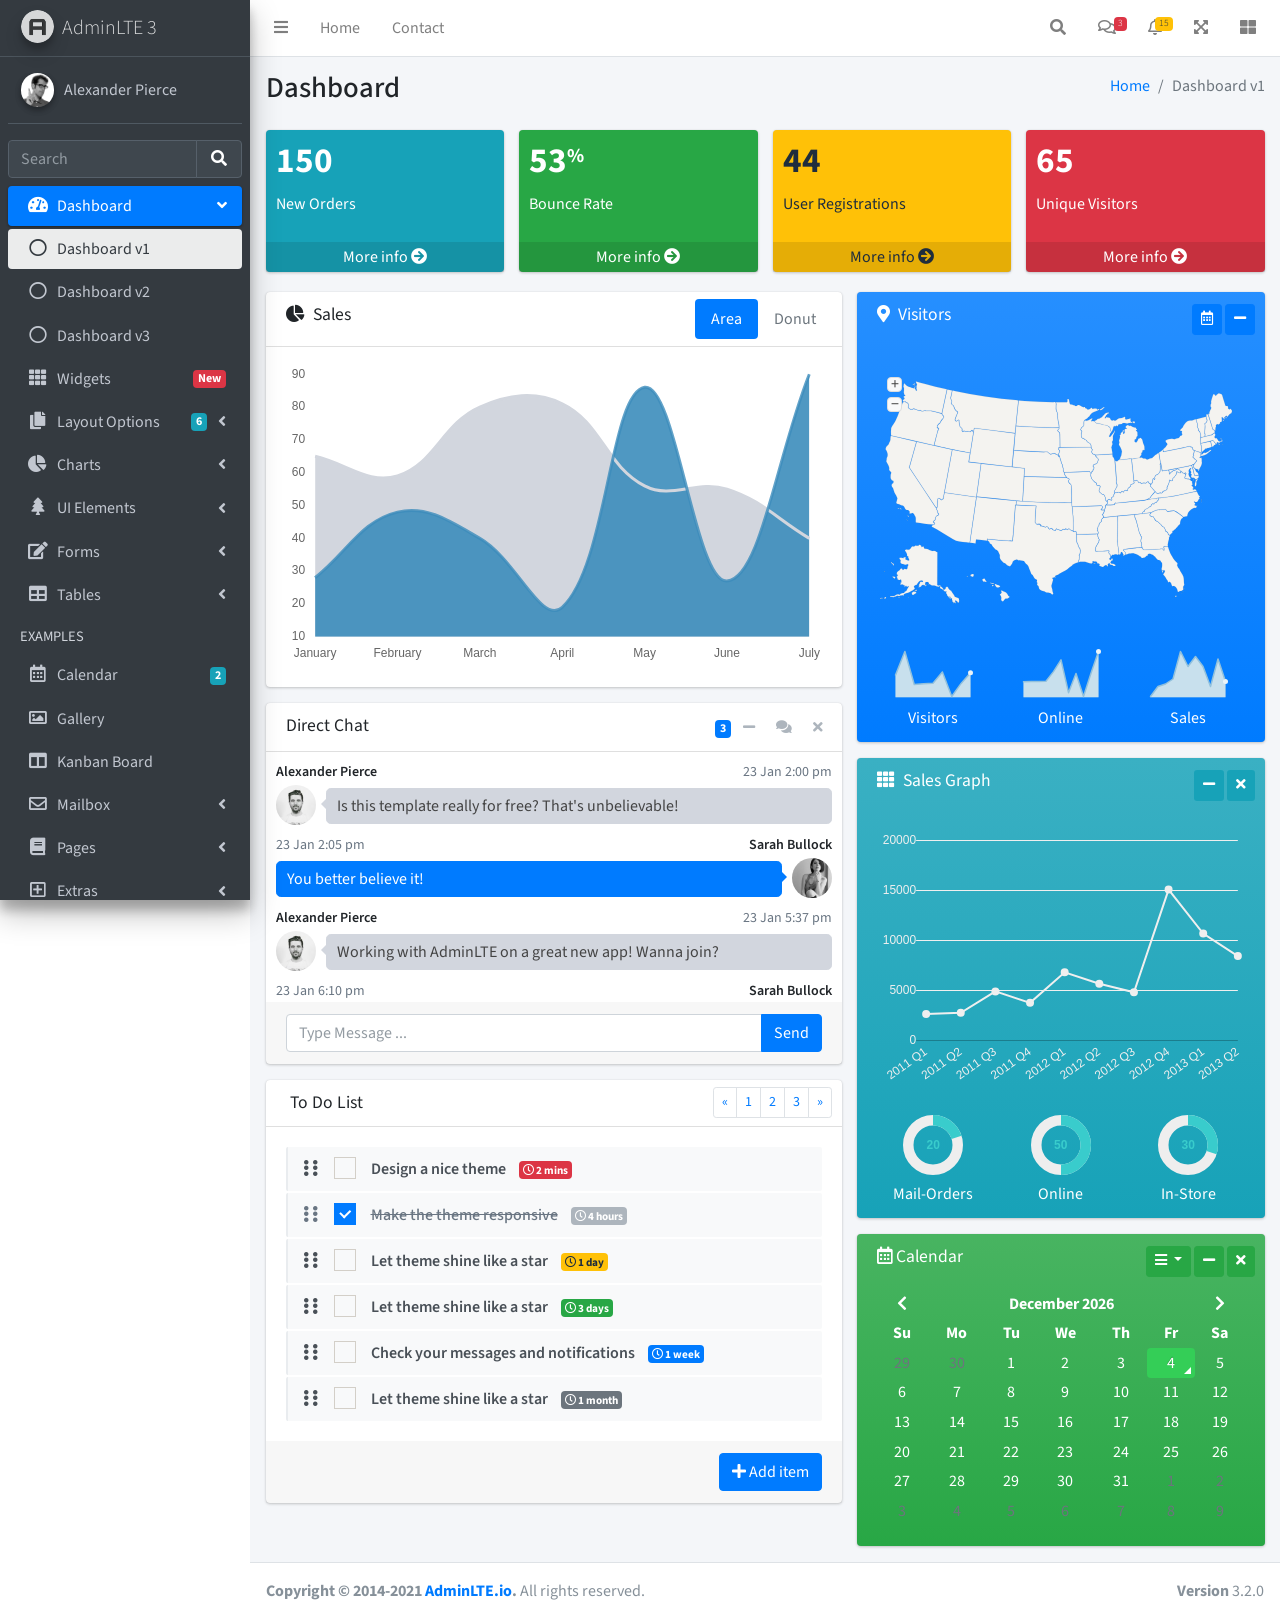
<file: Public/templeates/AdminLTE-3.2.0/index.html>
<!DOCTYPE html>
<html lang="en">
<head>
  <meta charset="utf-8">
  <meta name="viewport" content="width=device-width, initial-scale=1">
  <title>AdminLTE 3 | Dashboard</title>

  <!-- Google Font: Source Sans Pro -->
  <link rel="stylesheet" href="https://fonts.googleapis.com/css?family=Source+Sans+Pro:300,400,400i,700&display=fallback">
  <!-- Font Awesome -->
  <link rel="stylesheet" href="plugins/fontawesome-free/css/all.min.css">
  <!-- Ionicons -->
  <link rel="stylesheet" href="https://code.ionicframework.com/ionicons/2.0.1/css/ionicons.min.css">
  <!-- Tempusdominus Bootstrap 4 -->
  <link rel="stylesheet" href="plugins/tempusdominus-bootstrap-4/css/tempusdominus-bootstrap-4.min.css">
  <!-- iCheck -->
  <link rel="stylesheet" href="plugins/icheck-bootstrap/icheck-bootstrap.min.css">
  <!-- JQVMap -->
  <link rel="stylesheet" href="plugins/jqvmap/jqvmap.min.css">
  <!-- Theme style -->
  <link rel="stylesheet" href="dist/css/adminlte.min.css">
  <!-- overlayScrollbars -->
  <link rel="stylesheet" href="plugins/overlayScrollbars/css/OverlayScrollbars.min.css">
  <!-- Daterange picker -->
  <link rel="stylesheet" href="plugins/daterangepicker/daterangepicker.css">
  <!-- summernote -->
  <link rel="stylesheet" href="plugins/summernote/summernote-bs4.min.css">
</head>
<body class="hold-transition sidebar-mini layout-fixed">
<div class="wrapper">

  <!-- Preloader -->
  <div class="preloader flex-column justify-content-center align-items-center">
    <img class="animation__shake" src="dist/img/AdminLTELogo.png" alt="AdminLTELogo" height="60" width="60">
  </div>

  <!-- Navbar -->
  <nav class="main-header navbar navbar-expand navbar-white navbar-light">
    <!-- Left navbar links -->
    <ul class="navbar-nav">
      <li class="nav-item">
        <a class="nav-link" data-widget="pushmenu" href="#" role="button"><i class="fas fa-bars"></i></a>
      </li>
      <li class="nav-item d-none d-sm-inline-block">
        <a href="index3.html" class="nav-link">Home</a>
      </li>
      <li class="nav-item d-none d-sm-inline-block">
        <a href="#" class="nav-link">Contact</a>
      </li>
    </ul>

    <!-- Right navbar links -->
    <ul class="navbar-nav ml-auto">
      <!-- Navbar Search -->
      <li class="nav-item">
        <a class="nav-link" data-widget="navbar-search" href="#" role="button">
          <i class="fas fa-search"></i>
        </a>
        <div class="navbar-search-block">
          <form class="form-inline">
            <div class="input-group input-group-sm">
              <input class="form-control form-control-navbar" type="search" placeholder="Search" aria-label="Search">
              <div class="input-group-append">
                <button class="btn btn-navbar" type="submit">
                  <i class="fas fa-search"></i>
                </button>
                <button class="btn btn-navbar" type="button" data-widget="navbar-search">
                  <i class="fas fa-times"></i>
                </button>
              </div>
            </div>
          </form>
        </div>
      </li>

      <!-- Messages Dropdown Menu -->
      <li class="nav-item dropdown">
        <a class="nav-link" data-toggle="dropdown" href="#">
          <i class="far fa-comments"></i>
          <span class="badge badge-danger navbar-badge">3</span>
        </a>
        <div class="dropdown-menu dropdown-menu-lg dropdown-menu-right">
          <a href="#" class="dropdown-item">
            <!-- Message Start -->
            <div class="media">
              <img src="dist/img/user1-128x128.jpg" alt="User Avatar" class="img-size-50 mr-3 img-circle">
              <div class="media-body">
                <h3 class="dropdown-item-title">
                  Brad Diesel
                  <span class="float-right text-sm text-danger"><i class="fas fa-star"></i></span>
                </h3>
                <p class="text-sm">Call me whenever you can...</p>
                <p class="text-sm text-muted"><i class="far fa-clock mr-1"></i> 4 Hours Ago</p>
              </div>
            </div>
            <!-- Message End -->
          </a>
          <div class="dropdown-divider"></div>
          <a href="#" class="dropdown-item">
            <!-- Message Start -->
            <div class="media">
              <img src="dist/img/user8-128x128.jpg" alt="User Avatar" class="img-size-50 img-circle mr-3">
              <div class="media-body">
                <h3 class="dropdown-item-title">
                  John Pierce
                  <span class="float-right text-sm text-muted"><i class="fas fa-star"></i></span>
                </h3>
                <p class="text-sm">I got your message bro</p>
                <p class="text-sm text-muted"><i class="far fa-clock mr-1"></i> 4 Hours Ago</p>
              </div>
            </div>
            <!-- Message End -->
          </a>
          <div class="dropdown-divider"></div>
          <a href="#" class="dropdown-item">
            <!-- Message Start -->
            <div class="media">
              <img src="dist/img/user3-128x128.jpg" alt="User Avatar" class="img-size-50 img-circle mr-3">
              <div class="media-body">
                <h3 class="dropdown-item-title">
                  Nora Silvester
                  <span class="float-right text-sm text-warning"><i class="fas fa-star"></i></span>
                </h3>
                <p class="text-sm">The subject goes here</p>
                <p class="text-sm text-muted"><i class="far fa-clock mr-1"></i> 4 Hours Ago</p>
              </div>
            </div>
            <!-- Message End -->
          </a>
          <div class="dropdown-divider"></div>
          <a href="#" class="dropdown-item dropdown-footer">See All Messages</a>
        </div>
      </li>
      <!-- Notifications Dropdown Menu -->
      <li class="nav-item dropdown">
        <a class="nav-link" data-toggle="dropdown" href="#">
          <i class="far fa-bell"></i>
          <span class="badge badge-warning navbar-badge">15</span>
        </a>
        <div class="dropdown-menu dropdown-menu-lg dropdown-menu-right">
          <span class="dropdown-item dropdown-header">15 Notifications</span>
          <div class="dropdown-divider"></div>
          <a href="#" class="dropdown-item">
            <i class="fas fa-envelope mr-2"></i> 4 new messages
            <span class="float-right text-muted text-sm">3 mins</span>
          </a>
          <div class="dropdown-divider"></div>
          <a href="#" class="dropdown-item">
            <i class="fas fa-users mr-2"></i> 8 friend requests
            <span class="float-right text-muted text-sm">12 hours</span>
          </a>
          <div class="dropdown-divider"></div>
          <a href="#" class="dropdown-item">
            <i class="fas fa-file mr-2"></i> 3 new reports
            <span class="float-right text-muted text-sm">2 days</span>
          </a>
          <div class="dropdown-divider"></div>
          <a href="#" class="dropdown-item dropdown-footer">See All Notifications</a>
        </div>
      </li>
      <li class="nav-item">
        <a class="nav-link" data-widget="fullscreen" href="#" role="button">
          <i class="fas fa-expand-arrows-alt"></i>
        </a>
      </li>
      <li class="nav-item">
        <a class="nav-link" data-widget="control-sidebar" data-controlsidebar-slide="true" href="#" role="button">
          <i class="fas fa-th-large"></i>
        </a>
      </li>
    </ul>
  </nav>
  <!-- /.navbar -->

  <!-- Main Sidebar Container -->
  <aside class="main-sidebar sidebar-dark-primary elevation-4">
    <!-- Brand Logo -->
    <a href="index3.html" class="brand-link">
      <img src="dist/img/AdminLTELogo.png" alt="AdminLTE Logo" class="brand-image img-circle elevation-3" style="opacity: .8">
      <span class="brand-text font-weight-light">AdminLTE 3</span>
    </a>

    <!-- Sidebar -->
    <div class="sidebar">
      <!-- Sidebar user panel (optional) -->
      <div class="user-panel mt-3 pb-3 mb-3 d-flex">
        <div class="image">
          <img src="dist/img/user2-160x160.jpg" class="img-circle elevation-2" alt="User Image">
        </div>
        <div class="info">
          <a href="#" class="d-block">Alexander Pierce</a>
        </div>
      </div>

      <!-- SidebarSearch Form -->
      <div class="form-inline">
        <div class="input-group" data-widget="sidebar-search">
          <input class="form-control form-control-sidebar" type="search" placeholder="Search" aria-label="Search">
          <div class="input-group-append">
            <button class="btn btn-sidebar">
              <i class="fas fa-search fa-fw"></i>
            </button>
          </div>
        </div>
      </div>

      <!-- Sidebar Menu -->
      <nav class="mt-2">
        <ul class="nav nav-pills nav-sidebar flex-column" data-widget="treeview" role="menu" data-accordion="false">
          <!-- Add icons to the links using the .nav-icon class
               with font-awesome or any other icon font library -->
          <li class="nav-item menu-open">
            <a href="#" class="nav-link active">
              <i class="nav-icon fas fa-tachometer-alt"></i>
              <p>
                Dashboard
                <i class="right fas fa-angle-left"></i>
              </p>
            </a>
            <ul class="nav nav-treeview">
              <li class="nav-item">
                <a href="./index.html" class="nav-link active">
                  <i class="far fa-circle nav-icon"></i>
                  <p>Dashboard v1</p>
                </a>
              </li>
              <li class="nav-item">
                <a href="./index2.html" class="nav-link">
                  <i class="far fa-circle nav-icon"></i>
                  <p>Dashboard v2</p>
                </a>
              </li>
              <li class="nav-item">
                <a href="./index3.html" class="nav-link">
                  <i class="far fa-circle nav-icon"></i>
                  <p>Dashboard v3</p>
                </a>
              </li>
            </ul>
          </li>
          <li class="nav-item">
            <a href="pages/widgets.html" class="nav-link">
              <i class="nav-icon fas fa-th"></i>
              <p>
                Widgets
                <span class="right badge badge-danger">New</span>
              </p>
            </a>
          </li>
          <li class="nav-item">
            <a href="#" class="nav-link">
              <i class="nav-icon fas fa-copy"></i>
              <p>
                Layout Options
                <i class="fas fa-angle-left right"></i>
                <span class="badge badge-info right">6</span>
              </p>
            </a>
            <ul class="nav nav-treeview">
              <li class="nav-item">
                <a href="pages/layout/top-nav.html" class="nav-link">
                  <i class="far fa-circle nav-icon"></i>
                  <p>Top Navigation</p>
                </a>
              </li>
              <li class="nav-item">
                <a href="pages/layout/top-nav-sidebar.html" class="nav-link">
                  <i class="far fa-circle nav-icon"></i>
                  <p>Top Navigation + Sidebar</p>
                </a>
              </li>
              <li class="nav-item">
                <a href="pages/layout/boxed.html" class="nav-link">
                  <i class="far fa-circle nav-icon"></i>
                  <p>Boxed</p>
                </a>
              </li>
              <li class="nav-item">
                <a href="pages/layout/fixed-sidebar.html" class="nav-link">
                  <i class="far fa-circle nav-icon"></i>
                  <p>Fixed Sidebar</p>
                </a>
              </li>
              <li class="nav-item">
                <a href="pages/layout/fixed-sidebar-custom.html" class="nav-link">
                  <i class="far fa-circle nav-icon"></i>
                  <p>Fixed Sidebar <small>+ Custom Area</small></p>
                </a>
              </li>
              <li class="nav-item">
                <a href="pages/layout/fixed-topnav.html" class="nav-link">
                  <i class="far fa-circle nav-icon"></i>
                  <p>Fixed Navbar</p>
                </a>
              </li>
              <li class="nav-item">
                <a href="pages/layout/fixed-footer.html" class="nav-link">
                  <i class="far fa-circle nav-icon"></i>
                  <p>Fixed Footer</p>
                </a>
              </li>
              <li class="nav-item">
                <a href="pages/layout/collapsed-sidebar.html" class="nav-link">
                  <i class="far fa-circle nav-icon"></i>
                  <p>Collapsed Sidebar</p>
                </a>
              </li>
            </ul>
          </li>
          <li class="nav-item">
            <a href="#" class="nav-link">
              <i class="nav-icon fas fa-chart-pie"></i>
              <p>
                Charts
                <i class="right fas fa-angle-left"></i>
              </p>
            </a>
            <ul class="nav nav-treeview">
              <li class="nav-item">
                <a href="pages/charts/chartjs.html" class="nav-link">
                  <i class="far fa-circle nav-icon"></i>
                  <p>ChartJS</p>
                </a>
              </li>
              <li class="nav-item">
                <a href="pages/charts/flot.html" class="nav-link">
                  <i class="far fa-circle nav-icon"></i>
                  <p>Flot</p>
                </a>
              </li>
              <li class="nav-item">
                <a href="pages/charts/inline.html" class="nav-link">
                  <i class="far fa-circle nav-icon"></i>
                  <p>Inline</p>
                </a>
              </li>
              <li class="nav-item">
                <a href="pages/charts/uplot.html" class="nav-link">
                  <i class="far fa-circle nav-icon"></i>
                  <p>uPlot</p>
                </a>
              </li>
            </ul>
          </li>
          <li class="nav-item">
            <a href="#" class="nav-link">
              <i class="nav-icon fas fa-tree"></i>
              <p>
                UI Elements
                <i class="fas fa-angle-left right"></i>
              </p>
            </a>
            <ul class="nav nav-treeview">
              <li class="nav-item">
                <a href="pages/UI/general.html" class="nav-link">
                  <i class="far fa-circle nav-icon"></i>
                  <p>General</p>
                </a>
              </li>
              <li class="nav-item">
                <a href="pages/UI/icons.html" class="nav-link">
                  <i class="far fa-circle nav-icon"></i>
                  <p>Icons</p>
                </a>
              </li>
              <li class="nav-item">
                <a href="pages/UI/buttons.html" class="nav-link">
                  <i class="far fa-circle nav-icon"></i>
                  <p>Buttons</p>
                </a>
              </li>
              <li class="nav-item">
                <a href="pages/UI/sliders.html" class="nav-link">
                  <i class="far fa-circle nav-icon"></i>
                  <p>Sliders</p>
                </a>
              </li>
              <li class="nav-item">
                <a href="pages/UI/modals.html" class="nav-link">
                  <i class="far fa-circle nav-icon"></i>
                  <p>Modals & Alerts</p>
                </a>
              </li>
              <li class="nav-item">
                <a href="pages/UI/navbar.html" class="nav-link">
                  <i class="far fa-circle nav-icon"></i>
                  <p>Navbar & Tabs</p>
                </a>
              </li>
              <li class="nav-item">
                <a href="pages/UI/timeline.html" class="nav-link">
                  <i class="far fa-circle nav-icon"></i>
                  <p>Timeline</p>
                </a>
              </li>
              <li class="nav-item">
                <a href="pages/UI/ribbons.html" class="nav-link">
                  <i class="far fa-circle nav-icon"></i>
                  <p>Ribbons</p>
                </a>
              </li>
            </ul>
          </li>
          <li class="nav-item">
            <a href="#" class="nav-link">
              <i class="nav-icon fas fa-edit"></i>
              <p>
                Forms
                <i class="fas fa-angle-left right"></i>
              </p>
            </a>
            <ul class="nav nav-treeview">
              <li class="nav-item">
                <a href="pages/forms/general.html" class="nav-link">
                  <i class="far fa-circle nav-icon"></i>
                  <p>General Elements</p>
                </a>
              </li>
              <li class="nav-item">
                <a href="pages/forms/advanced.html" class="nav-link">
                  <i class="far fa-circle nav-icon"></i>
                  <p>Advanced Elements</p>
                </a>
              </li>
              <li class="nav-item">
                <a href="pages/forms/editors.html" class="nav-link">
                  <i class="far fa-circle nav-icon"></i>
                  <p>Editors</p>
                </a>
              </li>
              <li class="nav-item">
                <a href="pages/forms/validation.html" class="nav-link">
                  <i class="far fa-circle nav-icon"></i>
                  <p>Validation</p>
                </a>
              </li>
            </ul>
          </li>
          <li class="nav-item">
            <a href="#" class="nav-link">
              <i class="nav-icon fas fa-table"></i>
              <p>
                Tables
                <i class="fas fa-angle-left right"></i>
              </p>
            </a>
            <ul class="nav nav-treeview">
              <li class="nav-item">
                <a href="pages/tables/simple.html" class="nav-link">
                  <i class="far fa-circle nav-icon"></i>
                  <p>Simple Tables</p>
                </a>
              </li>
              <li class="nav-item">
                <a href="pages/tables/data.html" class="nav-link">
                  <i class="far fa-circle nav-icon"></i>
                  <p>DataTables</p>
                </a>
              </li>
              <li class="nav-item">
                <a href="pages/tables/jsgrid.html" class="nav-link">
                  <i class="far fa-circle nav-icon"></i>
                  <p>jsGrid</p>
                </a>
              </li>
            </ul>
          </li>
          <li class="nav-header">EXAMPLES</li>
          <li class="nav-item">
            <a href="pages/calendar.html" class="nav-link">
              <i class="nav-icon far fa-calendar-alt"></i>
              <p>
                Calendar
                <span class="badge badge-info right">2</span>
              </p>
            </a>
          </li>
          <li class="nav-item">
            <a href="pages/gallery.html" class="nav-link">
              <i class="nav-icon far fa-image"></i>
              <p>
                Gallery
              </p>
            </a>
          </li>
          <li class="nav-item">
            <a href="pages/kanban.html" class="nav-link">
              <i class="nav-icon fas fa-columns"></i>
              <p>
                Kanban Board
              </p>
            </a>
          </li>
          <li class="nav-item">
            <a href="#" class="nav-link">
              <i class="nav-icon far fa-envelope"></i>
              <p>
                Mailbox
                <i class="fas fa-angle-left right"></i>
              </p>
            </a>
            <ul class="nav nav-treeview">
              <li class="nav-item">
                <a href="pages/mailbox/mailbox.html" class="nav-link">
                  <i class="far fa-circle nav-icon"></i>
                  <p>Inbox</p>
                </a>
              </li>
              <li class="nav-item">
                <a href="pages/mailbox/compose.html" class="nav-link">
                  <i class="far fa-circle nav-icon"></i>
                  <p>Compose</p>
                </a>
              </li>
              <li class="nav-item">
                <a href="pages/mailbox/read-mail.html" class="nav-link">
                  <i class="far fa-circle nav-icon"></i>
                  <p>Read</p>
                </a>
              </li>
            </ul>
          </li>
          <li class="nav-item">
            <a href="#" class="nav-link">
              <i class="nav-icon fas fa-book"></i>
              <p>
                Pages
                <i class="fas fa-angle-left right"></i>
              </p>
            </a>
            <ul class="nav nav-treeview">
              <li class="nav-item">
                <a href="pages/examples/invoice.html" class="nav-link">
                  <i class="far fa-circle nav-icon"></i>
                  <p>Invoice</p>
                </a>
              </li>
              <li class="nav-item">
                <a href="pages/examples/profile.html" class="nav-link">
                  <i class="far fa-circle nav-icon"></i>
                  <p>Profile</p>
                </a>
              </li>
              <li class="nav-item">
                <a href="pages/examples/e-commerce.html" class="nav-link">
                  <i class="far fa-circle nav-icon"></i>
                  <p>E-commerce</p>
                </a>
              </li>
              <li class="nav-item">
                <a href="pages/examples/projects.html" class="nav-link">
                  <i class="far fa-circle nav-icon"></i>
                  <p>Projects</p>
                </a>
              </li>
              <li class="nav-item">
                <a href="pages/examples/project-add.html" class="nav-link">
                  <i class="far fa-circle nav-icon"></i>
                  <p>Project Add</p>
                </a>
              </li>
              <li class="nav-item">
                <a href="pages/examples/project-edit.html" class="nav-link">
                  <i class="far fa-circle nav-icon"></i>
                  <p>Project Edit</p>
                </a>
              </li>
              <li class="nav-item">
                <a href="pages/examples/project-detail.html" class="nav-link">
                  <i class="far fa-circle nav-icon"></i>
                  <p>Project Detail</p>
                </a>
              </li>
              <li class="nav-item">
                <a href="pages/examples/contacts.html" class="nav-link">
                  <i class="far fa-circle nav-icon"></i>
                  <p>Contacts</p>
                </a>
              </li>
              <li class="nav-item">
                <a href="pages/examples/faq.html" class="nav-link">
                  <i class="far fa-circle nav-icon"></i>
                  <p>FAQ</p>
                </a>
              </li>
              <li class="nav-item">
                <a href="pages/examples/contact-us.html" class="nav-link">
                  <i class="far fa-circle nav-icon"></i>
                  <p>Contact us</p>
                </a>
              </li>
            </ul>
          </li>
          <li class="nav-item">
            <a href="#" class="nav-link">
              <i class="nav-icon far fa-plus-square"></i>
              <p>
                Extras
                <i class="fas fa-angle-left right"></i>
              </p>
            </a>
            <ul class="nav nav-treeview">
              <li class="nav-item">
                <a href="#" class="nav-link">
                  <i class="far fa-circle nav-icon"></i>
                  <p>
                    Login & Register v1
                    <i class="fas fa-angle-left right"></i>
                  </p>
                </a>
                <ul class="nav nav-treeview">
                  <li class="nav-item">
                    <a href="pages/examples/login.html" class="nav-link">
                      <i class="far fa-circle nav-icon"></i>
                      <p>Login v1</p>
                    </a>
                  </li>
                  <li class="nav-item">
                    <a href="pages/examples/register.html" class="nav-link">
                      <i class="far fa-circle nav-icon"></i>
                      <p>Register v1</p>
                    </a>
                  </li>
                  <li class="nav-item">
                    <a href="pages/examples/forgot-password.html" class="nav-link">
                      <i class="far fa-circle nav-icon"></i>
                      <p>Forgot Password v1</p>
                    </a>
                  </li>
                  <li class="nav-item">
                    <a href="pages/examples/recover-password.html" class="nav-link">
                      <i class="far fa-circle nav-icon"></i>
                      <p>Recover Password v1</p>
                    </a>
                  </li>
                </ul>
              </li>
              <li class="nav-item">
                <a href="#" class="nav-link">
                  <i class="far fa-circle nav-icon"></i>
                  <p>
                    Login & Register v2
                    <i class="fas fa-angle-left right"></i>
                  </p>
                </a>
                <ul class="nav nav-treeview">
                  <li class="nav-item">
                    <a href="pages/examples/login-v2.html" class="nav-link">
                      <i class="far fa-circle nav-icon"></i>
                      <p>Login v2</p>
                    </a>
                  </li>
                  <li class="nav-item">
                    <a href="pages/examples/register-v2.html" class="nav-link">
                      <i class="far fa-circle nav-icon"></i>
                      <p>Register v2</p>
                    </a>
                  </li>
                  <li class="nav-item">
                    <a href="pages/examples/forgot-password-v2.html" class="nav-link">
                      <i class="far fa-circle nav-icon"></i>
                      <p>Forgot Password v2</p>
                    </a>
                  </li>
                  <li class="nav-item">
                    <a href="pages/examples/recover-password-v2.html" class="nav-link">
                      <i class="far fa-circle nav-icon"></i>
                      <p>Recover Password v2</p>
                    </a>
                  </li>
                </ul>
              </li>
              <li class="nav-item">
                <a href="pages/examples/lockscreen.html" class="nav-link">
                  <i class="far fa-circle nav-icon"></i>
                  <p>Lockscreen</p>
                </a>
              </li>
              <li class="nav-item">
                <a href="pages/examples/legacy-user-menu.html" class="nav-link">
                  <i class="far fa-circle nav-icon"></i>
                  <p>Legacy User Menu</p>
                </a>
              </li>
              <li class="nav-item">
                <a href="pages/examples/language-menu.html" class="nav-link">
                  <i class="far fa-circle nav-icon"></i>
                  <p>Language Menu</p>
                </a>
              </li>
              <li class="nav-item">
                <a href="pages/examples/404.html" class="nav-link">
                  <i class="far fa-circle nav-icon"></i>
                  <p>Error 404</p>
                </a>
              </li>
              <li class="nav-item">
                <a href="pages/examples/500.html" class="nav-link">
                  <i class="far fa-circle nav-icon"></i>
                  <p>Error 500</p>
                </a>
              </li>
              <li class="nav-item">
                <a href="pages/examples/pace.html" class="nav-link">
                  <i class="far fa-circle nav-icon"></i>
                  <p>Pace</p>
                </a>
              </li>
              <li class="nav-item">
                <a href="pages/examples/blank.html" class="nav-link">
                  <i class="far fa-circle nav-icon"></i>
                  <p>Blank Page</p>
                </a>
              </li>
              <li class="nav-item">
                <a href="starter.html" class="nav-link">
                  <i class="far fa-circle nav-icon"></i>
                  <p>Starter Page</p>
                </a>
              </li>
            </ul>
          </li>
          <li class="nav-item">
            <a href="#" class="nav-link">
              <i class="nav-icon fas fa-search"></i>
              <p>
                Search
                <i class="fas fa-angle-left right"></i>
              </p>
            </a>
            <ul class="nav nav-treeview">
              <li class="nav-item">
                <a href="pages/search/simple.html" class="nav-link">
                  <i class="far fa-circle nav-icon"></i>
                  <p>Simple Search</p>
                </a>
              </li>
              <li class="nav-item">
                <a href="pages/search/enhanced.html" class="nav-link">
                  <i class="far fa-circle nav-icon"></i>
                  <p>Enhanced</p>
                </a>
              </li>
            </ul>
          </li>
          <li class="nav-header">MISCELLANEOUS</li>
          <li class="nav-item">
            <a href="iframe.html" class="nav-link">
              <i class="nav-icon fas fa-ellipsis-h"></i>
              <p>Tabbed IFrame Plugin</p>
            </a>
          </li>
          <li class="nav-item">
            <a href="https://adminlte.io/docs/3.1/" class="nav-link">
              <i class="nav-icon fas fa-file"></i>
              <p>Documentation</p>
            </a>
          </li>
          <li class="nav-header">MULTI LEVEL EXAMPLE</li>
          <li class="nav-item">
            <a href="#" class="nav-link">
              <i class="fas fa-circle nav-icon"></i>
              <p>Level 1</p>
            </a>
          </li>
          <li class="nav-item">
            <a href="#" class="nav-link">
              <i class="nav-icon fas fa-circle"></i>
              <p>
                Level 1
                <i class="right fas fa-angle-left"></i>
              </p>
            </a>
            <ul class="nav nav-treeview">
              <li class="nav-item">
                <a href="#" class="nav-link">
                  <i class="far fa-circle nav-icon"></i>
                  <p>Level 2</p>
                </a>
              </li>
              <li class="nav-item">
                <a href="#" class="nav-link">
                  <i class="far fa-circle nav-icon"></i>
                  <p>
                    Level 2
                    <i class="right fas fa-angle-left"></i>
                  </p>
                </a>
                <ul class="nav nav-treeview">
                  <li class="nav-item">
                    <a href="#" class="nav-link">
                      <i class="far fa-dot-circle nav-icon"></i>
                      <p>Level 3</p>
                    </a>
                  </li>
                  <li class="nav-item">
                    <a href="#" class="nav-link">
                      <i class="far fa-dot-circle nav-icon"></i>
                      <p>Level 3</p>
                    </a>
                  </li>
                  <li class="nav-item">
                    <a href="#" class="nav-link">
                      <i class="far fa-dot-circle nav-icon"></i>
                      <p>Level 3</p>
                    </a>
                  </li>
                </ul>
              </li>
              <li class="nav-item">
                <a href="#" class="nav-link">
                  <i class="far fa-circle nav-icon"></i>
                  <p>Level 2</p>
                </a>
              </li>
            </ul>
          </li>
          <li class="nav-item">
            <a href="#" class="nav-link">
              <i class="fas fa-circle nav-icon"></i>
              <p>Level 1</p>
            </a>
          </li>
          <li class="nav-header">LABELS</li>
          <li class="nav-item">
            <a href="#" class="nav-link">
              <i class="nav-icon far fa-circle text-danger"></i>
              <p class="text">Important</p>
            </a>
          </li>
          <li class="nav-item">
            <a href="#" class="nav-link">
              <i class="nav-icon far fa-circle text-warning"></i>
              <p>Warning</p>
            </a>
          </li>
          <li class="nav-item">
            <a href="#" class="nav-link">
              <i class="nav-icon far fa-circle text-info"></i>
              <p>Informational</p>
            </a>
          </li>
        </ul>
      </nav>
      <!-- /.sidebar-menu -->
    </div>
    <!-- /.sidebar -->
  </aside>

  <!-- Content Wrapper. Contains page content -->
  <div class="content-wrapper">
    <!-- Content Header (Page header) -->
    <div class="content-header">
      <div class="container-fluid">
        <div class="row mb-2">
          <div class="col-sm-6">
            <h1 class="m-0">Dashboard</h1>
          </div><!-- /.col -->
          <div class="col-sm-6">
            <ol class="breadcrumb float-sm-right">
              <li class="breadcrumb-item"><a href="#">Home</a></li>
              <li class="breadcrumb-item active">Dashboard v1</li>
            </ol>
          </div><!-- /.col -->
        </div><!-- /.row -->
      </div><!-- /.container-fluid -->
    </div>
    <!-- /.content-header -->

    <!-- Main content -->
    <section class="content">
      <div class="container-fluid">
        <!-- Small boxes (Stat box) -->
        <div class="row">
          <div class="col-lg-3 col-6">
            <!-- small box -->
            <div class="small-box bg-info">
              <div class="inner">
                <h3>150</h3>

                <p>New Orders</p>
              </div>
              <div class="icon">
                <i class="ion ion-bag"></i>
              </div>
              <a href="#" class="small-box-footer">More info <i class="fas fa-arrow-circle-right"></i></a>
            </div>
          </div>
          <!-- ./col -->
          <div class="col-lg-3 col-6">
            <!-- small box -->
            <div class="small-box bg-success">
              <div class="inner">
                <h3>53<sup style="font-size: 20px">%</sup></h3>

                <p>Bounce Rate</p>
              </div>
              <div class="icon">
                <i class="ion ion-stats-bars"></i>
              </div>
              <a href="#" class="small-box-footer">More info <i class="fas fa-arrow-circle-right"></i></a>
            </div>
          </div>
          <!-- ./col -->
          <div class="col-lg-3 col-6">
            <!-- small box -->
            <div class="small-box bg-warning">
              <div class="inner">
                <h3>44</h3>

                <p>User Registrations</p>
              </div>
              <div class="icon">
                <i class="ion ion-person-add"></i>
              </div>
              <a href="#" class="small-box-footer">More info <i class="fas fa-arrow-circle-right"></i></a>
            </div>
          </div>
          <!-- ./col -->
          <div class="col-lg-3 col-6">
            <!-- small box -->
            <div class="small-box bg-danger">
              <div class="inner">
                <h3>65</h3>

                <p>Unique Visitors</p>
              </div>
              <div class="icon">
                <i class="ion ion-pie-graph"></i>
              </div>
              <a href="#" class="small-box-footer">More info <i class="fas fa-arrow-circle-right"></i></a>
            </div>
          </div>
          <!-- ./col -->
        </div>
        <!-- /.row -->
        <!-- Main row -->
        <div class="row">
          <!-- Left col -->
          <section class="col-lg-7 connectedSortable">
            <!-- Custom tabs (Charts with tabs)-->
            <div class="card">
              <div class="card-header">
                <h3 class="card-title">
                  <i class="fas fa-chart-pie mr-1"></i>
                  Sales
                </h3>
                <div class="card-tools">
                  <ul class="nav nav-pills ml-auto">
                    <li class="nav-item">
                      <a class="nav-link active" href="#revenue-chart" data-toggle="tab">Area</a>
                    </li>
                    <li class="nav-item">
                      <a class="nav-link" href="#sales-chart" data-toggle="tab">Donut</a>
                    </li>
                  </ul>
                </div>
              </div><!-- /.card-header -->
              <div class="card-body">
                <div class="tab-content p-0">
                  <!-- Morris chart - Sales -->
                  <div class="chart tab-pane active" id="revenue-chart"
                       style="position: relative; height: 300px;">
                      <canvas id="revenue-chart-canvas" height="300" style="height: 300px;"></canvas>
                   </div>
                  <div class="chart tab-pane" id="sales-chart" style="position: relative; height: 300px;">
                    <canvas id="sales-chart-canvas" height="300" style="height: 300px;"></canvas>
                  </div>
                </div>
              </div><!-- /.card-body -->
            </div>
            <!-- /.card -->

            <!-- DIRECT CHAT -->
            <div class="card direct-chat direct-chat-primary">
              <div class="card-header">
                <h3 class="card-title">Direct Chat</h3>

                <div class="card-tools">
                  <span title="3 New Messages" class="badge badge-primary">3</span>
                  <button type="button" class="btn btn-tool" data-card-widget="collapse">
                    <i class="fas fa-minus"></i>
                  </button>
                  <button type="button" class="btn btn-tool" title="Contacts" data-widget="chat-pane-toggle">
                    <i class="fas fa-comments"></i>
                  </button>
                  <button type="button" class="btn btn-tool" data-card-widget="remove">
                    <i class="fas fa-times"></i>
                  </button>
                </div>
              </div>
              <!-- /.card-header -->
              <div class="card-body">
                <!-- Conversations are loaded here -->
                <div class="direct-chat-messages">
                  <!-- Message. Default to the left -->
                  <div class="direct-chat-msg">
                    <div class="direct-chat-infos clearfix">
                      <span class="direct-chat-name float-left">Alexander Pierce</span>
                      <span class="direct-chat-timestamp float-right">23 Jan 2:00 pm</span>
                    </div>
                    <!-- /.direct-chat-infos -->
                    <img class="direct-chat-img" src="dist/img/user1-128x128.jpg" alt="message user image">
                    <!-- /.direct-chat-img -->
                    <div class="direct-chat-text">
                      Is this template really for free? That's unbelievable!
                    </div>
                    <!-- /.direct-chat-text -->
                  </div>
                  <!-- /.direct-chat-msg -->

                  <!-- Message to the right -->
                  <div class="direct-chat-msg right">
                    <div class="direct-chat-infos clearfix">
                      <span class="direct-chat-name float-right">Sarah Bullock</span>
                      <span class="direct-chat-timestamp float-left">23 Jan 2:05 pm</span>
                    </div>
                    <!-- /.direct-chat-infos -->
                    <img class="direct-chat-img" src="dist/img/user3-128x128.jpg" alt="message user image">
                    <!-- /.direct-chat-img -->
                    <div class="direct-chat-text">
                      You better believe it!
                    </div>
                    <!-- /.direct-chat-text -->
                  </div>
                  <!-- /.direct-chat-msg -->

                  <!-- Message. Default to the left -->
                  <div class="direct-chat-msg">
                    <div class="direct-chat-infos clearfix">
                      <span class="direct-chat-name float-left">Alexander Pierce</span>
                      <span class="direct-chat-timestamp float-right">23 Jan 5:37 pm</span>
                    </div>
                    <!-- /.direct-chat-infos -->
                    <img class="direct-chat-img" src="dist/img/user1-128x128.jpg" alt="message user image">
                    <!-- /.direct-chat-img -->
                    <div class="direct-chat-text">
                      Working with AdminLTE on a great new app! Wanna join?
                    </div>
                    <!-- /.direct-chat-text -->
                  </div>
                  <!-- /.direct-chat-msg -->

                  <!-- Message to the right -->
                  <div class="direct-chat-msg right">
                    <div class="direct-chat-infos clearfix">
                      <span class="direct-chat-name float-right">Sarah Bullock</span>
                      <span class="direct-chat-timestamp float-left">23 Jan 6:10 pm</span>
                    </div>
                    <!-- /.direct-chat-infos -->
                    <img class="direct-chat-img" src="dist/img/user3-128x128.jpg" alt="message user image">
                    <!-- /.direct-chat-img -->
                    <div class="direct-chat-text">
                      I would love to.
                    </div>
                    <!-- /.direct-chat-text -->
                  </div>
                  <!-- /.direct-chat-msg -->

                </div>
                <!--/.direct-chat-messages-->

                <!-- Contacts are loaded here -->
                <div class="direct-chat-contacts">
                  <ul class="contacts-list">
                    <li>
                      <a href="#">
                        <img class="contacts-list-img" src="dist/img/user1-128x128.jpg" alt="User Avatar">

                        <div class="contacts-list-info">
                          <span class="contacts-list-name">
                            Count Dracula
                            <small class="contacts-list-date float-right">2/28/2015</small>
                          </span>
                          <span class="contacts-list-msg">How have you been? I was...</span>
                        </div>
                        <!-- /.contacts-list-info -->
                      </a>
                    </li>
                    <!-- End Contact Item -->
                    <li>
                      <a href="#">
                        <img class="contacts-list-img" src="dist/img/user7-128x128.jpg" alt="User Avatar">

                        <div class="contacts-list-info">
                          <span class="contacts-list-name">
                            Sarah Doe
                            <small class="contacts-list-date float-right">2/23/2015</small>
                          </span>
                          <span class="contacts-list-msg">I will be waiting for...</span>
                        </div>
                        <!-- /.contacts-list-info -->
                      </a>
                    </li>
                    <!-- End Contact Item -->
                    <li>
                      <a href="#">
                        <img class="contacts-list-img" src="dist/img/user3-128x128.jpg" alt="User Avatar">

                        <div class="contacts-list-info">
                          <span class="contacts-list-name">
                            Nadia Jolie
                            <small class="contacts-list-date float-right">2/20/2015</small>
                          </span>
                          <span class="contacts-list-msg">I'll call you back at...</span>
                        </div>
                        <!-- /.contacts-list-info -->
                      </a>
                    </li>
                    <!-- End Contact Item -->
                    <li>
                      <a href="#">
                        <img class="contacts-list-img" src="dist/img/user5-128x128.jpg" alt="User Avatar">

                        <div class="contacts-list-info">
                          <span class="contacts-list-name">
                            Nora S. Vans
                            <small class="contacts-list-date float-right">2/10/2015</small>
                          </span>
                          <span class="contacts-list-msg">Where is your new...</span>
                        </div>
                        <!-- /.contacts-list-info -->
                      </a>
                    </li>
                    <!-- End Contact Item -->
                    <li>
                      <a href="#">
                        <img class="contacts-list-img" src="dist/img/user6-128x128.jpg" alt="User Avatar">

                        <div class="contacts-list-info">
                          <span class="contacts-list-name">
                            John K.
                            <small class="contacts-list-date float-right">1/27/2015</small>
                          </span>
                          <span class="contacts-list-msg">Can I take a look at...</span>
                        </div>
                        <!-- /.contacts-list-info -->
                      </a>
                    </li>
                    <!-- End Contact Item -->
                    <li>
                      <a href="#">
                        <img class="contacts-list-img" src="dist/img/user8-128x128.jpg" alt="User Avatar">

                        <div class="contacts-list-info">
                          <span class="contacts-list-name">
                            Kenneth M.
                            <small class="contacts-list-date float-right">1/4/2015</small>
                          </span>
                          <span class="contacts-list-msg">Never mind I found...</span>
                        </div>
                        <!-- /.contacts-list-info -->
                      </a>
                    </li>
                    <!-- End Contact Item -->
                  </ul>
                  <!-- /.contacts-list -->
                </div>
                <!-- /.direct-chat-pane -->
              </div>
              <!-- /.card-body -->
              <div class="card-footer">
                <form action="#" method="post">
                  <div class="input-group">
                    <input type="text" name="message" placeholder="Type Message ..." class="form-control">
                    <span class="input-group-append">
                      <button type="button" class="btn btn-primary">Send</button>
                    </span>
                  </div>
                </form>
              </div>
              <!-- /.card-footer-->
            </div>
            <!--/.direct-chat -->

            <!-- TO DO List -->
            <div class="card">
              <div class="card-header">
                <h3 class="card-title">
                  <i class="ion ion-clipboard mr-1"></i>
                  To Do List
                </h3>

                <div class="card-tools">
                  <ul class="pagination pagination-sm">
                    <li class="page-item"><a href="#" class="page-link">&laquo;</a></li>
                    <li class="page-item"><a href="#" class="page-link">1</a></li>
                    <li class="page-item"><a href="#" class="page-link">2</a></li>
                    <li class="page-item"><a href="#" class="page-link">3</a></li>
                    <li class="page-item"><a href="#" class="page-link">&raquo;</a></li>
                  </ul>
                </div>
              </div>
              <!-- /.card-header -->
              <div class="card-body">
                <ul class="todo-list" data-widget="todo-list">
                  <li>
                    <!-- drag handle -->
                    <span class="handle">
                      <i class="fas fa-ellipsis-v"></i>
                      <i class="fas fa-ellipsis-v"></i>
                    </span>
                    <!-- checkbox -->
                    <div  class="icheck-primary d-inline ml-2">
                      <input type="checkbox" value="" name="todo1" id="todoCheck1">
                      <label for="todoCheck1"></label>
                    </div>
                    <!-- todo text -->
                    <span class="text">Design a nice theme</span>
                    <!-- Emphasis label -->
                    <small class="badge badge-danger"><i class="far fa-clock"></i> 2 mins</small>
                    <!-- General tools such as edit or delete-->
                    <div class="tools">
                      <i class="fas fa-edit"></i>
                      <i class="fas fa-trash-o"></i>
                    </div>
                  </li>
                  <li>
                    <span class="handle">
                      <i class="fas fa-ellipsis-v"></i>
                      <i class="fas fa-ellipsis-v"></i>
                    </span>
                    <div  class="icheck-primary d-inline ml-2">
                      <input type="checkbox" value="" name="todo2" id="todoCheck2" checked>
                      <label for="todoCheck2"></label>
                    </div>
                    <span class="text">Make the theme responsive</span>
                    <small class="badge badge-info"><i class="far fa-clock"></i> 4 hours</small>
                    <div class="tools">
                      <i class="fas fa-edit"></i>
                      <i class="fas fa-trash-o"></i>
                    </div>
                  </li>
                  <li>
                    <span class="handle">
                      <i class="fas fa-ellipsis-v"></i>
                      <i class="fas fa-ellipsis-v"></i>
                    </span>
                    <div  class="icheck-primary d-inline ml-2">
                      <input type="checkbox" value="" name="todo3" id="todoCheck3">
                      <label for="todoCheck3"></label>
                    </div>
                    <span class="text">Let theme shine like a star</span>
                    <small class="badge badge-warning"><i class="far fa-clock"></i> 1 day</small>
                    <div class="tools">
                      <i class="fas fa-edit"></i>
                      <i class="fas fa-trash-o"></i>
                    </div>
                  </li>
                  <li>
                    <span class="handle">
                      <i class="fas fa-ellipsis-v"></i>
                      <i class="fas fa-ellipsis-v"></i>
                    </span>
                    <div  class="icheck-primary d-inline ml-2">
                      <input type="checkbox" value="" name="todo4" id="todoCheck4">
                      <label for="todoCheck4"></label>
                    </div>
                    <span class="text">Let theme shine like a star</span>
                    <small class="badge badge-success"><i class="far fa-clock"></i> 3 days</small>
                    <div class="tools">
                      <i class="fas fa-edit"></i>
                      <i class="fas fa-trash-o"></i>
                    </div>
                  </li>
                  <li>
                    <span class="handle">
                      <i class="fas fa-ellipsis-v"></i>
                      <i class="fas fa-ellipsis-v"></i>
                    </span>
                    <div  class="icheck-primary d-inline ml-2">
                      <input type="checkbox" value="" name="todo5" id="todoCheck5">
                      <label for="todoCheck5"></label>
                    </div>
                    <span class="text">Check your messages and notifications</span>
                    <small class="badge badge-primary"><i class="far fa-clock"></i> 1 week</small>
                    <div class="tools">
                      <i class="fas fa-edit"></i>
                      <i class="fas fa-trash-o"></i>
                    </div>
                  </li>
                  <li>
                    <span class="handle">
                      <i class="fas fa-ellipsis-v"></i>
                      <i class="fas fa-ellipsis-v"></i>
                    </span>
                    <div  class="icheck-primary d-inline ml-2">
                      <input type="checkbox" value="" name="todo6" id="todoCheck6">
                      <label for="todoCheck6"></label>
                    </div>
                    <span class="text">Let theme shine like a star</span>
                    <small class="badge badge-secondary"><i class="far fa-clock"></i> 1 month</small>
                    <div class="tools">
                      <i class="fas fa-edit"></i>
                      <i class="fas fa-trash-o"></i>
                    </div>
                  </li>
                </ul>
              </div>
              <!-- /.card-body -->
              <div class="card-footer clearfix">
                <button type="button" class="btn btn-primary float-right"><i class="fas fa-plus"></i> Add item</button>
              </div>
            </div>
            <!-- /.card -->
          </section>
          <!-- /.Left col -->
          <!-- right col (We are only adding the ID to make the widgets sortable)-->
          <section class="col-lg-5 connectedSortable">

            <!-- Map card -->
            <div class="card bg-gradient-primary">
              <div class="card-header border-0">
                <h3 class="card-title">
                  <i class="fas fa-map-marker-alt mr-1"></i>
                  Visitors
                </h3>
                <!-- card tools -->
                <div class="card-tools">
                  <button type="button" class="btn btn-primary btn-sm daterange" title="Date range">
                    <i class="far fa-calendar-alt"></i>
                  </button>
                  <button type="button" class="btn btn-primary btn-sm" data-card-widget="collapse" title="Collapse">
                    <i class="fas fa-minus"></i>
                  </button>
                </div>
                <!-- /.card-tools -->
              </div>
              <div class="card-body">
                <div id="world-map" style="height: 250px; width: 100%;"></div>
              </div>
              <!-- /.card-body-->
              <div class="card-footer bg-transparent">
                <div class="row">
                  <div class="col-4 text-center">
                    <div id="sparkline-1"></div>
                    <div class="text-white">Visitors</div>
                  </div>
                  <!-- ./col -->
                  <div class="col-4 text-center">
                    <div id="sparkline-2"></div>
                    <div class="text-white">Online</div>
                  </div>
                  <!-- ./col -->
                  <div class="col-4 text-center">
                    <div id="sparkline-3"></div>
                    <div class="text-white">Sales</div>
                  </div>
                  <!-- ./col -->
                </div>
                <!-- /.row -->
              </div>
            </div>
            <!-- /.card -->

            <!-- solid sales graph -->
            <div class="card bg-gradient-info">
              <div class="card-header border-0">
                <h3 class="card-title">
                  <i class="fas fa-th mr-1"></i>
                  Sales Graph
                </h3>

                <div class="card-tools">
                  <button type="button" class="btn bg-info btn-sm" data-card-widget="collapse">
                    <i class="fas fa-minus"></i>
                  </button>
                  <button type="button" class="btn bg-info btn-sm" data-card-widget="remove">
                    <i class="fas fa-times"></i>
                  </button>
                </div>
              </div>
              <div class="card-body">
                <canvas class="chart" id="line-chart" style="min-height: 250px; height: 250px; max-height: 250px; max-width: 100%;"></canvas>
              </div>
              <!-- /.card-body -->
              <div class="card-footer bg-transparent">
                <div class="row">
                  <div class="col-4 text-center">
                    <input type="text" class="knob" data-readonly="true" value="20" data-width="60" data-height="60"
                           data-fgColor="#39CCCC">

                    <div class="text-white">Mail-Orders</div>
                  </div>
                  <!-- ./col -->
                  <div class="col-4 text-center">
                    <input type="text" class="knob" data-readonly="true" value="50" data-width="60" data-height="60"
                           data-fgColor="#39CCCC">

                    <div class="text-white">Online</div>
                  </div>
                  <!-- ./col -->
                  <div class="col-4 text-center">
                    <input type="text" class="knob" data-readonly="true" value="30" data-width="60" data-height="60"
                           data-fgColor="#39CCCC">

                    <div class="text-white">In-Store</div>
                  </div>
                  <!-- ./col -->
                </div>
                <!-- /.row -->
              </div>
              <!-- /.card-footer -->
            </div>
            <!-- /.card -->

            <!-- Calendar -->
            <div class="card bg-gradient-success">
              <div class="card-header border-0">

                <h3 class="card-title">
                  <i class="far fa-calendar-alt"></i>
                  Calendar
                </h3>
                <!-- tools card -->
                <div class="card-tools">
                  <!-- button with a dropdown -->
                  <div class="btn-group">
                    <button type="button" class="btn btn-success btn-sm dropdown-toggle" data-toggle="dropdown" data-offset="-52">
                      <i class="fas fa-bars"></i>
                    </button>
                    <div class="dropdown-menu" role="menu">
                      <a href="#" class="dropdown-item">Add new event</a>
                      <a href="#" class="dropdown-item">Clear events</a>
                      <div class="dropdown-divider"></div>
                      <a href="#" class="dropdown-item">View calendar</a>
                    </div>
                  </div>
                  <button type="button" class="btn btn-success btn-sm" data-card-widget="collapse">
                    <i class="fas fa-minus"></i>
                  </button>
                  <button type="button" class="btn btn-success btn-sm" data-card-widget="remove">
                    <i class="fas fa-times"></i>
                  </button>
                </div>
                <!-- /. tools -->
              </div>
              <!-- /.card-header -->
              <div class="card-body pt-0">
                <!--The calendar -->
                <div id="calendar" style="width: 100%"></div>
              </div>
              <!-- /.card-body -->
            </div>
            <!-- /.card -->
          </section>
          <!-- right col -->
        </div>
        <!-- /.row (main row) -->
      </div><!-- /.container-fluid -->
    </section>
    <!-- /.content -->
  </div>
  <!-- /.content-wrapper -->
  <footer class="main-footer">
    <strong>Copyright &copy; 2014-2021 <a href="https://adminlte.io">AdminLTE.io</a>.</strong>
    All rights reserved.
    <div class="float-right d-none d-sm-inline-block">
      <b>Version</b> 3.2.0
    </div>
  </footer>

  <!-- Control Sidebar -->
  <aside class="control-sidebar control-sidebar-dark">
    <!-- Control sidebar content goes here -->
  </aside>
  <!-- /.control-sidebar -->
</div>
<!-- ./wrapper -->

<!-- jQuery -->
<script src="plugins/jquery/jquery.min.js"></script>
<!-- jQuery UI 1.11.4 -->
<script src="plugins/jquery-ui/jquery-ui.min.js"></script>
<!-- Resolve conflict in jQuery UI tooltip with Bootstrap tooltip -->
<script>
  $.widget.bridge('uibutton', $.ui.button)
</script>
<!-- Bootstrap 4 -->
<script src="plugins/bootstrap/js/bootstrap.bundle.min.js"></script>
<!-- ChartJS -->
<script src="plugins/chart.js/Chart.min.js"></script>
<!-- Sparkline -->
<script src="plugins/sparklines/sparkline.js"></script>
<!-- JQVMap -->
<script src="plugins/jqvmap/jquery.vmap.min.js"></script>
<script src="plugins/jqvmap/maps/jquery.vmap.usa.js"></script>
<!-- jQuery Knob Chart -->
<script src="plugins/jquery-knob/jquery.knob.min.js"></script>
<!-- daterangepicker -->
<script src="plugins/moment/moment.min.js"></script>
<script src="plugins/daterangepicker/daterangepicker.js"></script>
<!-- Tempusdominus Bootstrap 4 -->
<script src="plugins/tempusdominus-bootstrap-4/js/tempusdominus-bootstrap-4.min.js"></script>
<!-- Summernote -->
<script src="plugins/summernote/summernote-bs4.min.js"></script>
<!-- overlayScrollbars -->
<script src="plugins/overlayScrollbars/js/jquery.overlayScrollbars.min.js"></script>
<!-- AdminLTE App -->
<script src="dist/js/adminlte.js"></script>
<!-- AdminLTE for demo purposes -->
<script src="dist/js/demo.js"></script>
<!-- AdminLTE dashboard demo (This is only for demo purposes) -->
<script src="dist/js/pages/dashboard.js"></script>
</body>
</html>
</file>
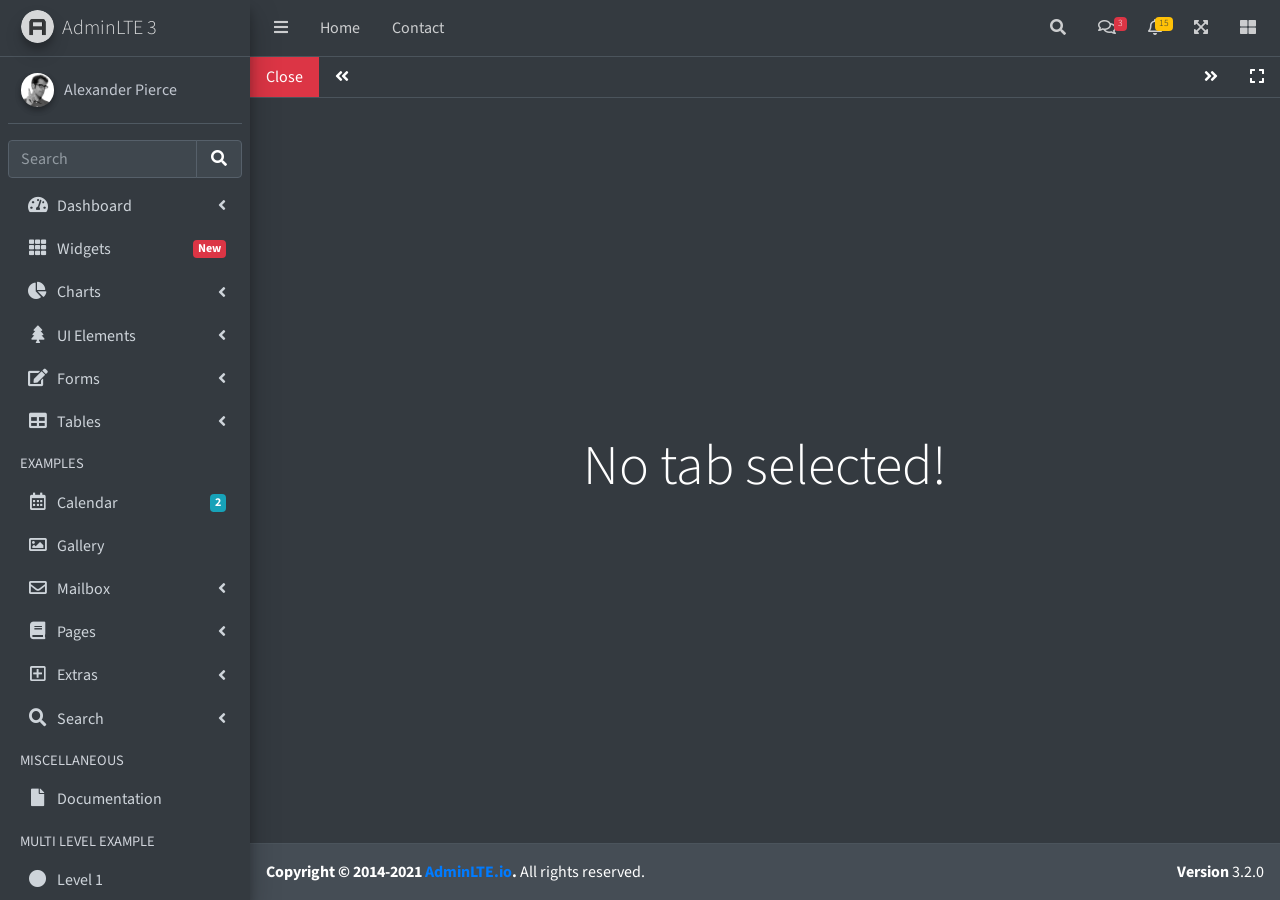
<file: Public/templeates/AdminLTE-3.2.0/iframe-dark.html>
<!DOCTYPE html>
<html lang="en">
<head>
  <meta charset="utf-8">
  <meta name="viewport" content="width=device-width, initial-scale=1">
  <title>AdminLTE 3 | Tabbed IFrames</title>

  <!-- Google Font: Source Sans Pro -->
  <link rel="stylesheet" href="https://fonts.googleapis.com/css?family=Source+Sans+Pro:300,400,400i,700&display=fallback">
  <!-- Font Awesome -->
  <link rel="stylesheet" href="plugins/fontawesome-free/css/all.min.css">
  <!-- Theme style -->
  <link rel="stylesheet" href="dist/css/adminlte.min.css">
  <!-- overlayScrollbars -->
  <link rel="stylesheet" href="plugins/overlayScrollbars/css/OverlayScrollbars.min.css">
</head>
<body class="hold-transition sidebar-mini layout-fixed dark-mode" data-panel-auto-height-mode="height">
<div class="wrapper">

  <!-- Navbar -->
  <nav class="main-header navbar navbar-expand navbar-dark">
    <!-- Left navbar links -->
    <ul class="navbar-nav">
      <li class="nav-item">
        <a class="nav-link" data-widget="pushmenu" href="#" role="button"><i class="fas fa-bars"></i></a>
      </li>
      <li class="nav-item d-none d-sm-inline-block">
        <a href="index3.html" class="nav-link">Home</a>
      </li>
      <li class="nav-item d-none d-sm-inline-block">
        <a href="#" class="nav-link">Contact</a>
      </li>
    </ul>

    <!-- Right navbar links -->
    <ul class="navbar-nav ml-auto">
      <!-- Navbar Search -->
      <li class="nav-item">
        <a class="nav-link" data-widget="navbar-search" href="#" role="button">
          <i class="fas fa-search"></i>
        </a>
        <div class="navbar-search-block">
          <form class="form-inline">
            <div class="input-group input-group-sm">
              <input class="form-control form-control-navbar" type="search" placeholder="Search" aria-label="Search">
              <div class="input-group-append">
                <button class="btn btn-navbar" type="submit">
                  <i class="fas fa-search"></i>
                </button>
                <button class="btn btn-navbar" type="button" data-widget="navbar-search">
                  <i class="fas fa-times"></i>
                </button>
              </div>
            </div>
          </form>
        </div>
      </li>

      <!-- Messages Dropdown Menu -->
      <li class="nav-item dropdown">
        <a class="nav-link" data-toggle="dropdown" href="#">
          <i class="far fa-comments"></i>
          <span class="badge badge-danger navbar-badge">3</span>
        </a>
        <div class="dropdown-menu dropdown-menu-lg dropdown-menu-right">
          <a href="#" class="dropdown-item">
            <!-- Message Start -->
            <div class="media">
              <img src="dist/img/user1-128x128.jpg" alt="User Avatar" class="img-size-50 mr-3 img-circle">
              <div class="media-body">
                <h3 class="dropdown-item-title">
                  Brad Diesel
                  <span class="float-right text-sm text-danger"><i class="fas fa-star"></i></span>
                </h3>
                <p class="text-sm">Call me whenever you can...</p>
                <p class="text-sm text-muted"><i class="far fa-clock mr-1"></i> 4 Hours Ago</p>
              </div>
            </div>
            <!-- Message End -->
          </a>
          <div class="dropdown-divider"></div>
          <a href="#" class="dropdown-item">
            <!-- Message Start -->
            <div class="media">
              <img src="dist/img/user8-128x128.jpg" alt="User Avatar" class="img-size-50 img-circle mr-3">
              <div class="media-body">
                <h3 class="dropdown-item-title">
                  John Pierce
                  <span class="float-right text-sm text-muted"><i class="fas fa-star"></i></span>
                </h3>
                <p class="text-sm">I got your message bro</p>
                <p class="text-sm text-muted"><i class="far fa-clock mr-1"></i> 4 Hours Ago</p>
              </div>
            </div>
            <!-- Message End -->
          </a>
          <div class="dropdown-divider"></div>
          <a href="#" class="dropdown-item">
            <!-- Message Start -->
            <div class="media">
              <img src="dist/img/user3-128x128.jpg" alt="User Avatar" class="img-size-50 img-circle mr-3">
              <div class="media-body">
                <h3 class="dropdown-item-title">
                  Nora Silvester
                  <span class="float-right text-sm text-warning"><i class="fas fa-star"></i></span>
                </h3>
                <p class="text-sm">The subject goes here</p>
                <p class="text-sm text-muted"><i class="far fa-clock mr-1"></i> 4 Hours Ago</p>
              </div>
            </div>
            <!-- Message End -->
          </a>
          <div class="dropdown-divider"></div>
          <a href="#" class="dropdown-item dropdown-footer">See All Messages</a>
        </div>
      </li>
      <!-- Notifications Dropdown Menu -->
      <li class="nav-item dropdown">
        <a class="nav-link" data-toggle="dropdown" href="#">
          <i class="far fa-bell"></i>
          <span class="badge badge-warning navbar-badge">15</span>
        </a>
        <div class="dropdown-menu dropdown-menu-lg dropdown-menu-right">
          <span class="dropdown-item dropdown-header">15 Notifications</span>
          <div class="dropdown-divider"></div>
          <a href="#" class="dropdown-item">
            <i class="fas fa-envelope mr-2"></i> 4 new messages
            <span class="float-right text-muted text-sm">3 mins</span>
          </a>
          <div class="dropdown-divider"></div>
          <a href="#" class="dropdown-item">
            <i class="fas fa-users mr-2"></i> 8 friend requests
            <span class="float-right text-muted text-sm">12 hours</span>
          </a>
          <div class="dropdown-divider"></div>
          <a href="#" class="dropdown-item">
            <i class="fas fa-file mr-2"></i> 3 new reports
            <span class="float-right text-muted text-sm">2 days</span>
          </a>
          <div class="dropdown-divider"></div>
          <a href="#" class="dropdown-item dropdown-footer">See All Notifications</a>
        </div>
      </li>
      <li class="nav-item">
        <a class="nav-link" data-widget="fullscreen" href="#" role="button">
          <i class="fas fa-expand-arrows-alt"></i>
        </a>
      </li>
      <li class="nav-item">
        <a class="nav-link" data-widget="control-sidebar" data-slide="true" href="#" role="button">
          <i class="fas fa-th-large"></i>
        </a>
      </li>
    </ul>
  </nav>
  <!-- /.navbar -->

  <!-- Main Sidebar Container -->
  <aside class="main-sidebar sidebar-dark-primary elevation-4">
    <!-- Brand Logo -->
    <a href="index3.html" class="brand-link">
      <img src="dist/img/AdminLTELogo.png" alt="AdminLTE Logo" class="brand-image img-circle elevation-3" style="opacity: .8">
      <span class="brand-text font-weight-light">AdminLTE 3</span>
    </a>

    <!-- Sidebar -->
    <div class="sidebar">
      <!-- Sidebar user panel (optional) -->
      <div class="user-panel mt-3 pb-3 mb-3 d-flex">
        <div class="image">
          <img src="dist/img/user2-160x160.jpg" class="img-circle elevation-2" alt="User Image">
        </div>
        <div class="info">
          <a href="#" class="d-block">Alexander Pierce</a>
        </div>
      </div>

      <!-- SidebarSearch Form -->
      <div class="form-inline">
        <div class="input-group" data-widget="sidebar-search">
          <input class="form-control form-control-sidebar" type="search" placeholder="Search" aria-label="Search">
          <div class="input-group-append">
            <button class="btn btn-sidebar">
              <i class="fas fa-search fa-fw"></i>
            </button>
          </div>
        </div>
      </div>

      <!-- Sidebar Menu -->
      <nav class="mt-2">
        <ul class="nav nav-pills nav-sidebar flex-column" data-widget="treeview" role="menu" data-accordion="false">
          <!-- Add icons to the links using the .nav-icon class
               with font-awesome or any other icon font library -->
          <li class="nav-item">
            <a href="#" class="nav-link">
              <i class="nav-icon fas fa-tachometer-alt"></i>
              <p>
                Dashboard
                <i class="right fas fa-angle-left"></i>
              </p>
            </a>
            <ul class="nav nav-treeview">
              <li class="nav-item">
                <a href="./index.html" class="nav-link">
                  <i class="far fa-circle nav-icon"></i>
                  <p>Dashboard v1</p>
                </a>
              </li>
              <li class="nav-item">
                <a href="./index2.html" class="nav-link">
                  <i class="far fa-circle nav-icon"></i>
                  <p>Dashboard v2</p>
                </a>
              </li>
              <li class="nav-item">
                <a href="./index3.html" class="nav-link">
                  <i class="far fa-circle nav-icon"></i>
                  <p>Dashboard v3</p>
                </a>
              </li>
            </ul>
          </li>
          <li class="nav-item">
            <a href="pages/widgets.html" class="nav-link">
              <i class="nav-icon fas fa-th"></i>
              <p>
                Widgets
                <span class="right badge badge-danger">New</span>
              </p>
            </a>
          </li>
          <li class="nav-item">
            <a href="#" class="nav-link">
              <i class="nav-icon fas fa-chart-pie"></i>
              <p>
                Charts
                <i class="right fas fa-angle-left"></i>
              </p>
            </a>
            <ul class="nav nav-treeview">
              <li class="nav-item">
                <a href="pages/charts/chartjs.html" class="nav-link">
                  <i class="far fa-circle nav-icon"></i>
                  <p>ChartJS</p>
                </a>
              </li>
              <li class="nav-item">
                <a href="pages/charts/flot.html" class="nav-link">
                  <i class="far fa-circle nav-icon"></i>
                  <p>Flot</p>
                </a>
              </li>
              <li class="nav-item">
                <a href="pages/charts/inline.html" class="nav-link">
                  <i class="far fa-circle nav-icon"></i>
                  <p>Inline</p>
                </a>
              </li>
            </ul>
          </li>
          <li class="nav-item">
            <a href="#" class="nav-link">
              <i class="nav-icon fas fa-tree"></i>
              <p>
                UI Elements
                <i class="fas fa-angle-left right"></i>
              </p>
            </a>
            <ul class="nav nav-treeview">
              <li class="nav-item">
                <a href="pages/UI/general.html" class="nav-link">
                  <i class="far fa-circle nav-icon"></i>
                  <p>General</p>
                </a>
              </li>
              <li class="nav-item">
                <a href="pages/UI/icons.html" class="nav-link">
                  <i class="far fa-circle nav-icon"></i>
                  <p>Icons</p>
                </a>
              </li>
              <li class="nav-item">
                <a href="pages/UI/buttons.html" class="nav-link">
                  <i class="far fa-circle nav-icon"></i>
                  <p>Buttons</p>
                </a>
              </li>
              <li class="nav-item">
                <a href="pages/UI/sliders.html" class="nav-link">
                  <i class="far fa-circle nav-icon"></i>
                  <p>Sliders</p>
                </a>
              </li>
              <li class="nav-item">
                <a href="pages/UI/modals.html" class="nav-link">
                  <i class="far fa-circle nav-icon"></i>
                  <p>Modals & Alerts</p>
                </a>
              </li>
              <li class="nav-item">
                <a href="pages/UI/navbar.html" class="nav-link">
                  <i class="far fa-circle nav-icon"></i>
                  <p>Navbar & Tabs</p>
                </a>
              </li>
              <li class="nav-item">
                <a href="pages/UI/timeline.html" class="nav-link">
                  <i class="far fa-circle nav-icon"></i>
                  <p>Timeline</p>
                </a>
              </li>
              <li class="nav-item">
                <a href="pages/UI/ribbons.html" class="nav-link">
                  <i class="far fa-circle nav-icon"></i>
                  <p>Ribbons</p>
                </a>
              </li>
            </ul>
          </li>
          <li class="nav-item">
            <a href="#" class="nav-link">
              <i class="nav-icon fas fa-edit"></i>
              <p>
                Forms
                <i class="fas fa-angle-left right"></i>
              </p>
            </a>
            <ul class="nav nav-treeview">
              <li class="nav-item">
                <a href="pages/forms/general.html" class="nav-link">
                  <i class="far fa-circle nav-icon"></i>
                  <p>General Elements</p>
                </a>
              </li>
              <li class="nav-item">
                <a href="pages/forms/advanced.html" class="nav-link">
                  <i class="far fa-circle nav-icon"></i>
                  <p>Advanced Elements</p>
                </a>
              </li>
              <li class="nav-item">
                <a href="pages/forms/editors.html" class="nav-link">
                  <i class="far fa-circle nav-icon"></i>
                  <p>Editors</p>
                </a>
              </li>
              <li class="nav-item">
                <a href="pages/forms/validation.html" class="nav-link">
                  <i class="far fa-circle nav-icon"></i>
                  <p>Validation</p>
                </a>
              </li>
            </ul>
          </li>
          <li class="nav-item">
            <a href="#" class="nav-link">
              <i class="nav-icon fas fa-table"></i>
              <p>
                Tables
                <i class="fas fa-angle-left right"></i>
              </p>
            </a>
            <ul class="nav nav-treeview">
              <li class="nav-item">
                <a href="pages/tables/simple.html" class="nav-link">
                  <i class="far fa-circle nav-icon"></i>
                  <p>Simple Tables</p>
                </a>
              </li>
              <li class="nav-item">
                <a href="pages/tables/data.html" class="nav-link">
                  <i class="far fa-circle nav-icon"></i>
                  <p>DataTables</p>
                </a>
              </li>
              <li class="nav-item">
                <a href="pages/tables/jsgrid.html" class="nav-link">
                  <i class="far fa-circle nav-icon"></i>
                  <p>jsGrid</p>
                </a>
              </li>
            </ul>
          </li>
          <li class="nav-header">EXAMPLES</li>
          <li class="nav-item">
            <a href="pages/calendar.html" class="nav-link">
              <i class="nav-icon far fa-calendar-alt"></i>
              <p>
                Calendar
                <span class="badge badge-info right">2</span>
              </p>
            </a>
          </li>
          <li class="nav-item">
            <a href="pages/gallery.html" class="nav-link">
              <i class="nav-icon far fa-image"></i>
              <p>
                Gallery
              </p>
            </a>
          </li>
          <li class="nav-item">
            <a href="#" class="nav-link">
              <i class="nav-icon far fa-envelope"></i>
              <p>
                Mailbox
                <i class="fas fa-angle-left right"></i>
              </p>
            </a>
            <ul class="nav nav-treeview">
              <li class="nav-item">
                <a href="pages/mailbox/mailbox.html" class="nav-link">
                  <i class="far fa-circle nav-icon"></i>
                  <p>Inbox</p>
                </a>
              </li>
              <li class="nav-item">
                <a href="pages/mailbox/compose.html" class="nav-link">
                  <i class="far fa-circle nav-icon"></i>
                  <p>Compose</p>
                </a>
              </li>
              <li class="nav-item">
                <a href="pages/mailbox/read-mail.html" class="nav-link">
                  <i class="far fa-circle nav-icon"></i>
                  <p>Read</p>
                </a>
              </li>
            </ul>
          </li>
          <li class="nav-item">
            <a href="#" class="nav-link">
              <i class="nav-icon fas fa-book"></i>
              <p>
                Pages
                <i class="fas fa-angle-left right"></i>
              </p>
            </a>
            <ul class="nav nav-treeview">
              <li class="nav-item">
                <a href="pages/examples/invoice.html" class="nav-link">
                  <i class="far fa-circle nav-icon"></i>
                  <p>Invoice</p>
                </a>
              </li>
              <li class="nav-item">
                <a href="pages/examples/profile.html" class="nav-link">
                  <i class="far fa-circle nav-icon"></i>
                  <p>Profile</p>
                </a>
              </li>
              <li class="nav-item">
                <a href="pages/examples/e-commerce.html" class="nav-link">
                  <i class="far fa-circle nav-icon"></i>
                  <p>E-commerce</p>
                </a>
              </li>
              <li class="nav-item">
                <a href="pages/examples/projects.html" class="nav-link">
                  <i class="far fa-circle nav-icon"></i>
                  <p>Projects</p>
                </a>
              </li>
              <li class="nav-item">
                <a href="pages/examples/project-add.html" class="nav-link">
                  <i class="far fa-circle nav-icon"></i>
                  <p>Project Add</p>
                </a>
              </li>
              <li class="nav-item">
                <a href="pages/examples/project-edit.html" class="nav-link">
                  <i class="far fa-circle nav-icon"></i>
                  <p>Project Edit</p>
                </a>
              </li>
              <li class="nav-item">
                <a href="pages/examples/project-detail.html" class="nav-link">
                  <i class="far fa-circle nav-icon"></i>
                  <p>Project Detail</p>
                </a>
              </li>
              <li class="nav-item">
                <a href="pages/examples/contacts.html" class="nav-link">
                  <i class="far fa-circle nav-icon"></i>
                  <p>Contacts</p>
                </a>
              </li>
              <li class="nav-item">
                <a href="pages/examples/faq.html" class="nav-link">
                  <i class="far fa-circle nav-icon"></i>
                  <p>FAQ</p>
                </a>
              </li>
              <li class="nav-item">
                <a href="pages/examples/contact-us.html" class="nav-link">
                  <i class="far fa-circle nav-icon"></i>
                  <p>Contact us</p>
                </a>
              </li>
            </ul>
          </li>
          <li class="nav-item">
            <a href="#" class="nav-link">
              <i class="nav-icon far fa-plus-square"></i>
              <p>
                Extras
                <i class="fas fa-angle-left right"></i>
              </p>
            </a>
            <ul class="nav nav-treeview">
              <li class="nav-item">
                <a href="#" class="nav-link">
                  <i class="far fa-circle nav-icon"></i>
                  <p>
                    Login & Register v1
                    <i class="fas fa-angle-left right"></i>
                  </p>
                </a>
                <ul class="nav nav-treeview">
                  <li class="nav-item">
                    <a href="pages/examples/login.html" class="nav-link">
                      <i class="far fa-circle nav-icon"></i>
                      <p>Login v1</p>
                    </a>
                  </li>
                  <li class="nav-item">
                    <a href="pages/examples/register.html" class="nav-link">
                      <i class="far fa-circle nav-icon"></i>
                      <p>Register v1</p>
                    </a>
                  </li>
                  <li class="nav-item">
                    <a href="pages/examples/forgot-password.html" class="nav-link">
                      <i class="far fa-circle nav-icon"></i>
                      <p>Forgot Password v1</p>
                    </a>
                  </li>
                  <li class="nav-item">
                    <a href="pages/examples/recover-password.html" class="nav-link">
                      <i class="far fa-circle nav-icon"></i>
                      <p>Recover Password v1</p>
                    </a>
                  </li>
                </ul>
              </li>
              <li class="nav-item">
                <a href="#" class="nav-link">
                  <i class="far fa-circle nav-icon"></i>
                  <p>
                    Login & Register v2
                    <i class="fas fa-angle-left right"></i>
                  </p>
                </a>
                <ul class="nav nav-treeview">
                  <li class="nav-item">
                    <a href="pages/examples/login-v2.html" class="nav-link">
                      <i class="far fa-circle nav-icon"></i>
                      <p>Login v2</p>
                    </a>
                  </li>
                  <li class="nav-item">
                    <a href="pages/examples/register-v2.html" class="nav-link">
                      <i class="far fa-circle nav-icon"></i>
                      <p>Register v2</p>
                    </a>
                  </li>
                  <li class="nav-item">
                    <a href="pages/examples/forgot-password-v2.html" class="nav-link">
                      <i class="far fa-circle nav-icon"></i>
                      <p>Forgot Password v2</p>
                    </a>
                  </li>
                  <li class="nav-item">
                    <a href="pages/examples/recover-password-v2.html" class="nav-link">
                      <i class="far fa-circle nav-icon"></i>
                      <p>Recover Password v2</p>
                    </a>
                  </li>
                </ul>
              </li>
              <li class="nav-item">
                <a href="pages/examples/lockscreen.html" class="nav-link">
                  <i class="far fa-circle nav-icon"></i>
                  <p>Lockscreen</p>
                </a>
              </li>
              <li class="nav-item">
                <a href="pages/examples/legacy-user-menu.html" class="nav-link">
                  <i class="far fa-circle nav-icon"></i>
                  <p>Legacy User Menu</p>
                </a>
              </li>
              <li class="nav-item">
                <a href="pages/examples/language-menu.html" class="nav-link">
                  <i class="far fa-circle nav-icon"></i>
                  <p>Language Menu</p>
                </a>
              </li>
              <li class="nav-item">
                <a href="pages/examples/404.html" class="nav-link">
                  <i class="far fa-circle nav-icon"></i>
                  <p>Error 404</p>
                </a>
              </li>
              <li class="nav-item">
                <a href="pages/examples/500.html" class="nav-link">
                  <i class="far fa-circle nav-icon"></i>
                  <p>Error 500</p>
                </a>
              </li>
              <li class="nav-item">
                <a href="pages/examples/pace.html" class="nav-link">
                  <i class="far fa-circle nav-icon"></i>
                  <p>Pace</p>
                </a>
              </li>
              <li class="nav-item">
                <a href="pages/examples/blank.html" class="nav-link">
                  <i class="far fa-circle nav-icon"></i>
                  <p>Blank Page</p>
                </a>
              </li>
              <li class="nav-item">
                <a href="starter.html" class="nav-link">
                  <i class="far fa-circle nav-icon"></i>
                  <p>Starter Page</p>
                </a>
              </li>
            </ul>
          </li>
          <li class="nav-item">
            <a href="#" class="nav-link">
              <i class="nav-icon fas fa-search"></i>
              <p>
                Search
                <i class="fas fa-angle-left right"></i>
              </p>
            </a>
            <ul class="nav nav-treeview">
              <li class="nav-item">
                <a href="pages/search/simple.html" class="nav-link">
                  <i class="far fa-circle nav-icon"></i>
                  <p>Simple Search</p>
                </a>
              </li>
              <li class="nav-item">
                <a href="pages/search/enhanced.html" class="nav-link">
                  <i class="far fa-circle nav-icon"></i>
                  <p>Enhanced</p>
                </a>
              </li>
            </ul>
          </li>
          <li class="nav-header">MISCELLANEOUS</li>
          <li class="nav-item">
            <a href="https://adminlte.io/docs/3.1/" class="nav-link">
              <i class="nav-icon fas fa-file"></i>
              <p>Documentation</p>
            </a>
          </li>
          <li class="nav-header">MULTI LEVEL EXAMPLE</li>
          <li class="nav-item">
            <a href="#" class="nav-link">
              <i class="fas fa-circle nav-icon"></i>
              <p>Level 1</p>
            </a>
          </li>
          <li class="nav-item">
            <a href="#" class="nav-link">
              <i class="nav-icon fas fa-circle"></i>
              <p>
                Level 1
                <i class="right fas fa-angle-left"></i>
              </p>
            </a>
            <ul class="nav nav-treeview">
              <li class="nav-item">
                <a href="#" class="nav-link">
                  <i class="far fa-circle nav-icon"></i>
                  <p>Level 2</p>
                </a>
              </li>
              <li class="nav-item">
                <a href="#" class="nav-link">
                  <i class="far fa-circle nav-icon"></i>
                  <p>
                    Level 2
                    <i class="right fas fa-angle-left"></i>
                  </p>
                </a>
                <ul class="nav nav-treeview">
                  <li class="nav-item">
                    <a href="#" class="nav-link">
                      <i class="far fa-dot-circle nav-icon"></i>
                      <p>Level 3</p>
                    </a>
                  </li>
                  <li class="nav-item">
                    <a href="#" class="nav-link">
                      <i class="far fa-dot-circle nav-icon"></i>
                      <p>Level 3</p>
                    </a>
                  </li>
                  <li class="nav-item">
                    <a href="#" class="nav-link">
                      <i class="far fa-dot-circle nav-icon"></i>
                      <p>Level 3</p>
                    </a>
                  </li>
                </ul>
              </li>
              <li class="nav-item">
                <a href="#" class="nav-link">
                  <i class="far fa-circle nav-icon"></i>
                  <p>Level 2</p>
                </a>
              </li>
            </ul>
          </li>
          <li class="nav-item">
            <a href="#" class="nav-link">
              <i class="fas fa-circle nav-icon"></i>
              <p>Level 1</p>
            </a>
          </li>
          <li class="nav-header">LABELS</li>
          <li class="nav-item">
            <a href="#" class="nav-link">
              <i class="nav-icon far fa-circle text-danger"></i>
              <p class="text">Important</p>
            </a>
          </li>
          <li class="nav-item">
            <a href="#" class="nav-link">
              <i class="nav-icon far fa-circle text-warning"></i>
              <p>Warning</p>
            </a>
          </li>
          <li class="nav-item">
            <a href="#" class="nav-link">
              <i class="nav-icon far fa-circle text-info"></i>
              <p>Informational</p>
            </a>
          </li>
        </ul>
      </nav>
      <!-- /.sidebar-menu -->
    </div>
    <!-- /.sidebar -->
  </aside>

  <!-- Content Wrapper. Contains page content -->
  <div class="content-wrapper iframe-mode bg-dark" data-widget="iframe" data-auto-dark-mode="true" data-loading-screen="750">
    <div class="nav navbar navbar-expand-lg navbar-dark border-bottom border-dark p-0">
      <a class="nav-link bg-danger" href="#" data-widget="iframe-close">Close</a>
      <a class="nav-link bg-dark" href="#" data-widget="iframe-scrollleft"><i class="fas fa-angle-double-left"></i></a>
      <ul class="navbar-nav" role="tablist">
      </ul>
      <a class="nav-link bg-dark" href="#" data-widget="iframe-scrollright"><i class="fas fa-angle-double-right"></i></a>
      <a class="nav-link bg-dark" href="#" data-widget="iframe-fullscreen"><i class="fas fa-expand"></i></a>
    </div>
    <div class="tab-content">
      <div class="tab-empty">
        <h2 class="display-4">No tab selected!</h2>
      </div>
      <div class="tab-loading">
        <div>
          <h2 class="display-4">Tab is loading <i class="fa fa-sync fa-spin"></i></h2>
        </div>
      </div>
    </div>
  </div>
    <!-- /.content-wrapper -->
  <footer class="main-footer dark-mode">
    <strong>Copyright &copy; 2014-2021 <a href="https://adminlte.io">AdminLTE.io</a>.</strong>
    All rights reserved.
    <div class="float-right d-none d-sm-inline-block">
      <b>Version</b> 3.2.0
    </div>
  </footer>

  <!-- Control Sidebar -->
  <aside class="control-sidebar control-sidebar-dark">
    <!-- Control sidebar content goes here -->
  </aside>
  <!-- /.control-sidebar -->
</div>
<!-- ./wrapper -->

<!-- jQuery -->
<script src="plugins/jquery/jquery.min.js"></script>
<!-- jQuery UI 1.11.4 -->
<script src="plugins/jquery-ui/jquery-ui.min.js"></script>
<!-- Resolve conflict in jQuery UI tooltip with Bootstrap tooltip -->
<script>
  $.widget.bridge('uibutton', $.ui.button)
</script>
<!-- Bootstrap 4 -->
<script src="plugins/bootstrap/js/bootstrap.bundle.min.js"></script>
<!-- overlayScrollbars -->
<script src="plugins/overlayScrollbars/js/jquery.overlayScrollbars.min.js"></script>
<!-- AdminLTE App -->
<script src="dist/js/adminlte.js"></script>
<!-- AdminLTE for demo purposes -->
<script src="dist/js/demo.js"></script>
</body>
</html>
</file>
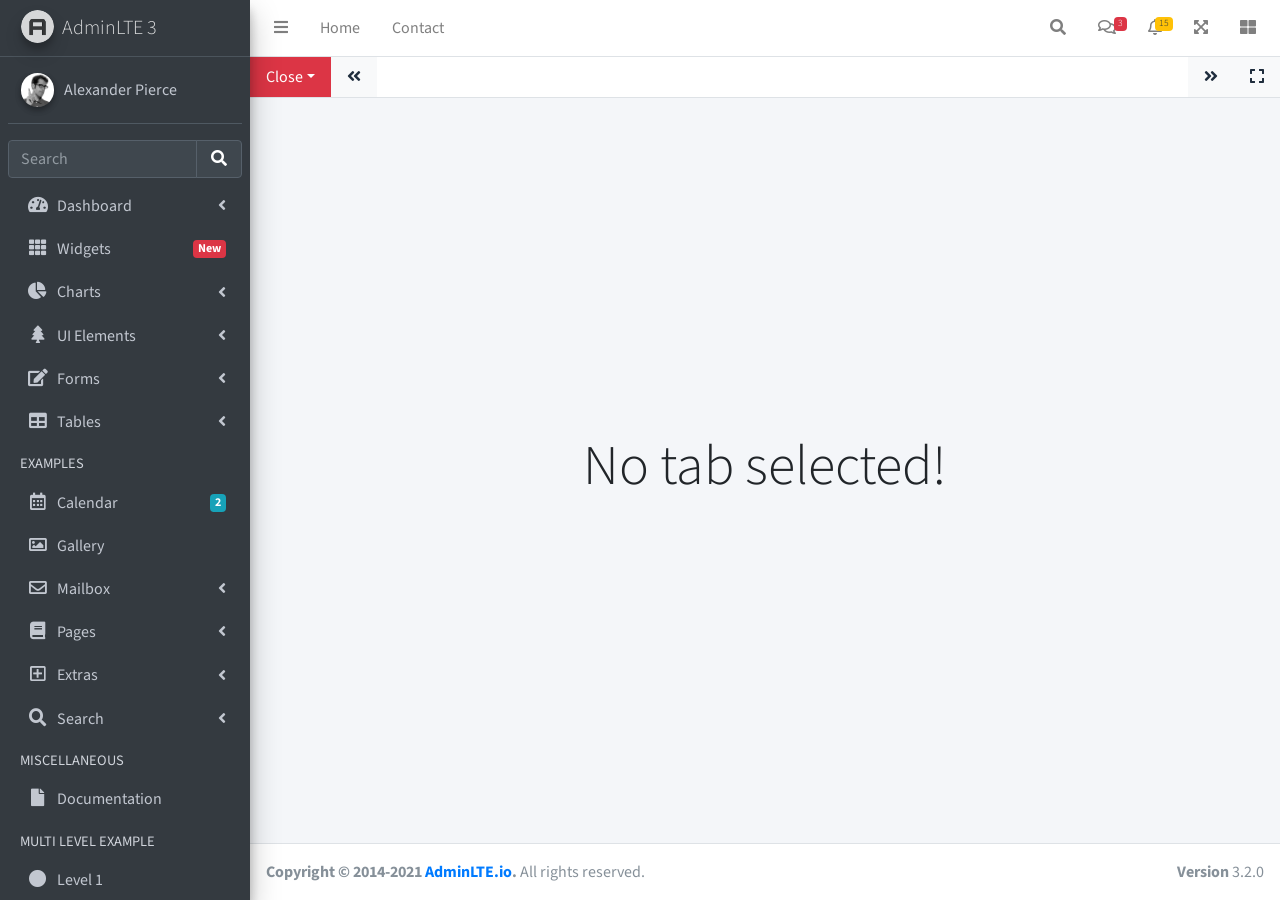
<file: Public/templeates/AdminLTE-3.2.0/iframe.html>
<!DOCTYPE html>
<html lang="en">
<head>
  <meta charset="utf-8">
  <meta name="viewport" content="width=device-width, initial-scale=1">
  <title>AdminLTE 3 | Tabbed IFrames</title>

  <!-- Google Font: Source Sans Pro -->
  <link rel="stylesheet" href="https://fonts.googleapis.com/css?family=Source+Sans+Pro:300,400,400i,700&display=fallback">
  <!-- Font Awesome -->
  <link rel="stylesheet" href="plugins/fontawesome-free/css/all.min.css">
  <!-- Theme style -->
  <link rel="stylesheet" href="dist/css/adminlte.min.css">
  <!-- overlayScrollbars -->
  <link rel="stylesheet" href="plugins/overlayScrollbars/css/OverlayScrollbars.min.css">
</head>
<body class="hold-transition sidebar-mini layout-fixed" data-panel-auto-height-mode="height">
<div class="wrapper">

  <!-- Navbar -->
  <nav class="main-header navbar navbar-expand navbar-white navbar-light">
    <!-- Left navbar links -->
    <ul class="navbar-nav">
      <li class="nav-item">
        <a class="nav-link" data-widget="pushmenu" href="#" role="button"><i class="fas fa-bars"></i></a>
      </li>
      <li class="nav-item d-none d-sm-inline-block">
        <a href="index3.html" class="nav-link">Home</a>
      </li>
      <li class="nav-item d-none d-sm-inline-block">
        <a href="#" class="nav-link">Contact</a>
      </li>
    </ul>

    <!-- Right navbar links -->
    <ul class="navbar-nav ml-auto">
      <!-- Navbar Search -->
      <li class="nav-item">
        <a class="nav-link" data-widget="navbar-search" href="#" role="button">
          <i class="fas fa-search"></i>
        </a>
        <div class="navbar-search-block">
          <form class="form-inline">
            <div class="input-group input-group-sm">
              <input class="form-control form-control-navbar" type="search" placeholder="Search" aria-label="Search">
              <div class="input-group-append">
                <button class="btn btn-navbar" type="submit">
                  <i class="fas fa-search"></i>
                </button>
                <button class="btn btn-navbar" type="button" data-widget="navbar-search">
                  <i class="fas fa-times"></i>
                </button>
              </div>
            </div>
          </form>
        </div>
      </li>

      <!-- Messages Dropdown Menu -->
      <li class="nav-item dropdown">
        <a class="nav-link" data-toggle="dropdown" href="#">
          <i class="far fa-comments"></i>
          <span class="badge badge-danger navbar-badge">3</span>
        </a>
        <div class="dropdown-menu dropdown-menu-lg dropdown-menu-right">
          <a href="#" class="dropdown-item">
            <!-- Message Start -->
            <div class="media">
              <img src="dist/img/user1-128x128.jpg" alt="User Avatar" class="img-size-50 mr-3 img-circle">
              <div class="media-body">
                <h3 class="dropdown-item-title">
                  Brad Diesel
                  <span class="float-right text-sm text-danger"><i class="fas fa-star"></i></span>
                </h3>
                <p class="text-sm">Call me whenever you can...</p>
                <p class="text-sm text-muted"><i class="far fa-clock mr-1"></i> 4 Hours Ago</p>
              </div>
            </div>
            <!-- Message End -->
          </a>
          <div class="dropdown-divider"></div>
          <a href="#" class="dropdown-item">
            <!-- Message Start -->
            <div class="media">
              <img src="dist/img/user8-128x128.jpg" alt="User Avatar" class="img-size-50 img-circle mr-3">
              <div class="media-body">
                <h3 class="dropdown-item-title">
                  John Pierce
                  <span class="float-right text-sm text-muted"><i class="fas fa-star"></i></span>
                </h3>
                <p class="text-sm">I got your message bro</p>
                <p class="text-sm text-muted"><i class="far fa-clock mr-1"></i> 4 Hours Ago</p>
              </div>
            </div>
            <!-- Message End -->
          </a>
          <div class="dropdown-divider"></div>
          <a href="#" class="dropdown-item">
            <!-- Message Start -->
            <div class="media">
              <img src="dist/img/user3-128x128.jpg" alt="User Avatar" class="img-size-50 img-circle mr-3">
              <div class="media-body">
                <h3 class="dropdown-item-title">
                  Nora Silvester
                  <span class="float-right text-sm text-warning"><i class="fas fa-star"></i></span>
                </h3>
                <p class="text-sm">The subject goes here</p>
                <p class="text-sm text-muted"><i class="far fa-clock mr-1"></i> 4 Hours Ago</p>
              </div>
            </div>
            <!-- Message End -->
          </a>
          <div class="dropdown-divider"></div>
          <a href="#" class="dropdown-item dropdown-footer">See All Messages</a>
        </div>
      </li>
      <!-- Notifications Dropdown Menu -->
      <li class="nav-item dropdown">
        <a class="nav-link" data-toggle="dropdown" href="#">
          <i class="far fa-bell"></i>
          <span class="badge badge-warning navbar-badge">15</span>
        </a>
        <div class="dropdown-menu dropdown-menu-lg dropdown-menu-right">
          <span class="dropdown-item dropdown-header">15 Notifications</span>
          <div class="dropdown-divider"></div>
          <a href="#" class="dropdown-item">
            <i class="fas fa-envelope mr-2"></i> 4 new messages
            <span class="float-right text-muted text-sm">3 mins</span>
          </a>
          <div class="dropdown-divider"></div>
          <a href="#" class="dropdown-item">
            <i class="fas fa-users mr-2"></i> 8 friend requests
            <span class="float-right text-muted text-sm">12 hours</span>
          </a>
          <div class="dropdown-divider"></div>
          <a href="#" class="dropdown-item">
            <i class="fas fa-file mr-2"></i> 3 new reports
            <span class="float-right text-muted text-sm">2 days</span>
          </a>
          <div class="dropdown-divider"></div>
          <a href="#" class="dropdown-item dropdown-footer">See All Notifications</a>
        </div>
      </li>
      <li class="nav-item">
        <a class="nav-link" data-widget="fullscreen" href="#" role="button">
          <i class="fas fa-expand-arrows-alt"></i>
        </a>
      </li>
      <li class="nav-item">
        <a class="nav-link" data-widget="control-sidebar" data-slide="true" href="#" role="button">
          <i class="fas fa-th-large"></i>
        </a>
      </li>
    </ul>
  </nav>
  <!-- /.navbar -->

  <!-- Main Sidebar Container -->
  <aside class="main-sidebar sidebar-dark-primary elevation-4">
    <!-- Brand Logo -->
    <a href="index3.html" class="brand-link">
      <img src="dist/img/AdminLTELogo.png" alt="AdminLTE Logo" class="brand-image img-circle elevation-3" style="opacity: .8">
      <span class="brand-text font-weight-light">AdminLTE 3</span>
    </a>

    <!-- Sidebar -->
    <div class="sidebar">
      <!-- Sidebar user panel (optional) -->
      <div class="user-panel mt-3 pb-3 mb-3 d-flex">
        <div class="image">
          <img src="dist/img/user2-160x160.jpg" class="img-circle elevation-2" alt="User Image">
        </div>
        <div class="info">
          <a href="#" class="d-block">Alexander Pierce</a>
        </div>
      </div>

      <!-- SidebarSearch Form -->
      <div class="form-inline">
        <div class="input-group" data-widget="sidebar-search">
          <input class="form-control form-control-sidebar" type="search" placeholder="Search" aria-label="Search">
          <div class="input-group-append">
            <button class="btn btn-sidebar">
              <i class="fas fa-search fa-fw"></i>
            </button>
          </div>
        </div>
      </div>

      <!-- Sidebar Menu -->
      <nav class="mt-2">
        <ul class="nav nav-pills nav-sidebar flex-column" data-widget="treeview" role="menu" data-accordion="false">
          <!-- Add icons to the links using the .nav-icon class
               with font-awesome or any other icon font library -->
          <li class="nav-item">
            <a href="#" class="nav-link">
              <i class="nav-icon fas fa-tachometer-alt"></i>
              <p>
                Dashboard
                <i class="right fas fa-angle-left"></i>
              </p>
            </a>
            <ul class="nav nav-treeview">
              <li class="nav-item">
                <a href="./index.html" class="nav-link">
                  <i class="far fa-circle nav-icon"></i>
                  <p>Dashboard v1</p>
                </a>
              </li>
              <li class="nav-item">
                <a href="./index2.html" class="nav-link">
                  <i class="far fa-circle nav-icon"></i>
                  <p>Dashboard v2</p>
                </a>
              </li>
              <li class="nav-item">
                <a href="./index3.html" class="nav-link">
                  <i class="far fa-circle nav-icon"></i>
                  <p>Dashboard v3</p>
                </a>
              </li>
            </ul>
          </li>
          <li class="nav-item">
            <a href="pages/widgets.html" class="nav-link">
              <i class="nav-icon fas fa-th"></i>
              <p>
                Widgets
                <span class="right badge badge-danger">New</span>
              </p>
            </a>
          </li>
          <li class="nav-item">
            <a href="#" class="nav-link">
              <i class="nav-icon fas fa-chart-pie"></i>
              <p>
                Charts
                <i class="right fas fa-angle-left"></i>
              </p>
            </a>
            <ul class="nav nav-treeview">
              <li class="nav-item">
                <a href="pages/charts/chartjs.html" class="nav-link">
                  <i class="far fa-circle nav-icon"></i>
                  <p>ChartJS</p>
                </a>
              </li>
              <li class="nav-item">
                <a href="pages/charts/flot.html" class="nav-link">
                  <i class="far fa-circle nav-icon"></i>
                  <p>Flot</p>
                </a>
              </li>
              <li class="nav-item">
                <a href="pages/charts/inline.html" class="nav-link">
                  <i class="far fa-circle nav-icon"></i>
                  <p>Inline</p>
                </a>
              </li>
            </ul>
          </li>
          <li class="nav-item">
            <a href="#" class="nav-link">
              <i class="nav-icon fas fa-tree"></i>
              <p>
                UI Elements
                <i class="fas fa-angle-left right"></i>
              </p>
            </a>
            <ul class="nav nav-treeview">
              <li class="nav-item">
                <a href="pages/UI/general.html" class="nav-link">
                  <i class="far fa-circle nav-icon"></i>
                  <p>General</p>
                </a>
              </li>
              <li class="nav-item">
                <a href="pages/UI/icons.html" class="nav-link">
                  <i class="far fa-circle nav-icon"></i>
                  <p>Icons</p>
                </a>
              </li>
              <li class="nav-item">
                <a href="pages/UI/buttons.html" class="nav-link">
                  <i class="far fa-circle nav-icon"></i>
                  <p>Buttons</p>
                </a>
              </li>
              <li class="nav-item">
                <a href="pages/UI/sliders.html" class="nav-link">
                  <i class="far fa-circle nav-icon"></i>
                  <p>Sliders</p>
                </a>
              </li>
              <li class="nav-item">
                <a href="pages/UI/modals.html" class="nav-link">
                  <i class="far fa-circle nav-icon"></i>
                  <p>Modals & Alerts</p>
                </a>
              </li>
              <li class="nav-item">
                <a href="pages/UI/navbar.html" class="nav-link">
                  <i class="far fa-circle nav-icon"></i>
                  <p>Navbar & Tabs</p>
                </a>
              </li>
              <li class="nav-item">
                <a href="pages/UI/timeline.html" class="nav-link">
                  <i class="far fa-circle nav-icon"></i>
                  <p>Timeline</p>
                </a>
              </li>
              <li class="nav-item">
                <a href="pages/UI/ribbons.html" class="nav-link">
                  <i class="far fa-circle nav-icon"></i>
                  <p>Ribbons</p>
                </a>
              </li>
            </ul>
          </li>
          <li class="nav-item">
            <a href="#" class="nav-link">
              <i class="nav-icon fas fa-edit"></i>
              <p>
                Forms
                <i class="fas fa-angle-left right"></i>
              </p>
            </a>
            <ul class="nav nav-treeview">
              <li class="nav-item">
                <a href="pages/forms/general.html" class="nav-link">
                  <i class="far fa-circle nav-icon"></i>
                  <p>General Elements</p>
                </a>
              </li>
              <li class="nav-item">
                <a href="pages/forms/advanced.html" class="nav-link">
                  <i class="far fa-circle nav-icon"></i>
                  <p>Advanced Elements</p>
                </a>
              </li>
              <li class="nav-item">
                <a href="pages/forms/editors.html" class="nav-link">
                  <i class="far fa-circle nav-icon"></i>
                  <p>Editors</p>
                </a>
              </li>
              <li class="nav-item">
                <a href="pages/forms/validation.html" class="nav-link">
                  <i class="far fa-circle nav-icon"></i>
                  <p>Validation</p>
                </a>
              </li>
            </ul>
          </li>
          <li class="nav-item">
            <a href="#" class="nav-link">
              <i class="nav-icon fas fa-table"></i>
              <p>
                Tables
                <i class="fas fa-angle-left right"></i>
              </p>
            </a>
            <ul class="nav nav-treeview">
              <li class="nav-item">
                <a href="pages/tables/simple.html" class="nav-link">
                  <i class="far fa-circle nav-icon"></i>
                  <p>Simple Tables</p>
                </a>
              </li>
              <li class="nav-item">
                <a href="pages/tables/data.html" class="nav-link">
                  <i class="far fa-circle nav-icon"></i>
                  <p>DataTables</p>
                </a>
              </li>
              <li class="nav-item">
                <a href="pages/tables/jsgrid.html" class="nav-link">
                  <i class="far fa-circle nav-icon"></i>
                  <p>jsGrid</p>
                </a>
              </li>
            </ul>
          </li>
          <li class="nav-header">EXAMPLES</li>
          <li class="nav-item">
            <a href="pages/calendar.html" class="nav-link">
              <i class="nav-icon far fa-calendar-alt"></i>
              <p>
                Calendar
                <span class="badge badge-info right">2</span>
              </p>
            </a>
          </li>
          <li class="nav-item">
            <a href="pages/gallery.html" class="nav-link">
              <i class="nav-icon far fa-image"></i>
              <p>
                Gallery
              </p>
            </a>
          </li>
          <li class="nav-item">
            <a href="#" class="nav-link">
              <i class="nav-icon far fa-envelope"></i>
              <p>
                Mailbox
                <i class="fas fa-angle-left right"></i>
              </p>
            </a>
            <ul class="nav nav-treeview">
              <li class="nav-item">
                <a href="pages/mailbox/mailbox.html" class="nav-link">
                  <i class="far fa-circle nav-icon"></i>
                  <p>Inbox</p>
                </a>
              </li>
              <li class="nav-item">
                <a href="pages/mailbox/compose.html" class="nav-link">
                  <i class="far fa-circle nav-icon"></i>
                  <p>Compose</p>
                </a>
              </li>
              <li class="nav-item">
                <a href="pages/mailbox/read-mail.html" class="nav-link">
                  <i class="far fa-circle nav-icon"></i>
                  <p>Read</p>
                </a>
              </li>
            </ul>
          </li>
          <li class="nav-item">
            <a href="#" class="nav-link">
              <i class="nav-icon fas fa-book"></i>
              <p>
                Pages
                <i class="fas fa-angle-left right"></i>
              </p>
            </a>
            <ul class="nav nav-treeview">
              <li class="nav-item">
                <a href="pages/examples/invoice.html" class="nav-link">
                  <i class="far fa-circle nav-icon"></i>
                  <p>Invoice</p>
                </a>
              </li>
              <li class="nav-item">
                <a href="pages/examples/profile.html" class="nav-link">
                  <i class="far fa-circle nav-icon"></i>
                  <p>Profile</p>
                </a>
              </li>
              <li class="nav-item">
                <a href="pages/examples/e-commerce.html" class="nav-link">
                  <i class="far fa-circle nav-icon"></i>
                  <p>E-commerce</p>
                </a>
              </li>
              <li class="nav-item">
                <a href="pages/examples/projects.html" class="nav-link">
                  <i class="far fa-circle nav-icon"></i>
                  <p>Projects</p>
                </a>
              </li>
              <li class="nav-item">
                <a href="pages/examples/project-add.html" class="nav-link">
                  <i class="far fa-circle nav-icon"></i>
                  <p>Project Add</p>
                </a>
              </li>
              <li class="nav-item">
                <a href="pages/examples/project-edit.html" class="nav-link">
                  <i class="far fa-circle nav-icon"></i>
                  <p>Project Edit</p>
                </a>
              </li>
              <li class="nav-item">
                <a href="pages/examples/project-detail.html" class="nav-link">
                  <i class="far fa-circle nav-icon"></i>
                  <p>Project Detail</p>
                </a>
              </li>
              <li class="nav-item">
                <a href="pages/examples/contacts.html" class="nav-link">
                  <i class="far fa-circle nav-icon"></i>
                  <p>Contacts</p>
                </a>
              </li>
              <li class="nav-item">
                <a href="pages/examples/faq.html" class="nav-link">
                  <i class="far fa-circle nav-icon"></i>
                  <p>FAQ</p>
                </a>
              </li>
              <li class="nav-item">
                <a href="pages/examples/contact-us.html" class="nav-link">
                  <i class="far fa-circle nav-icon"></i>
                  <p>Contact us</p>
                </a>
              </li>
            </ul>
          </li>
          <li class="nav-item">
            <a href="#" class="nav-link">
              <i class="nav-icon far fa-plus-square"></i>
              <p>
                Extras
                <i class="fas fa-angle-left right"></i>
              </p>
            </a>
            <ul class="nav nav-treeview">
              <li class="nav-item">
                <a href="#" class="nav-link">
                  <i class="far fa-circle nav-icon"></i>
                  <p>
                    Login & Register v1
                    <i class="fas fa-angle-left right"></i>
                  </p>
                </a>
                <ul class="nav nav-treeview">
                  <li class="nav-item">
                    <a href="pages/examples/login.html" class="nav-link">
                      <i class="far fa-circle nav-icon"></i>
                      <p>Login v1</p>
                    </a>
                  </li>
                  <li class="nav-item">
                    <a href="pages/examples/register.html" class="nav-link">
                      <i class="far fa-circle nav-icon"></i>
                      <p>Register v1</p>
                    </a>
                  </li>
                  <li class="nav-item">
                    <a href="pages/examples/forgot-password.html" class="nav-link">
                      <i class="far fa-circle nav-icon"></i>
                      <p>Forgot Password v1</p>
                    </a>
                  </li>
                  <li class="nav-item">
                    <a href="pages/examples/recover-password.html" class="nav-link">
                      <i class="far fa-circle nav-icon"></i>
                      <p>Recover Password v1</p>
                    </a>
                  </li>
                </ul>
              </li>
              <li class="nav-item">
                <a href="#" class="nav-link">
                  <i class="far fa-circle nav-icon"></i>
                  <p>
                    Login & Register v2
                    <i class="fas fa-angle-left right"></i>
                  </p>
                </a>
                <ul class="nav nav-treeview">
                  <li class="nav-item">
                    <a href="pages/examples/login-v2.html" class="nav-link">
                      <i class="far fa-circle nav-icon"></i>
                      <p>Login v2</p>
                    </a>
                  </li>
                  <li class="nav-item">
                    <a href="pages/examples/register-v2.html" class="nav-link">
                      <i class="far fa-circle nav-icon"></i>
                      <p>Register v2</p>
                    </a>
                  </li>
                  <li class="nav-item">
                    <a href="pages/examples/forgot-password-v2.html" class="nav-link">
                      <i class="far fa-circle nav-icon"></i>
                      <p>Forgot Password v2</p>
                    </a>
                  </li>
                  <li class="nav-item">
                    <a href="pages/examples/recover-password-v2.html" class="nav-link">
                      <i class="far fa-circle nav-icon"></i>
                      <p>Recover Password v2</p>
                    </a>
                  </li>
                </ul>
              </li>
              <li class="nav-item">
                <a href="pages/examples/lockscreen.html" class="nav-link">
                  <i class="far fa-circle nav-icon"></i>
                  <p>Lockscreen</p>
                </a>
              </li>
              <li class="nav-item">
                <a href="pages/examples/legacy-user-menu.html" class="nav-link">
                  <i class="far fa-circle nav-icon"></i>
                  <p>Legacy User Menu</p>
                </a>
              </li>
              <li class="nav-item">
                <a href="pages/examples/language-menu.html" class="nav-link">
                  <i class="far fa-circle nav-icon"></i>
                  <p>Language Menu</p>
                </a>
              </li>
              <li class="nav-item">
                <a href="pages/examples/404.html" class="nav-link">
                  <i class="far fa-circle nav-icon"></i>
                  <p>Error 404</p>
                </a>
              </li>
              <li class="nav-item">
                <a href="pages/examples/500.html" class="nav-link">
                  <i class="far fa-circle nav-icon"></i>
                  <p>Error 500</p>
                </a>
              </li>
              <li class="nav-item">
                <a href="pages/examples/pace.html" class="nav-link">
                  <i class="far fa-circle nav-icon"></i>
                  <p>Pace</p>
                </a>
              </li>
              <li class="nav-item">
                <a href="pages/examples/blank.html" class="nav-link">
                  <i class="far fa-circle nav-icon"></i>
                  <p>Blank Page</p>
                </a>
              </li>
              <li class="nav-item">
                <a href="starter.html" class="nav-link">
                  <i class="far fa-circle nav-icon"></i>
                  <p>Starter Page</p>
                </a>
              </li>
            </ul>
          </li>
          <li class="nav-item">
            <a href="#" class="nav-link">
              <i class="nav-icon fas fa-search"></i>
              <p>
                Search
                <i class="fas fa-angle-left right"></i>
              </p>
            </a>
            <ul class="nav nav-treeview">
              <li class="nav-item">
                <a href="pages/search/simple.html" class="nav-link">
                  <i class="far fa-circle nav-icon"></i>
                  <p>Simple Search</p>
                </a>
              </li>
              <li class="nav-item">
                <a href="pages/search/enhanced.html" class="nav-link">
                  <i class="far fa-circle nav-icon"></i>
                  <p>Enhanced</p>
                </a>
              </li>
            </ul>
          </li>
          <li class="nav-header">MISCELLANEOUS</li>
          <li class="nav-item">
            <a href="https://adminlte.io/docs/3.1/" class="nav-link">
              <i class="nav-icon fas fa-file"></i>
              <p>Documentation</p>
            </a>
          </li>
          <li class="nav-header">MULTI LEVEL EXAMPLE</li>
          <li class="nav-item">
            <a href="#" class="nav-link">
              <i class="fas fa-circle nav-icon"></i>
              <p>Level 1</p>
            </a>
          </li>
          <li class="nav-item">
            <a href="#" class="nav-link">
              <i class="nav-icon fas fa-circle"></i>
              <p>
                Level 1
                <i class="right fas fa-angle-left"></i>
              </p>
            </a>
            <ul class="nav nav-treeview">
              <li class="nav-item">
                <a href="#" class="nav-link">
                  <i class="far fa-circle nav-icon"></i>
                  <p>Level 2</p>
                </a>
              </li>
              <li class="nav-item">
                <a href="#" class="nav-link">
                  <i class="far fa-circle nav-icon"></i>
                  <p>
                    Level 2
                    <i class="right fas fa-angle-left"></i>
                  </p>
                </a>
                <ul class="nav nav-treeview">
                  <li class="nav-item">
                    <a href="#" class="nav-link">
                      <i class="far fa-dot-circle nav-icon"></i>
                      <p>Level 3</p>
                    </a>
                  </li>
                  <li class="nav-item">
                    <a href="#" class="nav-link">
                      <i class="far fa-dot-circle nav-icon"></i>
                      <p>Level 3</p>
                    </a>
                  </li>
                  <li class="nav-item">
                    <a href="#" class="nav-link">
                      <i class="far fa-dot-circle nav-icon"></i>
                      <p>Level 3</p>
                    </a>
                  </li>
                </ul>
              </li>
              <li class="nav-item">
                <a href="#" class="nav-link">
                  <i class="far fa-circle nav-icon"></i>
                  <p>Level 2</p>
                </a>
              </li>
            </ul>
          </li>
          <li class="nav-item">
            <a href="#" class="nav-link">
              <i class="fas fa-circle nav-icon"></i>
              <p>Level 1</p>
            </a>
          </li>
          <li class="nav-header">LABELS</li>
          <li class="nav-item">
            <a href="#" class="nav-link">
              <i class="nav-icon far fa-circle text-danger"></i>
              <p class="text">Important</p>
            </a>
          </li>
          <li class="nav-item">
            <a href="#" class="nav-link">
              <i class="nav-icon far fa-circle text-warning"></i>
              <p>Warning</p>
            </a>
          </li>
          <li class="nav-item">
            <a href="#" class="nav-link">
              <i class="nav-icon far fa-circle text-info"></i>
              <p>Informational</p>
            </a>
          </li>
        </ul>
      </nav>
      <!-- /.sidebar-menu -->
    </div>
    <!-- /.sidebar -->
  </aside>

  <!-- Content Wrapper. Contains page content -->
  <div class="content-wrapper iframe-mode" data-widget="iframe" data-loading-screen="750">
    <div class="nav navbar navbar-expand navbar-white navbar-light border-bottom p-0">
      <div class="nav-item dropdown">
        <a class="nav-link bg-danger dropdown-toggle" data-toggle="dropdown" href="#" role="button" aria-haspopup="true" aria-expanded="false">Close</a>
        <div class="dropdown-menu mt-0">
          <a class="dropdown-item" href="#" data-widget="iframe-close" data-type="all">Close All</a>
          <a class="dropdown-item" href="#" data-widget="iframe-close" data-type="all-other">Close All Other</a>
        </div>
      </div>
      <a class="nav-link bg-light" href="#" data-widget="iframe-scrollleft"><i class="fas fa-angle-double-left"></i></a>
      <ul class="navbar-nav overflow-hidden" role="tablist"></ul>
      <a class="nav-link bg-light" href="#" data-widget="iframe-scrollright"><i class="fas fa-angle-double-right"></i></a>
      <a class="nav-link bg-light" href="#" data-widget="iframe-fullscreen"><i class="fas fa-expand"></i></a>
    </div>
    <div class="tab-content">
      <div class="tab-empty">
        <h2 class="display-4">No tab selected!</h2>
      </div>
      <div class="tab-loading">
        <div>
          <h2 class="display-4">Tab is loading <i class="fa fa-sync fa-spin"></i></h2>
        </div>
      </div>
    </div>
  </div>
  <!-- /.content-wrapper -->
  <footer class="main-footer">
    <strong>Copyright &copy; 2014-2021 <a href="https://adminlte.io">AdminLTE.io</a>.</strong>
    All rights reserved.
    <div class="float-right d-none d-sm-inline-block">
      <b>Version</b> 3.2.0
    </div>
  </footer>

  <!-- Control Sidebar -->
  <aside class="control-sidebar control-sidebar-dark">
    <!-- Control sidebar content goes here -->
  </aside>
  <!-- /.control-sidebar -->
</div>
<!-- ./wrapper -->

<!-- jQuery -->
<script src="plugins/jquery/jquery.min.js"></script>
<!-- jQuery UI 1.11.4 -->
<script src="plugins/jquery-ui/jquery-ui.min.js"></script>
<!-- Resolve conflict in jQuery UI tooltip with Bootstrap tooltip -->
<script>
  $.widget.bridge('uibutton', $.ui.button)
</script>
<!-- Bootstrap 4 -->
<script src="plugins/bootstrap/js/bootstrap.bundle.min.js"></script>
<!-- overlayScrollbars -->
<script src="plugins/overlayScrollbars/js/jquery.overlayScrollbars.min.js"></script>
<!-- AdminLTE App -->
<script src="dist/js/adminlte.js"></script>
<!-- AdminLTE for demo purposes -->
<script src="dist/js/demo.js"></script>
</body>
</html>
</file>
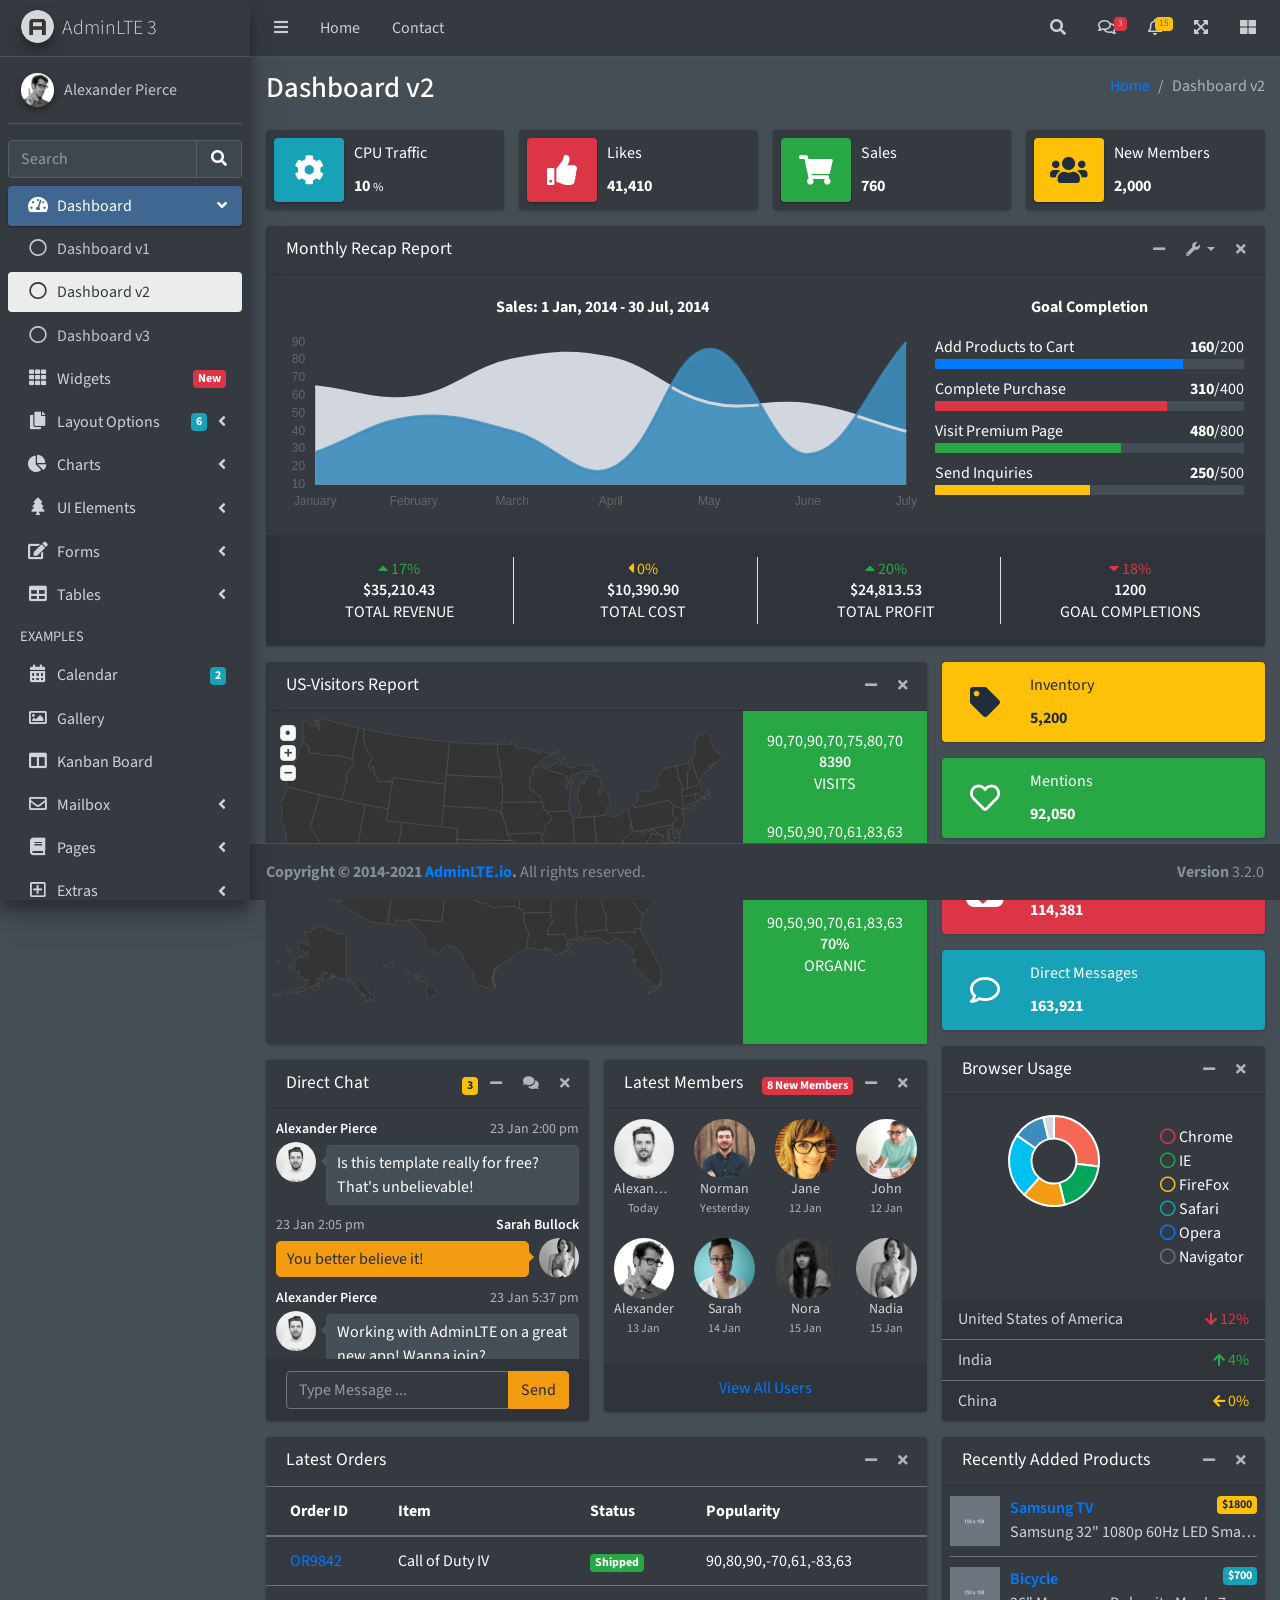
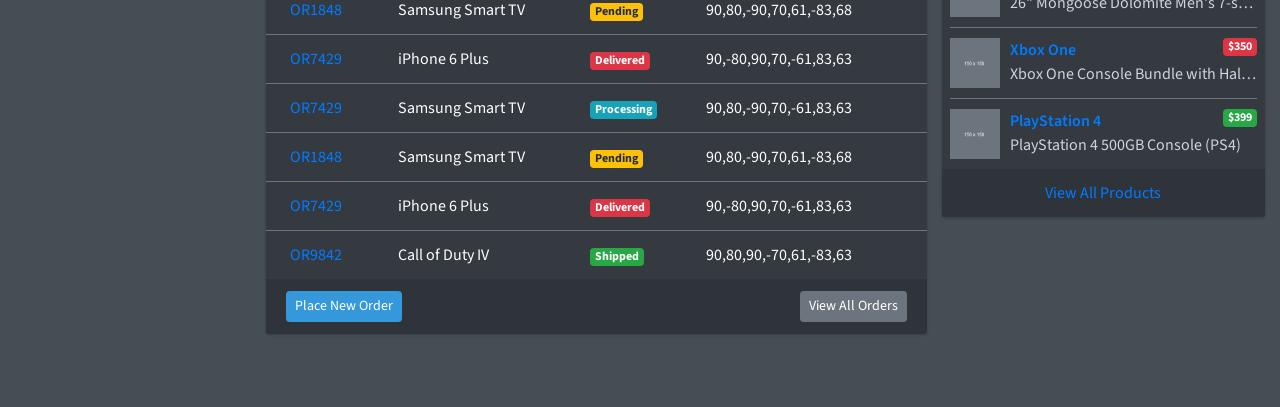
<file: Public/templeates/AdminLTE-3.2.0/index2.html>
<!DOCTYPE html>
<html lang="en">
<head>
  <meta charset="utf-8">
  <meta name="viewport" content="width=device-width, initial-scale=1">
  <title>AdminLTE 3 | Dashboard 2</title>

  <!-- Google Font: Source Sans Pro -->
  <link rel="stylesheet" href="https://fonts.googleapis.com/css?family=Source+Sans+Pro:300,400,400i,700&display=fallback">
  <!-- Font Awesome Icons -->
  <link rel="stylesheet" href="plugins/fontawesome-free/css/all.min.css">
  <!-- overlayScrollbars -->
  <link rel="stylesheet" href="plugins/overlayScrollbars/css/OverlayScrollbars.min.css">
  <!-- Theme style -->
  <link rel="stylesheet" href="dist/css/adminlte.min.css">
</head>
<body class="hold-transition dark-mode sidebar-mini layout-fixed layout-navbar-fixed layout-footer-fixed">
<div class="wrapper">

  <!-- Preloader -->
  <div class="preloader flex-column justify-content-center align-items-center">
    <img class="animation__wobble" src="dist/img/AdminLTELogo.png" alt="AdminLTELogo" height="60" width="60">
  </div>

  <!-- Navbar -->
  <nav class="main-header navbar navbar-expand navbar-dark">
    <!-- Left navbar links -->
    <ul class="navbar-nav">
      <li class="nav-item">
        <a class="nav-link" data-widget="pushmenu" href="#" role="button"><i class="fas fa-bars"></i></a>
      </li>
      <li class="nav-item d-none d-sm-inline-block">
        <a href="index3.html" class="nav-link">Home</a>
      </li>
      <li class="nav-item d-none d-sm-inline-block">
        <a href="#" class="nav-link">Contact</a>
      </li>
    </ul>

    <!-- Right navbar links -->
    <ul class="navbar-nav ml-auto">
      <!-- Navbar Search -->
      <li class="nav-item">
        <a class="nav-link" data-widget="navbar-search" href="#" role="button">
          <i class="fas fa-search"></i>
        </a>
        <div class="navbar-search-block">
          <form class="form-inline">
            <div class="input-group input-group-sm">
              <input class="form-control form-control-navbar" type="search" placeholder="Search" aria-label="Search">
              <div class="input-group-append">
                <button class="btn btn-navbar" type="submit">
                  <i class="fas fa-search"></i>
                </button>
                <button class="btn btn-navbar" type="button" data-widget="navbar-search">
                  <i class="fas fa-times"></i>
                </button>
              </div>
            </div>
          </form>
        </div>
      </li>

      <!-- Messages Dropdown Menu -->
      <li class="nav-item dropdown">
        <a class="nav-link" data-toggle="dropdown" href="#">
          <i class="far fa-comments"></i>
          <span class="badge badge-danger navbar-badge">3</span>
        </a>
        <div class="dropdown-menu dropdown-menu-lg dropdown-menu-right">
          <a href="#" class="dropdown-item">
            <!-- Message Start -->
            <div class="media">
              <img src="dist/img/user1-128x128.jpg" alt="User Avatar" class="img-size-50 mr-3 img-circle">
              <div class="media-body">
                <h3 class="dropdown-item-title">
                  Brad Diesel
                  <span class="float-right text-sm text-danger"><i class="fas fa-star"></i></span>
                </h3>
                <p class="text-sm">Call me whenever you can...</p>
                <p class="text-sm text-muted"><i class="far fa-clock mr-1"></i> 4 Hours Ago</p>
              </div>
            </div>
            <!-- Message End -->
          </a>
          <div class="dropdown-divider"></div>
          <a href="#" class="dropdown-item">
            <!-- Message Start -->
            <div class="media">
              <img src="dist/img/user8-128x128.jpg" alt="User Avatar" class="img-size-50 img-circle mr-3">
              <div class="media-body">
                <h3 class="dropdown-item-title">
                  John Pierce
                  <span class="float-right text-sm text-muted"><i class="fas fa-star"></i></span>
                </h3>
                <p class="text-sm">I got your message bro</p>
                <p class="text-sm text-muted"><i class="far fa-clock mr-1"></i> 4 Hours Ago</p>
              </div>
            </div>
            <!-- Message End -->
          </a>
          <div class="dropdown-divider"></div>
          <a href="#" class="dropdown-item">
            <!-- Message Start -->
            <div class="media">
              <img src="dist/img/user3-128x128.jpg" alt="User Avatar" class="img-size-50 img-circle mr-3">
              <div class="media-body">
                <h3 class="dropdown-item-title">
                  Nora Silvester
                  <span class="float-right text-sm text-warning"><i class="fas fa-star"></i></span>
                </h3>
                <p class="text-sm">The subject goes here</p>
                <p class="text-sm text-muted"><i class="far fa-clock mr-1"></i> 4 Hours Ago</p>
              </div>
            </div>
            <!-- Message End -->
          </a>
          <div class="dropdown-divider"></div>
          <a href="#" class="dropdown-item dropdown-footer">See All Messages</a>
        </div>
      </li>
      <!-- Notifications Dropdown Menu -->
      <li class="nav-item dropdown">
        <a class="nav-link" data-toggle="dropdown" href="#">
          <i class="far fa-bell"></i>
          <span class="badge badge-warning navbar-badge">15</span>
        </a>
        <div class="dropdown-menu dropdown-menu-lg dropdown-menu-right">
          <span class="dropdown-item dropdown-header">15 Notifications</span>
          <div class="dropdown-divider"></div>
          <a href="#" class="dropdown-item">
            <i class="fas fa-envelope mr-2"></i> 4 new messages
            <span class="float-right text-muted text-sm">3 mins</span>
          </a>
          <div class="dropdown-divider"></div>
          <a href="#" class="dropdown-item">
            <i class="fas fa-users mr-2"></i> 8 friend requests
            <span class="float-right text-muted text-sm">12 hours</span>
          </a>
          <div class="dropdown-divider"></div>
          <a href="#" class="dropdown-item">
            <i class="fas fa-file mr-2"></i> 3 new reports
            <span class="float-right text-muted text-sm">2 days</span>
          </a>
          <div class="dropdown-divider"></div>
          <a href="#" class="dropdown-item dropdown-footer">See All Notifications</a>
        </div>
      </li>
      <li class="nav-item">
        <a class="nav-link" data-widget="fullscreen" href="#" role="button">
          <i class="fas fa-expand-arrows-alt"></i>
        </a>
      </li>
      <li class="nav-item">
        <a class="nav-link" data-widget="control-sidebar" data-slide="true" href="#" role="button">
          <i class="fas fa-th-large"></i>
        </a>
      </li>
    </ul>
  </nav>
  <!-- /.navbar -->

  <!-- Main Sidebar Container -->
  <aside class="main-sidebar sidebar-dark-primary elevation-4">
    <!-- Brand Logo -->
    <a href="index3.html" class="brand-link">
      <img src="dist/img/AdminLTELogo.png" alt="AdminLTE Logo" class="brand-image img-circle elevation-3" style="opacity: .8">
      <span class="brand-text font-weight-light">AdminLTE 3</span>
    </a>

    <!-- Sidebar -->
    <div class="sidebar">
      <!-- Sidebar user panel (optional) -->
      <div class="user-panel mt-3 pb-3 mb-3 d-flex">
        <div class="image">
          <img src="dist/img/user2-160x160.jpg" class="img-circle elevation-2" alt="User Image">
        </div>
        <div class="info">
          <a href="#" class="d-block">Alexander Pierce</a>
        </div>
      </div>

      <!-- SidebarSearch Form -->
      <div class="form-inline">
        <div class="input-group" data-widget="sidebar-search">
          <input class="form-control form-control-sidebar" type="search" placeholder="Search" aria-label="Search">
          <div class="input-group-append">
            <button class="btn btn-sidebar">
              <i class="fas fa-search fa-fw"></i>
            </button>
          </div>
        </div>
      </div>

      <!-- Sidebar Menu -->
      <nav class="mt-2">
        <ul class="nav nav-pills nav-sidebar flex-column" data-widget="treeview" role="menu" data-accordion="false">
          <!-- Add icons to the links using the .nav-icon class
               with font-awesome or any other icon font library -->
          <li class="nav-item menu-open">
            <a href="#" class="nav-link active">
              <i class="nav-icon fas fa-tachometer-alt"></i>
              <p>
                Dashboard
                <i class="right fas fa-angle-left"></i>
              </p>
            </a>
            <ul class="nav nav-treeview">
              <li class="nav-item">
                <a href="./index.html" class="nav-link">
                  <i class="far fa-circle nav-icon"></i>
                  <p>Dashboard v1</p>
                </a>
              </li>
              <li class="nav-item">
                <a href="./index2.html" class="nav-link active">
                  <i class="far fa-circle nav-icon"></i>
                  <p>Dashboard v2</p>
                </a>
              </li>
              <li class="nav-item">
                <a href="./index3.html" class="nav-link">
                  <i class="far fa-circle nav-icon"></i>
                  <p>Dashboard v3</p>
                </a>
              </li>
            </ul>
          </li>
          <li class="nav-item">
            <a href="pages/widgets.html" class="nav-link">
              <i class="nav-icon fas fa-th"></i>
              <p>
                Widgets
                <span class="right badge badge-danger">New</span>
              </p>
            </a>
          </li>
          <li class="nav-item">
            <a href="#" class="nav-link">
              <i class="nav-icon fas fa-copy"></i>
              <p>
                Layout Options
                <i class="fas fa-angle-left right"></i>
                <span class="badge badge-info right">6</span>
              </p>
            </a>
            <ul class="nav nav-treeview">
              <li class="nav-item">
                <a href="pages/layout/top-nav.html" class="nav-link">
                  <i class="far fa-circle nav-icon"></i>
                  <p>Top Navigation</p>
                </a>
              </li>
              <li class="nav-item">
                <a href="pages/layout/top-nav-sidebar.html" class="nav-link">
                  <i class="far fa-circle nav-icon"></i>
                  <p>Top Navigation + Sidebar</p>
                </a>
              </li>
              <li class="nav-item">
                <a href="pages/layout/boxed.html" class="nav-link">
                  <i class="far fa-circle nav-icon"></i>
                  <p>Boxed</p>
                </a>
              </li>
              <li class="nav-item">
                <a href="pages/layout/fixed-sidebar.html" class="nav-link">
                  <i class="far fa-circle nav-icon"></i>
                  <p>Fixed Sidebar</p>
                </a>
              </li>
              <li class="nav-item">
                <a href="pages/layout/fixed-sidebar-custom.html" class="nav-link">
                  <i class="far fa-circle nav-icon"></i>
                  <p>Fixed Sidebar <small>+ Custom Area</small></p>
                </a>
              </li>
              <li class="nav-item">
                <a href="pages/layout/fixed-topnav.html" class="nav-link">
                  <i class="far fa-circle nav-icon"></i>
                  <p>Fixed Navbar</p>
                </a>
              </li>
              <li class="nav-item">
                <a href="pages/layout/fixed-footer.html" class="nav-link">
                  <i class="far fa-circle nav-icon"></i>
                  <p>Fixed Footer</p>
                </a>
              </li>
              <li class="nav-item">
                <a href="pages/layout/collapsed-sidebar.html" class="nav-link">
                  <i class="far fa-circle nav-icon"></i>
                  <p>Collapsed Sidebar</p>
                </a>
              </li>
            </ul>
          </li>
          <li class="nav-item">
            <a href="#" class="nav-link">
              <i class="nav-icon fas fa-chart-pie"></i>
              <p>
                Charts
                <i class="right fas fa-angle-left"></i>
              </p>
            </a>
            <ul class="nav nav-treeview">
              <li class="nav-item">
                <a href="pages/charts/chartjs.html" class="nav-link">
                  <i class="far fa-circle nav-icon"></i>
                  <p>ChartJS</p>
                </a>
              </li>
              <li class="nav-item">
                <a href="pages/charts/flot.html" class="nav-link">
                  <i class="far fa-circle nav-icon"></i>
                  <p>Flot</p>
                </a>
              </li>
              <li class="nav-item">
                <a href="pages/charts/inline.html" class="nav-link">
                  <i class="far fa-circle nav-icon"></i>
                  <p>Inline</p>
                </a>
              </li>
              <li class="nav-item">
                <a href="pages/charts/uplot.html" class="nav-link">
                  <i class="far fa-circle nav-icon"></i>
                  <p>uPlot</p>
                </a>
              </li>
            </ul>
          </li>
          <li class="nav-item">
            <a href="#" class="nav-link">
              <i class="nav-icon fas fa-tree"></i>
              <p>
                UI Elements
                <i class="fas fa-angle-left right"></i>
              </p>
            </a>
            <ul class="nav nav-treeview">
              <li class="nav-item">
                <a href="pages/UI/general.html" class="nav-link">
                  <i class="far fa-circle nav-icon"></i>
                  <p>General</p>
                </a>
              </li>
              <li class="nav-item">
                <a href="pages/UI/icons.html" class="nav-link">
                  <i class="far fa-circle nav-icon"></i>
                  <p>Icons</p>
                </a>
              </li>
              <li class="nav-item">
                <a href="pages/UI/buttons.html" class="nav-link">
                  <i class="far fa-circle nav-icon"></i>
                  <p>Buttons</p>
                </a>
              </li>
              <li class="nav-item">
                <a href="pages/UI/sliders.html" class="nav-link">
                  <i class="far fa-circle nav-icon"></i>
                  <p>Sliders</p>
                </a>
              </li>
              <li class="nav-item">
                <a href="pages/UI/modals.html" class="nav-link">
                  <i class="far fa-circle nav-icon"></i>
                  <p>Modals & Alerts</p>
                </a>
              </li>
              <li class="nav-item">
                <a href="pages/UI/navbar.html" class="nav-link">
                  <i class="far fa-circle nav-icon"></i>
                  <p>Navbar & Tabs</p>
                </a>
              </li>
              <li class="nav-item">
                <a href="pages/UI/timeline.html" class="nav-link">
                  <i class="far fa-circle nav-icon"></i>
                  <p>Timeline</p>
                </a>
              </li>
              <li class="nav-item">
                <a href="pages/UI/ribbons.html" class="nav-link">
                  <i class="far fa-circle nav-icon"></i>
                  <p>Ribbons</p>
                </a>
              </li>
            </ul>
          </li>
          <li class="nav-item">
            <a href="#" class="nav-link">
              <i class="nav-icon fas fa-edit"></i>
              <p>
                Forms
                <i class="fas fa-angle-left right"></i>
              </p>
            </a>
            <ul class="nav nav-treeview">
              <li class="nav-item">
                <a href="pages/forms/general.html" class="nav-link">
                  <i class="far fa-circle nav-icon"></i>
                  <p>General Elements</p>
                </a>
              </li>
              <li class="nav-item">
                <a href="pages/forms/advanced.html" class="nav-link">
                  <i class="far fa-circle nav-icon"></i>
                  <p>Advanced Elements</p>
                </a>
              </li>
              <li class="nav-item">
                <a href="pages/forms/editors.html" class="nav-link">
                  <i class="far fa-circle nav-icon"></i>
                  <p>Editors</p>
                </a>
              </li>
              <li class="nav-item">
                <a href="pages/forms/validation.html" class="nav-link">
                  <i class="far fa-circle nav-icon"></i>
                  <p>Validation</p>
                </a>
              </li>
            </ul>
          </li>
          <li class="nav-item">
            <a href="#" class="nav-link">
              <i class="nav-icon fas fa-table"></i>
              <p>
                Tables
                <i class="fas fa-angle-left right"></i>
              </p>
            </a>
            <ul class="nav nav-treeview">
              <li class="nav-item">
                <a href="pages/tables/simple.html" class="nav-link">
                  <i class="far fa-circle nav-icon"></i>
                  <p>Simple Tables</p>
                </a>
              </li>
              <li class="nav-item">
                <a href="pages/tables/data.html" class="nav-link">
                  <i class="far fa-circle nav-icon"></i>
                  <p>DataTables</p>
                </a>
              </li>
              <li class="nav-item">
                <a href="pages/tables/jsgrid.html" class="nav-link">
                  <i class="far fa-circle nav-icon"></i>
                  <p>jsGrid</p>
                </a>
              </li>
            </ul>
          </li>
          <li class="nav-header">EXAMPLES</li>
          <li class="nav-item">
            <a href="pages/calendar.html" class="nav-link">
              <i class="nav-icon fas fa-calendar-alt"></i>
              <p>
                Calendar
                <span class="badge badge-info right">2</span>
              </p>
            </a>
          </li>
          <li class="nav-item">
            <a href="pages/gallery.html" class="nav-link">
              <i class="nav-icon far fa-image"></i>
              <p>
                Gallery
              </p>
            </a>
          </li>
          <li class="nav-item">
            <a href="pages/kanban.html" class="nav-link">
              <i class="nav-icon fas fa-columns"></i>
              <p>
                Kanban Board
              </p>
            </a>
          </li>
          <li class="nav-item">
            <a href="#" class="nav-link">
              <i class="nav-icon far fa-envelope"></i>
              <p>
                Mailbox
                <i class="fas fa-angle-left right"></i>
              </p>
            </a>
            <ul class="nav nav-treeview">
              <li class="nav-item">
                <a href="pages/mailbox/mailbox.html" class="nav-link">
                  <i class="far fa-circle nav-icon"></i>
                  <p>Inbox</p>
                </a>
              </li>
              <li class="nav-item">
                <a href="pages/mailbox/compose.html" class="nav-link">
                  <i class="far fa-circle nav-icon"></i>
                  <p>Compose</p>
                </a>
              </li>
              <li class="nav-item">
                <a href="pages/mailbox/read-mail.html" class="nav-link">
                  <i class="far fa-circle nav-icon"></i>
                  <p>Read</p>
                </a>
              </li>
            </ul>
          </li>
          <li class="nav-item">
            <a href="#" class="nav-link">
              <i class="nav-icon fas fa-book"></i>
              <p>
                Pages
                <i class="fas fa-angle-left right"></i>
              </p>
            </a>
            <ul class="nav nav-treeview">
              <li class="nav-item">
                <a href="pages/examples/invoice.html" class="nav-link">
                  <i class="far fa-circle nav-icon"></i>
                  <p>Invoice</p>
                </a>
              </li>
              <li class="nav-item">
                <a href="pages/examples/profile.html" class="nav-link">
                  <i class="far fa-circle nav-icon"></i>
                  <p>Profile</p>
                </a>
              </li>
              <li class="nav-item">
                <a href="pages/examples/e-commerce.html" class="nav-link">
                  <i class="far fa-circle nav-icon"></i>
                  <p>E-commerce</p>
                </a>
              </li>
              <li class="nav-item">
                <a href="pages/examples/projects.html" class="nav-link">
                  <i class="far fa-circle nav-icon"></i>
                  <p>Projects</p>
                </a>
              </li>
              <li class="nav-item">
                <a href="pages/examples/project-add.html" class="nav-link">
                  <i class="far fa-circle nav-icon"></i>
                  <p>Project Add</p>
                </a>
              </li>
              <li class="nav-item">
                <a href="pages/examples/project-edit.html" class="nav-link">
                  <i class="far fa-circle nav-icon"></i>
                  <p>Project Edit</p>
                </a>
              </li>
              <li class="nav-item">
                <a href="pages/examples/project-detail.html" class="nav-link">
                  <i class="far fa-circle nav-icon"></i>
                  <p>Project Detail</p>
                </a>
              </li>
              <li class="nav-item">
                <a href="pages/examples/contacts.html" class="nav-link">
                  <i class="far fa-circle nav-icon"></i>
                  <p>Contacts</p>
                </a>
              </li>
              <li class="nav-item">
                <a href="pages/examples/faq.html" class="nav-link">
                  <i class="far fa-circle nav-icon"></i>
                  <p>FAQ</p>
                </a>
              </li>
              <li class="nav-item">
                <a href="pages/examples/contact-us.html" class="nav-link">
                  <i class="far fa-circle nav-icon"></i>
                  <p>Contact us</p>
                </a>
              </li>
            </ul>
          </li>
          <li class="nav-item">
            <a href="#" class="nav-link">
              <i class="nav-icon far fa-plus-square"></i>
              <p>
                Extras
                <i class="fas fa-angle-left right"></i>
              </p>
            </a>
            <ul class="nav nav-treeview">
              <li class="nav-item">
                <a href="#" class="nav-link">
                  <i class="far fa-circle nav-icon"></i>
                  <p>
                    Login & Register v1
                    <i class="fas fa-angle-left right"></i>
                  </p>
                </a>
                <ul class="nav nav-treeview">
                  <li class="nav-item">
                    <a href="pages/examples/login.html" class="nav-link">
                      <i class="far fa-circle nav-icon"></i>
                      <p>Login v1</p>
                    </a>
                  </li>
                  <li class="nav-item">
                    <a href="pages/examples/register.html" class="nav-link">
                      <i class="far fa-circle nav-icon"></i>
                      <p>Register v1</p>
                    </a>
                  </li>
                  <li class="nav-item">
                    <a href="pages/examples/forgot-password.html" class="nav-link">
                      <i class="far fa-circle nav-icon"></i>
                      <p>Forgot Password v1</p>
                    </a>
                  </li>
                  <li class="nav-item">
                    <a href="pages/examples/recover-password.html" class="nav-link">
                      <i class="far fa-circle nav-icon"></i>
                      <p>Recover Password v1</p>
                    </a>
                  </li>
                </ul>
              </li>
              <li class="nav-item">
                <a href="#" class="nav-link">
                  <i class="far fa-circle nav-icon"></i>
                  <p>
                    Login & Register v2
                    <i class="fas fa-angle-left right"></i>
                  </p>
                </a>
                <ul class="nav nav-treeview">
                  <li class="nav-item">
                    <a href="pages/examples/login-v2.html" class="nav-link">
                      <i class="far fa-circle nav-icon"></i>
                      <p>Login v2</p>
                    </a>
                  </li>
                  <li class="nav-item">
                    <a href="pages/examples/register-v2.html" class="nav-link">
                      <i class="far fa-circle nav-icon"></i>
                      <p>Register v2</p>
                    </a>
                  </li>
                  <li class="nav-item">
                    <a href="pages/examples/forgot-password-v2.html" class="nav-link">
                      <i class="far fa-circle nav-icon"></i>
                      <p>Forgot Password v2</p>
                    </a>
                  </li>
                  <li class="nav-item">
                    <a href="pages/examples/recover-password-v2.html" class="nav-link">
                      <i class="far fa-circle nav-icon"></i>
                      <p>Recover Password v2</p>
                    </a>
                  </li>
                </ul>
              </li>
              <li class="nav-item">
                <a href="pages/examples/lockscreen.html" class="nav-link">
                  <i class="far fa-circle nav-icon"></i>
                  <p>Lockscreen</p>
                </a>
              </li>
              <li class="nav-item">
                <a href="pages/examples/legacy-user-menu.html" class="nav-link">
                  <i class="far fa-circle nav-icon"></i>
                  <p>Legacy User Menu</p>
                </a>
              </li>
              <li class="nav-item">
                <a href="pages/examples/language-menu.html" class="nav-link">
                  <i class="far fa-circle nav-icon"></i>
                  <p>Language Menu</p>
                </a>
              </li>
              <li class="nav-item">
                <a href="pages/examples/404.html" class="nav-link">
                  <i class="far fa-circle nav-icon"></i>
                  <p>Error 404</p>
                </a>
              </li>
              <li class="nav-item">
                <a href="pages/examples/500.html" class="nav-link">
                  <i class="far fa-circle nav-icon"></i>
                  <p>Error 500</p>
                </a>
              </li>
              <li class="nav-item">
                <a href="pages/examples/pace.html" class="nav-link">
                  <i class="far fa-circle nav-icon"></i>
                  <p>Pace</p>
                </a>
              </li>
              <li class="nav-item">
                <a href="pages/examples/blank.html" class="nav-link">
                  <i class="far fa-circle nav-icon"></i>
                  <p>Blank Page</p>
                </a>
              </li>
              <li class="nav-item">
                <a href="starter.html" class="nav-link">
                  <i class="far fa-circle nav-icon"></i>
                  <p>Starter Page</p>
                </a>
              </li>
            </ul>
          </li>
          <li class="nav-item">
            <a href="#" class="nav-link">
              <i class="nav-icon fas fa-search"></i>
              <p>
                Search
                <i class="fas fa-angle-left right"></i>
              </p>
            </a>
            <ul class="nav nav-treeview">
              <li class="nav-item">
                <a href="pages/search/simple.html" class="nav-link">
                  <i class="far fa-circle nav-icon"></i>
                  <p>Simple Search</p>
                </a>
              </li>
              <li class="nav-item">
                <a href="pages/search/enhanced.html" class="nav-link">
                  <i class="far fa-circle nav-icon"></i>
                  <p>Enhanced</p>
                </a>
              </li>
            </ul>
          </li>
          <li class="nav-header">MISCELLANEOUS</li>
          <li class="nav-item">
            <a href="iframe.html" class="nav-link">
              <i class="nav-icon fas fa-ellipsis-h"></i>
              <p>Tabbed IFrame Plugin</p>
            </a>
          </li>
          <li class="nav-item">
            <a href="https://adminlte.io/docs/3.1/" class="nav-link">
              <i class="nav-icon fas fa-file"></i>
              <p>Documentation</p>
            </a>
          </li>
          <li class="nav-header">MULTI LEVEL EXAMPLE</li>
          <li class="nav-item">
            <a href="#" class="nav-link">
              <i class="fas fa-circle nav-icon"></i>
              <p>Level 1</p>
            </a>
          </li>
          <li class="nav-item">
            <a href="#" class="nav-link">
              <i class="nav-icon fas fa-circle"></i>
              <p>
                Level 1
                <i class="right fas fa-angle-left"></i>
              </p>
            </a>
            <ul class="nav nav-treeview">
              <li class="nav-item">
                <a href="#" class="nav-link">
                  <i class="far fa-circle nav-icon"></i>
                  <p>Level 2</p>
                </a>
              </li>
              <li class="nav-item">
                <a href="#" class="nav-link">
                  <i class="far fa-circle nav-icon"></i>
                  <p>
                    Level 2
                    <i class="right fas fa-angle-left"></i>
                  </p>
                </a>
                <ul class="nav nav-treeview">
                  <li class="nav-item">
                    <a href="#" class="nav-link">
                      <i class="far fa-dot-circle nav-icon"></i>
                      <p>Level 3</p>
                    </a>
                  </li>
                  <li class="nav-item">
                    <a href="#" class="nav-link">
                      <i class="far fa-dot-circle nav-icon"></i>
                      <p>Level 3</p>
                    </a>
                  </li>
                  <li class="nav-item">
                    <a href="#" class="nav-link">
                      <i class="far fa-dot-circle nav-icon"></i>
                      <p>Level 3</p>
                    </a>
                  </li>
                </ul>
              </li>
              <li class="nav-item">
                <a href="#" class="nav-link">
                  <i class="far fa-circle nav-icon"></i>
                  <p>Level 2</p>
                </a>
              </li>
            </ul>
          </li>
          <li class="nav-item">
            <a href="#" class="nav-link">
              <i class="fas fa-circle nav-icon"></i>
              <p>Level 1</p>
            </a>
          </li>
          <li class="nav-header">LABELS</li>
          <li class="nav-item">
            <a href="#" class="nav-link">
              <i class="nav-icon far fa-circle text-danger"></i>
              <p class="text">Important</p>
            </a>
          </li>
          <li class="nav-item">
            <a href="#" class="nav-link">
              <i class="nav-icon far fa-circle text-warning"></i>
              <p>Warning</p>
            </a>
          </li>
          <li class="nav-item">
            <a href="#" class="nav-link">
              <i class="nav-icon far fa-circle text-info"></i>
              <p>Informational</p>
            </a>
          </li>
        </ul>
      </nav>
      <!-- /.sidebar-menu -->
    </div>
    <!-- /.sidebar -->
  </aside>

  <!-- Content Wrapper. Contains page content -->
  <div class="content-wrapper">
    <!-- Content Header (Page header) -->
    <div class="content-header">
      <div class="container-fluid">
        <div class="row mb-2">
          <div class="col-sm-6">
            <h1 class="m-0">Dashboard v2</h1>
          </div><!-- /.col -->
          <div class="col-sm-6">
            <ol class="breadcrumb float-sm-right">
              <li class="breadcrumb-item"><a href="#">Home</a></li>
              <li class="breadcrumb-item active">Dashboard v2</li>
            </ol>
          </div><!-- /.col -->
        </div><!-- /.row -->
      </div><!-- /.container-fluid -->
    </div>
    <!-- /.content-header -->

    <!-- Main content -->
    <section class="content">
      <div class="container-fluid">
        <!-- Info boxes -->
        <div class="row">
          <div class="col-12 col-sm-6 col-md-3">
            <div class="info-box">
              <span class="info-box-icon bg-info elevation-1"><i class="fas fa-cog"></i></span>

              <div class="info-box-content">
                <span class="info-box-text">CPU Traffic</span>
                <span class="info-box-number">
                  10
                  <small>%</small>
                </span>
              </div>
              <!-- /.info-box-content -->
            </div>
            <!-- /.info-box -->
          </div>
          <!-- /.col -->
          <div class="col-12 col-sm-6 col-md-3">
            <div class="info-box mb-3">
              <span class="info-box-icon bg-danger elevation-1"><i class="fas fa-thumbs-up"></i></span>

              <div class="info-box-content">
                <span class="info-box-text">Likes</span>
                <span class="info-box-number">41,410</span>
              </div>
              <!-- /.info-box-content -->
            </div>
            <!-- /.info-box -->
          </div>
          <!-- /.col -->

          <!-- fix for small devices only -->
          <div class="clearfix hidden-md-up"></div>

          <div class="col-12 col-sm-6 col-md-3">
            <div class="info-box mb-3">
              <span class="info-box-icon bg-success elevation-1"><i class="fas fa-shopping-cart"></i></span>

              <div class="info-box-content">
                <span class="info-box-text">Sales</span>
                <span class="info-box-number">760</span>
              </div>
              <!-- /.info-box-content -->
            </div>
            <!-- /.info-box -->
          </div>
          <!-- /.col -->
          <div class="col-12 col-sm-6 col-md-3">
            <div class="info-box mb-3">
              <span class="info-box-icon bg-warning elevation-1"><i class="fas fa-users"></i></span>

              <div class="info-box-content">
                <span class="info-box-text">New Members</span>
                <span class="info-box-number">2,000</span>
              </div>
              <!-- /.info-box-content -->
            </div>
            <!-- /.info-box -->
          </div>
          <!-- /.col -->
        </div>
        <!-- /.row -->

        <div class="row">
          <div class="col-md-12">
            <div class="card">
              <div class="card-header">
                <h5 class="card-title">Monthly Recap Report</h5>

                <div class="card-tools">
                  <button type="button" class="btn btn-tool" data-card-widget="collapse">
                    <i class="fas fa-minus"></i>
                  </button>
                  <div class="btn-group">
                    <button type="button" class="btn btn-tool dropdown-toggle" data-toggle="dropdown">
                      <i class="fas fa-wrench"></i>
                    </button>
                    <div class="dropdown-menu dropdown-menu-right" role="menu">
                      <a href="#" class="dropdown-item">Action</a>
                      <a href="#" class="dropdown-item">Another action</a>
                      <a href="#" class="dropdown-item">Something else here</a>
                      <a class="dropdown-divider"></a>
                      <a href="#" class="dropdown-item">Separated link</a>
                    </div>
                  </div>
                  <button type="button" class="btn btn-tool" data-card-widget="remove">
                    <i class="fas fa-times"></i>
                  </button>
                </div>
              </div>
              <!-- /.card-header -->
              <div class="card-body">
                <div class="row">
                  <div class="col-md-8">
                    <p class="text-center">
                      <strong>Sales: 1 Jan, 2014 - 30 Jul, 2014</strong>
                    </p>

                    <div class="chart">
                      <!-- Sales Chart Canvas -->
                      <canvas id="salesChart" height="180" style="height: 180px;"></canvas>
                    </div>
                    <!-- /.chart-responsive -->
                  </div>
                  <!-- /.col -->
                  <div class="col-md-4">
                    <p class="text-center">
                      <strong>Goal Completion</strong>
                    </p>

                    <div class="progress-group">
                      Add Products to Cart
                      <span class="float-right"><b>160</b>/200</span>
                      <div class="progress progress-sm">
                        <div class="progress-bar bg-primary" style="width: 80%"></div>
                      </div>
                    </div>
                    <!-- /.progress-group -->

                    <div class="progress-group">
                      Complete Purchase
                      <span class="float-right"><b>310</b>/400</span>
                      <div class="progress progress-sm">
                        <div class="progress-bar bg-danger" style="width: 75%"></div>
                      </div>
                    </div>

                    <!-- /.progress-group -->
                    <div class="progress-group">
                      <span class="progress-text">Visit Premium Page</span>
                      <span class="float-right"><b>480</b>/800</span>
                      <div class="progress progress-sm">
                        <div class="progress-bar bg-success" style="width: 60%"></div>
                      </div>
                    </div>

                    <!-- /.progress-group -->
                    <div class="progress-group">
                      Send Inquiries
                      <span class="float-right"><b>250</b>/500</span>
                      <div class="progress progress-sm">
                        <div class="progress-bar bg-warning" style="width: 50%"></div>
                      </div>
                    </div>
                    <!-- /.progress-group -->
                  </div>
                  <!-- /.col -->
                </div>
                <!-- /.row -->
              </div>
              <!-- ./card-body -->
              <div class="card-footer">
                <div class="row">
                  <div class="col-sm-3 col-6">
                    <div class="description-block border-right">
                      <span class="description-percentage text-success"><i class="fas fa-caret-up"></i> 17%</span>
                      <h5 class="description-header">$35,210.43</h5>
                      <span class="description-text">TOTAL REVENUE</span>
                    </div>
                    <!-- /.description-block -->
                  </div>
                  <!-- /.col -->
                  <div class="col-sm-3 col-6">
                    <div class="description-block border-right">
                      <span class="description-percentage text-warning"><i class="fas fa-caret-left"></i> 0%</span>
                      <h5 class="description-header">$10,390.90</h5>
                      <span class="description-text">TOTAL COST</span>
                    </div>
                    <!-- /.description-block -->
                  </div>
                  <!-- /.col -->
                  <div class="col-sm-3 col-6">
                    <div class="description-block border-right">
                      <span class="description-percentage text-success"><i class="fas fa-caret-up"></i> 20%</span>
                      <h5 class="description-header">$24,813.53</h5>
                      <span class="description-text">TOTAL PROFIT</span>
                    </div>
                    <!-- /.description-block -->
                  </div>
                  <!-- /.col -->
                  <div class="col-sm-3 col-6">
                    <div class="description-block">
                      <span class="description-percentage text-danger"><i class="fas fa-caret-down"></i> 18%</span>
                      <h5 class="description-header">1200</h5>
                      <span class="description-text">GOAL COMPLETIONS</span>
                    </div>
                    <!-- /.description-block -->
                  </div>
                </div>
                <!-- /.row -->
              </div>
              <!-- /.card-footer -->
            </div>
            <!-- /.card -->
          </div>
          <!-- /.col -->
        </div>
        <!-- /.row -->

        <!-- Main row -->
        <div class="row">
          <!-- Left col -->
          <div class="col-md-8">
            <!-- MAP & BOX PANE -->
            <div class="card">
              <div class="card-header">
                <h3 class="card-title">US-Visitors Report</h3>

                <div class="card-tools">
                  <button type="button" class="btn btn-tool" data-card-widget="collapse">
                    <i class="fas fa-minus"></i>
                  </button>
                  <button type="button" class="btn btn-tool" data-card-widget="remove">
                    <i class="fas fa-times"></i>
                  </button>
                </div>
              </div>
              <!-- /.card-header -->
              <div class="card-body p-0">
                <div class="d-md-flex">
                  <div class="p-1 flex-fill" style="overflow: hidden">
                    <!-- Map will be created here -->
                    <div id="world-map-markers" style="height: 325px; overflow: hidden">
                      <div class="map"></div>
                    </div>
                  </div>
                  <div class="card-pane-right bg-success pt-2 pb-2 pl-4 pr-4">
                    <div class="description-block mb-4">
                      <div class="sparkbar pad" data-color="#fff">90,70,90,70,75,80,70</div>
                      <h5 class="description-header">8390</h5>
                      <span class="description-text">Visits</span>
                    </div>
                    <!-- /.description-block -->
                    <div class="description-block mb-4">
                      <div class="sparkbar pad" data-color="#fff">90,50,90,70,61,83,63</div>
                      <h5 class="description-header">30%</h5>
                      <span class="description-text">Referrals</span>
                    </div>
                    <!-- /.description-block -->
                    <div class="description-block">
                      <div class="sparkbar pad" data-color="#fff">90,50,90,70,61,83,63</div>
                      <h5 class="description-header">70%</h5>
                      <span class="description-text">Organic</span>
                    </div>
                    <!-- /.description-block -->
                  </div><!-- /.card-pane-right -->
                </div><!-- /.d-md-flex -->
              </div>
              <!-- /.card-body -->
            </div>
            <!-- /.card -->
            <div class="row">
              <div class="col-md-6">
                <!-- DIRECT CHAT -->
                <div class="card direct-chat direct-chat-warning">
                  <div class="card-header">
                    <h3 class="card-title">Direct Chat</h3>

                    <div class="card-tools">
                      <span title="3 New Messages" class="badge badge-warning">3</span>
                      <button type="button" class="btn btn-tool" data-card-widget="collapse">
                        <i class="fas fa-minus"></i>
                      </button>
                      <button type="button" class="btn btn-tool" title="Contacts" data-widget="chat-pane-toggle">
                        <i class="fas fa-comments"></i>
                      </button>
                      <button type="button" class="btn btn-tool" data-card-widget="remove">
                        <i class="fas fa-times"></i>
                      </button>
                    </div>
                  </div>
                  <!-- /.card-header -->
                  <div class="card-body">
                    <!-- Conversations are loaded here -->
                    <div class="direct-chat-messages">
                      <!-- Message. Default to the left -->
                      <div class="direct-chat-msg">
                        <div class="direct-chat-infos clearfix">
                          <span class="direct-chat-name float-left">Alexander Pierce</span>
                          <span class="direct-chat-timestamp float-right">23 Jan 2:00 pm</span>
                        </div>
                        <!-- /.direct-chat-infos -->
                        <img class="direct-chat-img" src="dist/img/user1-128x128.jpg" alt="message user image">
                        <!-- /.direct-chat-img -->
                        <div class="direct-chat-text">
                          Is this template really for free? That's unbelievable!
                        </div>
                        <!-- /.direct-chat-text -->
                      </div>
                      <!-- /.direct-chat-msg -->

                      <!-- Message to the right -->
                      <div class="direct-chat-msg right">
                        <div class="direct-chat-infos clearfix">
                          <span class="direct-chat-name float-right">Sarah Bullock</span>
                          <span class="direct-chat-timestamp float-left">23 Jan 2:05 pm</span>
                        </div>
                        <!-- /.direct-chat-infos -->
                        <img class="direct-chat-img" src="dist/img/user3-128x128.jpg" alt="message user image">
                        <!-- /.direct-chat-img -->
                        <div class="direct-chat-text">
                          You better believe it!
                        </div>
                        <!-- /.direct-chat-text -->
                      </div>
                      <!-- /.direct-chat-msg -->

                      <!-- Message. Default to the left -->
                      <div class="direct-chat-msg">
                        <div class="direct-chat-infos clearfix">
                          <span class="direct-chat-name float-left">Alexander Pierce</span>
                          <span class="direct-chat-timestamp float-right">23 Jan 5:37 pm</span>
                        </div>
                        <!-- /.direct-chat-infos -->
                        <img class="direct-chat-img" src="dist/img/user1-128x128.jpg" alt="message user image">
                        <!-- /.direct-chat-img -->
                        <div class="direct-chat-text">
                          Working with AdminLTE on a great new app! Wanna join?
                        </div>
                        <!-- /.direct-chat-text -->
                      </div>
                      <!-- /.direct-chat-msg -->

                      <!-- Message to the right -->
                      <div class="direct-chat-msg right">
                        <div class="direct-chat-infos clearfix">
                          <span class="direct-chat-name float-right">Sarah Bullock</span>
                          <span class="direct-chat-timestamp float-left">23 Jan 6:10 pm</span>
                        </div>
                        <!-- /.direct-chat-infos -->
                        <img class="direct-chat-img" src="dist/img/user3-128x128.jpg" alt="message user image">
                        <!-- /.direct-chat-img -->
                        <div class="direct-chat-text">
                          I would love to.
                        </div>
                        <!-- /.direct-chat-text -->
                      </div>
                      <!-- /.direct-chat-msg -->

                    </div>
                    <!--/.direct-chat-messages-->

                    <!-- Contacts are loaded here -->
                    <div class="direct-chat-contacts">
                      <ul class="contacts-list">
                        <li>
                          <a href="#">
                            <img class="contacts-list-img" src="dist/img/user1-128x128.jpg" alt="User Avatar">

                            <div class="contacts-list-info">
                              <span class="contacts-list-name">
                                Count Dracula
                                <small class="contacts-list-date float-right">2/28/2015</small>
                              </span>
                              <span class="contacts-list-msg">How have you been? I was...</span>
                            </div>
                            <!-- /.contacts-list-info -->
                          </a>
                        </li>
                        <!-- End Contact Item -->
                        <li>
                          <a href="#">
                            <img class="contacts-list-img" src="dist/img/user7-128x128.jpg" alt="User Avatar">

                            <div class="contacts-list-info">
                              <span class="contacts-list-name">
                                Sarah Doe
                                <small class="contacts-list-date float-right">2/23/2015</small>
                              </span>
                              <span class="contacts-list-msg">I will be waiting for...</span>
                            </div>
                            <!-- /.contacts-list-info -->
                          </a>
                        </li>
                        <!-- End Contact Item -->
                        <li>
                          <a href="#">
                            <img class="contacts-list-img" src="dist/img/user3-128x128.jpg" alt="User Avatar">

                            <div class="contacts-list-info">
                              <span class="contacts-list-name">
                                Nadia Jolie
                                <small class="contacts-list-date float-right">2/20/2015</small>
                              </span>
                              <span class="contacts-list-msg">I'll call you back at...</span>
                            </div>
                            <!-- /.contacts-list-info -->
                          </a>
                        </li>
                        <!-- End Contact Item -->
                        <li>
                          <a href="#">
                            <img class="contacts-list-img" src="dist/img/user5-128x128.jpg" alt="User Avatar">

                            <div class="contacts-list-info">
                              <span class="contacts-list-name">
                                Nora S. Vans
                                <small class="contacts-list-date float-right">2/10/2015</small>
                              </span>
                              <span class="contacts-list-msg">Where is your new...</span>
                            </div>
                            <!-- /.contacts-list-info -->
                          </a>
                        </li>
                        <!-- End Contact Item -->
                        <li>
                          <a href="#">
                            <img class="contacts-list-img" src="dist/img/user6-128x128.jpg" alt="User Avatar">

                            <div class="contacts-list-info">
                              <span class="contacts-list-name">
                                John K.
                                <small class="contacts-list-date float-right">1/27/2015</small>
                              </span>
                              <span class="contacts-list-msg">Can I take a look at...</span>
                            </div>
                            <!-- /.contacts-list-info -->
                          </a>
                        </li>
                        <!-- End Contact Item -->
                        <li>
                          <a href="#">
                            <img class="contacts-list-img" src="dist/img/user8-128x128.jpg" alt="User Avatar">

                            <div class="contacts-list-info">
                              <span class="contacts-list-name">
                                Kenneth M.
                                <small class="contacts-list-date float-right">1/4/2015</small>
                              </span>
                              <span class="contacts-list-msg">Never mind I found...</span>
                            </div>
                            <!-- /.contacts-list-info -->
                          </a>
                        </li>
                        <!-- End Contact Item -->
                      </ul>
                      <!-- /.contacts-list -->
                    </div>
                    <!-- /.direct-chat-pane -->
                  </div>
                  <!-- /.card-body -->
                  <div class="card-footer">
                    <form action="#" method="post">
                      <div class="input-group">
                        <input type="text" name="message" placeholder="Type Message ..." class="form-control">
                        <span class="input-group-append">
                          <button type="button" class="btn btn-warning">Send</button>
                        </span>
                      </div>
                    </form>
                  </div>
                  <!-- /.card-footer-->
                </div>
                <!--/.direct-chat -->
              </div>
              <!-- /.col -->

              <div class="col-md-6">
                <!-- USERS LIST -->
                <div class="card">
                  <div class="card-header">
                    <h3 class="card-title">Latest Members</h3>

                    <div class="card-tools">
                      <span class="badge badge-danger">8 New Members</span>
                      <button type="button" class="btn btn-tool" data-card-widget="collapse">
                        <i class="fas fa-minus"></i>
                      </button>
                      <button type="button" class="btn btn-tool" data-card-widget="remove">
                        <i class="fas fa-times"></i>
                      </button>
                    </div>
                  </div>
                  <!-- /.card-header -->
                  <div class="card-body p-0">
                    <ul class="users-list clearfix">
                      <li>
                        <img src="dist/img/user1-128x128.jpg" alt="User Image">
                        <a class="users-list-name" href="#">Alexander Pierce</a>
                        <span class="users-list-date">Today</span>
                      </li>
                      <li>
                        <img src="dist/img/user8-128x128.jpg" alt="User Image">
                        <a class="users-list-name" href="#">Norman</a>
                        <span class="users-list-date">Yesterday</span>
                      </li>
                      <li>
                        <img src="dist/img/user7-128x128.jpg" alt="User Image">
                        <a class="users-list-name" href="#">Jane</a>
                        <span class="users-list-date">12 Jan</span>
                      </li>
                      <li>
                        <img src="dist/img/user6-128x128.jpg" alt="User Image">
                        <a class="users-list-name" href="#">John</a>
                        <span class="users-list-date">12 Jan</span>
                      </li>
                      <li>
                        <img src="dist/img/user2-160x160.jpg" alt="User Image">
                        <a class="users-list-name" href="#">Alexander</a>
                        <span class="users-list-date">13 Jan</span>
                      </li>
                      <li>
                        <img src="dist/img/user5-128x128.jpg" alt="User Image">
                        <a class="users-list-name" href="#">Sarah</a>
                        <span class="users-list-date">14 Jan</span>
                      </li>
                      <li>
                        <img src="dist/img/user4-128x128.jpg" alt="User Image">
                        <a class="users-list-name" href="#">Nora</a>
                        <span class="users-list-date">15 Jan</span>
                      </li>
                      <li>
                        <img src="dist/img/user3-128x128.jpg" alt="User Image">
                        <a class="users-list-name" href="#">Nadia</a>
                        <span class="users-list-date">15 Jan</span>
                      </li>
                    </ul>
                    <!-- /.users-list -->
                  </div>
                  <!-- /.card-body -->
                  <div class="card-footer text-center">
                    <a href="javascript:">View All Users</a>
                  </div>
                  <!-- /.card-footer -->
                </div>
                <!--/.card -->
              </div>
              <!-- /.col -->
            </div>
            <!-- /.row -->

            <!-- TABLE: LATEST ORDERS -->
            <div class="card">
              <div class="card-header border-transparent">
                <h3 class="card-title">Latest Orders</h3>

                <div class="card-tools">
                  <button type="button" class="btn btn-tool" data-card-widget="collapse">
                    <i class="fas fa-minus"></i>
                  </button>
                  <button type="button" class="btn btn-tool" data-card-widget="remove">
                    <i class="fas fa-times"></i>
                  </button>
                </div>
              </div>
              <!-- /.card-header -->
              <div class="card-body p-0">
                <div class="table-responsive">
                  <table class="table m-0">
                    <thead>
                    <tr>
                      <th>Order ID</th>
                      <th>Item</th>
                      <th>Status</th>
                      <th>Popularity</th>
                    </tr>
                    </thead>
                    <tbody>
                    <tr>
                      <td><a href="pages/examples/invoice.html">OR9842</a></td>
                      <td>Call of Duty IV</td>
                      <td><span class="badge badge-success">Shipped</span></td>
                      <td>
                        <div class="sparkbar" data-color="#00a65a" data-height="20">90,80,90,-70,61,-83,63</div>
                      </td>
                    </tr>
                    <tr>
                      <td><a href="pages/examples/invoice.html">OR1848</a></td>
                      <td>Samsung Smart TV</td>
                      <td><span class="badge badge-warning">Pending</span></td>
                      <td>
                        <div class="sparkbar" data-color="#f39c12" data-height="20">90,80,-90,70,61,-83,68</div>
                      </td>
                    </tr>
                    <tr>
                      <td><a href="pages/examples/invoice.html">OR7429</a></td>
                      <td>iPhone 6 Plus</td>
                      <td><span class="badge badge-danger">Delivered</span></td>
                      <td>
                        <div class="sparkbar" data-color="#f56954" data-height="20">90,-80,90,70,-61,83,63</div>
                      </td>
                    </tr>
                    <tr>
                      <td><a href="pages/examples/invoice.html">OR7429</a></td>
                      <td>Samsung Smart TV</td>
                      <td><span class="badge badge-info">Processing</span></td>
                      <td>
                        <div class="sparkbar" data-color="#00c0ef" data-height="20">90,80,-90,70,-61,83,63</div>
                      </td>
                    </tr>
                    <tr>
                      <td><a href="pages/examples/invoice.html">OR1848</a></td>
                      <td>Samsung Smart TV</td>
                      <td><span class="badge badge-warning">Pending</span></td>
                      <td>
                        <div class="sparkbar" data-color="#f39c12" data-height="20">90,80,-90,70,61,-83,68</div>
                      </td>
                    </tr>
                    <tr>
                      <td><a href="pages/examples/invoice.html">OR7429</a></td>
                      <td>iPhone 6 Plus</td>
                      <td><span class="badge badge-danger">Delivered</span></td>
                      <td>
                        <div class="sparkbar" data-color="#f56954" data-height="20">90,-80,90,70,-61,83,63</div>
                      </td>
                    </tr>
                    <tr>
                      <td><a href="pages/examples/invoice.html">OR9842</a></td>
                      <td>Call of Duty IV</td>
                      <td><span class="badge badge-success">Shipped</span></td>
                      <td>
                        <div class="sparkbar" data-color="#00a65a" data-height="20">90,80,90,-70,61,-83,63</div>
                      </td>
                    </tr>
                    </tbody>
                  </table>
                </div>
                <!-- /.table-responsive -->
              </div>
              <!-- /.card-body -->
              <div class="card-footer clearfix">
                <a href="javascript:void(0)" class="btn btn-sm btn-info float-left">Place New Order</a>
                <a href="javascript:void(0)" class="btn btn-sm btn-secondary float-right">View All Orders</a>
              </div>
              <!-- /.card-footer -->
            </div>
            <!-- /.card -->
          </div>
          <!-- /.col -->

          <div class="col-md-4">
            <!-- Info Boxes Style 2 -->
            <div class="info-box mb-3 bg-warning">
              <span class="info-box-icon"><i class="fas fa-tag"></i></span>

              <div class="info-box-content">
                <span class="info-box-text">Inventory</span>
                <span class="info-box-number">5,200</span>
              </div>
              <!-- /.info-box-content -->
            </div>
            <!-- /.info-box -->
            <div class="info-box mb-3 bg-success">
              <span class="info-box-icon"><i class="far fa-heart"></i></span>

              <div class="info-box-content">
                <span class="info-box-text">Mentions</span>
                <span class="info-box-number">92,050</span>
              </div>
              <!-- /.info-box-content -->
            </div>
            <!-- /.info-box -->
            <div class="info-box mb-3 bg-danger">
              <span class="info-box-icon"><i class="fas fa-cloud-download-alt"></i></span>

              <div class="info-box-content">
                <span class="info-box-text">Downloads</span>
                <span class="info-box-number">114,381</span>
              </div>
              <!-- /.info-box-content -->
            </div>
            <!-- /.info-box -->
            <div class="info-box mb-3 bg-info">
              <span class="info-box-icon"><i class="far fa-comment"></i></span>

              <div class="info-box-content">
                <span class="info-box-text">Direct Messages</span>
                <span class="info-box-number">163,921</span>
              </div>
              <!-- /.info-box-content -->
            </div>
            <!-- /.info-box -->

            <div class="card">
              <div class="card-header">
                <h3 class="card-title">Browser Usage</h3>

                <div class="card-tools">
                  <button type="button" class="btn btn-tool" data-card-widget="collapse">
                    <i class="fas fa-minus"></i>
                  </button>
                  <button type="button" class="btn btn-tool" data-card-widget="remove">
                    <i class="fas fa-times"></i>
                  </button>
                </div>
              </div>
              <!-- /.card-header -->
              <div class="card-body">
                <div class="row">
                  <div class="col-md-8">
                    <div class="chart-responsive">
                      <canvas id="pieChart" height="150"></canvas>
                    </div>
                    <!-- ./chart-responsive -->
                  </div>
                  <!-- /.col -->
                  <div class="col-md-4">
                    <ul class="chart-legend clearfix">
                      <li><i class="far fa-circle text-danger"></i> Chrome</li>
                      <li><i class="far fa-circle text-success"></i> IE</li>
                      <li><i class="far fa-circle text-warning"></i> FireFox</li>
                      <li><i class="far fa-circle text-info"></i> Safari</li>
                      <li><i class="far fa-circle text-primary"></i> Opera</li>
                      <li><i class="far fa-circle text-secondary"></i> Navigator</li>
                    </ul>
                  </div>
                  <!-- /.col -->
                </div>
                <!-- /.row -->
              </div>
              <!-- /.card-body -->
              <div class="card-footer p-0">
                <ul class="nav nav-pills flex-column">
                  <li class="nav-item">
                    <a href="#" class="nav-link">
                      United States of America
                      <span class="float-right text-danger">
                        <i class="fas fa-arrow-down text-sm"></i>
                        12%</span>
                    </a>
                  </li>
                  <li class="nav-item">
                    <a href="#" class="nav-link">
                      India
                      <span class="float-right text-success">
                        <i class="fas fa-arrow-up text-sm"></i> 4%
                      </span>
                    </a>
                  </li>
                  <li class="nav-item">
                    <a href="#" class="nav-link">
                      China
                      <span class="float-right text-warning">
                        <i class="fas fa-arrow-left text-sm"></i> 0%
                      </span>
                    </a>
                  </li>
                </ul>
              </div>
              <!-- /.footer -->
            </div>
            <!-- /.card -->

            <!-- PRODUCT LIST -->
            <div class="card">
              <div class="card-header">
                <h3 class="card-title">Recently Added Products</h3>

                <div class="card-tools">
                  <button type="button" class="btn btn-tool" data-card-widget="collapse">
                    <i class="fas fa-minus"></i>
                  </button>
                  <button type="button" class="btn btn-tool" data-card-widget="remove">
                    <i class="fas fa-times"></i>
                  </button>
                </div>
              </div>
              <!-- /.card-header -->
              <div class="card-body p-0">
                <ul class="products-list product-list-in-card pl-2 pr-2">
                  <li class="item">
                    <div class="product-img">
                      <img src="dist/img/default-150x150.png" alt="Product Image" class="img-size-50">
                    </div>
                    <div class="product-info">
                      <a href="javascript:void(0)" class="product-title">Samsung TV
                        <span class="badge badge-warning float-right">$1800</span></a>
                      <span class="product-description">
                        Samsung 32" 1080p 60Hz LED Smart HDTV.
                      </span>
                    </div>
                  </li>
                  <!-- /.item -->
                  <li class="item">
                    <div class="product-img">
                      <img src="dist/img/default-150x150.png" alt="Product Image" class="img-size-50">
                    </div>
                    <div class="product-info">
                      <a href="javascript:void(0)" class="product-title">Bicycle
                        <span class="badge badge-info float-right">$700</span></a>
                      <span class="product-description">
                        26" Mongoose Dolomite Men's 7-speed, Navy Blue.
                      </span>
                    </div>
                  </li>
                  <!-- /.item -->
                  <li class="item">
                    <div class="product-img">
                      <img src="dist/img/default-150x150.png" alt="Product Image" class="img-size-50">
                    </div>
                    <div class="product-info">
                      <a href="javascript:void(0)" class="product-title">
                        Xbox One <span class="badge badge-danger float-right">
                        $350
                      </span>
                      </a>
                      <span class="product-description">
                        Xbox One Console Bundle with Halo Master Chief Collection.
                      </span>
                    </div>
                  </li>
                  <!-- /.item -->
                  <li class="item">
                    <div class="product-img">
                      <img src="dist/img/default-150x150.png" alt="Product Image" class="img-size-50">
                    </div>
                    <div class="product-info">
                      <a href="javascript:void(0)" class="product-title">PlayStation 4
                        <span class="badge badge-success float-right">$399</span></a>
                      <span class="product-description">
                        PlayStation 4 500GB Console (PS4)
                      </span>
                    </div>
                  </li>
                  <!-- /.item -->
                </ul>
              </div>
              <!-- /.card-body -->
              <div class="card-footer text-center">
                <a href="javascript:void(0)" class="uppercase">View All Products</a>
              </div>
              <!-- /.card-footer -->
            </div>
            <!-- /.card -->
          </div>
          <!-- /.col -->
        </div>
        <!-- /.row -->
      </div><!--/. container-fluid -->
    </section>
    <!-- /.content -->
  </div>
  <!-- /.content-wrapper -->

  <!-- Control Sidebar -->
  <aside class="control-sidebar control-sidebar-dark">
    <!-- Control sidebar content goes here -->
  </aside>
  <!-- /.control-sidebar -->

  <!-- Main Footer -->
  <footer class="main-footer">
    <strong>Copyright &copy; 2014-2021 <a href="https://adminlte.io">AdminLTE.io</a>.</strong>
    All rights reserved.
    <div class="float-right d-none d-sm-inline-block">
      <b>Version</b> 3.2.0
    </div>
  </footer>
</div>
<!-- ./wrapper -->

<!-- REQUIRED SCRIPTS -->
<!-- jQuery -->
<script src="plugins/jquery/jquery.min.js"></script>
<!-- Bootstrap -->
<script src="plugins/bootstrap/js/bootstrap.bundle.min.js"></script>
<!-- overlayScrollbars -->
<script src="plugins/overlayScrollbars/js/jquery.overlayScrollbars.min.js"></script>
<!-- AdminLTE App -->
<script src="dist/js/adminlte.js"></script>

<!-- PAGE PLUGINS -->
<!-- jQuery Mapael -->
<script src="plugins/jquery-mousewheel/jquery.mousewheel.js"></script>
<script src="plugins/raphael/raphael.min.js"></script>
<script src="plugins/jquery-mapael/jquery.mapael.min.js"></script>
<script src="plugins/jquery-mapael/maps/usa_states.min.js"></script>
<!-- ChartJS -->
<script src="plugins/chart.js/Chart.min.js"></script>

<!-- AdminLTE for demo purposes -->
<script src="dist/js/demo.js"></script>
<!-- AdminLTE dashboard demo (This is only for demo purposes) -->
<script src="dist/js/pages/dashboard2.js"></script>
</body>
</html>
</file>
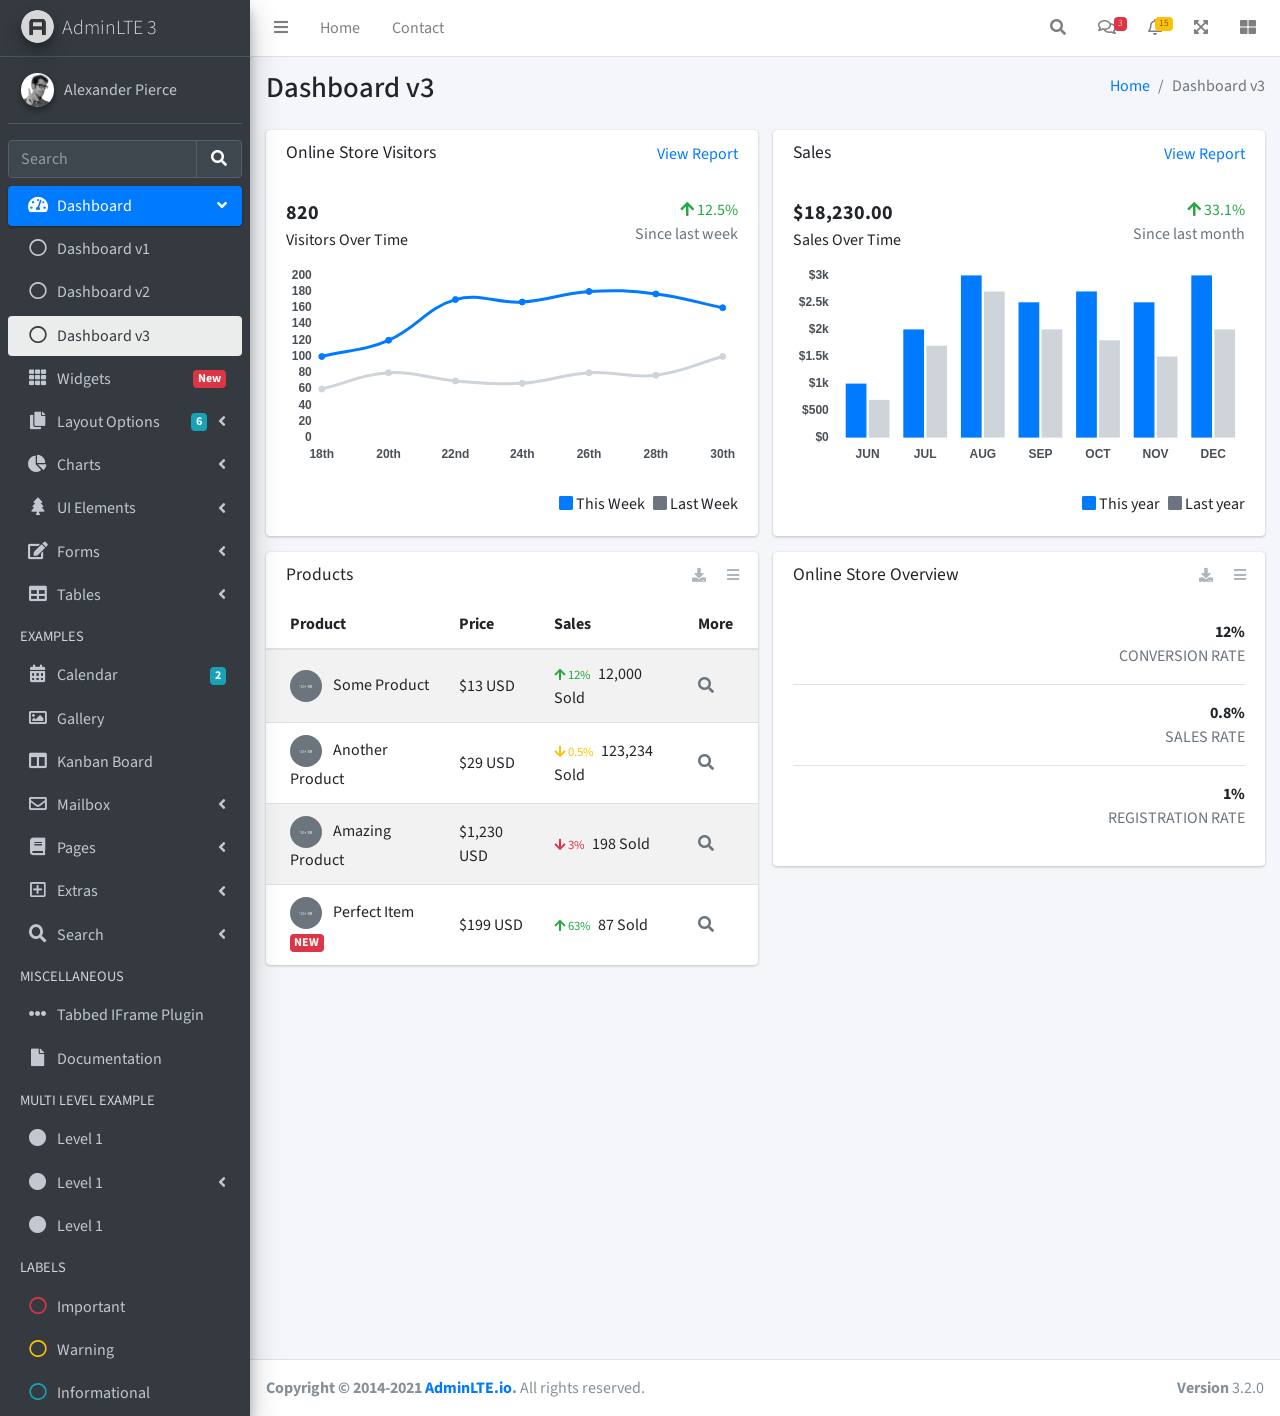
<file: Public/templeates/AdminLTE-3.2.0/index3.html>
<!DOCTYPE html>
<html lang="en">
<head>
  <meta charset="utf-8">
  <meta name="viewport" content="width=device-width, initial-scale=1">
  <title>AdminLTE 3 | Dashboard 3</title>

  <!-- Google Font: Source Sans Pro -->
  <link rel="stylesheet" href="https://fonts.googleapis.com/css?family=Source+Sans+Pro:300,400,400i,700&display=fallback">
  <!-- Font Awesome Icons -->
  <link rel="stylesheet" href="plugins/fontawesome-free/css/all.min.css">
  <!-- IonIcons -->
  <link rel="stylesheet" href="https://code.ionicframework.com/ionicons/2.0.1/css/ionicons.min.css">
  <!-- Theme style -->
  <link rel="stylesheet" href="dist/css/adminlte.min.css">
</head>
<!--
`body` tag options:

  Apply one or more of the following classes to to the body tag
  to get the desired effect

  * sidebar-collapse
  * sidebar-mini
-->
<body class="hold-transition sidebar-mini">
<div class="wrapper">
  <!-- Navbar -->
  <nav class="main-header navbar navbar-expand navbar-white navbar-light">
    <!-- Left navbar links -->
    <ul class="navbar-nav">
      <li class="nav-item">
        <a class="nav-link" data-widget="pushmenu" href="#" role="button"><i class="fas fa-bars"></i></a>
      </li>
      <li class="nav-item d-none d-sm-inline-block">
        <a href="index3.html" class="nav-link">Home</a>
      </li>
      <li class="nav-item d-none d-sm-inline-block">
        <a href="#" class="nav-link">Contact</a>
      </li>
    </ul>

    <!-- Right navbar links -->
    <ul class="navbar-nav ml-auto">
      <!-- Navbar Search -->
      <li class="nav-item">
        <a class="nav-link" data-widget="navbar-search" href="#" role="button">
          <i class="fas fa-search"></i>
        </a>
        <div class="navbar-search-block">
          <form class="form-inline">
            <div class="input-group input-group-sm">
              <input class="form-control form-control-navbar" type="search" placeholder="Search" aria-label="Search">
              <div class="input-group-append">
                <button class="btn btn-navbar" type="submit">
                  <i class="fas fa-search"></i>
                </button>
                <button class="btn btn-navbar" type="button" data-widget="navbar-search">
                  <i class="fas fa-times"></i>
                </button>
              </div>
            </div>
          </form>
        </div>
      </li>

      <!-- Messages Dropdown Menu -->
      <li class="nav-item dropdown">
        <a class="nav-link" data-toggle="dropdown" href="#">
          <i class="far fa-comments"></i>
          <span class="badge badge-danger navbar-badge">3</span>
        </a>
        <div class="dropdown-menu dropdown-menu-lg dropdown-menu-right">
          <a href="#" class="dropdown-item">
            <!-- Message Start -->
            <div class="media">
              <img src="dist/img/user1-128x128.jpg" alt="User Avatar" class="img-size-50 mr-3 img-circle">
              <div class="media-body">
                <h3 class="dropdown-item-title">
                  Brad Diesel
                  <span class="float-right text-sm text-danger"><i class="fas fa-star"></i></span>
                </h3>
                <p class="text-sm">Call me whenever you can...</p>
                <p class="text-sm text-muted"><i class="far fa-clock mr-1"></i> 4 Hours Ago</p>
              </div>
            </div>
            <!-- Message End -->
          </a>
          <div class="dropdown-divider"></div>
          <a href="#" class="dropdown-item">
            <!-- Message Start -->
            <div class="media">
              <img src="dist/img/user8-128x128.jpg" alt="User Avatar" class="img-size-50 img-circle mr-3">
              <div class="media-body">
                <h3 class="dropdown-item-title">
                  John Pierce
                  <span class="float-right text-sm text-muted"><i class="fas fa-star"></i></span>
                </h3>
                <p class="text-sm">I got your message bro</p>
                <p class="text-sm text-muted"><i class="far fa-clock mr-1"></i> 4 Hours Ago</p>
              </div>
            </div>
            <!-- Message End -->
          </a>
          <div class="dropdown-divider"></div>
          <a href="#" class="dropdown-item">
            <!-- Message Start -->
            <div class="media">
              <img src="dist/img/user3-128x128.jpg" alt="User Avatar" class="img-size-50 img-circle mr-3">
              <div class="media-body">
                <h3 class="dropdown-item-title">
                  Nora Silvester
                  <span class="float-right text-sm text-warning"><i class="fas fa-star"></i></span>
                </h3>
                <p class="text-sm">The subject goes here</p>
                <p class="text-sm text-muted"><i class="far fa-clock mr-1"></i> 4 Hours Ago</p>
              </div>
            </div>
            <!-- Message End -->
          </a>
          <div class="dropdown-divider"></div>
          <a href="#" class="dropdown-item dropdown-footer">See All Messages</a>
        </div>
      </li>
      <!-- Notifications Dropdown Menu -->
      <li class="nav-item dropdown">
        <a class="nav-link" data-toggle="dropdown" href="#">
          <i class="far fa-bell"></i>
          <span class="badge badge-warning navbar-badge">15</span>
        </a>
        <div class="dropdown-menu dropdown-menu-lg dropdown-menu-right">
          <span class="dropdown-item dropdown-header">15 Notifications</span>
          <div class="dropdown-divider"></div>
          <a href="#" class="dropdown-item">
            <i class="fas fa-envelope mr-2"></i> 4 new messages
            <span class="float-right text-muted text-sm">3 mins</span>
          </a>
          <div class="dropdown-divider"></div>
          <a href="#" class="dropdown-item">
            <i class="fas fa-users mr-2"></i> 8 friend requests
            <span class="float-right text-muted text-sm">12 hours</span>
          </a>
          <div class="dropdown-divider"></div>
          <a href="#" class="dropdown-item">
            <i class="fas fa-file mr-2"></i> 3 new reports
            <span class="float-right text-muted text-sm">2 days</span>
          </a>
          <div class="dropdown-divider"></div>
          <a href="#" class="dropdown-item dropdown-footer">See All Notifications</a>
        </div>
      </li>
      <li class="nav-item">
        <a class="nav-link" data-widget="fullscreen" href="#" role="button">
          <i class="fas fa-expand-arrows-alt"></i>
        </a>
      </li>
      <li class="nav-item">
        <a class="nav-link" data-widget="control-sidebar" data-slide="true" href="#" role="button">
          <i class="fas fa-th-large"></i>
        </a>
      </li>
    </ul>
  </nav>
  <!-- /.navbar -->

  <!-- Main Sidebar Container -->
  <aside class="main-sidebar sidebar-dark-primary elevation-4">
    <!-- Brand Logo -->
    <a href="index3.html" class="brand-link">
      <img src="dist/img/AdminLTELogo.png" alt="AdminLTE Logo" class="brand-image img-circle elevation-3" style="opacity: .8">
      <span class="brand-text font-weight-light">AdminLTE 3</span>
    </a>

    <!-- Sidebar -->
    <div class="sidebar">
      <!-- Sidebar user panel (optional) -->
      <div class="user-panel mt-3 pb-3 mb-3 d-flex">
        <div class="image">
          <img src="dist/img/user2-160x160.jpg" class="img-circle elevation-2" alt="User Image">
        </div>
        <div class="info">
          <a href="#" class="d-block">Alexander Pierce</a>
        </div>
      </div>

      <!-- SidebarSearch Form -->
      <div class="form-inline">
        <div class="input-group" data-widget="sidebar-search">
          <input class="form-control form-control-sidebar" type="search" placeholder="Search" aria-label="Search">
          <div class="input-group-append">
            <button class="btn btn-sidebar">
              <i class="fas fa-search fa-fw"></i>
            </button>
          </div>
        </div>
      </div>

      <!-- Sidebar Menu -->
      <nav class="mt-2">
        <ul class="nav nav-pills nav-sidebar flex-column" data-widget="treeview" role="menu" data-accordion="false">
          <!-- Add icons to the links using the .nav-icon class
               with font-awesome or any other icon font library -->
          <li class="nav-item menu-open">
            <a href="#" class="nav-link active">
              <i class="nav-icon fas fa-tachometer-alt"></i>
              <p>
                Dashboard
                <i class="right fas fa-angle-left"></i>
              </p>
            </a>
            <ul class="nav nav-treeview">
              <li class="nav-item">
                <a href="./index.html" class="nav-link">
                  <i class="far fa-circle nav-icon"></i>
                  <p>Dashboard v1</p>
                </a>
              </li>
              <li class="nav-item">
                <a href="./index2.html" class="nav-link">
                  <i class="far fa-circle nav-icon"></i>
                  <p>Dashboard v2</p>
                </a>
              </li>
              <li class="nav-item">
                <a href="./index3.html" class="nav-link active">
                  <i class="far fa-circle nav-icon"></i>
                  <p>Dashboard v3</p>
                </a>
              </li>
            </ul>
          </li>
          <li class="nav-item">
            <a href="pages/widgets.html" class="nav-link">
              <i class="nav-icon fas fa-th"></i>
              <p>
                Widgets
                <span class="right badge badge-danger">New</span>
              </p>
            </a>
          </li>
          <li class="nav-item">
            <a href="#" class="nav-link">
              <i class="nav-icon fas fa-copy"></i>
              <p>
                Layout Options
                <i class="fas fa-angle-left right"></i>
                <span class="badge badge-info right">6</span>
              </p>
            </a>
            <ul class="nav nav-treeview">
              <li class="nav-item">
                <a href="pages/layout/top-nav.html" class="nav-link">
                  <i class="far fa-circle nav-icon"></i>
                  <p>Top Navigation</p>
                </a>
              </li>
              <li class="nav-item">
                <a href="pages/layout/top-nav-sidebar.html" class="nav-link">
                  <i class="far fa-circle nav-icon"></i>
                  <p>Top Navigation + Sidebar</p>
                </a>
              </li>
              <li class="nav-item">
                <a href="pages/layout/boxed.html" class="nav-link">
                  <i class="far fa-circle nav-icon"></i>
                  <p>Boxed</p>
                </a>
              </li>
              <li class="nav-item">
                <a href="pages/layout/fixed-sidebar.html" class="nav-link">
                  <i class="far fa-circle nav-icon"></i>
                  <p>Fixed Sidebar</p>
                </a>
              </li>
              <li class="nav-item">
                <a href="pages/layout/fixed-sidebar-custom.html" class="nav-link">
                  <i class="far fa-circle nav-icon"></i>
                  <p>Fixed Sidebar <small>+ Custom Area</small></p>
                </a>
              </li>
              <li class="nav-item">
                <a href="pages/layout/fixed-topnav.html" class="nav-link">
                  <i class="far fa-circle nav-icon"></i>
                  <p>Fixed Navbar</p>
                </a>
              </li>
              <li class="nav-item">
                <a href="pages/layout/fixed-footer.html" class="nav-link">
                  <i class="far fa-circle nav-icon"></i>
                  <p>Fixed Footer</p>
                </a>
              </li>
              <li class="nav-item">
                <a href="pages/layout/collapsed-sidebar.html" class="nav-link">
                  <i class="far fa-circle nav-icon"></i>
                  <p>Collapsed Sidebar</p>
                </a>
              </li>
            </ul>
          </li>
          <li class="nav-item">
            <a href="#" class="nav-link">
              <i class="nav-icon fas fa-chart-pie"></i>
              <p>
                Charts
                <i class="right fas fa-angle-left"></i>
              </p>
            </a>
            <ul class="nav nav-treeview">
              <li class="nav-item">
                <a href="pages/charts/chartjs.html" class="nav-link">
                  <i class="far fa-circle nav-icon"></i>
                  <p>ChartJS</p>
                </a>
              </li>
              <li class="nav-item">
                <a href="pages/charts/flot.html" class="nav-link">
                  <i class="far fa-circle nav-icon"></i>
                  <p>Flot</p>
                </a>
              </li>
              <li class="nav-item">
                <a href="pages/charts/inline.html" class="nav-link">
                  <i class="far fa-circle nav-icon"></i>
                  <p>Inline</p>
                </a>
              </li>
              <li class="nav-item">
                <a href="pages/charts/uplot.html" class="nav-link">
                  <i class="far fa-circle nav-icon"></i>
                  <p>uPlot</p>
                </a>
              </li>
            </ul>
          </li>
          <li class="nav-item">
            <a href="#" class="nav-link">
              <i class="nav-icon fas fa-tree"></i>
              <p>
                UI Elements
                <i class="fas fa-angle-left right"></i>
              </p>
            </a>
            <ul class="nav nav-treeview">
              <li class="nav-item">
                <a href="pages/UI/general.html" class="nav-link">
                  <i class="far fa-circle nav-icon"></i>
                  <p>General</p>
                </a>
              </li>
              <li class="nav-item">
                <a href="pages/UI/icons.html" class="nav-link">
                  <i class="far fa-circle nav-icon"></i>
                  <p>Icons</p>
                </a>
              </li>
              <li class="nav-item">
                <a href="pages/UI/buttons.html" class="nav-link">
                  <i class="far fa-circle nav-icon"></i>
                  <p>Buttons</p>
                </a>
              </li>
              <li class="nav-item">
                <a href="pages/UI/sliders.html" class="nav-link">
                  <i class="far fa-circle nav-icon"></i>
                  <p>Sliders</p>
                </a>
              </li>
              <li class="nav-item">
                <a href="pages/UI/modals.html" class="nav-link">
                  <i class="far fa-circle nav-icon"></i>
                  <p>Modals & Alerts</p>
                </a>
              </li>
              <li class="nav-item">
                <a href="pages/UI/navbar.html" class="nav-link">
                  <i class="far fa-circle nav-icon"></i>
                  <p>Navbar & Tabs</p>
                </a>
              </li>
              <li class="nav-item">
                <a href="pages/UI/timeline.html" class="nav-link">
                  <i class="far fa-circle nav-icon"></i>
                  <p>Timeline</p>
                </a>
              </li>
              <li class="nav-item">
                <a href="pages/UI/ribbons.html" class="nav-link">
                  <i class="far fa-circle nav-icon"></i>
                  <p>Ribbons</p>
                </a>
              </li>
            </ul>
          </li>
          <li class="nav-item">
            <a href="#" class="nav-link">
              <i class="nav-icon fas fa-edit"></i>
              <p>
                Forms
                <i class="fas fa-angle-left right"></i>
              </p>
            </a>
            <ul class="nav nav-treeview">
              <li class="nav-item">
                <a href="pages/forms/general.html" class="nav-link">
                  <i class="far fa-circle nav-icon"></i>
                  <p>General Elements</p>
                </a>
              </li>
              <li class="nav-item">
                <a href="pages/forms/advanced.html" class="nav-link">
                  <i class="far fa-circle nav-icon"></i>
                  <p>Advanced Elements</p>
                </a>
              </li>
              <li class="nav-item">
                <a href="pages/forms/editors.html" class="nav-link">
                  <i class="far fa-circle nav-icon"></i>
                  <p>Editors</p>
                </a>
              </li>
              <li class="nav-item">
                <a href="pages/forms/validation.html" class="nav-link">
                  <i class="far fa-circle nav-icon"></i>
                  <p>Validation</p>
                </a>
              </li>
            </ul>
          </li>
          <li class="nav-item">
            <a href="#" class="nav-link">
              <i class="nav-icon fas fa-table"></i>
              <p>
                Tables
                <i class="fas fa-angle-left right"></i>
              </p>
            </a>
            <ul class="nav nav-treeview">
              <li class="nav-item">
                <a href="pages/tables/simple.html" class="nav-link">
                  <i class="far fa-circle nav-icon"></i>
                  <p>Simple Tables</p>
                </a>
              </li>
              <li class="nav-item">
                <a href="pages/tables/data.html" class="nav-link">
                  <i class="far fa-circle nav-icon"></i>
                  <p>DataTables</p>
                </a>
              </li>
              <li class="nav-item">
                <a href="pages/tables/jsgrid.html" class="nav-link">
                  <i class="far fa-circle nav-icon"></i>
                  <p>jsGrid</p>
                </a>
              </li>
            </ul>
          </li>
          <li class="nav-header">EXAMPLES</li>
          <li class="nav-item">
            <a href="pages/calendar.html" class="nav-link">
              <i class="nav-icon fas fa-calendar-alt"></i>
              <p>
                Calendar
                <span class="badge badge-info right">2</span>
              </p>
            </a>
          </li>
          <li class="nav-item">
            <a href="pages/gallery.html" class="nav-link">
              <i class="nav-icon far fa-image"></i>
              <p>
                Gallery
              </p>
            </a>
          </li>
          <li class="nav-item">
            <a href="pages/kanban.html" class="nav-link">
              <i class="nav-icon fas fa-columns"></i>
              <p>
                Kanban Board
              </p>
            </a>
          </li>
          <li class="nav-item">
            <a href="#" class="nav-link">
              <i class="nav-icon far fa-envelope"></i>
              <p>
                Mailbox
                <i class="fas fa-angle-left right"></i>
              </p>
            </a>
            <ul class="nav nav-treeview">
              <li class="nav-item">
                <a href="pages/mailbox/mailbox.html" class="nav-link">
                  <i class="far fa-circle nav-icon"></i>
                  <p>Inbox</p>
                </a>
              </li>
              <li class="nav-item">
                <a href="pages/mailbox/compose.html" class="nav-link">
                  <i class="far fa-circle nav-icon"></i>
                  <p>Compose</p>
                </a>
              </li>
              <li class="nav-item">
                <a href="pages/mailbox/read-mail.html" class="nav-link">
                  <i class="far fa-circle nav-icon"></i>
                  <p>Read</p>
                </a>
              </li>
            </ul>
          </li>
          <li class="nav-item">
            <a href="#" class="nav-link">
              <i class="nav-icon fas fa-book"></i>
              <p>
                Pages
                <i class="fas fa-angle-left right"></i>
              </p>
            </a>
            <ul class="nav nav-treeview">
              <li class="nav-item">
                <a href="pages/examples/invoice.html" class="nav-link">
                  <i class="far fa-circle nav-icon"></i>
                  <p>Invoice</p>
                </a>
              </li>
              <li class="nav-item">
                <a href="pages/examples/profile.html" class="nav-link">
                  <i class="far fa-circle nav-icon"></i>
                  <p>Profile</p>
                </a>
              </li>
              <li class="nav-item">
                <a href="pages/examples/e-commerce.html" class="nav-link">
                  <i class="far fa-circle nav-icon"></i>
                  <p>E-commerce</p>
                </a>
              </li>
              <li class="nav-item">
                <a href="pages/examples/projects.html" class="nav-link">
                  <i class="far fa-circle nav-icon"></i>
                  <p>Projects</p>
                </a>
              </li>
              <li class="nav-item">
                <a href="pages/examples/project-add.html" class="nav-link">
                  <i class="far fa-circle nav-icon"></i>
                  <p>Project Add</p>
                </a>
              </li>
              <li class="nav-item">
                <a href="pages/examples/project-edit.html" class="nav-link">
                  <i class="far fa-circle nav-icon"></i>
                  <p>Project Edit</p>
                </a>
              </li>
              <li class="nav-item">
                <a href="pages/examples/project-detail.html" class="nav-link">
                  <i class="far fa-circle nav-icon"></i>
                  <p>Project Detail</p>
                </a>
              </li>
              <li class="nav-item">
                <a href="pages/examples/contacts.html" class="nav-link">
                  <i class="far fa-circle nav-icon"></i>
                  <p>Contacts</p>
                </a>
              </li>
              <li class="nav-item">
                <a href="pages/examples/faq.html" class="nav-link">
                  <i class="far fa-circle nav-icon"></i>
                  <p>FAQ</p>
                </a>
              </li>
              <li class="nav-item">
                <a href="pages/examples/contact-us.html" class="nav-link">
                  <i class="far fa-circle nav-icon"></i>
                  <p>Contact us</p>
                </a>
              </li>
            </ul>
          </li>
          <li class="nav-item">
            <a href="#" class="nav-link">
              <i class="nav-icon far fa-plus-square"></i>
              <p>
                Extras
                <i class="fas fa-angle-left right"></i>
              </p>
            </a>
            <ul class="nav nav-treeview">
              <li class="nav-item">
                <a href="#" class="nav-link">
                  <i class="far fa-circle nav-icon"></i>
                  <p>
                    Login & Register v1
                    <i class="fas fa-angle-left right"></i>
                  </p>
                </a>
                <ul class="nav nav-treeview">
                  <li class="nav-item">
                    <a href="pages/examples/login.html" class="nav-link">
                      <i class="far fa-circle nav-icon"></i>
                      <p>Login v1</p>
                    </a>
                  </li>
                  <li class="nav-item">
                    <a href="pages/examples/register.html" class="nav-link">
                      <i class="far fa-circle nav-icon"></i>
                      <p>Register v1</p>
                    </a>
                  </li>
                  <li class="nav-item">
                    <a href="pages/examples/forgot-password.html" class="nav-link">
                      <i class="far fa-circle nav-icon"></i>
                      <p>Forgot Password v1</p>
                    </a>
                  </li>
                  <li class="nav-item">
                    <a href="pages/examples/recover-password.html" class="nav-link">
                      <i class="far fa-circle nav-icon"></i>
                      <p>Recover Password v1</p>
                    </a>
                  </li>
                </ul>
              </li>
              <li class="nav-item">
                <a href="#" class="nav-link">
                  <i class="far fa-circle nav-icon"></i>
                  <p>
                    Login & Register v2
                    <i class="fas fa-angle-left right"></i>
                  </p>
                </a>
                <ul class="nav nav-treeview">
                  <li class="nav-item">
                    <a href="pages/examples/login-v2.html" class="nav-link">
                      <i class="far fa-circle nav-icon"></i>
                      <p>Login v2</p>
                    </a>
                  </li>
                  <li class="nav-item">
                    <a href="pages/examples/register-v2.html" class="nav-link">
                      <i class="far fa-circle nav-icon"></i>
                      <p>Register v2</p>
                    </a>
                  </li>
                  <li class="nav-item">
                    <a href="pages/examples/forgot-password-v2.html" class="nav-link">
                      <i class="far fa-circle nav-icon"></i>
                      <p>Forgot Password v2</p>
                    </a>
                  </li>
                  <li class="nav-item">
                    <a href="pages/examples/recover-password-v2.html" class="nav-link">
                      <i class="far fa-circle nav-icon"></i>
                      <p>Recover Password v2</p>
                    </a>
                  </li>
                </ul>
              </li>
              <li class="nav-item">
                <a href="pages/examples/lockscreen.html" class="nav-link">
                  <i class="far fa-circle nav-icon"></i>
                  <p>Lockscreen</p>
                </a>
              </li>
              <li class="nav-item">
                <a href="pages/examples/legacy-user-menu.html" class="nav-link">
                  <i class="far fa-circle nav-icon"></i>
                  <p>Legacy User Menu</p>
                </a>
              </li>
              <li class="nav-item">
                <a href="pages/examples/language-menu.html" class="nav-link">
                  <i class="far fa-circle nav-icon"></i>
                  <p>Language Menu</p>
                </a>
              </li>
              <li class="nav-item">
                <a href="pages/examples/404.html" class="nav-link">
                  <i class="far fa-circle nav-icon"></i>
                  <p>Error 404</p>
                </a>
              </li>
              <li class="nav-item">
                <a href="pages/examples/500.html" class="nav-link">
                  <i class="far fa-circle nav-icon"></i>
                  <p>Error 500</p>
                </a>
              </li>
              <li class="nav-item">
                <a href="pages/examples/pace.html" class="nav-link">
                  <i class="far fa-circle nav-icon"></i>
                  <p>Pace</p>
                </a>
              </li>
              <li class="nav-item">
                <a href="pages/examples/blank.html" class="nav-link">
                  <i class="far fa-circle nav-icon"></i>
                  <p>Blank Page</p>
                </a>
              </li>
              <li class="nav-item">
                <a href="starter.html" class="nav-link">
                  <i class="far fa-circle nav-icon"></i>
                  <p>Starter Page</p>
                </a>
              </li>
            </ul>
          </li>
          <li class="nav-item">
            <a href="#" class="nav-link">
              <i class="nav-icon fas fa-search"></i>
              <p>
                Search
                <i class="fas fa-angle-left right"></i>
              </p>
            </a>
            <ul class="nav nav-treeview">
              <li class="nav-item">
                <a href="pages/search/simple.html" class="nav-link">
                  <i class="far fa-circle nav-icon"></i>
                  <p>Simple Search</p>
                </a>
              </li>
              <li class="nav-item">
                <a href="pages/search/enhanced.html" class="nav-link">
                  <i class="far fa-circle nav-icon"></i>
                  <p>Enhanced</p>
                </a>
              </li>
            </ul>
          </li>
          <li class="nav-header">MISCELLANEOUS</li>
          <li class="nav-item">
            <a href="iframe.html" class="nav-link">
              <i class="nav-icon fas fa-ellipsis-h"></i>
              <p>Tabbed IFrame Plugin</p>
            </a>
          </li>
          <li class="nav-item">
            <a href="https://adminlte.io/docs/3.1/" class="nav-link">
              <i class="nav-icon fas fa-file"></i>
              <p>Documentation</p>
            </a>
          </li>
          <li class="nav-header">MULTI LEVEL EXAMPLE</li>
          <li class="nav-item">
            <a href="#" class="nav-link">
              <i class="fas fa-circle nav-icon"></i>
              <p>Level 1</p>
            </a>
          </li>
          <li class="nav-item">
            <a href="#" class="nav-link">
              <i class="nav-icon fas fa-circle"></i>
              <p>
                Level 1
                <i class="right fas fa-angle-left"></i>
              </p>
            </a>
            <ul class="nav nav-treeview">
              <li class="nav-item">
                <a href="#" class="nav-link">
                  <i class="far fa-circle nav-icon"></i>
                  <p>Level 2</p>
                </a>
              </li>
              <li class="nav-item">
                <a href="#" class="nav-link">
                  <i class="far fa-circle nav-icon"></i>
                  <p>
                    Level 2
                    <i class="right fas fa-angle-left"></i>
                  </p>
                </a>
                <ul class="nav nav-treeview">
                  <li class="nav-item">
                    <a href="#" class="nav-link">
                      <i class="far fa-dot-circle nav-icon"></i>
                      <p>Level 3</p>
                    </a>
                  </li>
                  <li class="nav-item">
                    <a href="#" class="nav-link">
                      <i class="far fa-dot-circle nav-icon"></i>
                      <p>Level 3</p>
                    </a>
                  </li>
                  <li class="nav-item">
                    <a href="#" class="nav-link">
                      <i class="far fa-dot-circle nav-icon"></i>
                      <p>Level 3</p>
                    </a>
                  </li>
                </ul>
              </li>
              <li class="nav-item">
                <a href="#" class="nav-link">
                  <i class="far fa-circle nav-icon"></i>
                  <p>Level 2</p>
                </a>
              </li>
            </ul>
          </li>
          <li class="nav-item">
            <a href="#" class="nav-link">
              <i class="fas fa-circle nav-icon"></i>
              <p>Level 1</p>
            </a>
          </li>
          <li class="nav-header">LABELS</li>
          <li class="nav-item">
            <a href="#" class="nav-link">
              <i class="nav-icon far fa-circle text-danger"></i>
              <p class="text">Important</p>
            </a>
          </li>
          <li class="nav-item">
            <a href="#" class="nav-link">
              <i class="nav-icon far fa-circle text-warning"></i>
              <p>Warning</p>
            </a>
          </li>
          <li class="nav-item">
            <a href="#" class="nav-link">
              <i class="nav-icon far fa-circle text-info"></i>
              <p>Informational</p>
            </a>
          </li>
        </ul>
      </nav>
      <!-- /.sidebar-menu -->
    </div>
    <!-- /.sidebar -->
  </aside>

  <!-- Content Wrapper. Contains page content -->
  <div class="content-wrapper">
    <!-- Content Header (Page header) -->
    <div class="content-header">
      <div class="container-fluid">
        <div class="row mb-2">
          <div class="col-sm-6">
            <h1 class="m-0">Dashboard v3</h1>
          </div><!-- /.col -->
          <div class="col-sm-6">
            <ol class="breadcrumb float-sm-right">
              <li class="breadcrumb-item"><a href="#">Home</a></li>
              <li class="breadcrumb-item active">Dashboard v3</li>
            </ol>
          </div><!-- /.col -->
        </div><!-- /.row -->
      </div><!-- /.container-fluid -->
    </div>
    <!-- /.content-header -->

    <!-- Main content -->
    <div class="content">
      <div class="container-fluid">
        <div class="row">
          <div class="col-lg-6">
            <div class="card">
              <div class="card-header border-0">
                <div class="d-flex justify-content-between">
                  <h3 class="card-title">Online Store Visitors</h3>
                  <a href="javascript:void(0);">View Report</a>
                </div>
              </div>
              <div class="card-body">
                <div class="d-flex">
                  <p class="d-flex flex-column">
                    <span class="text-bold text-lg">820</span>
                    <span>Visitors Over Time</span>
                  </p>
                  <p class="ml-auto d-flex flex-column text-right">
                    <span class="text-success">
                      <i class="fas fa-arrow-up"></i> 12.5%
                    </span>
                    <span class="text-muted">Since last week</span>
                  </p>
                </div>
                <!-- /.d-flex -->

                <div class="position-relative mb-4">
                  <canvas id="visitors-chart" height="200"></canvas>
                </div>

                <div class="d-flex flex-row justify-content-end">
                  <span class="mr-2">
                    <i class="fas fa-square text-primary"></i> This Week
                  </span>

                  <span>
                    <i class="fas fa-square text-gray"></i> Last Week
                  </span>
                </div>
              </div>
            </div>
            <!-- /.card -->

            <div class="card">
              <div class="card-header border-0">
                <h3 class="card-title">Products</h3>
                <div class="card-tools">
                  <a href="#" class="btn btn-tool btn-sm">
                    <i class="fas fa-download"></i>
                  </a>
                  <a href="#" class="btn btn-tool btn-sm">
                    <i class="fas fa-bars"></i>
                  </a>
                </div>
              </div>
              <div class="card-body table-responsive p-0">
                <table class="table table-striped table-valign-middle">
                  <thead>
                  <tr>
                    <th>Product</th>
                    <th>Price</th>
                    <th>Sales</th>
                    <th>More</th>
                  </tr>
                  </thead>
                  <tbody>
                  <tr>
                    <td>
                      <img src="dist/img/default-150x150.png" alt="Product 1" class="img-circle img-size-32 mr-2">
                      Some Product
                    </td>
                    <td>$13 USD</td>
                    <td>
                      <small class="text-success mr-1">
                        <i class="fas fa-arrow-up"></i>
                        12%
                      </small>
                      12,000 Sold
                    </td>
                    <td>
                      <a href="#" class="text-muted">
                        <i class="fas fa-search"></i>
                      </a>
                    </td>
                  </tr>
                  <tr>
                    <td>
                      <img src="dist/img/default-150x150.png" alt="Product 1" class="img-circle img-size-32 mr-2">
                      Another Product
                    </td>
                    <td>$29 USD</td>
                    <td>
                      <small class="text-warning mr-1">
                        <i class="fas fa-arrow-down"></i>
                        0.5%
                      </small>
                      123,234 Sold
                    </td>
                    <td>
                      <a href="#" class="text-muted">
                        <i class="fas fa-search"></i>
                      </a>
                    </td>
                  </tr>
                  <tr>
                    <td>
                      <img src="dist/img/default-150x150.png" alt="Product 1" class="img-circle img-size-32 mr-2">
                      Amazing Product
                    </td>
                    <td>$1,230 USD</td>
                    <td>
                      <small class="text-danger mr-1">
                        <i class="fas fa-arrow-down"></i>
                        3%
                      </small>
                      198 Sold
                    </td>
                    <td>
                      <a href="#" class="text-muted">
                        <i class="fas fa-search"></i>
                      </a>
                    </td>
                  </tr>
                  <tr>
                    <td>
                      <img src="dist/img/default-150x150.png" alt="Product 1" class="img-circle img-size-32 mr-2">
                      Perfect Item
                      <span class="badge bg-danger">NEW</span>
                    </td>
                    <td>$199 USD</td>
                    <td>
                      <small class="text-success mr-1">
                        <i class="fas fa-arrow-up"></i>
                        63%
                      </small>
                      87 Sold
                    </td>
                    <td>
                      <a href="#" class="text-muted">
                        <i class="fas fa-search"></i>
                      </a>
                    </td>
                  </tr>
                  </tbody>
                </table>
              </div>
            </div>
            <!-- /.card -->
          </div>
          <!-- /.col-md-6 -->
          <div class="col-lg-6">
            <div class="card">
              <div class="card-header border-0">
                <div class="d-flex justify-content-between">
                  <h3 class="card-title">Sales</h3>
                  <a href="javascript:void(0);">View Report</a>
                </div>
              </div>
              <div class="card-body">
                <div class="d-flex">
                  <p class="d-flex flex-column">
                    <span class="text-bold text-lg">$18,230.00</span>
                    <span>Sales Over Time</span>
                  </p>
                  <p class="ml-auto d-flex flex-column text-right">
                    <span class="text-success">
                      <i class="fas fa-arrow-up"></i> 33.1%
                    </span>
                    <span class="text-muted">Since last month</span>
                  </p>
                </div>
                <!-- /.d-flex -->

                <div class="position-relative mb-4">
                  <canvas id="sales-chart" height="200"></canvas>
                </div>

                <div class="d-flex flex-row justify-content-end">
                  <span class="mr-2">
                    <i class="fas fa-square text-primary"></i> This year
                  </span>

                  <span>
                    <i class="fas fa-square text-gray"></i> Last year
                  </span>
                </div>
              </div>
            </div>
            <!-- /.card -->

            <div class="card">
              <div class="card-header border-0">
                <h3 class="card-title">Online Store Overview</h3>
                <div class="card-tools">
                  <a href="#" class="btn btn-sm btn-tool">
                    <i class="fas fa-download"></i>
                  </a>
                  <a href="#" class="btn btn-sm btn-tool">
                    <i class="fas fa-bars"></i>
                  </a>
                </div>
              </div>
              <div class="card-body">
                <div class="d-flex justify-content-between align-items-center border-bottom mb-3">
                  <p class="text-success text-xl">
                    <i class="ion ion-ios-refresh-empty"></i>
                  </p>
                  <p class="d-flex flex-column text-right">
                    <span class="font-weight-bold">
                      <i class="ion ion-android-arrow-up text-success"></i> 12%
                    </span>
                    <span class="text-muted">CONVERSION RATE</span>
                  </p>
                </div>
                <!-- /.d-flex -->
                <div class="d-flex justify-content-between align-items-center border-bottom mb-3">
                  <p class="text-warning text-xl">
                    <i class="ion ion-ios-cart-outline"></i>
                  </p>
                  <p class="d-flex flex-column text-right">
                    <span class="font-weight-bold">
                      <i class="ion ion-android-arrow-up text-warning"></i> 0.8%
                    </span>
                    <span class="text-muted">SALES RATE</span>
                  </p>
                </div>
                <!-- /.d-flex -->
                <div class="d-flex justify-content-between align-items-center mb-0">
                  <p class="text-danger text-xl">
                    <i class="ion ion-ios-people-outline"></i>
                  </p>
                  <p class="d-flex flex-column text-right">
                    <span class="font-weight-bold">
                      <i class="ion ion-android-arrow-down text-danger"></i> 1%
                    </span>
                    <span class="text-muted">REGISTRATION RATE</span>
                  </p>
                </div>
                <!-- /.d-flex -->
              </div>
            </div>
          </div>
          <!-- /.col-md-6 -->
        </div>
        <!-- /.row -->
      </div>
      <!-- /.container-fluid -->
    </div>
    <!-- /.content -->
  </div>
  <!-- /.content-wrapper -->

  <!-- Control Sidebar -->
  <aside class="control-sidebar control-sidebar-dark">
    <!-- Control sidebar content goes here -->
  </aside>
  <!-- /.control-sidebar -->

  <!-- Main Footer -->
  <footer class="main-footer">
    <strong>Copyright &copy; 2014-2021 <a href="https://adminlte.io">AdminLTE.io</a>.</strong>
    All rights reserved.
    <div class="float-right d-none d-sm-inline-block">
      <b>Version</b> 3.2.0
    </div>
  </footer>
</div>
<!-- ./wrapper -->

<!-- REQUIRED SCRIPTS -->

<!-- jQuery -->
<script src="plugins/jquery/jquery.min.js"></script>
<!-- Bootstrap -->
<script src="plugins/bootstrap/js/bootstrap.bundle.min.js"></script>
<!-- AdminLTE -->
<script src="dist/js/adminlte.js"></script>

<!-- OPTIONAL SCRIPTS -->
<script src="plugins/chart.js/Chart.min.js"></script>
<!-- AdminLTE for demo purposes -->
<script src="dist/js/demo.js"></script>
<!-- AdminLTE dashboard demo (This is only for demo purposes) -->
<script src="dist/js/pages/dashboard3.js"></script>
</body>
</html>
</file>
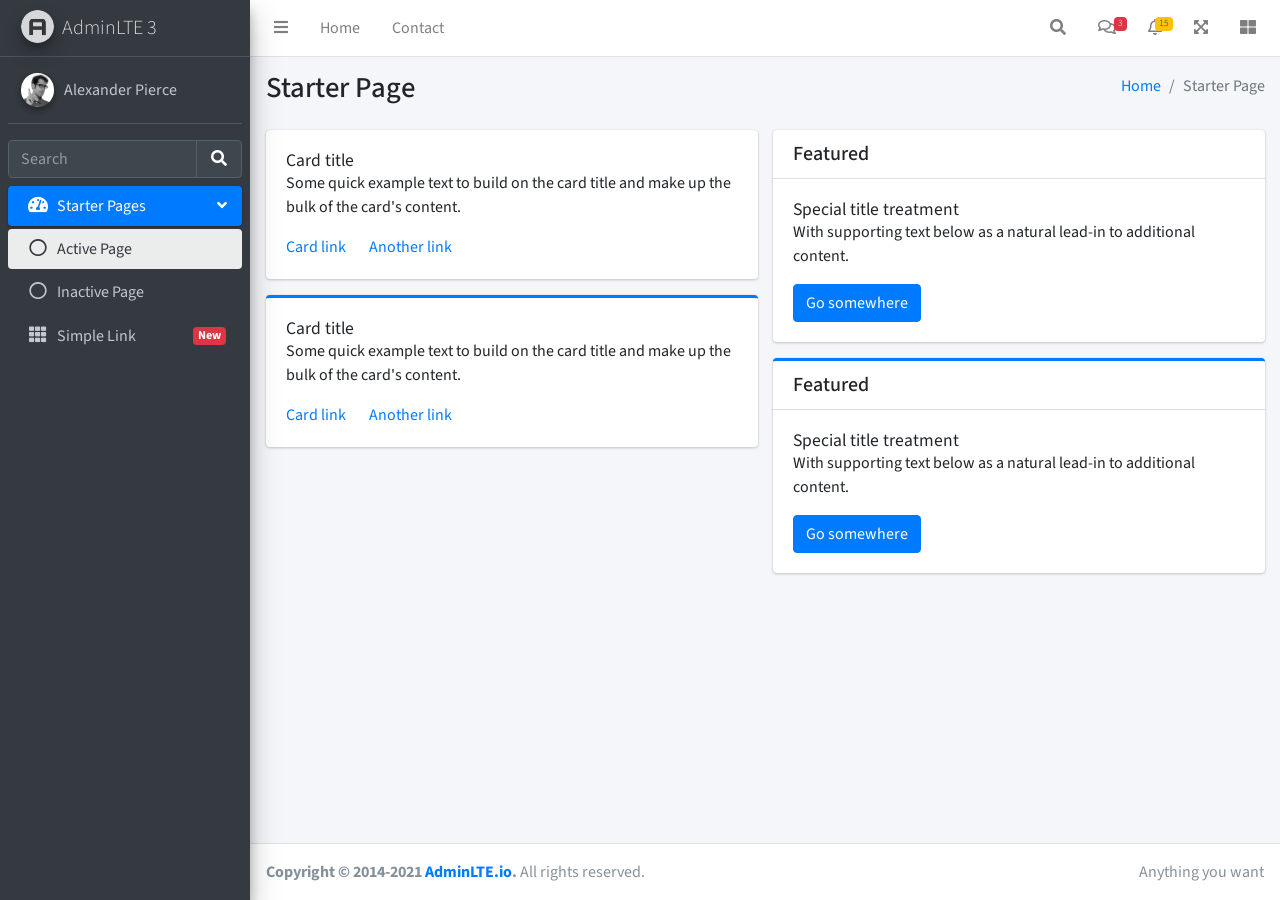
<file: Public/templeates/AdminLTE-3.2.0/starter.html>
<!DOCTYPE html>
<!--
This is a starter template page. Use this page to start your new project from
scratch. This page gets rid of all links and provides the needed markup only.
-->
<html lang="en">
<head>
  <meta charset="utf-8">
  <meta name="viewport" content="width=device-width, initial-scale=1">
  <title>AdminLTE 3 | Starter</title>

  <!-- Google Font: Source Sans Pro -->
  <link rel="stylesheet" href="https://fonts.googleapis.com/css?family=Source+Sans+Pro:300,400,400i,700&display=fallback">
  <!-- Font Awesome Icons -->
  <link rel="stylesheet" href=" plugins/fontawesome-free/css/all.min.css">
  <!-- Theme style -->
  <link rel="stylesheet" href="dist/css/adminlte.min.css">
</head>
<body class="hold-transition sidebar-mini">
<div class="wrapper">

  <!-- Navbar -->
  <nav class="main-header navbar navbar-expand navbar-white navbar-light">
    <!-- Left navbar links -->
    <ul class="navbar-nav">
      <li class="nav-item">
        <a class="nav-link" data-widget="pushmenu" href="#" role="button"><i class="fas fa-bars"></i></a>
      </li>
      <li class="nav-item d-none d-sm-inline-block">
        <a href="index3.html" class="nav-link">Home</a>
      </li>
      <li class="nav-item d-none d-sm-inline-block">
        <a href="#" class="nav-link">Contact</a>
      </li>
    </ul>

    <!-- Right navbar links -->
    <ul class="navbar-nav ml-auto">
      <!-- Navbar Search -->
      <li class="nav-item">
        <a class="nav-link" data-widget="navbar-search" href="#" role="button">
          <i class="fas fa-search"></i>
        </a>
        <div class="navbar-search-block">
          <form class="form-inline">
            <div class="input-group input-group-sm">
              <input class="form-control form-control-navbar" type="search" placeholder="Search" aria-label="Search">
              <div class="input-group-append">
                <button class="btn btn-navbar" type="submit">
                  <i class="fas fa-search"></i>
                </button>
                <button class="btn btn-navbar" type="button" data-widget="navbar-search">
                  <i class="fas fa-times"></i>
                </button>
              </div>
            </div>
          </form>
        </div>
      </li>

      <!-- Messages Dropdown Menu -->
      <li class="nav-item dropdown">
        <a class="nav-link" data-toggle="dropdown" href="#">
          <i class="far fa-comments"></i>
          <span class="badge badge-danger navbar-badge">3</span>
        </a>
        <div class="dropdown-menu dropdown-menu-lg dropdown-menu-right">
          <a href="#" class="dropdown-item">
            <!-- Message Start -->
            <div class="media">
              <img src="dist/img/user1-128x128.jpg" alt="User Avatar" class="img-size-50 mr-3 img-circle">
              <div class="media-body">
                <h3 class="dropdown-item-title">
                  Brad Diesel
                  <span class="float-right text-sm text-danger"><i class="fas fa-star"></i></span>
                </h3>
                <p class="text-sm">Call me whenever you can...</p>
                <p class="text-sm text-muted"><i class="far fa-clock mr-1"></i> 4 Hours Ago</p>
              </div>
            </div>
            <!-- Message End -->
          </a>
          <div class="dropdown-divider"></div>
          <a href="#" class="dropdown-item">
            <!-- Message Start -->
            <div class="media">
              <img src="dist/img/user8-128x128.jpg" alt="User Avatar" class="img-size-50 img-circle mr-3">
              <div class="media-body">
                <h3 class="dropdown-item-title">
                  John Pierce
                  <span class="float-right text-sm text-muted"><i class="fas fa-star"></i></span>
                </h3>
                <p class="text-sm">I got your message bro</p>
                <p class="text-sm text-muted"><i class="far fa-clock mr-1"></i> 4 Hours Ago</p>
              </div>
            </div>
            <!-- Message End -->
          </a>
          <div class="dropdown-divider"></div>
          <a href="#" class="dropdown-item">
            <!-- Message Start -->
            <div class="media">
              <img src="dist/img/user3-128x128.jpg" alt="User Avatar" class="img-size-50 img-circle mr-3">
              <div class="media-body">
                <h3 class="dropdown-item-title">
                  Nora Silvester
                  <span class="float-right text-sm text-warning"><i class="fas fa-star"></i></span>
                </h3>
                <p class="text-sm">The subject goes here</p>
                <p class="text-sm text-muted"><i class="far fa-clock mr-1"></i> 4 Hours Ago</p>
              </div>
            </div>
            <!-- Message End -->
          </a>
          <div class="dropdown-divider"></div>
          <a href="#" class="dropdown-item dropdown-footer">See All Messages</a>
        </div>
      </li>
      <!-- Notifications Dropdown Menu -->
      <li class="nav-item dropdown">
        <a class="nav-link" data-toggle="dropdown" href="#">
          <i class="far fa-bell"></i>
          <span class="badge badge-warning navbar-badge">15</span>
        </a>
        <div class="dropdown-menu dropdown-menu-lg dropdown-menu-right">
          <span class="dropdown-header">15 Notifications</span>
          <div class="dropdown-divider"></div>
          <a href="#" class="dropdown-item">
            <i class="fas fa-envelope mr-2"></i> 4 new messages
            <span class="float-right text-muted text-sm">3 mins</span>
          </a>
          <div class="dropdown-divider"></div>
          <a href="#" class="dropdown-item">
            <i class="fas fa-users mr-2"></i> 8 friend requests
            <span class="float-right text-muted text-sm">12 hours</span>
          </a>
          <div class="dropdown-divider"></div>
          <a href="#" class="dropdown-item">
            <i class="fas fa-file mr-2"></i> 3 new reports
            <span class="float-right text-muted text-sm">2 days</span>
          </a>
          <div class="dropdown-divider"></div>
          <a href="#" class="dropdown-item dropdown-footer">See All Notifications</a>
        </div>
      </li>
      <li class="nav-item">
        <a class="nav-link" data-widget="fullscreen" href="#" role="button">
          <i class="fas fa-expand-arrows-alt"></i>
        </a>
      </li>
      <li class="nav-item">
        <a class="nav-link" data-widget="control-sidebar" data-slide="true" href="#" role="button">
          <i class="fas fa-th-large"></i>
        </a>
      </li>
    </ul>
  </nav>
  <!-- /.navbar -->

  <!-- Main Sidebar Container -->
  <aside class="main-sidebar sidebar-dark-primary elevation-4">
    <!-- Brand Logo -->
    <a href="index3.html" class="brand-link">
      <img src="dist/img/AdminLTELogo.png" alt="AdminLTE Logo" class="brand-image img-circle elevation-3" style="opacity: .8">
      <span class="brand-text font-weight-light">AdminLTE 3</span>
    </a>

    <!-- Sidebar -->
    <div class="sidebar">
      <!-- Sidebar user panel (optional) -->
      <div class="user-panel mt-3 pb-3 mb-3 d-flex">
        <div class="image">
          <img src="dist/img/user2-160x160.jpg" class="img-circle elevation-2" alt="User Image">
        </div>
        <div class="info">
          <a href="#" class="d-block">Alexander Pierce</a>
        </div>
      </div>

      <!-- SidebarSearch Form -->
      <div class="form-inline">
        <div class="input-group" data-widget="sidebar-search">
          <input class="form-control form-control-sidebar" type="search" placeholder="Search" aria-label="Search">
          <div class="input-group-append">
            <button class="btn btn-sidebar">
              <i class="fas fa-search fa-fw"></i>
            </button>
          </div>
        </div>
      </div>

      <!-- Sidebar Menu -->
      <nav class="mt-2">
        <ul class="nav nav-pills nav-sidebar flex-column" data-widget="treeview" role="menu" data-accordion="false">
          <!-- Add icons to the links using the .nav-icon class
               with font-awesome or any other icon font library -->
          <li class="nav-item menu-open">
            <a href="#" class="nav-link active">
              <i class="nav-icon fas fa-tachometer-alt"></i>
              <p>
                Starter Pages
                <i class="right fas fa-angle-left"></i>
              </p>
            </a>
            <ul class="nav nav-treeview">
              <li class="nav-item">
                <a href="#" class="nav-link active">
                  <i class="far fa-circle nav-icon"></i>
                  <p>Active Page</p>
                </a>
              </li>
              <li class="nav-item">
                <a href="#" class="nav-link">
                  <i class="far fa-circle nav-icon"></i>
                  <p>Inactive Page</p>
                </a>
              </li>
            </ul>
          </li>
          <li class="nav-item">
            <a href="#" class="nav-link">
              <i class="nav-icon fas fa-th"></i>
              <p>
                Simple Link
                <span class="right badge badge-danger">New</span>
              </p>
            </a>
          </li>
        </ul>
      </nav>
      <!-- /.sidebar-menu -->
    </div>
    <!-- /.sidebar -->
  </aside>

  <!-- Content Wrapper. Contains page content -->
  <div class="content-wrapper">
    <!-- Content Header (Page header) -->
    <div class="content-header">
      <div class="container-fluid">
        <div class="row mb-2">
          <div class="col-sm-6">
            <h1 class="m-0">Starter Page</h1>
          </div><!-- /.col -->
          <div class="col-sm-6">
            <ol class="breadcrumb float-sm-right">
              <li class="breadcrumb-item"><a href="#">Home</a></li>
              <li class="breadcrumb-item active">Starter Page</li>
            </ol>
          </div><!-- /.col -->
        </div><!-- /.row -->
      </div><!-- /.container-fluid -->
    </div>
    <!-- /.content-header -->

    <!-- Main content -->
    <div class="content">
      <div class="container-fluid">
        <div class="row">
          <div class="col-lg-6">
            <div class="card">
              <div class="card-body">
                <h5 class="card-title">Card title</h5>

                <p class="card-text">
                  Some quick example text to build on the card title and make up the bulk of the card's
                  content.
                </p>

                <a href="#" class="card-link">Card link</a>
                <a href="#" class="card-link">Another link</a>
              </div>
            </div>

            <div class="card card-primary card-outline">
              <div class="card-body">
                <h5 class="card-title">Card title</h5>

                <p class="card-text">
                  Some quick example text to build on the card title and make up the bulk of the card's
                  content.
                </p>
                <a href="#" class="card-link">Card link</a>
                <a href="#" class="card-link">Another link</a>
              </div>
            </div><!-- /.card -->
          </div>
          <!-- /.col-md-6 -->
          <div class="col-lg-6">
            <div class="card">
              <div class="card-header">
                <h5 class="m-0">Featured</h5>
              </div>
              <div class="card-body">
                <h6 class="card-title">Special title treatment</h6>

                <p class="card-text">With supporting text below as a natural lead-in to additional content.</p>
                <a href="#" class="btn btn-primary">Go somewhere</a>
              </div>
            </div>

            <div class="card card-primary card-outline">
              <div class="card-header">
                <h5 class="m-0">Featured</h5>
              </div>
              <div class="card-body">
                <h6 class="card-title">Special title treatment</h6>

                <p class="card-text">With supporting text below as a natural lead-in to additional content.</p>
                <a href="#" class="btn btn-primary">Go somewhere</a>
              </div>
            </div>
          </div>
          <!-- /.col-md-6 -->
        </div>
        <!-- /.row -->
      </div><!-- /.container-fluid -->
    </div>
    <!-- /.content -->
  </div>
  <!-- /.content-wrapper -->

  <!-- Control Sidebar -->
  <aside class="control-sidebar control-sidebar-dark">
    <!-- Control sidebar content goes here -->
    <div class="p-3">
      <h5>Title</h5>
      <p>Sidebar content</p>
    </div>
  </aside>
  <!-- /.control-sidebar -->

  <!-- Main Footer -->
  <footer class="main-footer">
    <!-- To the right -->
    <div class="float-right d-none d-sm-inline">
      Anything you want
    </div>
    <!-- Default to the left -->
    <strong>Copyright &copy; 2014-2021 <a href="https://adminlte.io">AdminLTE.io</a>.</strong> All rights reserved.
  </footer>
</div>
<!-- ./wrapper -->

<!-- REQUIRED SCRIPTS -->

<!-- jQuery -->
<script src="plugins/jquery/jquery.min.js"></script>
<!-- Bootstrap 4 -->
<script src="plugins/bootstrap/js/bootstrap.bundle.min.js"></script>
<!-- AdminLTE App -->
<script src="dist/js/adminlte.min.js"></script>
</body>
</html>
</file>
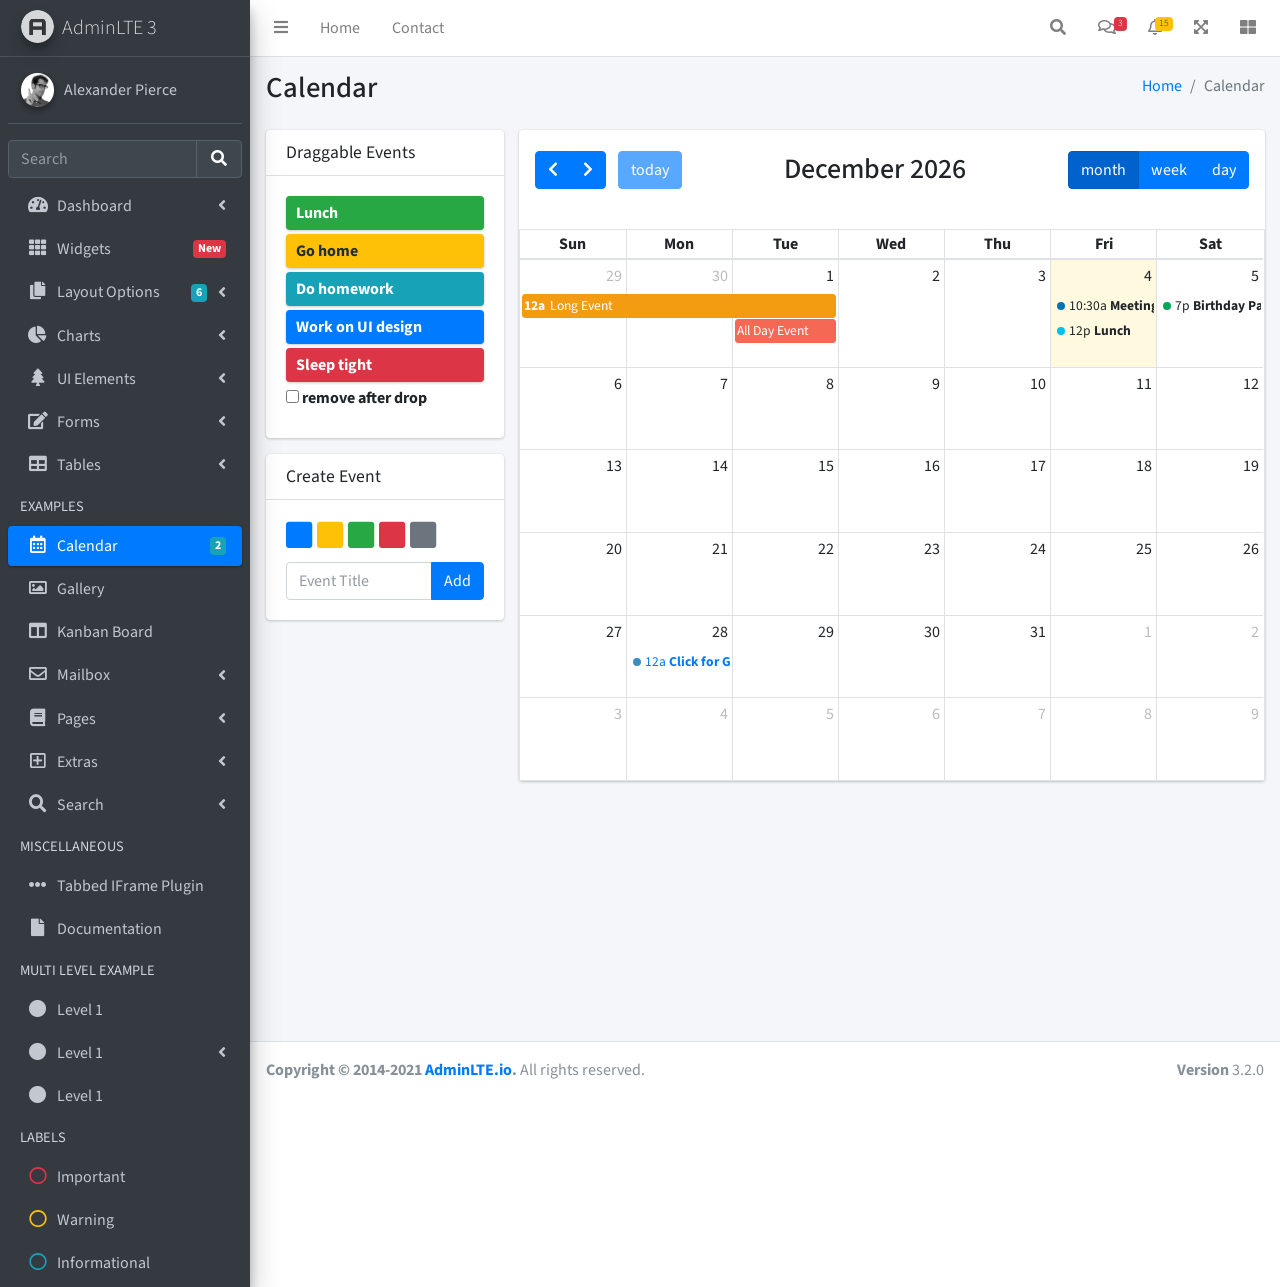
<file: Public/templeates/AdminLTE-3.2.0/pages/calendar.html>
<!DOCTYPE html>
<html lang="en">
<head>
  <meta charset="utf-8">
  <meta name="viewport" content="width=device-width, initial-scale=1">
  <title>AdminLTE 3 | Calendar</title>

  <!-- Google Font: Source Sans Pro -->
  <link rel="stylesheet" href="https://fonts.googleapis.com/css?family=Source+Sans+Pro:300,400,400i,700&display=fallback">
  <!-- Font Awesome -->
  <link rel="stylesheet" href="../plugins/fontawesome-free/css/all.min.css">
  <!-- fullCalendar -->
  <link rel="stylesheet" href="../plugins/fullcalendar/main.css">
  <!-- Theme style -->
  <link rel="stylesheet" href="../dist/css/adminlte.min.css">
</head>
<body class="hold-transition sidebar-mini">
<div class="wrapper">
  <!-- Navbar -->
  <nav class="main-header navbar navbar-expand navbar-white navbar-light">
    <!-- Left navbar links -->
    <ul class="navbar-nav">
      <li class="nav-item">
        <a class="nav-link" data-widget="pushmenu" href="#" role="button"><i class="fas fa-bars"></i></a>
      </li>
      <li class="nav-item d-none d-sm-inline-block">
        <a href="../index3.html" class="nav-link">Home</a>
      </li>
      <li class="nav-item d-none d-sm-inline-block">
        <a href="#" class="nav-link">Contact</a>
      </li>
    </ul>

    <!-- Right navbar links -->
    <ul class="navbar-nav ml-auto">
      <!-- Navbar Search -->
      <li class="nav-item">
        <a class="nav-link" data-widget="navbar-search" href="#" role="button">
          <i class="fas fa-search"></i>
        </a>
        <div class="navbar-search-block">
          <form class="form-inline">
            <div class="input-group input-group-sm">
              <input class="form-control form-control-navbar" type="search" placeholder="Search" aria-label="Search">
              <div class="input-group-append">
                <button class="btn btn-navbar" type="submit">
                  <i class="fas fa-search"></i>
                </button>
                <button class="btn btn-navbar" type="button" data-widget="navbar-search">
                  <i class="fas fa-times"></i>
                </button>
              </div>
            </div>
          </form>
        </div>
      </li>

      <!-- Messages Dropdown Menu -->
      <li class="nav-item dropdown">
        <a class="nav-link" data-toggle="dropdown" href="#">
          <i class="far fa-comments"></i>
          <span class="badge badge-danger navbar-badge">3</span>
        </a>
        <div class="dropdown-menu dropdown-menu-lg dropdown-menu-right">
          <a href="#" class="dropdown-item">
            <!-- Message Start -->
            <div class="media">
              <img src="../dist/img/user1-128x128.jpg" alt="User Avatar" class="img-size-50 mr-3 img-circle">
              <div class="media-body">
                <h3 class="dropdown-item-title">
                  Brad Diesel
                  <span class="float-right text-sm text-danger"><i class="fas fa-star"></i></span>
                </h3>
                <p class="text-sm">Call me whenever you can...</p>
                <p class="text-sm text-muted"><i class="far fa-clock mr-1"></i> 4 Hours Ago</p>
              </div>
            </div>
            <!-- Message End -->
          </a>
          <div class="dropdown-divider"></div>
          <a href="#" class="dropdown-item">
            <!-- Message Start -->
            <div class="media">
              <img src="../dist/img/user8-128x128.jpg" alt="User Avatar" class="img-size-50 img-circle mr-3">
              <div class="media-body">
                <h3 class="dropdown-item-title">
                  John Pierce
                  <span class="float-right text-sm text-muted"><i class="fas fa-star"></i></span>
                </h3>
                <p class="text-sm">I got your message bro</p>
                <p class="text-sm text-muted"><i class="far fa-clock mr-1"></i> 4 Hours Ago</p>
              </div>
            </div>
            <!-- Message End -->
          </a>
          <div class="dropdown-divider"></div>
          <a href="#" class="dropdown-item">
            <!-- Message Start -->
            <div class="media">
              <img src="../dist/img/user3-128x128.jpg" alt="User Avatar" class="img-size-50 img-circle mr-3">
              <div class="media-body">
                <h3 class="dropdown-item-title">
                  Nora Silvester
                  <span class="float-right text-sm text-warning"><i class="fas fa-star"></i></span>
                </h3>
                <p class="text-sm">The subject goes here</p>
                <p class="text-sm text-muted"><i class="far fa-clock mr-1"></i> 4 Hours Ago</p>
              </div>
            </div>
            <!-- Message End -->
          </a>
          <div class="dropdown-divider"></div>
          <a href="#" class="dropdown-item dropdown-footer">See All Messages</a>
        </div>
      </li>
      <!-- Notifications Dropdown Menu -->
      <li class="nav-item dropdown">
        <a class="nav-link" data-toggle="dropdown" href="#">
          <i class="far fa-bell"></i>
          <span class="badge badge-warning navbar-badge">15</span>
        </a>
        <div class="dropdown-menu dropdown-menu-lg dropdown-menu-right">
          <span class="dropdown-item dropdown-header">15 Notifications</span>
          <div class="dropdown-divider"></div>
          <a href="#" class="dropdown-item">
            <i class="fas fa-envelope mr-2"></i> 4 new messages
            <span class="float-right text-muted text-sm">3 mins</span>
          </a>
          <div class="dropdown-divider"></div>
          <a href="#" class="dropdown-item">
            <i class="fas fa-users mr-2"></i> 8 friend requests
            <span class="float-right text-muted text-sm">12 hours</span>
          </a>
          <div class="dropdown-divider"></div>
          <a href="#" class="dropdown-item">
            <i class="fas fa-file mr-2"></i> 3 new reports
            <span class="float-right text-muted text-sm">2 days</span>
          </a>
          <div class="dropdown-divider"></div>
          <a href="#" class="dropdown-item dropdown-footer">See All Notifications</a>
        </div>
      </li>
      <li class="nav-item">
        <a class="nav-link" data-widget="fullscreen" href="#" role="button">
          <i class="fas fa-expand-arrows-alt"></i>
        </a>
      </li>
      <li class="nav-item">
        <a class="nav-link" data-widget="control-sidebar" data-slide="true" href="#" role="button">
          <i class="fas fa-th-large"></i>
        </a>
      </li>
    </ul>
  </nav>
  <!-- /.navbar -->

  <!-- Main Sidebar Container -->
  <aside class="main-sidebar sidebar-dark-primary elevation-4">
    <!-- Brand Logo -->
    <a href="../index3.html" class="brand-link">
      <img src="../dist/img/AdminLTELogo.png" alt="AdminLTE Logo" class="brand-image img-circle elevation-3" style="opacity: .8">
      <span class="brand-text font-weight-light">AdminLTE 3</span>
    </a>

    <!-- Sidebar -->
    <div class="sidebar">
      <!-- Sidebar user panel (optional) -->
      <div class="user-panel mt-3 pb-3 mb-3 d-flex">
        <div class="image">
          <img src="../dist/img/user2-160x160.jpg" class="img-circle elevation-2" alt="User Image">
        </div>
        <div class="info">
          <a href="#" class="d-block">Alexander Pierce</a>
        </div>
      </div>

      <!-- SidebarSearch Form -->
      <div class="form-inline">
        <div class="input-group" data-widget="sidebar-search">
          <input class="form-control form-control-sidebar" type="search" placeholder="Search" aria-label="Search">
          <div class="input-group-append">
            <button class="btn btn-sidebar">
              <i class="fas fa-search fa-fw"></i>
            </button>
          </div>
        </div>
      </div>

      <!-- Sidebar Menu -->
      <nav class="mt-2">
        <ul class="nav nav-pills nav-sidebar flex-column" data-widget="treeview" role="menu" data-accordion="false">
          <!-- Add icons to the links using the .nav-icon class
               with font-awesome or any other icon font library -->
          <li class="nav-item">
            <a href="#" class="nav-link">
              <i class="nav-icon fas fa-tachometer-alt"></i>
              <p>
                Dashboard
                <i class="right fas fa-angle-left"></i>
              </p>
            </a>
            <ul class="nav nav-treeview">
              <li class="nav-item">
                <a href="../index.html" class="nav-link">
                  <i class="far fa-circle nav-icon"></i>
                  <p>Dashboard v1</p>
                </a>
              </li>
              <li class="nav-item">
                <a href="../index2.html" class="nav-link">
                  <i class="far fa-circle nav-icon"></i>
                  <p>Dashboard v2</p>
                </a>
              </li>
              <li class="nav-item">
                <a href="../index3.html" class="nav-link">
                  <i class="far fa-circle nav-icon"></i>
                  <p>Dashboard v3</p>
                </a>
              </li>
            </ul>
          </li>
          <li class="nav-item">
            <a href="widgets.html" class="nav-link">
              <i class="nav-icon fas fa-th"></i>
              <p>
                Widgets
                <span class="right badge badge-danger">New</span>
              </p>
            </a>
          </li>
          <li class="nav-item">
            <a href="#" class="nav-link">
              <i class="nav-icon fas fa-copy"></i>
              <p>
                Layout Options
                <i class="fas fa-angle-left right"></i>
                <span class="badge badge-info right">6</span>
              </p>
            </a>
            <ul class="nav nav-treeview">
              <li class="nav-item">
                <a href="layout/top-nav.html" class="nav-link">
                  <i class="far fa-circle nav-icon"></i>
                  <p>Top Navigation</p>
                </a>
              </li>
              <li class="nav-item">
                <a href="layout/top-nav-sidebar.html" class="nav-link">
                  <i class="far fa-circle nav-icon"></i>
                  <p>Top Navigation + Sidebar</p>
                </a>
              </li>
              <li class="nav-item">
                <a href="layout/boxed.html" class="nav-link">
                  <i class="far fa-circle nav-icon"></i>
                  <p>Boxed</p>
                </a>
              </li>
              <li class="nav-item">
                <a href="layout/fixed-sidebar.html" class="nav-link">
                  <i class="far fa-circle nav-icon"></i>
                  <p>Fixed Sidebar</p>
                </a>
              </li>
              <li class="nav-item">
                <a href="layout/fixed-sidebar-custom.html" class="nav-link">
                  <i class="far fa-circle nav-icon"></i>
                  <p>Fixed Sidebar <small>+ Custom Area</small></p>
                </a>
              </li>
              <li class="nav-item">
                <a href="layout/fixed-topnav.html" class="nav-link">
                  <i class="far fa-circle nav-icon"></i>
                  <p>Fixed Navbar</p>
                </a>
              </li>
              <li class="nav-item">
                <a href="layout/fixed-footer.html" class="nav-link">
                  <i class="far fa-circle nav-icon"></i>
                  <p>Fixed Footer</p>
                </a>
              </li>
              <li class="nav-item">
                <a href="layout/collapsed-sidebar.html" class="nav-link">
                  <i class="far fa-circle nav-icon"></i>
                  <p>Collapsed Sidebar</p>
                </a>
              </li>
            </ul>
          </li>
          <li class="nav-item">
            <a href="#" class="nav-link">
              <i class="nav-icon fas fa-chart-pie"></i>
              <p>
                Charts
                <i class="right fas fa-angle-left"></i>
              </p>
            </a>
            <ul class="nav nav-treeview">
              <li class="nav-item">
                <a href="charts/chartjs.html" class="nav-link">
                  <i class="far fa-circle nav-icon"></i>
                  <p>ChartJS</p>
                </a>
              </li>
              <li class="nav-item">
                <a href="charts/flot.html" class="nav-link">
                  <i class="far fa-circle nav-icon"></i>
                  <p>Flot</p>
                </a>
              </li>
              <li class="nav-item">
                <a href="charts/inline.html" class="nav-link">
                  <i class="far fa-circle nav-icon"></i>
                  <p>Inline</p>
                </a>
              </li>
              <li class="nav-item">
                <a href="charts/uplot.html" class="nav-link">
                  <i class="far fa-circle nav-icon"></i>
                  <p>uPlot</p>
                </a>
              </li>
            </ul>
          </li>
          <li class="nav-item">
            <a href="#" class="nav-link">
              <i class="nav-icon fas fa-tree"></i>
              <p>
                UI Elements
                <i class="fas fa-angle-left right"></i>
              </p>
            </a>
            <ul class="nav nav-treeview">
              <li class="nav-item">
                <a href="UI/general.html" class="nav-link">
                  <i class="far fa-circle nav-icon"></i>
                  <p>General</p>
                </a>
              </li>
              <li class="nav-item">
                <a href="UI/icons.html" class="nav-link">
                  <i class="far fa-circle nav-icon"></i>
                  <p>Icons</p>
                </a>
              </li>
              <li class="nav-item">
                <a href="UI/buttons.html" class="nav-link">
                  <i class="far fa-circle nav-icon"></i>
                  <p>Buttons</p>
                </a>
              </li>
              <li class="nav-item">
                <a href="UI/sliders.html" class="nav-link">
                  <i class="far fa-circle nav-icon"></i>
                  <p>Sliders</p>
                </a>
              </li>
              <li class="nav-item">
                <a href="UI/modals.html" class="nav-link">
                  <i class="far fa-circle nav-icon"></i>
                  <p>Modals & Alerts</p>
                </a>
              </li>
              <li class="nav-item">
                <a href="UI/navbar.html" class="nav-link">
                  <i class="far fa-circle nav-icon"></i>
                  <p>Navbar & Tabs</p>
                </a>
              </li>
              <li class="nav-item">
                <a href="UI/timeline.html" class="nav-link">
                  <i class="far fa-circle nav-icon"></i>
                  <p>Timeline</p>
                </a>
              </li>
              <li class="nav-item">
                <a href="UI/ribbons.html" class="nav-link">
                  <i class="far fa-circle nav-icon"></i>
                  <p>Ribbons</p>
                </a>
              </li>
            </ul>
          </li>
          <li class="nav-item">
            <a href="#" class="nav-link">
              <i class="nav-icon fas fa-edit"></i>
              <p>
                Forms
                <i class="fas fa-angle-left right"></i>
              </p>
            </a>
            <ul class="nav nav-treeview">
              <li class="nav-item">
                <a href="forms/general.html" class="nav-link">
                  <i class="far fa-circle nav-icon"></i>
                  <p>General Elements</p>
                </a>
              </li>
              <li class="nav-item">
                <a href="forms/advanced.html" class="nav-link">
                  <i class="far fa-circle nav-icon"></i>
                  <p>Advanced Elements</p>
                </a>
              </li>
              <li class="nav-item">
                <a href="forms/editors.html" class="nav-link">
                  <i class="far fa-circle nav-icon"></i>
                  <p>Editors</p>
                </a>
              </li>
              <li class="nav-item">
                <a href="forms/validation.html" class="nav-link">
                  <i class="far fa-circle nav-icon"></i>
                  <p>Validation</p>
                </a>
              </li>
            </ul>
          </li>
          <li class="nav-item">
            <a href="#" class="nav-link">
              <i class="nav-icon fas fa-table"></i>
              <p>
                Tables
                <i class="fas fa-angle-left right"></i>
              </p>
            </a>
            <ul class="nav nav-treeview">
              <li class="nav-item">
                <a href="tables/simple.html" class="nav-link">
                  <i class="far fa-circle nav-icon"></i>
                  <p>Simple Tables</p>
                </a>
              </li>
              <li class="nav-item">
                <a href="tables/data.html" class="nav-link">
                  <i class="far fa-circle nav-icon"></i>
                  <p>DataTables</p>
                </a>
              </li>
              <li class="nav-item">
                <a href="tables/jsgrid.html" class="nav-link">
                  <i class="far fa-circle nav-icon"></i>
                  <p>jsGrid</p>
                </a>
              </li>
            </ul>
          </li>
          <li class="nav-header">EXAMPLES</li>
          <li class="nav-item">
            <a href="calendar.html" class="nav-link active">
              <i class="nav-icon far fa-calendar-alt"></i>
              <p>
                Calendar
                <span class="badge badge-info right">2</span>
              </p>
            </a>
          </li>
          <li class="nav-item">
            <a href="gallery.html" class="nav-link">
              <i class="nav-icon far fa-image"></i>
              <p>
                Gallery
              </p>
            </a>
          </li>
          <li class="nav-item">
            <a href="kanban.html" class="nav-link">
              <i class="nav-icon fas fa-columns"></i>
              <p>
                Kanban Board
              </p>
            </a>
          </li>
          <li class="nav-item">
            <a href="#" class="nav-link">
              <i class="nav-icon far fa-envelope"></i>
              <p>
                Mailbox
                <i class="fas fa-angle-left right"></i>
              </p>
            </a>
            <ul class="nav nav-treeview">
              <li class="nav-item">
                <a href="mailbox/mailbox.html" class="nav-link">
                  <i class="far fa-circle nav-icon"></i>
                  <p>Inbox</p>
                </a>
              </li>
              <li class="nav-item">
                <a href="mailbox/compose.html" class="nav-link">
                  <i class="far fa-circle nav-icon"></i>
                  <p>Compose</p>
                </a>
              </li>
              <li class="nav-item">
                <a href="mailbox/read-mail.html" class="nav-link">
                  <i class="far fa-circle nav-icon"></i>
                  <p>Read</p>
                </a>
              </li>
            </ul>
          </li>
          <li class="nav-item">
            <a href="#" class="nav-link">
              <i class="nav-icon fas fa-book"></i>
              <p>
                Pages
                <i class="fas fa-angle-left right"></i>
              </p>
            </a>
            <ul class="nav nav-treeview">
              <li class="nav-item">
                <a href="examples/invoice.html" class="nav-link">
                  <i class="far fa-circle nav-icon"></i>
                  <p>Invoice</p>
                </a>
              </li>
              <li class="nav-item">
                <a href="examples/profile.html" class="nav-link">
                  <i class="far fa-circle nav-icon"></i>
                  <p>Profile</p>
                </a>
              </li>
              <li class="nav-item">
                <a href="examples/e-commerce.html" class="nav-link">
                  <i class="far fa-circle nav-icon"></i>
                  <p>E-commerce</p>
                </a>
              </li>
              <li class="nav-item">
                <a href="examples/projects.html" class="nav-link">
                  <i class="far fa-circle nav-icon"></i>
                  <p>Projects</p>
                </a>
              </li>
              <li class="nav-item">
                <a href="examples/project-add.html" class="nav-link">
                  <i class="far fa-circle nav-icon"></i>
                  <p>Project Add</p>
                </a>
              </li>
              <li class="nav-item">
                <a href="examples/project-edit.html" class="nav-link">
                  <i class="far fa-circle nav-icon"></i>
                  <p>Project Edit</p>
                </a>
              </li>
              <li class="nav-item">
                <a href="examples/project-detail.html" class="nav-link">
                  <i class="far fa-circle nav-icon"></i>
                  <p>Project Detail</p>
                </a>
              </li>
              <li class="nav-item">
                <a href="examples/contacts.html" class="nav-link">
                  <i class="far fa-circle nav-icon"></i>
                  <p>Contacts</p>
                </a>
              </li>
              <li class="nav-item">
                <a href="examples/faq.html" class="nav-link">
                  <i class="far fa-circle nav-icon"></i>
                  <p>FAQ</p>
                </a>
              </li>
              <li class="nav-item">
                <a href="examples/contact-us.html" class="nav-link">
                  <i class="far fa-circle nav-icon"></i>
                  <p>Contact us</p>
                </a>
              </li>
            </ul>
          </li>
          <li class="nav-item">
            <a href="#" class="nav-link">
              <i class="nav-icon far fa-plus-square"></i>
              <p>
                Extras
                <i class="fas fa-angle-left right"></i>
              </p>
            </a>
            <ul class="nav nav-treeview">
              <li class="nav-item">
                <a href="#" class="nav-link">
                  <i class="far fa-circle nav-icon"></i>
                  <p>
                    Login & Register v1
                    <i class="fas fa-angle-left right"></i>
                  </p>
                </a>
                <ul class="nav nav-treeview">
                  <li class="nav-item">
                    <a href="examples/login.html" class="nav-link">
                      <i class="far fa-circle nav-icon"></i>
                      <p>Login v1</p>
                    </a>
                  </li>
                  <li class="nav-item">
                    <a href="examples/register.html" class="nav-link">
                      <i class="far fa-circle nav-icon"></i>
                      <p>Register v1</p>
                    </a>
                  </li>
                  <li class="nav-item">
                    <a href="examples/forgot-password.html" class="nav-link">
                      <i class="far fa-circle nav-icon"></i>
                      <p>Forgot Password v1</p>
                    </a>
                  </li>
                  <li class="nav-item">
                    <a href="examples/recover-password.html" class="nav-link">
                      <i class="far fa-circle nav-icon"></i>
                      <p>Recover Password v1</p>
                    </a>
                  </li>
                </ul>
              </li>
              <li class="nav-item">
                <a href="#" class="nav-link">
                  <i class="far fa-circle nav-icon"></i>
                  <p>
                    Login & Register v2
                    <i class="fas fa-angle-left right"></i>
                  </p>
                </a>
                <ul class="nav nav-treeview">
                  <li class="nav-item">
                    <a href="examples/login-v2.html" class="nav-link">
                      <i class="far fa-circle nav-icon"></i>
                      <p>Login v2</p>
                    </a>
                  </li>
                  <li class="nav-item">
                    <a href="examples/register-v2.html" class="nav-link">
                      <i class="far fa-circle nav-icon"></i>
                      <p>Register v2</p>
                    </a>
                  </li>
                  <li class="nav-item">
                    <a href="examples/forgot-password-v2.html" class="nav-link">
                      <i class="far fa-circle nav-icon"></i>
                      <p>Forgot Password v2</p>
                    </a>
                  </li>
                  <li class="nav-item">
                    <a href="examples/recover-password-v2.html" class="nav-link">
                      <i class="far fa-circle nav-icon"></i>
                      <p>Recover Password v2</p>
                    </a>
                  </li>
                </ul>
              </li>
              <li class="nav-item">
                <a href="examples/lockscreen.html" class="nav-link">
                  <i class="far fa-circle nav-icon"></i>
                  <p>Lockscreen</p>
                </a>
              </li>
              <li class="nav-item">
                <a href="examples/legacy-user-menu.html" class="nav-link">
                  <i class="far fa-circle nav-icon"></i>
                  <p>Legacy User Menu</p>
                </a>
              </li>
              <li class="nav-item">
                <a href="examples/language-menu.html" class="nav-link">
                  <i class="far fa-circle nav-icon"></i>
                  <p>Language Menu</p>
                </a>
              </li>
              <li class="nav-item">
                <a href="examples/404.html" class="nav-link">
                  <i class="far fa-circle nav-icon"></i>
                  <p>Error 404</p>
                </a>
              </li>
              <li class="nav-item">
                <a href="examples/500.html" class="nav-link">
                  <i class="far fa-circle nav-icon"></i>
                  <p>Error 500</p>
                </a>
              </li>
              <li class="nav-item">
                <a href="examples/pace.html" class="nav-link">
                  <i class="far fa-circle nav-icon"></i>
                  <p>Pace</p>
                </a>
              </li>
              <li class="nav-item">
                <a href="examples/blank.html" class="nav-link">
                  <i class="far fa-circle nav-icon"></i>
                  <p>Blank Page</p>
                </a>
              </li>
              <li class="nav-item">
                <a href="../starter.html" class="nav-link">
                  <i class="far fa-circle nav-icon"></i>
                  <p>Starter Page</p>
                </a>
              </li>
            </ul>
          </li>
          <li class="nav-item">
            <a href="#" class="nav-link">
              <i class="nav-icon fas fa-search"></i>
              <p>
                Search
                <i class="fas fa-angle-left right"></i>
              </p>
            </a>
            <ul class="nav nav-treeview">
              <li class="nav-item">
                <a href="search/simple.html" class="nav-link">
                  <i class="far fa-circle nav-icon"></i>
                  <p>Simple Search</p>
                </a>
              </li>
              <li class="nav-item">
                <a href="search/enhanced.html" class="nav-link">
                  <i class="far fa-circle nav-icon"></i>
                  <p>Enhanced</p>
                </a>
              </li>
            </ul>
          </li>
          <li class="nav-header">MISCELLANEOUS</li>
          <li class="nav-item">
            <a href="../iframe.html" class="nav-link">
              <i class="nav-icon fas fa-ellipsis-h"></i>
              <p>Tabbed IFrame Plugin</p>
            </a>
          </li>
          <li class="nav-item">
            <a href="https://adminlte.io/docs/3.1/" class="nav-link">
              <i class="nav-icon fas fa-file"></i>
              <p>Documentation</p>
            </a>
          </li>
          <li class="nav-header">MULTI LEVEL EXAMPLE</li>
          <li class="nav-item">
            <a href="#" class="nav-link">
              <i class="fas fa-circle nav-icon"></i>
              <p>Level 1</p>
            </a>
          </li>
          <li class="nav-item">
            <a href="#" class="nav-link">
              <i class="nav-icon fas fa-circle"></i>
              <p>
                Level 1
                <i class="right fas fa-angle-left"></i>
              </p>
            </a>
            <ul class="nav nav-treeview">
              <li class="nav-item">
                <a href="#" class="nav-link">
                  <i class="far fa-circle nav-icon"></i>
                  <p>Level 2</p>
                </a>
              </li>
              <li class="nav-item">
                <a href="#" class="nav-link">
                  <i class="far fa-circle nav-icon"></i>
                  <p>
                    Level 2
                    <i class="right fas fa-angle-left"></i>
                  </p>
                </a>
                <ul class="nav nav-treeview">
                  <li class="nav-item">
                    <a href="#" class="nav-link">
                      <i class="far fa-dot-circle nav-icon"></i>
                      <p>Level 3</p>
                    </a>
                  </li>
                  <li class="nav-item">
                    <a href="#" class="nav-link">
                      <i class="far fa-dot-circle nav-icon"></i>
                      <p>Level 3</p>
                    </a>
                  </li>
                  <li class="nav-item">
                    <a href="#" class="nav-link">
                      <i class="far fa-dot-circle nav-icon"></i>
                      <p>Level 3</p>
                    </a>
                  </li>
                </ul>
              </li>
              <li class="nav-item">
                <a href="#" class="nav-link">
                  <i class="far fa-circle nav-icon"></i>
                  <p>Level 2</p>
                </a>
              </li>
            </ul>
          </li>
          <li class="nav-item">
            <a href="#" class="nav-link">
              <i class="fas fa-circle nav-icon"></i>
              <p>Level 1</p>
            </a>
          </li>
          <li class="nav-header">LABELS</li>
          <li class="nav-item">
            <a href="#" class="nav-link">
              <i class="nav-icon far fa-circle text-danger"></i>
              <p class="text">Important</p>
            </a>
          </li>
          <li class="nav-item">
            <a href="#" class="nav-link">
              <i class="nav-icon far fa-circle text-warning"></i>
              <p>Warning</p>
            </a>
          </li>
          <li class="nav-item">
            <a href="#" class="nav-link">
              <i class="nav-icon far fa-circle text-info"></i>
              <p>Informational</p>
            </a>
          </li>
        </ul>
      </nav>
      <!-- /.sidebar-menu -->
    </div>
    <!-- /.sidebar -->
  </aside>

  <!-- Content Wrapper. Contains page content -->
  <div class="content-wrapper">
    <!-- Content Header (Page header) -->
    <section class="content-header">
      <div class="container-fluid">
        <div class="row mb-2">
          <div class="col-sm-6">
            <h1>Calendar</h1>
          </div>
          <div class="col-sm-6">
            <ol class="breadcrumb float-sm-right">
              <li class="breadcrumb-item"><a href="#">Home</a></li>
              <li class="breadcrumb-item active">Calendar</li>
            </ol>
          </div>
        </div>
      </div><!-- /.container-fluid -->
    </section>

    <!-- Main content -->
    <section class="content">
      <div class="container-fluid">
        <div class="row">
          <div class="col-md-3">
            <div class="sticky-top mb-3">
              <div class="card">
                <div class="card-header">
                  <h4 class="card-title">Draggable Events</h4>
                </div>
                <div class="card-body">
                  <!-- the events -->
                  <div id="external-events">
                    <div class="external-event bg-success">Lunch</div>
                    <div class="external-event bg-warning">Go home</div>
                    <div class="external-event bg-info">Do homework</div>
                    <div class="external-event bg-primary">Work on UI design</div>
                    <div class="external-event bg-danger">Sleep tight</div>
                    <div class="checkbox">
                      <label for="drop-remove">
                        <input type="checkbox" id="drop-remove">
                        remove after drop
                      </label>
                    </div>
                  </div>
                </div>
                <!-- /.card-body -->
              </div>
              <!-- /.card -->
              <div class="card">
                <div class="card-header">
                  <h3 class="card-title">Create Event</h3>
                </div>
                <div class="card-body">
                  <div class="btn-group" style="width: 100%; margin-bottom: 10px;">
                    <ul class="fc-color-picker" id="color-chooser">
                      <li><a class="text-primary" href="#"><i class="fas fa-square"></i></a></li>
                      <li><a class="text-warning" href="#"><i class="fas fa-square"></i></a></li>
                      <li><a class="text-success" href="#"><i class="fas fa-square"></i></a></li>
                      <li><a class="text-danger" href="#"><i class="fas fa-square"></i></a></li>
                      <li><a class="text-muted" href="#"><i class="fas fa-square"></i></a></li>
                    </ul>
                  </div>
                  <!-- /btn-group -->
                  <div class="input-group">
                    <input id="new-event" type="text" class="form-control" placeholder="Event Title">

                    <div class="input-group-append">
                      <button id="add-new-event" type="button" class="btn btn-primary">Add</button>
                    </div>
                    <!-- /btn-group -->
                  </div>
                  <!-- /input-group -->
                </div>
              </div>
            </div>
          </div>
          <!-- /.col -->
          <div class="col-md-9">
            <div class="card card-primary">
              <div class="card-body p-0">
                <!-- THE CALENDAR -->
                <div id="calendar"></div>
              </div>
              <!-- /.card-body -->
            </div>
            <!-- /.card -->
          </div>
          <!-- /.col -->
        </div>
        <!-- /.row -->
      </div><!-- /.container-fluid -->
    </section>
    <!-- /.content -->
  </div>
  <!-- /.content-wrapper -->

  <footer class="main-footer">
    <div class="float-right d-none d-sm-block">
      <b>Version</b> 3.2.0
    </div>
    <strong>Copyright &copy; 2014-2021 <a href="https://adminlte.io">AdminLTE.io</a>.</strong> All rights reserved.
  </footer>

  <!-- Control Sidebar -->
  <aside class="control-sidebar control-sidebar-dark">
    <!-- Control sidebar content goes here -->
  </aside>
  <!-- /.control-sidebar -->
</div>
<!-- ./wrapper -->

<!-- jQuery -->
<script src="../plugins/jquery/jquery.min.js"></script>
<!-- Bootstrap -->
<script src="../plugins/bootstrap/js/bootstrap.bundle.min.js"></script>
<!-- jQuery UI -->
<script src="../plugins/jquery-ui/jquery-ui.min.js"></script>
<!-- AdminLTE App -->
<script src="../dist/js/adminlte.min.js"></script>
<!-- fullCalendar 2.2.5 -->
<script src="../plugins/moment/moment.min.js"></script>
<script src="../plugins/fullcalendar/main.js"></script>
<!-- AdminLTE for demo purposes -->
<script src="../dist/js/demo.js"></script>
<!-- Page specific script -->
<script>
  $(function () {

    /* initialize the external events
     -----------------------------------------------------------------*/
    function ini_events(ele) {
      ele.each(function () {

        // create an Event Object (https://fullcalendar.io/docs/event-object)
        // it doesn't need to have a start or end
        var eventObject = {
          title: $.trim($(this).text()) // use the element's text as the event title
        }

        // store the Event Object in the DOM element so we can get to it later
        $(this).data('eventObject', eventObject)

        // make the event draggable using jQuery UI
        $(this).draggable({
          zIndex        : 1070,
          revert        : true, // will cause the event to go back to its
          revertDuration: 0  //  original position after the drag
        })

      })
    }

    ini_events($('#external-events div.external-event'))

    /* initialize the calendar
     -----------------------------------------------------------------*/
    //Date for the calendar events (dummy data)
    var date = new Date()
    var d    = date.getDate(),
        m    = date.getMonth(),
        y    = date.getFullYear()

    var Calendar = FullCalendar.Calendar;
    var Draggable = FullCalendar.Draggable;

    var containerEl = document.getElementById('external-events');
    var checkbox = document.getElementById('drop-remove');
    var calendarEl = document.getElementById('calendar');

    // initialize the external events
    // -----------------------------------------------------------------

    new Draggable(containerEl, {
      itemSelector: '.external-event',
      eventData: function(eventEl) {
        return {
          title: eventEl.innerText,
          backgroundColor: window.getComputedStyle( eventEl ,null).getPropertyValue('background-color'),
          borderColor: window.getComputedStyle( eventEl ,null).getPropertyValue('background-color'),
          textColor: window.getComputedStyle( eventEl ,null).getPropertyValue('color'),
        };
      }
    });

    var calendar = new Calendar(calendarEl, {
      headerToolbar: {
        left  : 'prev,next today',
        center: 'title',
        right : 'dayGridMonth,timeGridWeek,timeGridDay'
      },
      themeSystem: 'bootstrap',
      //Random default events
      events: [
        {
          title          : 'All Day Event',
          start          : new Date(y, m, 1),
          backgroundColor: '#f56954', //red
          borderColor    : '#f56954', //red
          allDay         : true
        },
        {
          title          : 'Long Event',
          start          : new Date(y, m, d - 5),
          end            : new Date(y, m, d - 2),
          backgroundColor: '#f39c12', //yellow
          borderColor    : '#f39c12' //yellow
        },
        {
          title          : 'Meeting',
          start          : new Date(y, m, d, 10, 30),
          allDay         : false,
          backgroundColor: '#0073b7', //Blue
          borderColor    : '#0073b7' //Blue
        },
        {
          title          : 'Lunch',
          start          : new Date(y, m, d, 12, 0),
          end            : new Date(y, m, d, 14, 0),
          allDay         : false,
          backgroundColor: '#00c0ef', //Info (aqua)
          borderColor    : '#00c0ef' //Info (aqua)
        },
        {
          title          : 'Birthday Party',
          start          : new Date(y, m, d + 1, 19, 0),
          end            : new Date(y, m, d + 1, 22, 30),
          allDay         : false,
          backgroundColor: '#00a65a', //Success (green)
          borderColor    : '#00a65a' //Success (green)
        },
        {
          title          : 'Click for Google',
          start          : new Date(y, m, 28),
          end            : new Date(y, m, 29),
          url            : 'https://www.google.com/',
          backgroundColor: '#3c8dbc', //Primary (light-blue)
          borderColor    : '#3c8dbc' //Primary (light-blue)
        }
      ],
      editable  : true,
      droppable : true, // this allows things to be dropped onto the calendar !!!
      drop      : function(info) {
        // is the "remove after drop" checkbox checked?
        if (checkbox.checked) {
          // if so, remove the element from the "Draggable Events" list
          info.draggedEl.parentNode.removeChild(info.draggedEl);
        }
      }
    });

    calendar.render();
    // $('#calendar').fullCalendar()

    /* ADDING EVENTS */
    var currColor = '#3c8dbc' //Red by default
    // Color chooser button
    $('#color-chooser > li > a').click(function (e) {
      e.preventDefault()
      // Save color
      currColor = $(this).css('color')
      // Add color effect to button
      $('#add-new-event').css({
        'background-color': currColor,
        'border-color'    : currColor
      })
    })
    $('#add-new-event').click(function (e) {
      e.preventDefault()
      // Get value and make sure it is not null
      var val = $('#new-event').val()
      if (val.length == 0) {
        return
      }

      // Create events
      var event = $('<div />')
      event.css({
        'background-color': currColor,
        'border-color'    : currColor,
        'color'           : '#fff'
      }).addClass('external-event')
      event.text(val)
      $('#external-events').prepend(event)

      // Add draggable funtionality
      ini_events(event)

      // Remove event from text input
      $('#new-event').val('')
    })
  })
</script>
</body>
</html>
</file>
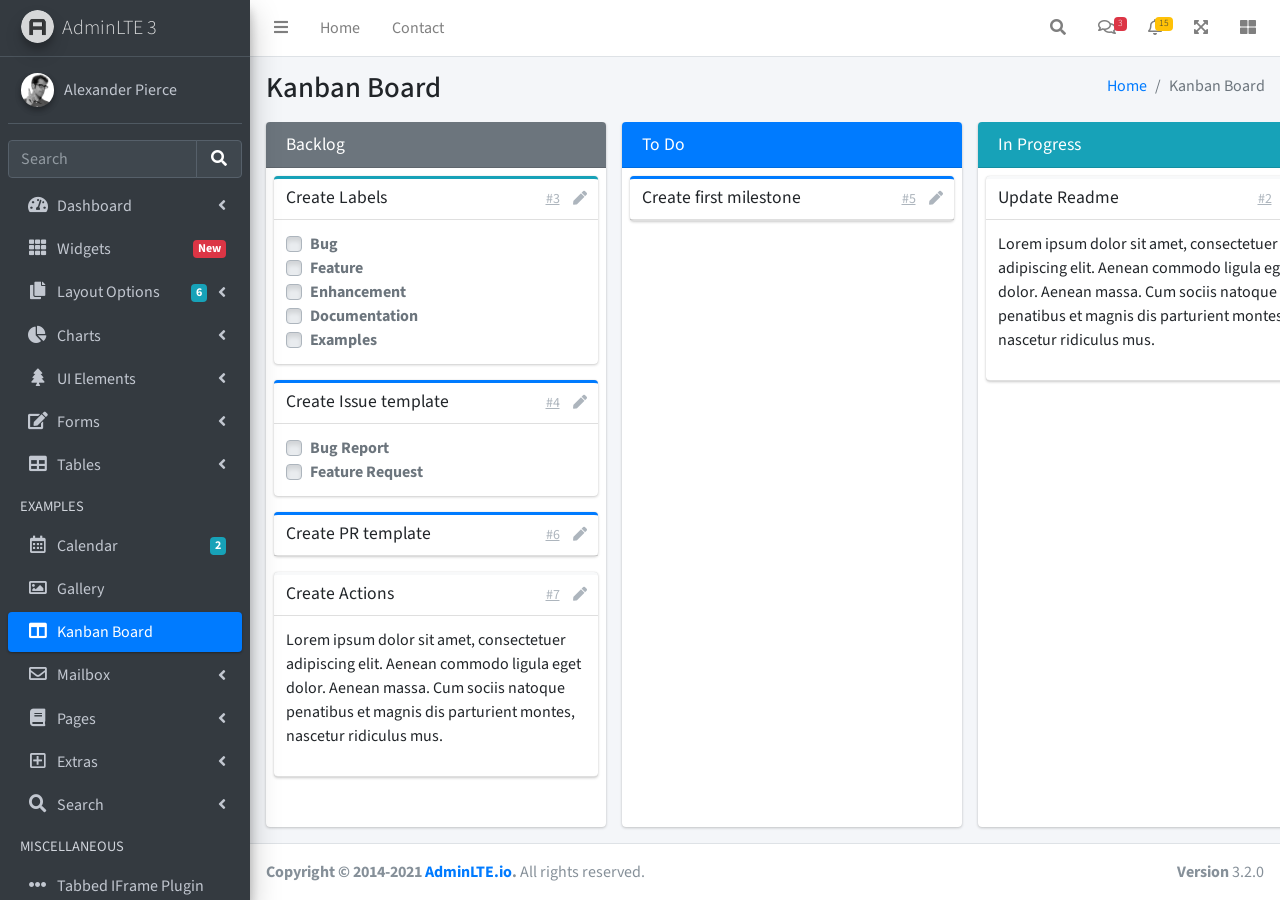
<file: Public/templeates/AdminLTE-3.2.0/pages/kanban.html>
<!DOCTYPE html>
<html lang="en">
<head>
  <meta charset="utf-8">
  <meta name="viewport" content="width=device-width, initial-scale=1">
  <title>AdminLTE 3 | Kanban Board</title>

  <!-- Google Font: Source Sans Pro -->
  <link rel="stylesheet" href="https://fonts.googleapis.com/css?family=Source+Sans+Pro:300,400,400i,700&display=fallback">
  <!-- Font Awesome -->
  <link rel="stylesheet" href="../plugins/fontawesome-free/css/all.min.css">
  <!-- Ekko Lightbox -->
  <link rel="stylesheet" href="../plugins/ekko-lightbox/ekko-lightbox.css">
  <!-- Theme style -->
  <link rel="stylesheet" href="../dist/css/adminlte.min.css">
  <!-- overlayScrollbars -->
  <link rel="stylesheet" href="../plugins/overlayScrollbars/css/OverlayScrollbars.min.css">
</head>
<body class="hold-transition sidebar-mini layout-fixed">
<div class="wrapper">
  <!-- Navbar -->
  <nav class="main-header navbar navbar-expand navbar-white navbar-light">
    <!-- Left navbar links -->
    <ul class="navbar-nav">
      <li class="nav-item">
        <a class="nav-link" data-widget="pushmenu" href="#" role="button"><i class="fas fa-bars"></i></a>
      </li>
      <li class="nav-item d-none d-sm-inline-block">
        <a href="../index3.html" class="nav-link">Home</a>
      </li>
      <li class="nav-item d-none d-sm-inline-block">
        <a href="#" class="nav-link">Contact</a>
      </li>
    </ul>

    <!-- Right navbar links -->
    <ul class="navbar-nav ml-auto">
      <!-- Navbar Search -->
      <li class="nav-item">
        <a class="nav-link" data-widget="navbar-search" href="#" role="button">
          <i class="fas fa-search"></i>
        </a>
        <div class="navbar-search-block">
          <form class="form-inline">
            <div class="input-group input-group-sm">
              <input class="form-control form-control-navbar" type="search" placeholder="Search" aria-label="Search">
              <div class="input-group-append">
                <button class="btn btn-navbar" type="submit">
                  <i class="fas fa-search"></i>
                </button>
                <button class="btn btn-navbar" type="button" data-widget="navbar-search">
                  <i class="fas fa-times"></i>
                </button>
              </div>
            </div>
          </form>
        </div>
      </li>

      <!-- Messages Dropdown Menu -->
      <li class="nav-item dropdown">
        <a class="nav-link" data-toggle="dropdown" href="#">
          <i class="far fa-comments"></i>
          <span class="badge badge-danger navbar-badge">3</span>
        </a>
        <div class="dropdown-menu dropdown-menu-lg dropdown-menu-right">
          <a href="#" class="dropdown-item">
            <!-- Message Start -->
            <div class="media">
              <img src="../dist/img/user1-128x128.jpg" alt="User Avatar" class="img-size-50 mr-3 img-circle">
              <div class="media-body">
                <h3 class="dropdown-item-title">
                  Brad Diesel
                  <span class="float-right text-sm text-danger"><i class="fas fa-star"></i></span>
                </h3>
                <p class="text-sm">Call me whenever you can...</p>
                <p class="text-sm text-muted"><i class="far fa-clock mr-1"></i> 4 Hours Ago</p>
              </div>
            </div>
            <!-- Message End -->
          </a>
          <div class="dropdown-divider"></div>
          <a href="#" class="dropdown-item">
            <!-- Message Start -->
            <div class="media">
              <img src="../dist/img/user8-128x128.jpg" alt="User Avatar" class="img-size-50 img-circle mr-3">
              <div class="media-body">
                <h3 class="dropdown-item-title">
                  John Pierce
                  <span class="float-right text-sm text-muted"><i class="fas fa-star"></i></span>
                </h3>
                <p class="text-sm">I got your message bro</p>
                <p class="text-sm text-muted"><i class="far fa-clock mr-1"></i> 4 Hours Ago</p>
              </div>
            </div>
            <!-- Message End -->
          </a>
          <div class="dropdown-divider"></div>
          <a href="#" class="dropdown-item">
            <!-- Message Start -->
            <div class="media">
              <img src="../dist/img/user3-128x128.jpg" alt="User Avatar" class="img-size-50 img-circle mr-3">
              <div class="media-body">
                <h3 class="dropdown-item-title">
                  Nora Silvester
                  <span class="float-right text-sm text-warning"><i class="fas fa-star"></i></span>
                </h3>
                <p class="text-sm">The subject goes here</p>
                <p class="text-sm text-muted"><i class="far fa-clock mr-1"></i> 4 Hours Ago</p>
              </div>
            </div>
            <!-- Message End -->
          </a>
          <div class="dropdown-divider"></div>
          <a href="#" class="dropdown-item dropdown-footer">See All Messages</a>
        </div>
      </li>
      <!-- Notifications Dropdown Menu -->
      <li class="nav-item dropdown">
        <a class="nav-link" data-toggle="dropdown" href="#">
          <i class="far fa-bell"></i>
          <span class="badge badge-warning navbar-badge">15</span>
        </a>
        <div class="dropdown-menu dropdown-menu-lg dropdown-menu-right">
          <span class="dropdown-item dropdown-header">15 Notifications</span>
          <div class="dropdown-divider"></div>
          <a href="#" class="dropdown-item">
            <i class="fas fa-envelope mr-2"></i> 4 new messages
            <span class="float-right text-muted text-sm">3 mins</span>
          </a>
          <div class="dropdown-divider"></div>
          <a href="#" class="dropdown-item">
            <i class="fas fa-users mr-2"></i> 8 friend requests
            <span class="float-right text-muted text-sm">12 hours</span>
          </a>
          <div class="dropdown-divider"></div>
          <a href="#" class="dropdown-item">
            <i class="fas fa-file mr-2"></i> 3 new reports
            <span class="float-right text-muted text-sm">2 days</span>
          </a>
          <div class="dropdown-divider"></div>
          <a href="#" class="dropdown-item dropdown-footer">See All Notifications</a>
        </div>
      </li>
      <li class="nav-item">
        <a class="nav-link" data-widget="fullscreen" href="#" role="button">
          <i class="fas fa-expand-arrows-alt"></i>
        </a>
      </li>
      <li class="nav-item">
        <a class="nav-link" data-widget="control-sidebar" data-slide="true" href="#" role="button">
          <i class="fas fa-th-large"></i>
        </a>
      </li>
    </ul>
  </nav>
  <!-- /.navbar -->

  <!-- Main Sidebar Container -->
  <aside class="main-sidebar sidebar-dark-primary elevation-4">
    <!-- Brand Logo -->
    <a href="../index3.html" class="brand-link">
      <img src="../dist/img/AdminLTELogo.png" alt="AdminLTE Logo" class="brand-image img-circle elevation-3" style="opacity: .8">
      <span class="brand-text font-weight-light">AdminLTE 3</span>
    </a>

    <!-- Sidebar -->
    <div class="sidebar">
      <!-- Sidebar user panel (optional) -->
      <div class="user-panel mt-3 pb-3 mb-3 d-flex">
        <div class="image">
          <img src="../dist/img/user2-160x160.jpg" class="img-circle elevation-2" alt="User Image">
        </div>
        <div class="info">
          <a href="#" class="d-block">Alexander Pierce</a>
        </div>
      </div>

      <!-- SidebarSearch Form -->
      <div class="form-inline">
        <div class="input-group" data-widget="sidebar-search">
          <input class="form-control form-control-sidebar" type="search" placeholder="Search" aria-label="Search">
          <div class="input-group-append">
            <button class="btn btn-sidebar">
              <i class="fas fa-search fa-fw"></i>
            </button>
          </div>
        </div>
      </div>

      <!-- Sidebar Menu -->
      <nav class="mt-2">
        <ul class="nav nav-pills nav-sidebar flex-column" data-widget="treeview" role="menu" data-accordion="false">
          <!-- Add icons to the links using the .nav-icon class
               with font-awesome or any other icon font library -->
          <li class="nav-item">
            <a href="#" class="nav-link">
              <i class="nav-icon fas fa-tachometer-alt"></i>
              <p>
                Dashboard
                <i class="right fas fa-angle-left"></i>
              </p>
            </a>
            <ul class="nav nav-treeview">
              <li class="nav-item">
                <a href="../index.html" class="nav-link">
                  <i class="far fa-circle nav-icon"></i>
                  <p>Dashboard v1</p>
                </a>
              </li>
              <li class="nav-item">
                <a href="../index2.html" class="nav-link">
                  <i class="far fa-circle nav-icon"></i>
                  <p>Dashboard v2</p>
                </a>
              </li>
              <li class="nav-item">
                <a href="../index3.html" class="nav-link">
                  <i class="far fa-circle nav-icon"></i>
                  <p>Dashboard v3</p>
                </a>
              </li>
            </ul>
          </li>
          <li class="nav-item">
            <a href="widgets.html" class="nav-link">
              <i class="nav-icon fas fa-th"></i>
              <p>
                Widgets
                <span class="right badge badge-danger">New</span>
              </p>
            </a>
          </li>
          <li class="nav-item">
            <a href="#" class="nav-link">
              <i class="nav-icon fas fa-copy"></i>
              <p>
                Layout Options
                <i class="fas fa-angle-left right"></i>
                <span class="badge badge-info right">6</span>
              </p>
            </a>
            <ul class="nav nav-treeview">
              <li class="nav-item">
                <a href="layout/top-nav.html" class="nav-link">
                  <i class="far fa-circle nav-icon"></i>
                  <p>Top Navigation</p>
                </a>
              </li>
              <li class="nav-item">
                <a href="layout/top-nav-sidebar.html" class="nav-link">
                  <i class="far fa-circle nav-icon"></i>
                  <p>Top Navigation + Sidebar</p>
                </a>
              </li>
              <li class="nav-item">
                <a href="layout/boxed.html" class="nav-link">
                  <i class="far fa-circle nav-icon"></i>
                  <p>Boxed</p>
                </a>
              </li>
              <li class="nav-item">
                <a href="layout/fixed-sidebar.html" class="nav-link">
                  <i class="far fa-circle nav-icon"></i>
                  <p>Fixed Sidebar</p>
                </a>
              </li>
              <li class="nav-item">
                <a href="layout/fixed-sidebar-custom.html" class="nav-link">
                  <i class="far fa-circle nav-icon"></i>
                  <p>Fixed Sidebar <small>+ Custom Area</small></p>
                </a>
              </li>
              <li class="nav-item">
                <a href="layout/fixed-topnav.html" class="nav-link">
                  <i class="far fa-circle nav-icon"></i>
                  <p>Fixed Navbar</p>
                </a>
              </li>
              <li class="nav-item">
                <a href="layout/fixed-footer.html" class="nav-link">
                  <i class="far fa-circle nav-icon"></i>
                  <p>Fixed Footer</p>
                </a>
              </li>
              <li class="nav-item">
                <a href="layout/collapsed-sidebar.html" class="nav-link">
                  <i class="far fa-circle nav-icon"></i>
                  <p>Collapsed Sidebar</p>
                </a>
              </li>
            </ul>
          </li>
          <li class="nav-item">
            <a href="#" class="nav-link">
              <i class="nav-icon fas fa-chart-pie"></i>
              <p>
                Charts
                <i class="right fas fa-angle-left"></i>
              </p>
            </a>
            <ul class="nav nav-treeview">
              <li class="nav-item">
                <a href="charts/chartjs.html" class="nav-link">
                  <i class="far fa-circle nav-icon"></i>
                  <p>ChartJS</p>
                </a>
              </li>
              <li class="nav-item">
                <a href="charts/flot.html" class="nav-link">
                  <i class="far fa-circle nav-icon"></i>
                  <p>Flot</p>
                </a>
              </li>
              <li class="nav-item">
                <a href="charts/inline.html" class="nav-link">
                  <i class="far fa-circle nav-icon"></i>
                  <p>Inline</p>
                </a>
              </li>
              <li class="nav-item">
                <a href="charts/uplot.html" class="nav-link">
                  <i class="far fa-circle nav-icon"></i>
                  <p>uPlot</p>
                </a>
              </li>
            </ul>
          </li>
          <li class="nav-item">
            <a href="#" class="nav-link">
              <i class="nav-icon fas fa-tree"></i>
              <p>
                UI Elements
                <i class="fas fa-angle-left right"></i>
              </p>
            </a>
            <ul class="nav nav-treeview">
              <li class="nav-item">
                <a href="UI/general.html" class="nav-link">
                  <i class="far fa-circle nav-icon"></i>
                  <p>General</p>
                </a>
              </li>
              <li class="nav-item">
                <a href="UI/icons.html" class="nav-link">
                  <i class="far fa-circle nav-icon"></i>
                  <p>Icons</p>
                </a>
              </li>
              <li class="nav-item">
                <a href="UI/buttons.html" class="nav-link">
                  <i class="far fa-circle nav-icon"></i>
                  <p>Buttons</p>
                </a>
              </li>
              <li class="nav-item">
                <a href="UI/sliders.html" class="nav-link">
                  <i class="far fa-circle nav-icon"></i>
                  <p>Sliders</p>
                </a>
              </li>
              <li class="nav-item">
                <a href="UI/modals.html" class="nav-link">
                  <i class="far fa-circle nav-icon"></i>
                  <p>Modals & Alerts</p>
                </a>
              </li>
              <li class="nav-item">
                <a href="UI/navbar.html" class="nav-link">
                  <i class="far fa-circle nav-icon"></i>
                  <p>Navbar & Tabs</p>
                </a>
              </li>
              <li class="nav-item">
                <a href="UI/timeline.html" class="nav-link">
                  <i class="far fa-circle nav-icon"></i>
                  <p>Timeline</p>
                </a>
              </li>
              <li class="nav-item">
                <a href="UI/ribbons.html" class="nav-link">
                  <i class="far fa-circle nav-icon"></i>
                  <p>Ribbons</p>
                </a>
              </li>
            </ul>
          </li>
          <li class="nav-item">
            <a href="#" class="nav-link">
              <i class="nav-icon fas fa-edit"></i>
              <p>
                Forms
                <i class="fas fa-angle-left right"></i>
              </p>
            </a>
            <ul class="nav nav-treeview">
              <li class="nav-item">
                <a href="forms/general.html" class="nav-link">
                  <i class="far fa-circle nav-icon"></i>
                  <p>General Elements</p>
                </a>
              </li>
              <li class="nav-item">
                <a href="forms/advanced.html" class="nav-link">
                  <i class="far fa-circle nav-icon"></i>
                  <p>Advanced Elements</p>
                </a>
              </li>
              <li class="nav-item">
                <a href="forms/editors.html" class="nav-link">
                  <i class="far fa-circle nav-icon"></i>
                  <p>Editors</p>
                </a>
              </li>
              <li class="nav-item">
                <a href="forms/validation.html" class="nav-link">
                  <i class="far fa-circle nav-icon"></i>
                  <p>Validation</p>
                </a>
              </li>
            </ul>
          </li>
          <li class="nav-item">
            <a href="#" class="nav-link">
              <i class="nav-icon fas fa-table"></i>
              <p>
                Tables
                <i class="fas fa-angle-left right"></i>
              </p>
            </a>
            <ul class="nav nav-treeview">
              <li class="nav-item">
                <a href="tables/simple.html" class="nav-link">
                  <i class="far fa-circle nav-icon"></i>
                  <p>Simple Tables</p>
                </a>
              </li>
              <li class="nav-item">
                <a href="tables/data.html" class="nav-link">
                  <i class="far fa-circle nav-icon"></i>
                  <p>DataTables</p>
                </a>
              </li>
              <li class="nav-item">
                <a href="tables/jsgrid.html" class="nav-link">
                  <i class="far fa-circle nav-icon"></i>
                  <p>jsGrid</p>
                </a>
              </li>
            </ul>
          </li>
          <li class="nav-header">EXAMPLES</li>
          <li class="nav-item">
            <a href="calendar.html" class="nav-link">
              <i class="nav-icon far fa-calendar-alt"></i>
              <p>
                Calendar
                <span class="badge badge-info right">2</span>
              </p>
            </a>
          </li>
          <li class="nav-item">
            <a href="gallery.html" class="nav-link">
              <i class="nav-icon far fa-image"></i>
              <p>
                Gallery
              </p>
            </a>
          </li>
          <li class="nav-item">
            <a href="kanban.html" class="nav-link active">
              <i class="nav-icon fas fa-columns"></i>
              <p>
                Kanban Board
              </p>
            </a>
          </li>
          <li class="nav-item">
            <a href="#" class="nav-link">
              <i class="nav-icon far fa-envelope"></i>
              <p>
                Mailbox
                <i class="fas fa-angle-left right"></i>
              </p>
            </a>
            <ul class="nav nav-treeview">
              <li class="nav-item">
                <a href="mailbox/mailbox.html" class="nav-link">
                  <i class="far fa-circle nav-icon"></i>
                  <p>Inbox</p>
                </a>
              </li>
              <li class="nav-item">
                <a href="mailbox/compose.html" class="nav-link">
                  <i class="far fa-circle nav-icon"></i>
                  <p>Compose</p>
                </a>
              </li>
              <li class="nav-item">
                <a href="mailbox/read-mail.html" class="nav-link">
                  <i class="far fa-circle nav-icon"></i>
                  <p>Read</p>
                </a>
              </li>
            </ul>
          </li>
          <li class="nav-item">
            <a href="#" class="nav-link">
              <i class="nav-icon fas fa-book"></i>
              <p>
                Pages
                <i class="fas fa-angle-left right"></i>
              </p>
            </a>
            <ul class="nav nav-treeview">
              <li class="nav-item">
                <a href="examples/invoice.html" class="nav-link">
                  <i class="far fa-circle nav-icon"></i>
                  <p>Invoice</p>
                </a>
              </li>
              <li class="nav-item">
                <a href="examples/profile.html" class="nav-link">
                  <i class="far fa-circle nav-icon"></i>
                  <p>Profile</p>
                </a>
              </li>
              <li class="nav-item">
                <a href="examples/e-commerce.html" class="nav-link">
                  <i class="far fa-circle nav-icon"></i>
                  <p>E-commerce</p>
                </a>
              </li>
              <li class="nav-item">
                <a href="examples/projects.html" class="nav-link">
                  <i class="far fa-circle nav-icon"></i>
                  <p>Projects</p>
                </a>
              </li>
              <li class="nav-item">
                <a href="examples/project-add.html" class="nav-link">
                  <i class="far fa-circle nav-icon"></i>
                  <p>Project Add</p>
                </a>
              </li>
              <li class="nav-item">
                <a href="examples/project-edit.html" class="nav-link">
                  <i class="far fa-circle nav-icon"></i>
                  <p>Project Edit</p>
                </a>
              </li>
              <li class="nav-item">
                <a href="examples/project-detail.html" class="nav-link">
                  <i class="far fa-circle nav-icon"></i>
                  <p>Project Detail</p>
                </a>
              </li>
              <li class="nav-item">
                <a href="examples/contacts.html" class="nav-link">
                  <i class="far fa-circle nav-icon"></i>
                  <p>Contacts</p>
                </a>
              </li>
              <li class="nav-item">
                <a href="examples/faq.html" class="nav-link">
                  <i class="far fa-circle nav-icon"></i>
                  <p>FAQ</p>
                </a>
              </li>
              <li class="nav-item">
                <a href="examples/contact-us.html" class="nav-link">
                  <i class="far fa-circle nav-icon"></i>
                  <p>Contact us</p>
                </a>
              </li>
            </ul>
          </li>
          <li class="nav-item">
            <a href="#" class="nav-link">
              <i class="nav-icon far fa-plus-square"></i>
              <p>
                Extras
                <i class="fas fa-angle-left right"></i>
              </p>
            </a>
            <ul class="nav nav-treeview">
              <li class="nav-item">
                <a href="#" class="nav-link">
                  <i class="far fa-circle nav-icon"></i>
                  <p>
                    Login & Register v1
                    <i class="fas fa-angle-left right"></i>
                  </p>
                </a>
                <ul class="nav nav-treeview">
                  <li class="nav-item">
                    <a href="examples/login.html" class="nav-link">
                      <i class="far fa-circle nav-icon"></i>
                      <p>Login v1</p>
                    </a>
                  </li>
                  <li class="nav-item">
                    <a href="examples/register.html" class="nav-link">
                      <i class="far fa-circle nav-icon"></i>
                      <p>Register v1</p>
                    </a>
                  </li>
                  <li class="nav-item">
                    <a href="examples/forgot-password.html" class="nav-link">
                      <i class="far fa-circle nav-icon"></i>
                      <p>Forgot Password v1</p>
                    </a>
                  </li>
                  <li class="nav-item">
                    <a href="examples/recover-password.html" class="nav-link">
                      <i class="far fa-circle nav-icon"></i>
                      <p>Recover Password v1</p>
                    </a>
                  </li>
                </ul>
              </li>
              <li class="nav-item">
                <a href="#" class="nav-link">
                  <i class="far fa-circle nav-icon"></i>
                  <p>
                    Login & Register v2
                    <i class="fas fa-angle-left right"></i>
                  </p>
                </a>
                <ul class="nav nav-treeview">
                  <li class="nav-item">
                    <a href="examples/login-v2.html" class="nav-link">
                      <i class="far fa-circle nav-icon"></i>
                      <p>Login v2</p>
                    </a>
                  </li>
                  <li class="nav-item">
                    <a href="examples/register-v2.html" class="nav-link">
                      <i class="far fa-circle nav-icon"></i>
                      <p>Register v2</p>
                    </a>
                  </li>
                  <li class="nav-item">
                    <a href="examples/forgot-password-v2.html" class="nav-link">
                      <i class="far fa-circle nav-icon"></i>
                      <p>Forgot Password v2</p>
                    </a>
                  </li>
                  <li class="nav-item">
                    <a href="examples/recover-password-v2.html" class="nav-link">
                      <i class="far fa-circle nav-icon"></i>
                      <p>Recover Password v2</p>
                    </a>
                  </li>
                </ul>
              </li>
              <li class="nav-item">
                <a href="examples/lockscreen.html" class="nav-link">
                  <i class="far fa-circle nav-icon"></i>
                  <p>Lockscreen</p>
                </a>
              </li>
              <li class="nav-item">
                <a href="examples/legacy-user-menu.html" class="nav-link">
                  <i class="far fa-circle nav-icon"></i>
                  <p>Legacy User Menu</p>
                </a>
              </li>
              <li class="nav-item">
                <a href="examples/language-menu.html" class="nav-link">
                  <i class="far fa-circle nav-icon"></i>
                  <p>Language Menu</p>
                </a>
              </li>
              <li class="nav-item">
                <a href="examples/404.html" class="nav-link">
                  <i class="far fa-circle nav-icon"></i>
                  <p>Error 404</p>
                </a>
              </li>
              <li class="nav-item">
                <a href="examples/500.html" class="nav-link">
                  <i class="far fa-circle nav-icon"></i>
                  <p>Error 500</p>
                </a>
              </li>
              <li class="nav-item">
                <a href="examples/pace.html" class="nav-link">
                  <i class="far fa-circle nav-icon"></i>
                  <p>Pace</p>
                </a>
              </li>
              <li class="nav-item">
                <a href="examples/blank.html" class="nav-link">
                  <i class="far fa-circle nav-icon"></i>
                  <p>Blank Page</p>
                </a>
              </li>
              <li class="nav-item">
                <a href="../starter.html" class="nav-link">
                  <i class="far fa-circle nav-icon"></i>
                  <p>Starter Page</p>
                </a>
              </li>
            </ul>
          </li>
          <li class="nav-item">
            <a href="#" class="nav-link">
              <i class="nav-icon fas fa-search"></i>
              <p>
                Search
                <i class="fas fa-angle-left right"></i>
              </p>
            </a>
            <ul class="nav nav-treeview">
              <li class="nav-item">
                <a href="search/simple.html" class="nav-link">
                  <i class="far fa-circle nav-icon"></i>
                  <p>Simple Search</p>
                </a>
              </li>
              <li class="nav-item">
                <a href="search/enhanced.html" class="nav-link">
                  <i class="far fa-circle nav-icon"></i>
                  <p>Enhanced</p>
                </a>
              </li>
            </ul>
          </li>
          <li class="nav-header">MISCELLANEOUS</li>
          <li class="nav-item">
            <a href="../iframe.html" class="nav-link">
              <i class="nav-icon fas fa-ellipsis-h"></i>
              <p>Tabbed IFrame Plugin</p>
            </a>
          </li>
          <li class="nav-item">
            <a href="https://adminlte.io/docs/3.1/" class="nav-link">
              <i class="nav-icon fas fa-file"></i>
              <p>Documentation</p>
            </a>
          </li>
          <li class="nav-header">MULTI LEVEL EXAMPLE</li>
          <li class="nav-item">
            <a href="#" class="nav-link">
              <i class="fas fa-circle nav-icon"></i>
              <p>Level 1</p>
            </a>
          </li>
          <li class="nav-item">
            <a href="#" class="nav-link">
              <i class="nav-icon fas fa-circle"></i>
              <p>
                Level 1
                <i class="right fas fa-angle-left"></i>
              </p>
            </a>
            <ul class="nav nav-treeview">
              <li class="nav-item">
                <a href="#" class="nav-link">
                  <i class="far fa-circle nav-icon"></i>
                  <p>Level 2</p>
                </a>
              </li>
              <li class="nav-item">
                <a href="#" class="nav-link">
                  <i class="far fa-circle nav-icon"></i>
                  <p>
                    Level 2
                    <i class="right fas fa-angle-left"></i>
                  </p>
                </a>
                <ul class="nav nav-treeview">
                  <li class="nav-item">
                    <a href="#" class="nav-link">
                      <i class="far fa-dot-circle nav-icon"></i>
                      <p>Level 3</p>
                    </a>
                  </li>
                  <li class="nav-item">
                    <a href="#" class="nav-link">
                      <i class="far fa-dot-circle nav-icon"></i>
                      <p>Level 3</p>
                    </a>
                  </li>
                  <li class="nav-item">
                    <a href="#" class="nav-link">
                      <i class="far fa-dot-circle nav-icon"></i>
                      <p>Level 3</p>
                    </a>
                  </li>
                </ul>
              </li>
              <li class="nav-item">
                <a href="#" class="nav-link">
                  <i class="far fa-circle nav-icon"></i>
                  <p>Level 2</p>
                </a>
              </li>
            </ul>
          </li>
          <li class="nav-item">
            <a href="#" class="nav-link">
              <i class="fas fa-circle nav-icon"></i>
              <p>Level 1</p>
            </a>
          </li>
          <li class="nav-header">LABELS</li>
          <li class="nav-item">
            <a href="#" class="nav-link">
              <i class="nav-icon far fa-circle text-danger"></i>
              <p class="text">Important</p>
            </a>
          </li>
          <li class="nav-item">
            <a href="#" class="nav-link">
              <i class="nav-icon far fa-circle text-warning"></i>
              <p>Warning</p>
            </a>
          </li>
          <li class="nav-item">
            <a href="#" class="nav-link">
              <i class="nav-icon far fa-circle text-info"></i>
              <p>Informational</p>
            </a>
          </li>
        </ul>
      </nav>
      <!-- /.sidebar-menu -->
    </div>
    <!-- /.sidebar -->
  </aside>

  <!-- Content Wrapper. Contains page content -->
  <div class="content-wrapper kanban">
    <section class="content-header">
      <div class="container-fluid">
        <div class="row">
          <div class="col-sm-6">
            <h1>Kanban Board</h1>
          </div>
          <div class="col-sm-6 d-none d-sm-block">
            <ol class="breadcrumb float-sm-right">
              <li class="breadcrumb-item"><a href="#">Home</a></li>
              <li class="breadcrumb-item active">Kanban Board</li>
            </ol>
          </div>
        </div>
      </div>
    </section>

    <section class="content pb-3">
      <div class="container-fluid h-100">
        <div class="card card-row card-secondary">
          <div class="card-header">
            <h3 class="card-title">
              Backlog
            </h3>
          </div>
          <div class="card-body">
            <div class="card card-info card-outline">
              <div class="card-header">
                <h5 class="card-title">Create Labels</h5>
                <div class="card-tools">
                  <a href="#" class="btn btn-tool btn-link">#3</a>
                  <a href="#" class="btn btn-tool">
                    <i class="fas fa-pen"></i>
                  </a>
                </div>
              </div>
              <div class="card-body">
                <div class="custom-control custom-checkbox">
                  <input class="custom-control-input" type="checkbox" id="customCheckbox1" disabled>
                  <label for="customCheckbox1" class="custom-control-label">Bug</label>
                </div>
                <div class="custom-control custom-checkbox">
                  <input class="custom-control-input" type="checkbox" id="customCheckbox2" disabled>
                  <label for="customCheckbox2" class="custom-control-label">Feature</label>
                </div>
                <div class="custom-control custom-checkbox">
                  <input class="custom-control-input" type="checkbox" id="customCheckbox3" disabled>
                  <label for="customCheckbox3" class="custom-control-label">Enhancement</label>
                </div>
                <div class="custom-control custom-checkbox">
                  <input class="custom-control-input" type="checkbox" id="customCheckbox4" disabled>
                  <label for="customCheckbox4" class="custom-control-label">Documentation</label>
                </div>
                <div class="custom-control custom-checkbox">
                  <input class="custom-control-input" type="checkbox" id="customCheckbox5" disabled>
                  <label for="customCheckbox5" class="custom-control-label">Examples</label>
                </div>
              </div>
            </div>
            <div class="card card-primary card-outline">
              <div class="card-header">
                <h5 class="card-title">Create Issue template</h5>
                <div class="card-tools">
                  <a href="#" class="btn btn-tool btn-link">#4</a>
                  <a href="#" class="btn btn-tool">
                    <i class="fas fa-pen"></i>
                  </a>
                </div>
              </div>
              <div class="card-body">
                <div class="custom-control custom-checkbox">
                  <input class="custom-control-input" type="checkbox" id="customCheckbox1_1" disabled>
                  <label for="customCheckbox1_1" class="custom-control-label">Bug Report</label>
                </div>
                <div class="custom-control custom-checkbox">
                  <input class="custom-control-input" type="checkbox" id="customCheckbox1_2" disabled>
                  <label for="customCheckbox1_2" class="custom-control-label">Feature Request</label>
                </div>
              </div>
            </div>
            <div class="card card-primary card-outline">
              <div class="card-header">
                <h5 class="card-title">Create PR template</h5>
                <div class="card-tools">
                  <a href="#" class="btn btn-tool btn-link">#6</a>
                  <a href="#" class="btn btn-tool">
                    <i class="fas fa-pen"></i>
                  </a>
                </div>
              </div>
            </div>
            <div class="card card-light card-outline">
              <div class="card-header">
                <h5 class="card-title">Create Actions</h5>
                <div class="card-tools">
                  <a href="#" class="btn btn-tool btn-link">#7</a>
                  <a href="#" class="btn btn-tool">
                    <i class="fas fa-pen"></i>
                  </a>
                </div>

              </div>
              <div class="card-body">
                <p>
                  Lorem ipsum dolor sit amet, consectetuer adipiscing elit.
                  Aenean commodo ligula eget dolor. Aenean massa.
                  Cum sociis natoque penatibus et magnis dis parturient montes,
                  nascetur ridiculus mus.
                </p>
              </div>
            </div>
          </div>
        </div>
        <div class="card card-row card-primary">
          <div class="card-header">
            <h3 class="card-title">
              To Do
            </h3>
          </div>
          <div class="card-body">
            <div class="card card-primary card-outline">
              <div class="card-header">
                <h5 class="card-title">Create first milestone</h5>
                <div class="card-tools">
                  <a href="#" class="btn btn-tool btn-link">#5</a>
                  <a href="#" class="btn btn-tool">
                    <i class="fas fa-pen"></i>
                  </a>
                </div>
              </div>
            </div>
          </div>
        </div>
        <div class="card card-row card-default">
          <div class="card-header bg-info">
            <h3 class="card-title">
              In Progress
            </h3>
          </div>
          <div class="card-body">
            <div class="card card-light card-outline">
              <div class="card-header">
                <h5 class="card-title">Update Readme</h5>
                <div class="card-tools">
                  <a href="#" class="btn btn-tool btn-link">#2</a>
                  <a href="#" class="btn btn-tool">
                    <i class="fas fa-pen"></i>
                  </a>
                </div>
              </div>
              <div class="card-body">
                <p>
                  Lorem ipsum dolor sit amet, consectetuer adipiscing elit.
                  Aenean commodo ligula eget dolor. Aenean massa.
                  Cum sociis natoque penatibus et magnis dis parturient montes,
                  nascetur ridiculus mus.
                </p>
              </div>
            </div>
          </div>
        </div>
        <div class="card card-row card-success">
          <div class="card-header">
            <h3 class="card-title">
              Done
            </h3>
          </div>
          <div class="card-body">
            <div class="card card-primary card-outline">
              <div class="card-header">
                <h5 class="card-title">Create repo</h5>
                <div class="card-tools">
                  <a href="#" class="btn btn-tool btn-link">#1</a>
                  <a href="#" class="btn btn-tool">
                    <i class="fas fa-pen"></i>
                  </a>
                </div>
              </div>
            </div>
          </div>
        </div>
      </div>
    </section>
  </div>

  <footer class="main-footer">
    <div class="float-right d-none d-sm-block">
      <b>Version</b> 3.2.0
    </div>
    <strong>Copyright &copy; 2014-2021 <a href="https://adminlte.io">AdminLTE.io</a>.</strong> All rights reserved.
  </footer>

  <!-- Control Sidebar -->
  <aside class="control-sidebar control-sidebar-dark">
    <!-- Control sidebar content goes here -->
  </aside>
  <!-- /.control-sidebar -->
</div>
<!-- ./wrapper -->

<!-- jQuery -->
<script src="../plugins/jquery/jquery.min.js"></script>
<!-- Bootstrap -->
<script src="../plugins/bootstrap/js/bootstrap.bundle.min.js"></script>
<!-- Ekko Lightbox -->
<script src="../plugins/ekko-lightbox/ekko-lightbox.min.js"></script>
<!-- overlayScrollbars -->
<script src="../plugins/overlayScrollbars/js/jquery.overlayScrollbars.min.js"></script>
<!-- AdminLTE App -->
<script src="../dist/js/adminlte.min.js"></script>
<!-- Filterizr-->
<script src="../plugins/filterizr/jquery.filterizr.min.js"></script>
<!-- AdminLTE for demo purposes -->
<script src="../dist/js/demo.js"></script>
<!-- Page specific script -->
<script>
  $(function () {

  })
</script>
</body>
</html>
</file>
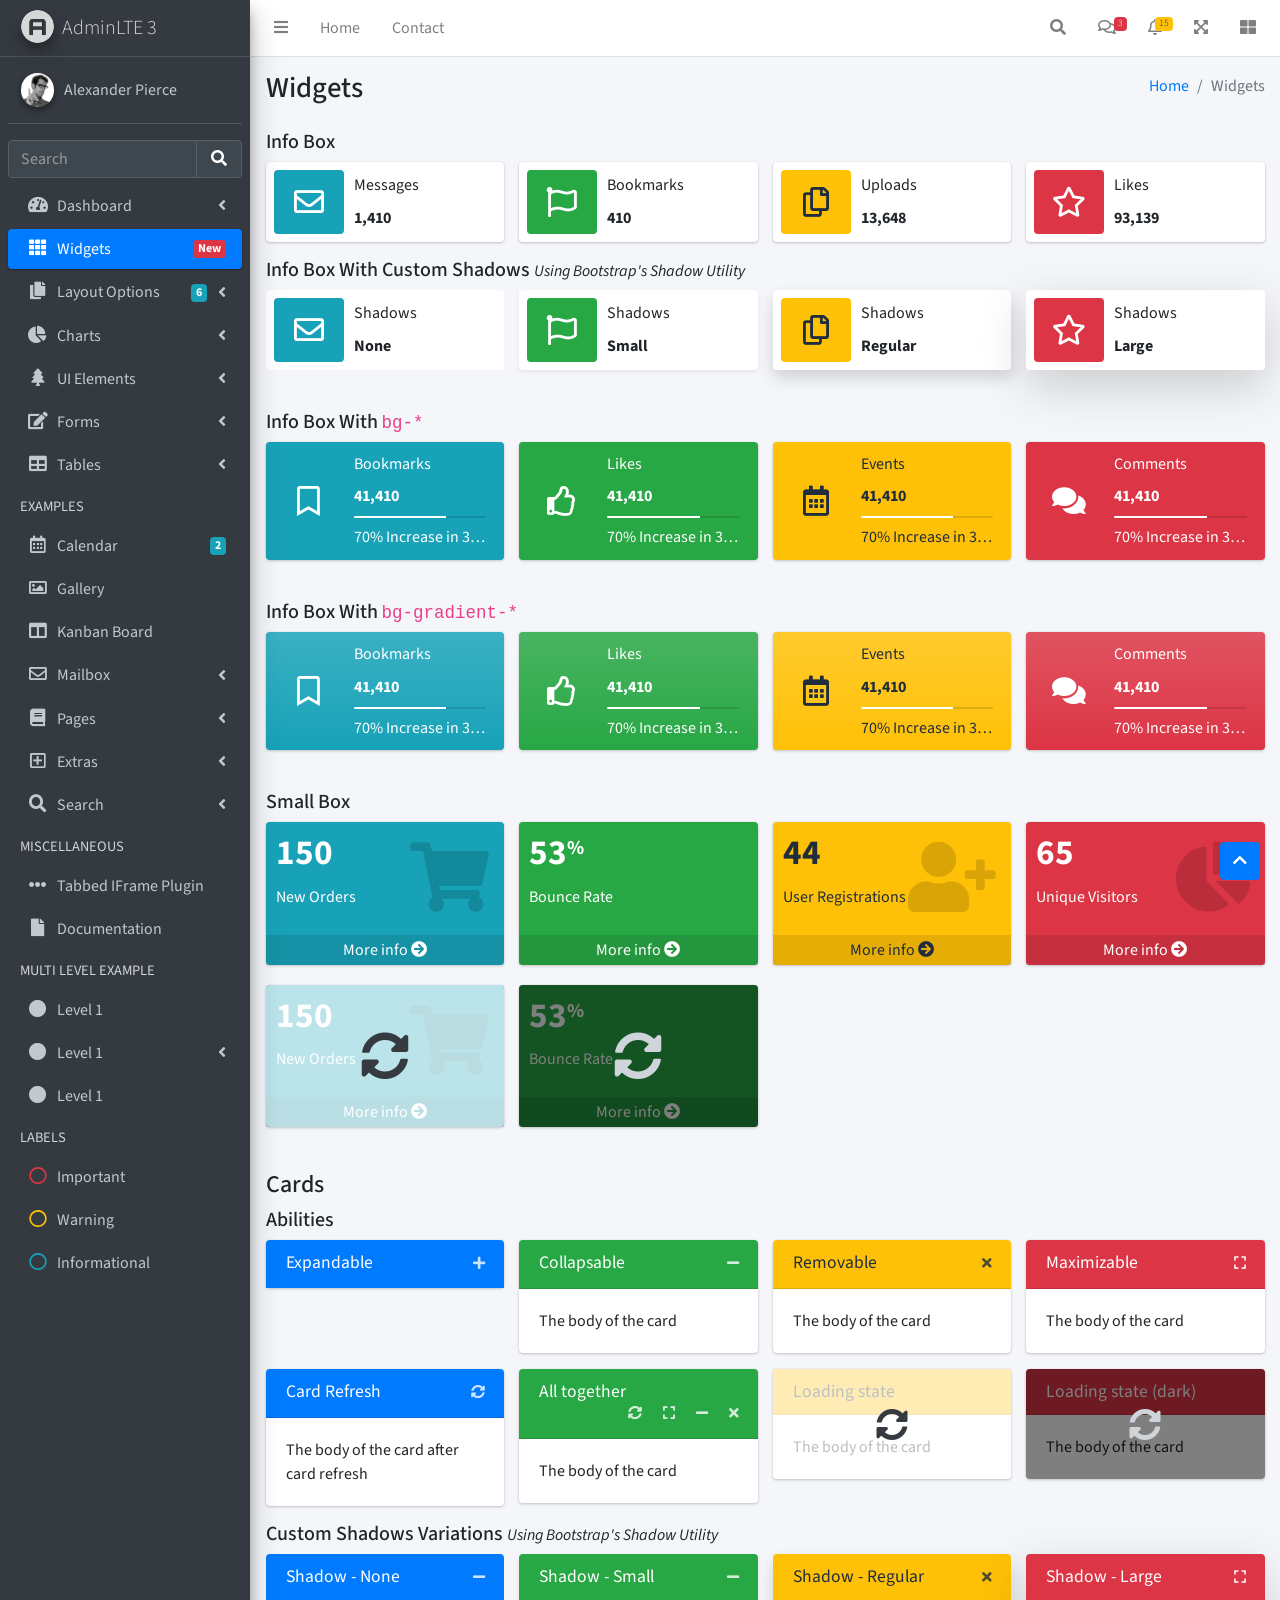
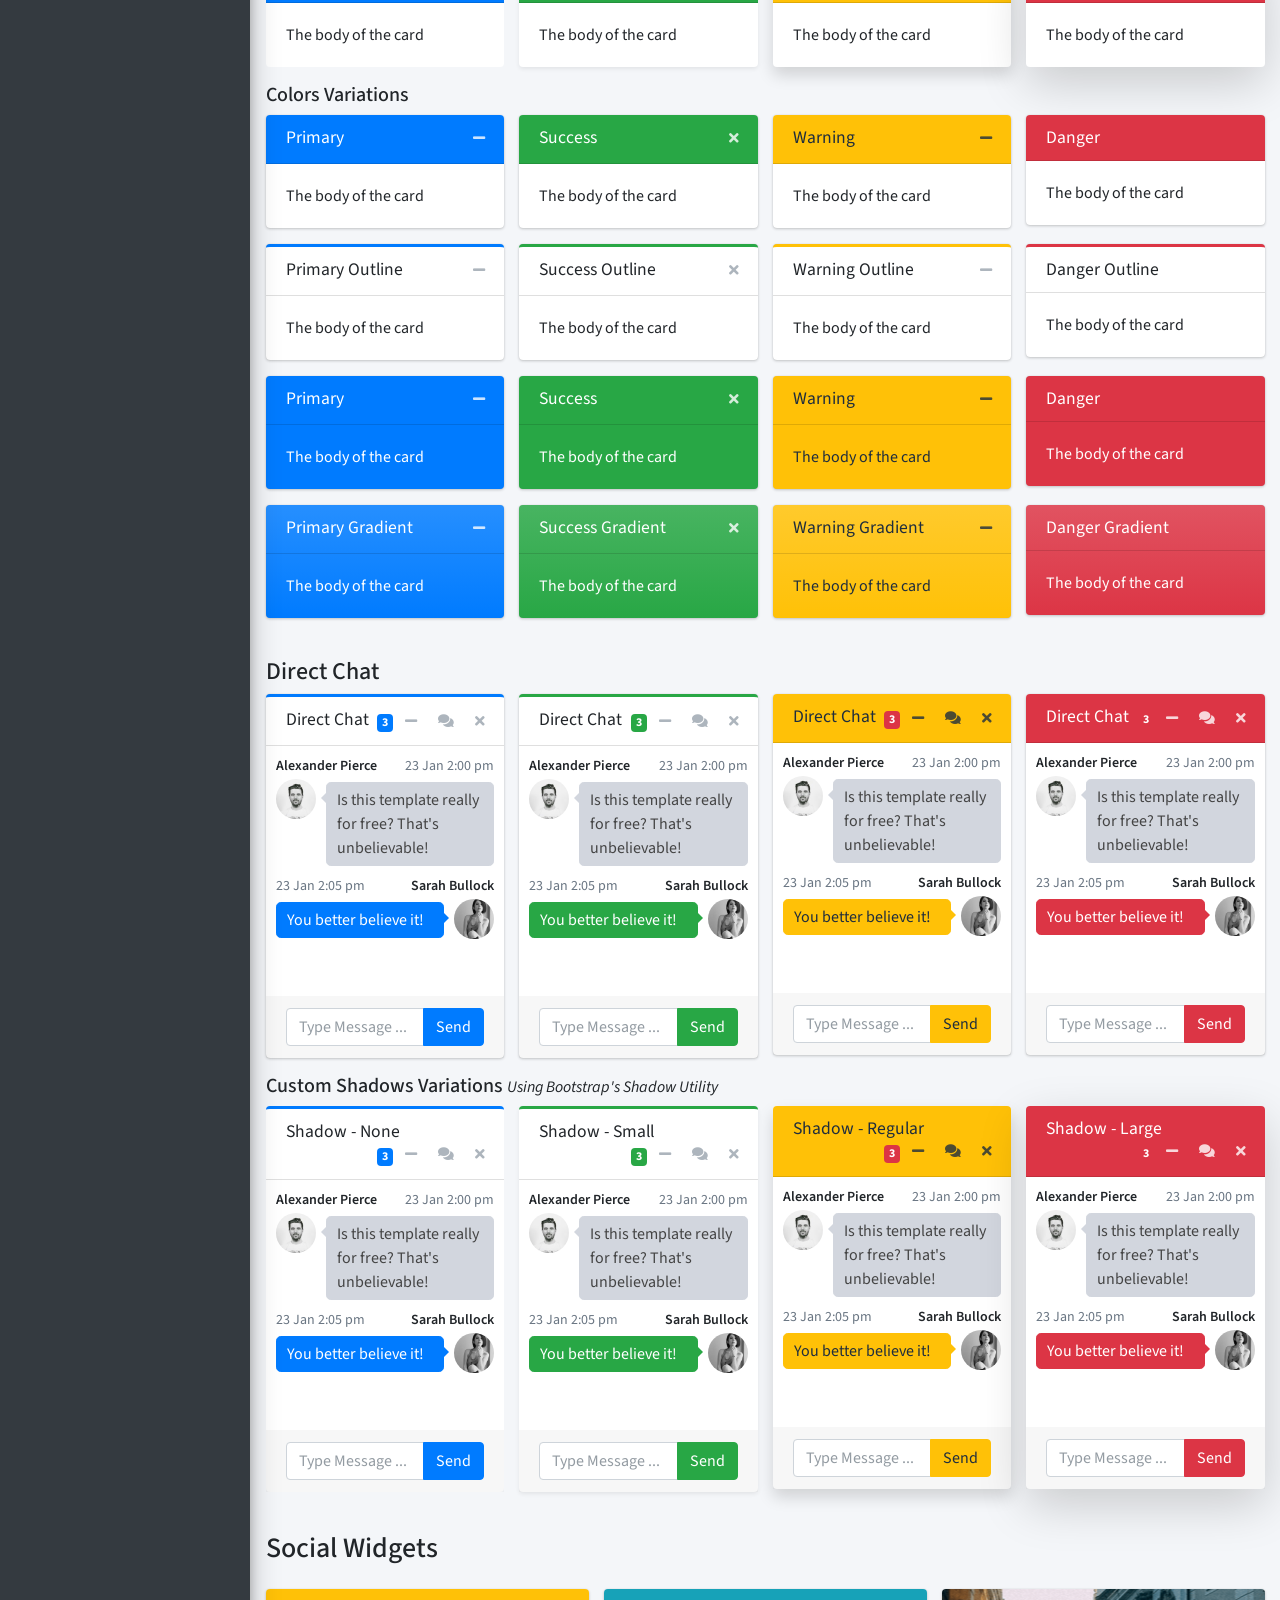
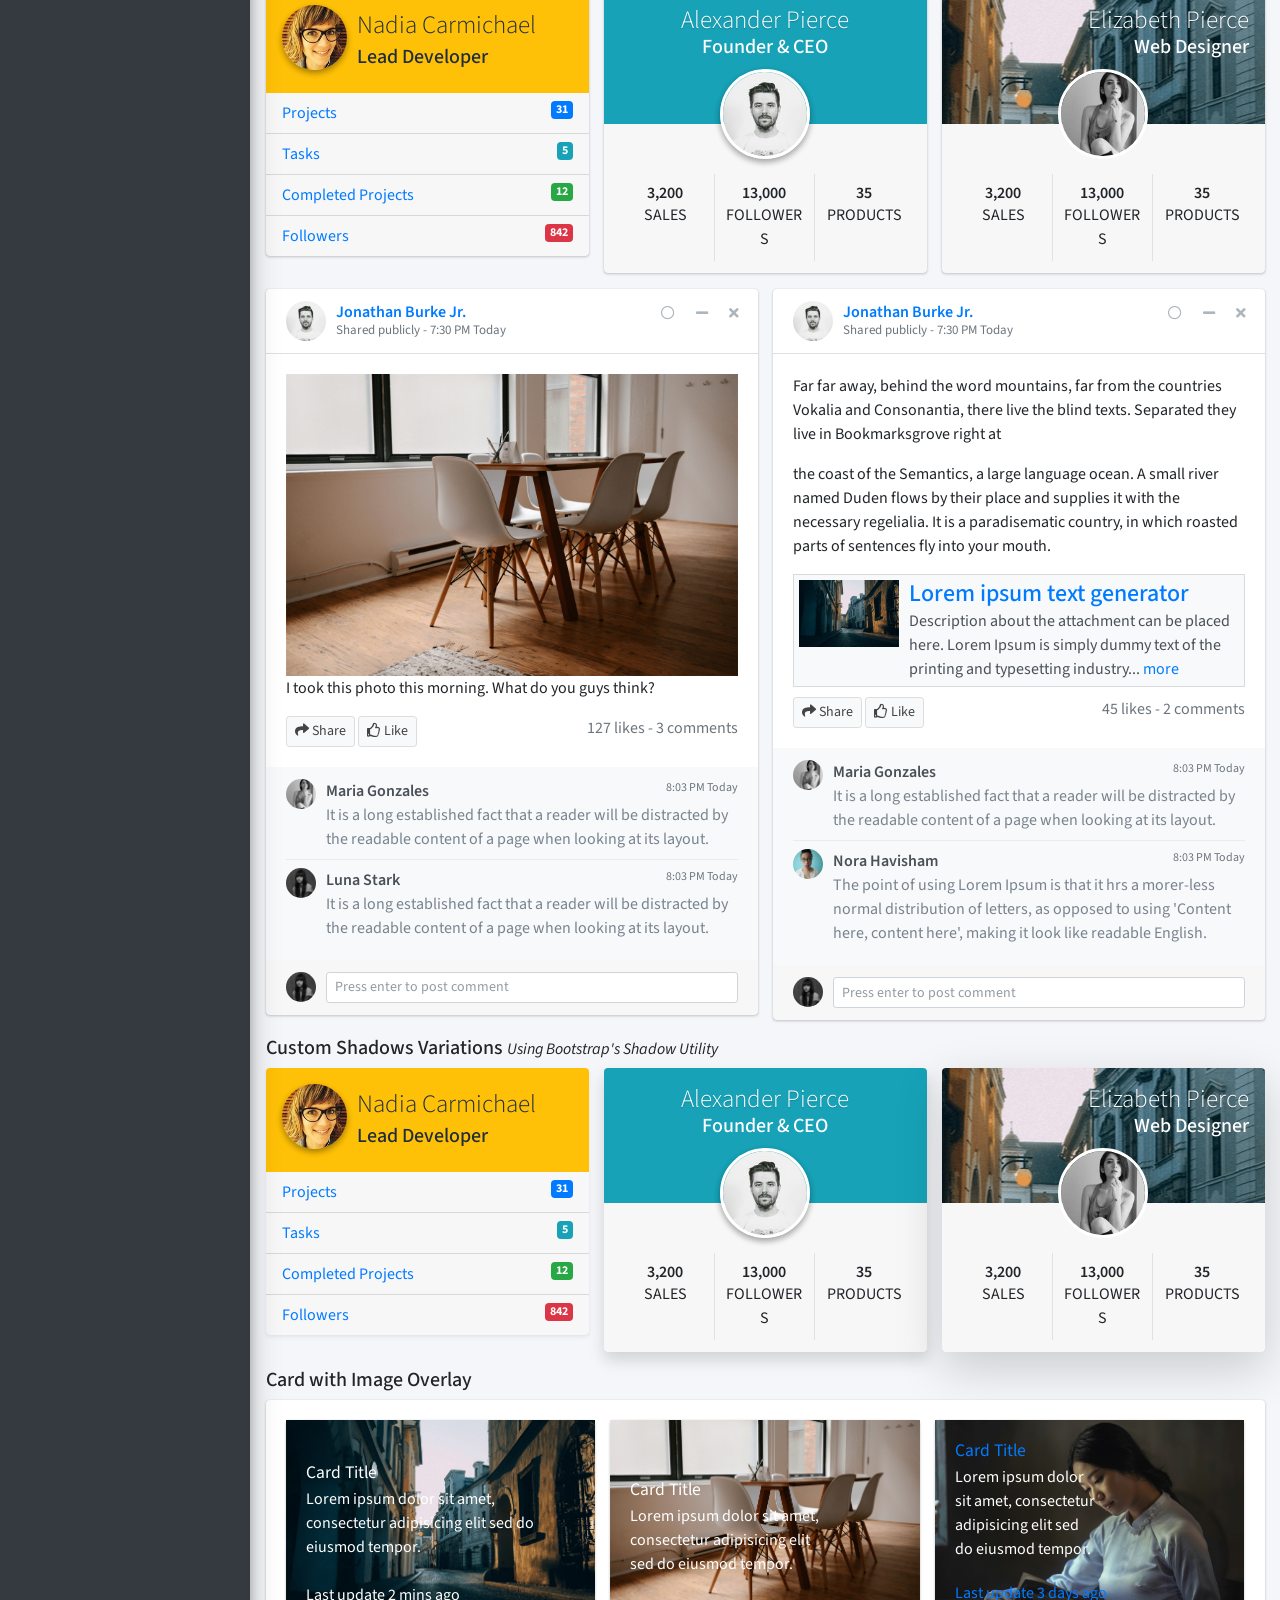
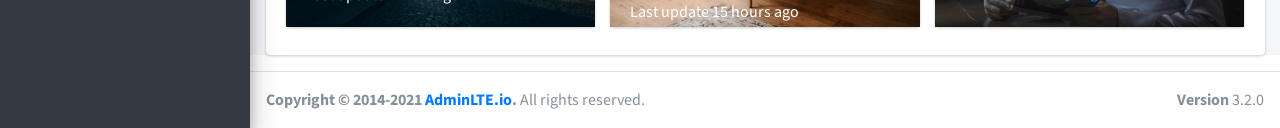
<file: Public/templeates/AdminLTE-3.2.0/pages/widgets.html>
<!DOCTYPE html>
<html lang="en">
<head>
  <meta charset="utf-8">
  <meta name="viewport" content="width=device-width, initial-scale=1">
  <title>AdminLTE 3 | Widgets</title>

  <!-- Google Font: Source Sans Pro -->
  <link rel="stylesheet" href="https://fonts.googleapis.com/css?family=Source+Sans+Pro:300,400,400i,700&display=fallback">
  <!-- Font Awesome -->
  <link rel="stylesheet" href="../plugins/fontawesome-free/css/all.min.css">
  <!-- Ionicons -->
  <link rel="stylesheet" href="https://code.ionicframework.com/ionicons/2.0.1/css/ionicons.min.css">
  <!-- Theme style -->
  <link rel="stylesheet" href="../dist/css/adminlte.min.css">
</head>
<body class="hold-transition sidebar-mini">
<div class="wrapper">
  <!-- Navbar -->
  <nav class="main-header navbar navbar-expand navbar-white navbar-light">
    <!-- Left navbar links -->
    <ul class="navbar-nav">
      <li class="nav-item">
        <a class="nav-link" data-widget="pushmenu" href="#" role="button"><i class="fas fa-bars"></i></a>
      </li>
      <li class="nav-item d-none d-sm-inline-block">
        <a href="../index3.html" class="nav-link">Home</a>
      </li>
      <li class="nav-item d-none d-sm-inline-block">
        <a href="#" class="nav-link">Contact</a>
      </li>
    </ul>

    <!-- Right navbar links -->
    <ul class="navbar-nav ml-auto">
      <!-- Navbar Search -->
      <li class="nav-item">
        <a class="nav-link" data-widget="navbar-search" href="#" role="button">
          <i class="fas fa-search"></i>
        </a>
        <div class="navbar-search-block">
          <form class="form-inline">
            <div class="input-group input-group-sm">
              <input class="form-control form-control-navbar" type="search" placeholder="Search" aria-label="Search">
              <div class="input-group-append">
                <button class="btn btn-navbar" type="submit">
                  <i class="fas fa-search"></i>
                </button>
                <button class="btn btn-navbar" type="button" data-widget="navbar-search">
                  <i class="fas fa-times"></i>
                </button>
              </div>
            </div>
          </form>
        </div>
      </li>

      <!-- Messages Dropdown Menu -->
      <li class="nav-item dropdown">
        <a class="nav-link" data-toggle="dropdown" href="#">
          <i class="far fa-comments"></i>
          <span class="badge badge-danger navbar-badge">3</span>
        </a>
        <div class="dropdown-menu dropdown-menu-lg dropdown-menu-right">
          <a href="#" class="dropdown-item">
            <!-- Message Start -->
            <div class="media">
              <img src="../dist/img/user1-128x128.jpg" alt="User Avatar" class="img-size-50 mr-3 img-circle">
              <div class="media-body">
                <h3 class="dropdown-item-title">
                  Brad Diesel
                  <span class="float-right text-sm text-danger"><i class="fas fa-star"></i></span>
                </h3>
                <p class="text-sm">Call me whenever you can...</p>
                <p class="text-sm text-muted"><i class="far fa-clock mr-1"></i> 4 Hours Ago</p>
              </div>
            </div>
            <!-- Message End -->
          </a>
          <div class="dropdown-divider"></div>
          <a href="#" class="dropdown-item">
            <!-- Message Start -->
            <div class="media">
              <img src="../dist/img/user8-128x128.jpg" alt="User Avatar" class="img-size-50 img-circle mr-3">
              <div class="media-body">
                <h3 class="dropdown-item-title">
                  John Pierce
                  <span class="float-right text-sm text-muted"><i class="fas fa-star"></i></span>
                </h3>
                <p class="text-sm">I got your message bro</p>
                <p class="text-sm text-muted"><i class="far fa-clock mr-1"></i> 4 Hours Ago</p>
              </div>
            </div>
            <!-- Message End -->
          </a>
          <div class="dropdown-divider"></div>
          <a href="#" class="dropdown-item">
            <!-- Message Start -->
            <div class="media">
              <img src="../dist/img/user3-128x128.jpg" alt="User Avatar" class="img-size-50 img-circle mr-3">
              <div class="media-body">
                <h3 class="dropdown-item-title">
                  Nora Silvester
                  <span class="float-right text-sm text-warning"><i class="fas fa-star"></i></span>
                </h3>
                <p class="text-sm">The subject goes here</p>
                <p class="text-sm text-muted"><i class="far fa-clock mr-1"></i> 4 Hours Ago</p>
              </div>
            </div>
            <!-- Message End -->
          </a>
          <div class="dropdown-divider"></div>
          <a href="#" class="dropdown-item dropdown-footer">See All Messages</a>
        </div>
      </li>
      <!-- Notifications Dropdown Menu -->
      <li class="nav-item dropdown">
        <a class="nav-link" data-toggle="dropdown" href="#">
          <i class="far fa-bell"></i>
          <span class="badge badge-warning navbar-badge">15</span>
        </a>
        <div class="dropdown-menu dropdown-menu-lg dropdown-menu-right">
          <span class="dropdown-item dropdown-header">15 Notifications</span>
          <div class="dropdown-divider"></div>
          <a href="#" class="dropdown-item">
            <i class="fas fa-envelope mr-2"></i> 4 new messages
            <span class="float-right text-muted text-sm">3 mins</span>
          </a>
          <div class="dropdown-divider"></div>
          <a href="#" class="dropdown-item">
            <i class="fas fa-users mr-2"></i> 8 friend requests
            <span class="float-right text-muted text-sm">12 hours</span>
          </a>
          <div class="dropdown-divider"></div>
          <a href="#" class="dropdown-item">
            <i class="fas fa-file mr-2"></i> 3 new reports
            <span class="float-right text-muted text-sm">2 days</span>
          </a>
          <div class="dropdown-divider"></div>
          <a href="#" class="dropdown-item dropdown-footer">See All Notifications</a>
        </div>
      </li>
      <li class="nav-item">
        <a class="nav-link" data-widget="fullscreen" href="#" role="button">
          <i class="fas fa-expand-arrows-alt"></i>
        </a>
      </li>
      <li class="nav-item">
        <a class="nav-link" data-widget="control-sidebar" data-slide="true" href="#" role="button">
          <i class="fas fa-th-large"></i>
        </a>
      </li>
    </ul>
  </nav>
  <!-- /.navbar -->

  <!-- Main Sidebar Container -->
  <aside class="main-sidebar sidebar-dark-primary elevation-4">
    <!-- Brand Logo -->
    <a href="../index3.html" class="brand-link">
      <img src="../dist/img/AdminLTELogo.png" alt="AdminLTE Logo" class="brand-image img-circle elevation-3" style="opacity: .8">
      <span class="brand-text font-weight-light">AdminLTE 3</span>
    </a>

    <!-- Sidebar -->
    <div class="sidebar">
      <!-- Sidebar user panel (optional) -->
      <div class="user-panel mt-3 pb-3 mb-3 d-flex">
        <div class="image">
          <img src="../dist/img/user2-160x160.jpg" class="img-circle elevation-2" alt="User Image">
        </div>
        <div class="info">
          <a href="#" class="d-block">Alexander Pierce</a>
        </div>
      </div>

      <!-- SidebarSearch Form -->
      <div class="form-inline">
        <div class="input-group" data-widget="sidebar-search">
          <input class="form-control form-control-sidebar" type="search" placeholder="Search" aria-label="Search">
          <div class="input-group-append">
            <button class="btn btn-sidebar">
              <i class="fas fa-search fa-fw"></i>
            </button>
          </div>
        </div>
      </div>

      <!-- Sidebar Menu -->
      <nav class="mt-2">
        <ul class="nav nav-pills nav-sidebar flex-column" data-widget="treeview" role="menu" data-accordion="false">
          <!-- Add icons to the links using the .nav-icon class
               with font-awesome or any other icon font library -->
          <li class="nav-item">
            <a href="#" class="nav-link">
              <i class="nav-icon fas fa-tachometer-alt"></i>
              <p>
                Dashboard
                <i class="right fas fa-angle-left"></i>
              </p>
            </a>
            <ul class="nav nav-treeview">
              <li class="nav-item">
                <a href="../index.html" class="nav-link">
                  <i class="far fa-circle nav-icon"></i>
                  <p>Dashboard v1</p>
                </a>
              </li>
              <li class="nav-item">
                <a href="../index2.html" class="nav-link">
                  <i class="far fa-circle nav-icon"></i>
                  <p>Dashboard v2</p>
                </a>
              </li>
              <li class="nav-item">
                <a href="../index3.html" class="nav-link">
                  <i class="far fa-circle nav-icon"></i>
                  <p>Dashboard v3</p>
                </a>
              </li>
            </ul>
          </li>
          <li class="nav-item">
            <a href="widgets.html" class="nav-link active">
              <i class="nav-icon fas fa-th"></i>
              <p>
                Widgets
                <span class="right badge badge-danger">New</span>
              </p>
            </a>
          </li>
          <li class="nav-item">
            <a href="#" class="nav-link">
              <i class="nav-icon fas fa-copy"></i>
              <p>
                Layout Options
                <i class="fas fa-angle-left right"></i>
                <span class="badge badge-info right">6</span>
              </p>
            </a>
            <ul class="nav nav-treeview">
              <li class="nav-item">
                <a href="layout/top-nav.html" class="nav-link">
                  <i class="far fa-circle nav-icon"></i>
                  <p>Top Navigation</p>
                </a>
              </li>
              <li class="nav-item">
                <a href="layout/top-nav-sidebar.html" class="nav-link">
                  <i class="far fa-circle nav-icon"></i>
                  <p>Top Navigation + Sidebar</p>
                </a>
              </li>
              <li class="nav-item">
                <a href="layout/boxed.html" class="nav-link">
                  <i class="far fa-circle nav-icon"></i>
                  <p>Boxed</p>
                </a>
              </li>
              <li class="nav-item">
                <a href="layout/fixed-sidebar.html" class="nav-link">
                  <i class="far fa-circle nav-icon"></i>
                  <p>Fixed Sidebar</p>
                </a>
              </li>
              <li class="nav-item">
                <a href="layout/fixed-sidebar-custom.html" class="nav-link">
                  <i class="far fa-circle nav-icon"></i>
                  <p>Fixed Sidebar <small>+ Custom Area</small></p>
                </a>
              </li>
              <li class="nav-item">
                <a href="layout/fixed-topnav.html" class="nav-link">
                  <i class="far fa-circle nav-icon"></i>
                  <p>Fixed Navbar</p>
                </a>
              </li>
              <li class="nav-item">
                <a href="layout/fixed-footer.html" class="nav-link">
                  <i class="far fa-circle nav-icon"></i>
                  <p>Fixed Footer</p>
                </a>
              </li>
              <li class="nav-item">
                <a href="layout/collapsed-sidebar.html" class="nav-link">
                  <i class="far fa-circle nav-icon"></i>
                  <p>Collapsed Sidebar</p>
                </a>
              </li>
            </ul>
          </li>
          <li class="nav-item">
            <a href="#" class="nav-link">
              <i class="nav-icon fas fa-chart-pie"></i>
              <p>
                Charts
                <i class="right fas fa-angle-left"></i>
              </p>
            </a>
            <ul class="nav nav-treeview">
              <li class="nav-item">
                <a href="charts/chartjs.html" class="nav-link">
                  <i class="far fa-circle nav-icon"></i>
                  <p>ChartJS</p>
                </a>
              </li>
              <li class="nav-item">
                <a href="charts/flot.html" class="nav-link">
                  <i class="far fa-circle nav-icon"></i>
                  <p>Flot</p>
                </a>
              </li>
              <li class="nav-item">
                <a href="charts/inline.html" class="nav-link">
                  <i class="far fa-circle nav-icon"></i>
                  <p>Inline</p>
                </a>
              </li>
              <li class="nav-item">
                <a href="charts/uplot.html" class="nav-link">
                  <i class="far fa-circle nav-icon"></i>
                  <p>uPlot</p>
                </a>
              </li>
            </ul>
          </li>
          <li class="nav-item">
            <a href="#" class="nav-link">
              <i class="nav-icon fas fa-tree"></i>
              <p>
                UI Elements
                <i class="fas fa-angle-left right"></i>
              </p>
            </a>
            <ul class="nav nav-treeview">
              <li class="nav-item">
                <a href="UI/general.html" class="nav-link">
                  <i class="far fa-circle nav-icon"></i>
                  <p>General</p>
                </a>
              </li>
              <li class="nav-item">
                <a href="UI/icons.html" class="nav-link">
                  <i class="far fa-circle nav-icon"></i>
                  <p>Icons</p>
                </a>
              </li>
              <li class="nav-item">
                <a href="UI/buttons.html" class="nav-link">
                  <i class="far fa-circle nav-icon"></i>
                  <p>Buttons</p>
                </a>
              </li>
              <li class="nav-item">
                <a href="UI/sliders.html" class="nav-link">
                  <i class="far fa-circle nav-icon"></i>
                  <p>Sliders</p>
                </a>
              </li>
              <li class="nav-item">
                <a href="UI/modals.html" class="nav-link">
                  <i class="far fa-circle nav-icon"></i>
                  <p>Modals & Alerts</p>
                </a>
              </li>
              <li class="nav-item">
                <a href="UI/navbar.html" class="nav-link">
                  <i class="far fa-circle nav-icon"></i>
                  <p>Navbar & Tabs</p>
                </a>
              </li>
              <li class="nav-item">
                <a href="UI/timeline.html" class="nav-link">
                  <i class="far fa-circle nav-icon"></i>
                  <p>Timeline</p>
                </a>
              </li>
              <li class="nav-item">
                <a href="UI/ribbons.html" class="nav-link">
                  <i class="far fa-circle nav-icon"></i>
                  <p>Ribbons</p>
                </a>
              </li>
            </ul>
          </li>
          <li class="nav-item">
            <a href="#" class="nav-link">
              <i class="nav-icon fas fa-edit"></i>
              <p>
                Forms
                <i class="fas fa-angle-left right"></i>
              </p>
            </a>
            <ul class="nav nav-treeview">
              <li class="nav-item">
                <a href="forms/general.html" class="nav-link">
                  <i class="far fa-circle nav-icon"></i>
                  <p>General Elements</p>
                </a>
              </li>
              <li class="nav-item">
                <a href="forms/advanced.html" class="nav-link">
                  <i class="far fa-circle nav-icon"></i>
                  <p>Advanced Elements</p>
                </a>
              </li>
              <li class="nav-item">
                <a href="forms/editors.html" class="nav-link">
                  <i class="far fa-circle nav-icon"></i>
                  <p>Editors</p>
                </a>
              </li>
              <li class="nav-item">
                <a href="forms/validation.html" class="nav-link">
                  <i class="far fa-circle nav-icon"></i>
                  <p>Validation</p>
                </a>
              </li>
            </ul>
          </li>
          <li class="nav-item">
            <a href="#" class="nav-link">
              <i class="nav-icon fas fa-table"></i>
              <p>
                Tables
                <i class="fas fa-angle-left right"></i>
              </p>
            </a>
            <ul class="nav nav-treeview">
              <li class="nav-item">
                <a href="tables/simple.html" class="nav-link">
                  <i class="far fa-circle nav-icon"></i>
                  <p>Simple Tables</p>
                </a>
              </li>
              <li class="nav-item">
                <a href="tables/data.html" class="nav-link">
                  <i class="far fa-circle nav-icon"></i>
                  <p>DataTables</p>
                </a>
              </li>
              <li class="nav-item">
                <a href="tables/jsgrid.html" class="nav-link">
                  <i class="far fa-circle nav-icon"></i>
                  <p>jsGrid</p>
                </a>
              </li>
            </ul>
          </li>
          <li class="nav-header">EXAMPLES</li>
          <li class="nav-item">
            <a href="calendar.html" class="nav-link">
              <i class="nav-icon far fa-calendar-alt"></i>
              <p>
                Calendar
                <span class="badge badge-info right">2</span>
              </p>
            </a>
          </li>
          <li class="nav-item">
            <a href="gallery.html" class="nav-link">
              <i class="nav-icon far fa-image"></i>
              <p>
                Gallery
              </p>
            </a>
          </li>
          <li class="nav-item">
            <a href="kanban.html" class="nav-link">
              <i class="nav-icon fas fa-columns"></i>
              <p>
                Kanban Board
              </p>
            </a>
          </li>
          <li class="nav-item">
            <a href="#" class="nav-link">
              <i class="nav-icon far fa-envelope"></i>
              <p>
                Mailbox
                <i class="fas fa-angle-left right"></i>
              </p>
            </a>
            <ul class="nav nav-treeview">
              <li class="nav-item">
                <a href="mailbox/mailbox.html" class="nav-link">
                  <i class="far fa-circle nav-icon"></i>
                  <p>Inbox</p>
                </a>
              </li>
              <li class="nav-item">
                <a href="mailbox/compose.html" class="nav-link">
                  <i class="far fa-circle nav-icon"></i>
                  <p>Compose</p>
                </a>
              </li>
              <li class="nav-item">
                <a href="mailbox/read-mail.html" class="nav-link">
                  <i class="far fa-circle nav-icon"></i>
                  <p>Read</p>
                </a>
              </li>
            </ul>
          </li>
          <li class="nav-item">
            <a href="#" class="nav-link">
              <i class="nav-icon fas fa-book"></i>
              <p>
                Pages
                <i class="fas fa-angle-left right"></i>
              </p>
            </a>
            <ul class="nav nav-treeview">
              <li class="nav-item">
                <a href="examples/invoice.html" class="nav-link">
                  <i class="far fa-circle nav-icon"></i>
                  <p>Invoice</p>
                </a>
              </li>
              <li class="nav-item">
                <a href="examples/profile.html" class="nav-link">
                  <i class="far fa-circle nav-icon"></i>
                  <p>Profile</p>
                </a>
              </li>
              <li class="nav-item">
                <a href="examples/e-commerce.html" class="nav-link">
                  <i class="far fa-circle nav-icon"></i>
                  <p>E-commerce</p>
                </a>
              </li>
              <li class="nav-item">
                <a href="examples/projects.html" class="nav-link">
                  <i class="far fa-circle nav-icon"></i>
                  <p>Projects</p>
                </a>
              </li>
              <li class="nav-item">
                <a href="examples/project-add.html" class="nav-link">
                  <i class="far fa-circle nav-icon"></i>
                  <p>Project Add</p>
                </a>
              </li>
              <li class="nav-item">
                <a href="examples/project-edit.html" class="nav-link">
                  <i class="far fa-circle nav-icon"></i>
                  <p>Project Edit</p>
                </a>
              </li>
              <li class="nav-item">
                <a href="examples/project-detail.html" class="nav-link">
                  <i class="far fa-circle nav-icon"></i>
                  <p>Project Detail</p>
                </a>
              </li>
              <li class="nav-item">
                <a href="examples/contacts.html" class="nav-link">
                  <i class="far fa-circle nav-icon"></i>
                  <p>Contacts</p>
                </a>
              </li>
              <li class="nav-item">
                <a href="examples/faq.html" class="nav-link">
                  <i class="far fa-circle nav-icon"></i>
                  <p>FAQ</p>
                </a>
              </li>
              <li class="nav-item">
                <a href="examples/contact-us.html" class="nav-link">
                  <i class="far fa-circle nav-icon"></i>
                  <p>Contact us</p>
                </a>
              </li>
            </ul>
          </li>
          <li class="nav-item">
            <a href="#" class="nav-link">
              <i class="nav-icon far fa-plus-square"></i>
              <p>
                Extras
                <i class="fas fa-angle-left right"></i>
              </p>
            </a>
            <ul class="nav nav-treeview">
              <li class="nav-item">
                <a href="#" class="nav-link">
                  <i class="far fa-circle nav-icon"></i>
                  <p>
                    Login & Register v1
                    <i class="fas fa-angle-left right"></i>
                  </p>
                </a>
                <ul class="nav nav-treeview">
                  <li class="nav-item">
                    <a href="examples/login.html" class="nav-link">
                      <i class="far fa-circle nav-icon"></i>
                      <p>Login v1</p>
                    </a>
                  </li>
                  <li class="nav-item">
                    <a href="examples/register.html" class="nav-link">
                      <i class="far fa-circle nav-icon"></i>
                      <p>Register v1</p>
                    </a>
                  </li>
                  <li class="nav-item">
                    <a href="examples/forgot-password.html" class="nav-link">
                      <i class="far fa-circle nav-icon"></i>
                      <p>Forgot Password v1</p>
                    </a>
                  </li>
                  <li class="nav-item">
                    <a href="examples/recover-password.html" class="nav-link">
                      <i class="far fa-circle nav-icon"></i>
                      <p>Recover Password v1</p>
                    </a>
                  </li>
                </ul>
              </li>
              <li class="nav-item">
                <a href="#" class="nav-link">
                  <i class="far fa-circle nav-icon"></i>
                  <p>
                    Login & Register v2
                    <i class="fas fa-angle-left right"></i>
                  </p>
                </a>
                <ul class="nav nav-treeview">
                  <li class="nav-item">
                    <a href="examples/login-v2.html" class="nav-link">
                      <i class="far fa-circle nav-icon"></i>
                      <p>Login v2</p>
                    </a>
                  </li>
                  <li class="nav-item">
                    <a href="examples/register-v2.html" class="nav-link">
                      <i class="far fa-circle nav-icon"></i>
                      <p>Register v2</p>
                    </a>
                  </li>
                  <li class="nav-item">
                    <a href="examples/forgot-password-v2.html" class="nav-link">
                      <i class="far fa-circle nav-icon"></i>
                      <p>Forgot Password v2</p>
                    </a>
                  </li>
                  <li class="nav-item">
                    <a href="examples/recover-password-v2.html" class="nav-link">
                      <i class="far fa-circle nav-icon"></i>
                      <p>Recover Password v2</p>
                    </a>
                  </li>
                </ul>
              </li>
              <li class="nav-item">
                <a href="examples/lockscreen.html" class="nav-link">
                  <i class="far fa-circle nav-icon"></i>
                  <p>Lockscreen</p>
                </a>
              </li>
              <li class="nav-item">
                <a href="examples/legacy-user-menu.html" class="nav-link">
                  <i class="far fa-circle nav-icon"></i>
                  <p>Legacy User Menu</p>
                </a>
              </li>
              <li class="nav-item">
                <a href="examples/language-menu.html" class="nav-link">
                  <i class="far fa-circle nav-icon"></i>
                  <p>Language Menu</p>
                </a>
              </li>
              <li class="nav-item">
                <a href="examples/404.html" class="nav-link">
                  <i class="far fa-circle nav-icon"></i>
                  <p>Error 404</p>
                </a>
              </li>
              <li class="nav-item">
                <a href="examples/500.html" class="nav-link">
                  <i class="far fa-circle nav-icon"></i>
                  <p>Error 500</p>
                </a>
              </li>
              <li class="nav-item">
                <a href="examples/pace.html" class="nav-link">
                  <i class="far fa-circle nav-icon"></i>
                  <p>Pace</p>
                </a>
              </li>
              <li class="nav-item">
                <a href="examples/blank.html" class="nav-link">
                  <i class="far fa-circle nav-icon"></i>
                  <p>Blank Page</p>
                </a>
              </li>
              <li class="nav-item">
                <a href="../starter.html" class="nav-link">
                  <i class="far fa-circle nav-icon"></i>
                  <p>Starter Page</p>
                </a>
              </li>
            </ul>
          </li>
          <li class="nav-item">
            <a href="#" class="nav-link">
              <i class="nav-icon fas fa-search"></i>
              <p>
                Search
                <i class="fas fa-angle-left right"></i>
              </p>
            </a>
            <ul class="nav nav-treeview">
              <li class="nav-item">
                <a href="search/simple.html" class="nav-link">
                  <i class="far fa-circle nav-icon"></i>
                  <p>Simple Search</p>
                </a>
              </li>
              <li class="nav-item">
                <a href="search/enhanced.html" class="nav-link">
                  <i class="far fa-circle nav-icon"></i>
                  <p>Enhanced</p>
                </a>
              </li>
            </ul>
          </li>
          <li class="nav-header">MISCELLANEOUS</li>
          <li class="nav-item">
            <a href="../iframe.html" class="nav-link">
              <i class="nav-icon fas fa-ellipsis-h"></i>
              <p>Tabbed IFrame Plugin</p>
            </a>
          </li>
          <li class="nav-item">
            <a href="https://adminlte.io/docs/3.1/" class="nav-link">
              <i class="nav-icon fas fa-file"></i>
              <p>Documentation</p>
            </a>
          </li>
          <li class="nav-header">MULTI LEVEL EXAMPLE</li>
          <li class="nav-item">
            <a href="#" class="nav-link">
              <i class="fas fa-circle nav-icon"></i>
              <p>Level 1</p>
            </a>
          </li>
          <li class="nav-item">
            <a href="#" class="nav-link">
              <i class="nav-icon fas fa-circle"></i>
              <p>
                Level 1
                <i class="right fas fa-angle-left"></i>
              </p>
            </a>
            <ul class="nav nav-treeview">
              <li class="nav-item">
                <a href="#" class="nav-link">
                  <i class="far fa-circle nav-icon"></i>
                  <p>Level 2</p>
                </a>
              </li>
              <li class="nav-item">
                <a href="#" class="nav-link">
                  <i class="far fa-circle nav-icon"></i>
                  <p>
                    Level 2
                    <i class="right fas fa-angle-left"></i>
                  </p>
                </a>
                <ul class="nav nav-treeview">
                  <li class="nav-item">
                    <a href="#" class="nav-link">
                      <i class="far fa-dot-circle nav-icon"></i>
                      <p>Level 3</p>
                    </a>
                  </li>
                  <li class="nav-item">
                    <a href="#" class="nav-link">
                      <i class="far fa-dot-circle nav-icon"></i>
                      <p>Level 3</p>
                    </a>
                  </li>
                  <li class="nav-item">
                    <a href="#" class="nav-link">
                      <i class="far fa-dot-circle nav-icon"></i>
                      <p>Level 3</p>
                    </a>
                  </li>
                </ul>
              </li>
              <li class="nav-item">
                <a href="#" class="nav-link">
                  <i class="far fa-circle nav-icon"></i>
                  <p>Level 2</p>
                </a>
              </li>
            </ul>
          </li>
          <li class="nav-item">
            <a href="#" class="nav-link">
              <i class="fas fa-circle nav-icon"></i>
              <p>Level 1</p>
            </a>
          </li>
          <li class="nav-header">LABELS</li>
          <li class="nav-item">
            <a href="#" class="nav-link">
              <i class="nav-icon far fa-circle text-danger"></i>
              <p class="text">Important</p>
            </a>
          </li>
          <li class="nav-item">
            <a href="#" class="nav-link">
              <i class="nav-icon far fa-circle text-warning"></i>
              <p>Warning</p>
            </a>
          </li>
          <li class="nav-item">
            <a href="#" class="nav-link">
              <i class="nav-icon far fa-circle text-info"></i>
              <p>Informational</p>
            </a>
          </li>
        </ul>
      </nav>
      <!-- /.sidebar-menu -->
    </div>
    <!-- /.sidebar -->
  </aside>

  <!-- Content Wrapper. Contains page content -->
  <div class="content-wrapper">
    <!-- Content Header (Page header) -->
    <section class="content-header">
      <div class="container-fluid">
        <div class="row mb-2">
          <div class="col-sm-6">
            <h1>Widgets</h1>
          </div>
          <div class="col-sm-6">
            <ol class="breadcrumb float-sm-right">
              <li class="breadcrumb-item"><a href="#">Home</a></li>
              <li class="breadcrumb-item active">Widgets</li>
            </ol>
          </div>
        </div>
      </div><!-- /.container-fluid -->
    </section>

    <!-- Main content -->
    <section class="content">
      <div class="container-fluid">
        <h5 class="mb-2">Info Box</h5>
        <div class="row">
          <div class="col-md-3 col-sm-6 col-12">
            <div class="info-box">
              <span class="info-box-icon bg-info"><i class="far fa-envelope"></i></span>

              <div class="info-box-content">
                <span class="info-box-text">Messages</span>
                <span class="info-box-number">1,410</span>
              </div>
              <!-- /.info-box-content -->
            </div>
            <!-- /.info-box -->
          </div>
          <!-- /.col -->
          <div class="col-md-3 col-sm-6 col-12">
            <div class="info-box">
              <span class="info-box-icon bg-success"><i class="far fa-flag"></i></span>

              <div class="info-box-content">
                <span class="info-box-text">Bookmarks</span>
                <span class="info-box-number">410</span>
              </div>
              <!-- /.info-box-content -->
            </div>
            <!-- /.info-box -->
          </div>
          <!-- /.col -->
          <div class="col-md-3 col-sm-6 col-12">
            <div class="info-box">
              <span class="info-box-icon bg-warning"><i class="far fa-copy"></i></span>

              <div class="info-box-content">
                <span class="info-box-text">Uploads</span>
                <span class="info-box-number">13,648</span>
              </div>
              <!-- /.info-box-content -->
            </div>
            <!-- /.info-box -->
          </div>
          <!-- /.col -->
          <div class="col-md-3 col-sm-6 col-12">
            <div class="info-box">
              <span class="info-box-icon bg-danger"><i class="far fa-star"></i></span>

              <div class="info-box-content">
                <span class="info-box-text">Likes</span>
                <span class="info-box-number">93,139</span>
              </div>
              <!-- /.info-box-content -->
            </div>
            <!-- /.info-box -->
          </div>
          <!-- /.col -->
        </div>
        <!-- /.row -->

        <!-- =========================================================== -->
        <h5 class="mb-2">Info Box With Custom Shadows <small><i>Using Bootstrap's Shadow Utility</i></small></h5>
        <div class="row">
          <div class="col-md-3 col-sm-6 col-12">
            <div class="info-box shadow-none">
              <span class="info-box-icon bg-info"><i class="far fa-envelope"></i></span>

              <div class="info-box-content">
                <span class="info-box-text">Shadows</span>
                <span class="info-box-number">None</span>
              </div>
              <!-- /.info-box-content -->
            </div>
            <!-- /.info-box -->
          </div>
          <!-- /.col -->
          <div class="col-md-3 col-sm-6 col-12">
            <div class="info-box shadow-sm">
              <span class="info-box-icon bg-success"><i class="far fa-flag"></i></span>

              <div class="info-box-content">
                <span class="info-box-text">Shadows</span>
                <span class="info-box-number">Small</span>
              </div>
              <!-- /.info-box-content -->
            </div>
            <!-- /.info-box -->
          </div>
          <!-- /.col -->
          <div class="col-md-3 col-sm-6 col-12">
            <div class="info-box shadow">
              <span class="info-box-icon bg-warning"><i class="far fa-copy"></i></span>

              <div class="info-box-content">
                <span class="info-box-text">Shadows</span>
                <span class="info-box-number">Regular</span>
              </div>
              <!-- /.info-box-content -->
            </div>
            <!-- /.info-box -->
          </div>
          <!-- /.col -->
          <div class="col-md-3 col-sm-6 col-12">
            <div class="info-box shadow-lg">
              <span class="info-box-icon bg-danger"><i class="far fa-star"></i></span>

              <div class="info-box-content">
                <span class="info-box-text">Shadows</span>
                <span class="info-box-number">Large</span>
              </div>
              <!-- /.info-box-content -->
            </div>
            <!-- /.info-box -->
          </div>
          <!-- /.col -->
        </div>
        <!-- /.row -->

        <!-- =========================================================== -->
        <h5 class="mt-4 mb-2">Info Box With <code>bg-*</code></h5>
        <div class="row">
          <div class="col-md-3 col-sm-6 col-12">
            <div class="info-box bg-info">
              <span class="info-box-icon"><i class="far fa-bookmark"></i></span>

              <div class="info-box-content">
                <span class="info-box-text">Bookmarks</span>
                <span class="info-box-number">41,410</span>

                <div class="progress">
                  <div class="progress-bar" style="width: 70%"></div>
                </div>
                <span class="progress-description">
                  70% Increase in 30 Days
                </span>
              </div>
              <!-- /.info-box-content -->
            </div>
            <!-- /.info-box -->
          </div>
          <!-- /.col -->
          <div class="col-md-3 col-sm-6 col-12">
            <div class="info-box bg-success">
              <span class="info-box-icon"><i class="far fa-thumbs-up"></i></span>

              <div class="info-box-content">
                <span class="info-box-text">Likes</span>
                <span class="info-box-number">41,410</span>

                <div class="progress">
                  <div class="progress-bar" style="width: 70%"></div>
                </div>
                <span class="progress-description">
                  70% Increase in 30 Days
                </span>
              </div>
              <!-- /.info-box-content -->
            </div>
            <!-- /.info-box -->
          </div>
          <!-- /.col -->
          <div class="col-md-3 col-sm-6 col-12">
            <div class="info-box bg-warning">
              <span class="info-box-icon"><i class="far fa-calendar-alt"></i></span>

              <div class="info-box-content">
                <span class="info-box-text">Events</span>
                <span class="info-box-number">41,410</span>

                <div class="progress">
                  <div class="progress-bar" style="width: 70%"></div>
                </div>
                <span class="progress-description">
                  70% Increase in 30 Days
                </span>
              </div>
              <!-- /.info-box-content -->
            </div>
            <!-- /.info-box -->
          </div>
          <!-- /.col -->
          <div class="col-md-3 col-sm-6 col-12">
            <div class="info-box bg-danger">
              <span class="info-box-icon"><i class="fas fa-comments"></i></span>

              <div class="info-box-content">
                <span class="info-box-text">Comments</span>
                <span class="info-box-number">41,410</span>

                <div class="progress">
                  <div class="progress-bar" style="width: 70%"></div>
                </div>
                <span class="progress-description">
                  70% Increase in 30 Days
                </span>
              </div>
              <!-- /.info-box-content -->
            </div>
            <!-- /.info-box -->
          </div>
          <!-- /.col -->
        </div>
        <!-- /.row -->

        <!-- =========================================================== -->
        <h5 class="mt-4 mb-2">Info Box With <code>bg-gradient-*</code></h5>
        <div class="row">
          <div class="col-md-3 col-sm-6 col-12">
            <div class="info-box bg-gradient-info">
              <span class="info-box-icon"><i class="far fa-bookmark"></i></span>

              <div class="info-box-content">
                <span class="info-box-text">Bookmarks</span>
                <span class="info-box-number">41,410</span>

                <div class="progress">
                  <div class="progress-bar" style="width: 70%"></div>
                </div>
                <span class="progress-description">
                  70% Increase in 30 Days
                </span>
              </div>
              <!-- /.info-box-content -->
            </div>
            <!-- /.info-box -->
          </div>
          <!-- /.col -->
          <div class="col-md-3 col-sm-6 col-12">
            <div class="info-box bg-gradient-success">
              <span class="info-box-icon"><i class="far fa-thumbs-up"></i></span>

              <div class="info-box-content">
                <span class="info-box-text">Likes</span>
                <span class="info-box-number">41,410</span>

                <div class="progress">
                  <div class="progress-bar" style="width: 70%"></div>
                </div>
                <span class="progress-description">
                  70% Increase in 30 Days
                </span>
              </div>
              <!-- /.info-box-content -->
            </div>
            <!-- /.info-box -->
          </div>
          <!-- /.col -->
          <div class="col-md-3 col-sm-6 col-12">
            <div class="info-box bg-gradient-warning">
              <span class="info-box-icon"><i class="far fa-calendar-alt"></i></span>

              <div class="info-box-content">
                <span class="info-box-text">Events</span>
                <span class="info-box-number">41,410</span>

                <div class="progress">
                  <div class="progress-bar" style="width: 70%"></div>
                </div>
                <span class="progress-description">
                  70% Increase in 30 Days
                </span>
              </div>
              <!-- /.info-box-content -->
            </div>
            <!-- /.info-box -->
          </div>
          <!-- /.col -->
          <div class="col-md-3 col-sm-6 col-12">
            <div class="info-box bg-gradient-danger">
              <span class="info-box-icon"><i class="fas fa-comments"></i></span>

              <div class="info-box-content">
                <span class="info-box-text">Comments</span>
                <span class="info-box-number">41,410</span>

                <div class="progress">
                  <div class="progress-bar" style="width: 70%"></div>
                </div>
                <span class="progress-description">
                  70% Increase in 30 Days
                </span>
              </div>
              <!-- /.info-box-content -->
            </div>
            <!-- /.info-box -->
          </div>
          <!-- /.col -->
        </div>
        <!-- /.row -->

        <!-- =========================================================== -->

        <!-- Small Box (Stat card) -->
        <h5 class="mb-2 mt-4">Small Box</h5>
        <div class="row">
          <div class="col-lg-3 col-6">
            <!-- small card -->
            <div class="small-box bg-info">
              <div class="inner">
                <h3>150</h3>

                <p>New Orders</p>
              </div>
              <div class="icon">
                <i class="fas fa-shopping-cart"></i>
              </div>
              <a href="#" class="small-box-footer">
                More info <i class="fas fa-arrow-circle-right"></i>
              </a>
            </div>
          </div>
          <!-- ./col -->
          <div class="col-lg-3 col-6">
            <!-- small card -->
            <div class="small-box bg-success">
              <div class="inner">
                <h3>53<sup style="font-size: 20px">%</sup></h3>

                <p>Bounce Rate</p>
              </div>
              <div class="icon">
                <i class="ion ion-stats-bars"></i>
              </div>
              <a href="#" class="small-box-footer">
                More info <i class="fas fa-arrow-circle-right"></i>
              </a>
            </div>
          </div>
          <!-- ./col -->
          <div class="col-lg-3 col-6">
            <!-- small card -->
            <div class="small-box bg-warning">
              <div class="inner">
                <h3>44</h3>

                <p>User Registrations</p>
              </div>
              <div class="icon">
                <i class="fas fa-user-plus"></i>
              </div>
              <a href="#" class="small-box-footer">
                More info <i class="fas fa-arrow-circle-right"></i>
              </a>
            </div>
          </div>
          <!-- ./col -->
          <div class="col-lg-3 col-6">
            <!-- small card -->
            <div class="small-box bg-danger">
              <div class="inner">
                <h3>65</h3>

                <p>Unique Visitors</p>
              </div>
              <div class="icon">
                <i class="fas fa-chart-pie"></i>
              </div>
              <a href="#" class="small-box-footer">
                More info <i class="fas fa-arrow-circle-right"></i>
              </a>
            </div>
          </div>
          <!-- ./col -->
        </div>
        <!-- /.row -->

        <!-- Small Box (Stat card) -->
        <div class="row">
          <div class="col-lg-3 col-6">
            <!-- small card -->
            <div class="small-box bg-info">
              <!-- Loading (remove the following to stop the loading)-->
              <div class="overlay">
                <i class="fas fa-3x fa-sync-alt"></i>
              </div>
              <!-- end loading -->
              <div class="inner">
                <h3>150</h3>

                <p>New Orders</p>
              </div>
              <div class="icon">
                <i class="fas fa-shopping-cart"></i>
              </div>
              <a href="#" class="small-box-footer">
                More info <i class="fas fa-arrow-circle-right"></i>
              </a>
            </div>
          </div>
          <!-- ./col -->
          <div class="col-lg-3 col-6">
            <!-- small card -->
            <div class="small-box bg-success">
              <!-- Loading (remove the following to stop the loading)-->
              <div class="overlay dark">
                <i class="fas fa-3x fa-sync-alt"></i>
              </div>
              <!-- end loading -->
              <div class="inner">
                <h3>53<sup style="font-size: 20px">%</sup></h3>

                <p>Bounce Rate</p>
              </div>
              <div class="icon">
                <i class="ion ion-stats-bars"></i>
              </div>
              <a href="#" class="small-box-footer">
                More info <i class="fas fa-arrow-circle-right"></i>
              </a>
            </div>
          </div>
          <!-- ./col -->
        </div>
        <!-- /.row -->

        <!-- =========================================================== -->
        <h4 class="mb-2 mt-4">Cards</h4>
        <h5 class="mb-2">Abilities</h5>
        <div class="row">
          <div class="col-md-3">
            <div class="card card-primary collapsed-card">
              <div class="card-header">
                <h3 class="card-title">Expandable</h3>

                <div class="card-tools">
                  <button type="button" class="btn btn-tool" data-card-widget="collapse"><i class="fas fa-plus"></i>
                  </button>
                </div>
                <!-- /.card-tools -->
              </div>
              <!-- /.card-header -->
              <div class="card-body">
                The body of the card
              </div>
              <!-- /.card-body -->
            </div>
            <!-- /.card -->
          </div>
          <!-- /.col -->
          <div class="col-md-3">
            <div class="card card-success">
              <div class="card-header">
                <h3 class="card-title">Collapsable</h3>

                <div class="card-tools">
                  <button type="button" class="btn btn-tool" data-card-widget="collapse"><i class="fas fa-minus"></i>
                  </button>
                </div>
                <!-- /.card-tools -->
              </div>
              <!-- /.card-header -->
              <div class="card-body">
                The body of the card
              </div>
              <!-- /.card-body -->
            </div>
            <!-- /.card -->
          </div>
          <!-- /.col -->
          <div class="col-md-3">
            <div class="card card-warning">
              <div class="card-header">
                <h3 class="card-title">Removable</h3>

                <div class="card-tools">
                  <button type="button" class="btn btn-tool" data-card-widget="remove"><i class="fas fa-times"></i>
                  </button>
                </div>
                <!-- /.card-tools -->
              </div>
              <!-- /.card-header -->
              <div class="card-body">
                The body of the card
              </div>
              <!-- /.card-body -->
            </div>
            <!-- /.card -->
          </div>
          <!-- /.col -->
          <div class="col-md-3">
            <div class="card card-danger">
              <div class="card-header">
                <h3 class="card-title">Maximizable</h3>

                <div class="card-tools">
                  <button type="button" class="btn btn-tool" data-card-widget="maximize"><i class="fas fa-expand"></i>
                  </button>
                </div>
                <!-- /.card-tools -->
              </div>
              <!-- /.card-header -->
              <div class="card-body">
                The body of the card
              </div>
              <!-- /.card-body -->
            </div>
            <!-- /.card -->
          </div>
          <!-- /.col -->
        </div>
        <!-- /.row -->

        <div class="row">
          <div class="col-md-3">
            <div class="card card-primary">
              <div class="card-header">
                <h3 class="card-title">Card Refresh</h3>

                <div class="card-tools">
                  <button type="button" class="btn btn-tool" data-card-widget="card-refresh" data-source="widgets.html" data-source-selector="#card-refresh-content">
                    <i class="fas fa-sync-alt"></i>
                  </button>
                </div>
                <!-- /.card-tools -->
              </div>
              <!-- /.card-header -->
              <div class="card-body">
                The body of the card
              </div>
              <!-- /.card-body -->
            </div>
            <!-- /.card -->
            <div class="d-none" id="card-refresh-content">
                The body of the card after card refresh
            </div>
          </div>
          <!-- /.col -->
          <div class="col-md-3">
            <div class="card card-success">
              <div class="card-header">
                <h3 class="card-title">All together</h3>

                <div class="card-tools">
                  <button type="button" class="btn btn-tool" data-card-widget="card-refresh" data-source="widgets.html" data-source-selector="#card-refresh-content" data-load-on-init="false">
                    <i class="fas fa-sync-alt"></i>
                  </button>
                  <button type="button" class="btn btn-tool" data-card-widget="maximize">
                    <i class="fas fa-expand"></i>
                  </button>
                  <button type="button" class="btn btn-tool" data-card-widget="collapse">
                    <i class="fas fa-minus"></i>
                  </button>
                  <button type="button" class="btn btn-tool" data-card-widget="remove">
                    <i class="fas fa-times"></i>
                  </button>
                </div>
                <!-- /.card-tools -->
              </div>
              <!-- /.card-header -->
              <div class="card-body">
                The body of the card
              </div>
              <!-- /.card-body -->
            </div>
            <!-- /.card -->
          </div>
          <!-- /.col -->
          <div class="col-md-3">
            <div class="card card-warning">
              <div class="card-header">
                <h3 class="card-title">Loading state</h3>
              </div>
              <div class="card-body">
                The body of the card
              </div>
              <!-- /.card-body -->
              <!-- Loading (remove the following to stop the loading)-->
              <div class="overlay">
                <i class="fas fa-2x fa-sync-alt"></i>
              </div>
              <!-- end loading -->
            </div>
            <!-- /.card -->
          </div>
          <!-- /.col -->
          <div class="col-md-3">
            <div class="card card-danger">
              <div class="card-header">
                <h3 class="card-title">Loading state (dark)</h3>
              </div>
              <div class="card-body">
                The body of the card
              </div>
              <!-- /.card-body -->
              <!-- Loading (remove the following to stop the loading)-->
              <div class="overlay dark">
                <i class="fas fa-2x fa-sync-alt"></i>
              </div>
              <!-- end loading -->
            </div>
            <!-- /.card -->
          </div>
          <!-- /.col -->
        </div>
        <!-- /.row -->

        <!-- =========================================================== -->
        <h5 class="mb-2">Custom Shadows Variations <small><i>Using Bootstrap's Shadow Utility</i></small></h5>
        <div class="row">
          <div class="col-md-3">
            <div class="card card-primary shadow-none">
              <div class="card-header">
                <h3 class="card-title">Shadow - None</h3>

                <div class="card-tools">
                  <button type="button" class="btn btn-tool" data-card-widget="collapse">
                    <i class="fas fa-minus"></i>
                  </button>
                </div>
                <!-- /.card-tools -->
              </div>
              <!-- /.card-header -->
              <div class="card-body">
                The body of the card
              </div>
              <!-- /.card-body -->
            </div>
            <!-- /.card -->
          </div>
          <!-- /.col -->
          <div class="col-md-3">
            <div class="card card-success shadow-sm">
              <div class="card-header">
                <h3 class="card-title">Shadow - Small</h3>

                <div class="card-tools">
                  <button type="button" class="btn btn-tool" data-card-widget="collapse">
                    <i class="fas fa-minus"></i>
                  </button>
                </div>
                <!-- /.card-tools -->
              </div>
              <!-- /.card-header -->
              <div class="card-body">
                The body of the card
              </div>
              <!-- /.card-body -->
            </div>
            <!-- /.card -->
          </div>
          <!-- /.col -->
          <div class="col-md-3">
            <div class="card card-warning shadow">
              <div class="card-header">
                <h3 class="card-title">Shadow - Regular</h3>

                <div class="card-tools">
                  <button type="button" class="btn btn-tool" data-card-widget="remove"><i class="fas fa-times"></i>
                  </button>
                </div>
                <!-- /.card-tools -->
              </div>
              <!-- /.card-header -->
              <div class="card-body">
                The body of the card
              </div>
              <!-- /.card-body -->
            </div>
            <!-- /.card -->
          </div>
          <!-- /.col -->
          <div class="col-md-3">
            <div class="card card-danger shadow-lg">
              <div class="card-header">
                <h3 class="card-title">Shadow - Large</h3>

                <div class="card-tools">
                  <button type="button" class="btn btn-tool" data-card-widget="maximize"><i class="fas fa-expand"></i>
                  </button>
                </div>
                <!-- /.card-tools -->
              </div>
              <!-- /.card-header -->
              <div class="card-body">
                The body of the card
              </div>
              <!-- /.card-body -->
            </div>
            <!-- /.card -->
          </div>
          <!-- /.col -->
        </div>
        <!-- /.row -->

        <!-- =========================================================== -->

        <h5 class="mb-2">Colors Variations</h5>

        <div class="row">
          <div class="col-md-3">
            <div class="card card-primary">
              <div class="card-header">
                <h3 class="card-title">Primary</h3>

                <div class="card-tools">
                  <button type="button" class="btn btn-tool" data-card-widget="collapse">
                    <i class="fas fa-minus"></i>
                  </button>
                </div>
                <!-- /.card-tools -->
              </div>
              <!-- /.card-header -->
              <div class="card-body">
                The body of the card
              </div>
              <!-- /.card-body -->
            </div>
            <!-- /.card -->
          </div>
          <!-- /.col -->
          <div class="col-md-3">
            <div class="card card-success">
              <div class="card-header">
                <h3 class="card-title">Success</h3>

                <div class="card-tools">
                  <button type="button" class="btn btn-tool" data-card-widget="remove"><i class="fas fa-times"></i>
                  </button>
                </div>
                <!-- /.card-tools -->
              </div>
              <!-- /.card-header -->
              <div class="card-body">
                The body of the card
              </div>
              <!-- /.card-body -->
            </div>
            <!-- /.card -->
          </div>
          <!-- /.col -->
          <div class="col-md-3">
            <div class="card card-warning">
              <div class="card-header">
                <h3 class="card-title">Warning</h3>

                <div class="card-tools">
                  <button type="button" class="btn btn-tool" data-card-widget="collapse">
                    <i class="fas fa-minus"></i>
                  </button>
                </div>
                <!-- /.card-tools -->
              </div>
              <!-- /.card-header -->
              <div class="card-body">
                The body of the card
              </div>
              <!-- /.card-body -->
            </div>
            <!-- /.card -->
          </div>
          <!-- /.col -->
          <div class="col-md-3">
            <div class="card card-danger">
              <div class="card-header">
                <h3 class="card-title">Danger</h3>
              </div>
              <div class="card-body">
                The body of the card
              </div>
              <!-- /.card-body -->
            </div>
            <!-- /.card -->
          </div>
          <!-- /.col -->
        </div>
        <!-- /.row -->

        <div class="row">
          <div class="col-md-3">
            <div class="card card-outline card-primary">
              <div class="card-header">
                <h3 class="card-title">Primary Outline</h3>

                <div class="card-tools">
                  <button type="button" class="btn btn-tool" data-card-widget="collapse">
                    <i class="fas fa-minus"></i>
                  </button>
                </div>
                <!-- /.card-tools -->
              </div>
              <!-- /.card-header -->
              <div class="card-body">
                The body of the card
              </div>
              <!-- /.card-body -->
            </div>
            <!-- /.card -->
          </div>
          <!-- /.col -->
          <div class="col-md-3">
            <div class="card card-outline card-success">
              <div class="card-header">
                <h3 class="card-title">Success Outline</h3>

                <div class="card-tools">
                  <button type="button" class="btn btn-tool" data-card-widget="remove"><i class="fas fa-times"></i>
                  </button>
                </div>
                <!-- /.card-tools -->
              </div>
              <!-- /.card-header -->
              <div class="card-body">
                The body of the card
              </div>
              <!-- /.card-body -->
            </div>
            <!-- /.card -->
          </div>
          <!-- /.col -->
          <div class="col-md-3">
            <div class="card card-outline card-warning">
              <div class="card-header">
                <h3 class="card-title">Warning Outline</h3>

                <div class="card-tools">
                  <button type="button" class="btn btn-tool" data-card-widget="collapse">
                    <i class="fas fa-minus"></i>
                  </button>
                </div>
                <!-- /.card-tools -->
              </div>
              <!-- /.card-header -->
              <div class="card-body">
                The body of the card
              </div>
              <!-- /.card-body -->
            </div>
            <!-- /.card -->
          </div>
          <!-- /.col -->
          <div class="col-md-3">
            <div class="card card-outline card-danger">
              <div class="card-header">
                <h3 class="card-title">Danger Outline</h3>
              </div>
              <div class="card-body">
                The body of the card
              </div>
              <!-- /.card-body -->
            </div>
            <!-- /.card -->
          </div>
          <!-- /.col -->
        </div>
        <!-- /.row -->

        <div class="row">
          <div class="col-md-3">
            <div class="card bg-primary">
              <div class="card-header">
                <h3 class="card-title">Primary</h3>

                <div class="card-tools">
                  <button type="button" class="btn btn-tool" data-card-widget="collapse">
                    <i class="fas fa-minus"></i>
                  </button>
                </div>
                <!-- /.card-tools -->
              </div>
              <!-- /.card-header -->
              <div class="card-body">
                The body of the card
              </div>
              <!-- /.card-body -->
            </div>
            <!-- /.card -->
          </div>
          <!-- /.col -->
          <div class="col-md-3">
            <div class="card bg-success">
              <div class="card-header">
                <h3 class="card-title">Success</h3>

                <div class="card-tools">
                  <button type="button" class="btn btn-tool" data-card-widget="remove"><i class="fas fa-times"></i>
                  </button>
                </div>
                <!-- /.card-tools -->
              </div>
              <!-- /.card-header -->
              <div class="card-body">
                The body of the card
              </div>
              <!-- /.card-body -->
            </div>
            <!-- /.card -->
          </div>
          <!-- /.col -->
          <div class="col-md-3">
            <div class="card bg-warning">
              <div class="card-header">
                <h3 class="card-title">Warning</h3>

                <div class="card-tools">
                  <button type="button" class="btn btn-tool" data-card-widget="collapse">
                    <i class="fas fa-minus"></i>
                  </button>
                </div>
                <!-- /.card-tools -->
              </div>
              <!-- /.card-header -->
              <div class="card-body">
                The body of the card
              </div>
              <!-- /.card-body -->
            </div>
            <!-- /.card -->
          </div>
          <!-- /.col -->
          <div class="col-md-3">
            <div class="card bg-danger">
              <div class="card-header">
                <h3 class="card-title">Danger</h3>
              </div>
              <div class="card-body">
                The body of the card
              </div>
              <!-- /.card-body -->
            </div>
            <!-- /.card -->
          </div>
          <!-- /.col -->
        </div>
        <!-- /.row -->

        <div class="row">
          <div class="col-md-3">
            <div class="card bg-gradient-primary">
              <div class="card-header">
                <h3 class="card-title">Primary Gradient</h3>

                <div class="card-tools">
                  <button type="button" class="btn btn-tool" data-card-widget="collapse">
                    <i class="fas fa-minus"></i>
                  </button>
                </div>
                <!-- /.card-tools -->
              </div>
              <!-- /.card-header -->
              <div class="card-body">
                The body of the card
              </div>
              <!-- /.card-body -->
            </div>
            <!-- /.card -->
          </div>
          <!-- /.col -->
          <div class="col-md-3">
            <div class="card bg-gradient-success">
              <div class="card-header">
                <h3 class="card-title">Success Gradient</h3>

                <div class="card-tools">
                  <button type="button" class="btn btn-tool" data-card-widget="remove"><i class="fas fa-times"></i>
                  </button>
                </div>
                <!-- /.card-tools -->
              </div>
              <!-- /.card-header -->
              <div class="card-body">
                The body of the card
              </div>
              <!-- /.card-body -->
            </div>
            <!-- /.card -->
          </div>
          <!-- /.col -->
          <div class="col-md-3">
            <div class="card bg-gradient-warning">
              <div class="card-header">
                <h3 class="card-title">Warning Gradient</h3>

                <div class="card-tools">
                  <button type="button" class="btn btn-tool" data-card-widget="collapse">
                    <i class="fas fa-minus"></i>
                  </button>
                </div>
                <!-- /.card-tools -->
              </div>
              <!-- /.card-header -->
              <div class="card-body">
                The body of the card
              </div>
              <!-- /.card-body -->
            </div>
            <!-- /.card -->
          </div>
          <!-- /.col -->
          <div class="col-md-3">
            <div class="card bg-gradient-danger">
              <div class="card-header">
                <h3 class="card-title">Danger Gradient</h3>
              </div>
              <div class="card-body">
                The body of the card
              </div>
              <!-- /.card-body -->
            </div>
            <!-- /.card -->
          </div>
          <!-- /.col -->
        </div>
        <!-- /.row -->

        <!-- =========================================================== -->

        <!-- Direct Chat -->
        <h4 class="mt-4 mb-2">Direct Chat</h4>
        <div class="row">
          <div class="col-md-3">
            <!-- DIRECT CHAT PRIMARY -->
            <div class="card card-primary card-outline direct-chat direct-chat-primary">
              <div class="card-header">
                <h3 class="card-title">Direct Chat</h3>

                <div class="card-tools">
                  <span title="3 New Messages" class="badge bg-primary">3</span>
                  <button type="button" class="btn btn-tool" data-card-widget="collapse">
                      <i class="fas fa-minus"></i>
                  </button>
                  <button type="button" class="btn btn-tool" title="Contacts" data-widget="chat-pane-toggle">
                    <i class="fas fa-comments"></i>
                  </button>
                  <button type="button" class="btn btn-tool" data-card-widget="remove">
                    <i class="fas fa-times"></i>
                  </button>
                </div>
              </div>
              <!-- /.card-header -->
              <div class="card-body">
                <!-- Conversations are loaded here -->
                <div class="direct-chat-messages">
                  <!-- Message. Default to the left -->
                  <div class="direct-chat-msg">
                    <div class="direct-chat-infos clearfix">
                      <span class="direct-chat-name float-left">Alexander Pierce</span>
                      <span class="direct-chat-timestamp float-right">23 Jan 2:00 pm</span>
                    </div>
                    <!-- /.direct-chat-infos -->
                    <img class="direct-chat-img" src="../dist/img/user1-128x128.jpg" alt="Message User Image">
                    <!-- /.direct-chat-img -->
                    <div class="direct-chat-text">
                      Is this template really for free? That's unbelievable!
                    </div>
                    <!-- /.direct-chat-text -->
                  </div>
                  <!-- /.direct-chat-msg -->

                  <!-- Message to the right -->
                  <div class="direct-chat-msg right">
                    <div class="direct-chat-infos clearfix">
                      <span class="direct-chat-name float-right">Sarah Bullock</span>
                      <span class="direct-chat-timestamp float-left">23 Jan 2:05 pm</span>
                    </div>
                    <!-- /.direct-chat-infos -->
                    <img class="direct-chat-img" src="../dist/img/user3-128x128.jpg" alt="Message User Image">
                    <!-- /.direct-chat-img -->
                    <div class="direct-chat-text">
                      You better believe it!
                    </div>
                    <!-- /.direct-chat-text -->
                  </div>
                  <!-- /.direct-chat-msg -->
                </div>
                <!--/.direct-chat-messages-->

                <!-- Contacts are loaded here -->
                <div class="direct-chat-contacts">
                  <ul class="contacts-list">
                    <li>
                      <a href="#">
                        <img class="contacts-list-img" src="../dist/img/user1-128x128.jpg" alt="User Avatar">

                        <div class="contacts-list-info">
                          <span class="contacts-list-name">
                            Count Dracula
                            <small class="contacts-list-date float-right">2/28/2015</small>
                          </span>
                          <span class="contacts-list-msg">How have you been? I was...</span>
                        </div>
                        <!-- /.contacts-list-info -->
                      </a>
                    </li>
                    <!-- End Contact Item -->
                  </ul>
                  <!-- /.contatcts-list -->
                </div>
                <!-- /.direct-chat-pane -->
              </div>
              <!-- /.card-body -->
              <div class="card-footer">
                <form action="#" method="post">
                  <div class="input-group">
                    <input type="text" name="message" placeholder="Type Message ..." class="form-control">
                    <span class="input-group-append">
                      <button type="submit" class="btn btn-primary">Send</button>
                    </span>
                  </div>
                </form>
              </div>
              <!-- /.card-footer-->
            </div>
            <!--/.direct-chat -->
          </div>
          <!-- /.col -->

          <div class="col-md-3">
            <!-- DIRECT CHAT SUCCESS -->
            <div class="card card-success card-outline direct-chat direct-chat-success">
              <div class="card-header">
                <h3 class="card-title">Direct Chat</h3>

                <div class="card-tools">
                  <span title="3 New Messages" class="badge bg-success">3</span>
                  <button type="button" class="btn btn-tool" data-card-widget="collapse">
                    <i class="fas fa-minus"></i>
                  </button>
                  <button type="button" class="btn btn-tool" title="Contacts" data-widget="chat-pane-toggle">
                    <i class="fas fa-comments"></i>
                  </button>
                  <button type="button" class="btn btn-tool" data-card-widget="remove">
                    <i class="fas fa-times"></i>
                  </button>
                </div>
              </div>
              <!-- /.card-header -->
              <div class="card-body">
                <!-- Conversations are loaded here -->
                <div class="direct-chat-messages">
                  <!-- Message. Default to the left -->
                  <div class="direct-chat-msg">
                    <div class="direct-chat-infos clearfix">
                      <span class="direct-chat-name float-left">Alexander Pierce</span>
                      <span class="direct-chat-timestamp float-right">23 Jan 2:00 pm</span>
                    </div>
                    <!-- /.direct-chat-infos -->
                    <img class="direct-chat-img" src="../dist/img/user1-128x128.jpg" alt="Message User Image">
                    <!-- /.direct-chat-img -->
                    <div class="direct-chat-text">
                      Is this template really for free? That's unbelievable!
                    </div>
                    <!-- /.direct-chat-text -->
                  </div>
                  <!-- /.direct-chat-msg -->

                  <!-- Message to the right -->
                  <div class="direct-chat-msg right">
                    <div class="direct-chat-infos clearfix">
                      <span class="direct-chat-name float-right">Sarah Bullock</span>
                      <span class="direct-chat-timestamp float-left">23 Jan 2:05 pm</span>
                    </div>
                    <!-- /.direct-chat-infos -->
                    <img class="direct-chat-img" src="../dist/img/user3-128x128.jpg" alt="Message User Image">
                    <!-- /.direct-chat-img -->
                    <div class="direct-chat-text">
                      You better believe it!
                    </div>
                    <!-- /.direct-chat-text -->
                  </div>
                  <!-- /.direct-chat-msg -->
                </div>
                <!--/.direct-chat-messages-->

                <!-- Contacts are loaded here -->
                <div class="direct-chat-contacts">
                  <ul class="contacts-list">
                    <li>
                      <a href="#">
                        <img class="contacts-list-img" src="../dist/img/user1-128x128.jpg" alt="User Avatar">

                        <div class="contacts-list-info">
                          <span class="contacts-list-name">
                            Count Dracula
                            <small class="contacts-list-date float-right">2/28/2015</small>
                          </span>
                          <span class="contacts-list-msg">How have you been? I was...</span>
                        </div>
                        <!-- /.contacts-list-info -->
                      </a>
                    </li>
                    <!-- End Contact Item -->
                  </ul>
                  <!-- /.contatcts-list -->
                </div>
                <!-- /.direct-chat-pane -->
              </div>
              <!-- /.card-body -->
              <div class="card-footer">
                <form action="#" method="post">
                  <div class="input-group">
                    <input type="text" name="message" placeholder="Type Message ..." class="form-control">
                    <span class="input-group-append">
                      <button type="submit" class="btn btn-success">Send</button>
                    </span>
                  </div>
                </form>
              </div>
              <!-- /.card-footer-->
            </div>
            <!--/.direct-chat -->
          </div>
          <!-- /.col -->

          <div class="col-md-3">
            <!-- DIRECT CHAT WARNING -->
            <div class="card card-warning direct-chat direct-chat-warning">
              <div class="card-header">
                <h3 class="card-title">Direct Chat</h3>

                <div class="card-tools">
                  <span title="3 New Messages" class="badge bg-danger">3</span>
                  <button type="button" class="btn btn-tool" data-card-widget="collapse">
                    <i class="fas fa-minus"></i>
                  </button>
                  <button type="button" class="btn btn-tool" title="Contacts" data-widget="chat-pane-toggle">
                    <i class="fas fa-comments"></i>
                  </button>
                  <button type="button" class="btn btn-tool" data-card-widget="remove">
                    <i class="fas fa-times"></i>
                  </button>
                </div>
              </div>
              <!-- /.card-header -->
              <div class="card-body">
                <!-- Conversations are loaded here -->
                <div class="direct-chat-messages">
                  <!-- Message. Default to the left -->
                  <div class="direct-chat-msg">
                    <div class="direct-chat-infos clearfix">
                      <span class="direct-chat-name float-left">Alexander Pierce</span>
                      <span class="direct-chat-timestamp float-right">23 Jan 2:00 pm</span>
                    </div>
                    <!-- /.direct-chat-infos -->
                    <img class="direct-chat-img" src="../dist/img/user1-128x128.jpg" alt="Message User Image">
                    <!-- /.direct-chat-img -->
                    <div class="direct-chat-text">
                      Is this template really for free? That's unbelievable!
                    </div>
                    <!-- /.direct-chat-text -->
                  </div>
                  <!-- /.direct-chat-msg -->

                  <!-- Message to the right -->
                  <div class="direct-chat-msg right">
                    <div class="direct-chat-infos clearfix">
                      <span class="direct-chat-name float-right">Sarah Bullock</span>
                      <span class="direct-chat-timestamp float-left">23 Jan 2:05 pm</span>
                    </div>
                    <!-- /.direct-chat-infos -->
                    <img class="direct-chat-img" src="../dist/img/user3-128x128.jpg" alt="Message User Image">
                    <!-- /.direct-chat-img -->
                    <div class="direct-chat-text">
                      You better believe it!
                    </div>
                    <!-- /.direct-chat-text -->
                  </div>
                  <!-- /.direct-chat-msg -->
                </div>
                <!--/.direct-chat-messages-->

                <!-- Contacts are loaded here -->
                <div class="direct-chat-contacts">
                  <ul class="contacts-list">
                    <li>
                      <a href="#">
                        <img class="contacts-list-img" src="../dist/img/user1-128x128.jpg" alt="User Avatar">

                        <div class="contacts-list-info">
                          <span class="contacts-list-name">
                            Count Dracula
                            <small class="contacts-list-date float-right">2/28/2015</small>
                          </span>
                          <span class="contacts-list-msg">How have you been? I was...</span>
                        </div>
                        <!-- /.contacts-list-info -->
                      </a>
                    </li>
                    <!-- End Contact Item -->
                  </ul>
                  <!-- /.contatcts-list -->
                </div>
                <!-- /.direct-chat-pane -->
              </div>
              <!-- /.card-body -->
              <div class="card-footer">
                <form action="#" method="post">
                  <div class="input-group">
                    <input type="text" name="message" placeholder="Type Message ..." class="form-control">
                    <span class="input-group-append">
                      <button type="submit" class="btn btn-warning">Send</button>
                    </span>
                  </div>
                </form>
              </div>
              <!-- /.card-footer-->
            </div>
            <!--/.direct-chat -->
          </div>
          <!-- /.col -->

          <div class="col-md-3">
            <!-- DIRECT CHAT DANGER -->
            <div class="card card-danger direct-chat direct-chat-danger">
              <div class="card-header">
                <h3 class="card-title">Direct Chat</h3>

                <div class="card-tools">
                  <span title="3 New Messages" class="badge">3</span>
                  <button type="button" class="btn btn-tool" data-card-widget="collapse">
                    <i class="fas fa-minus"></i>
                  </button>
                  <button type="button" class="btn btn-tool" title="Contacts" data-widget="chat-pane-toggle">
                    <i class="fas fa-comments"></i>
                  </button>
                  <button type="button" class="btn btn-tool" data-card-widget="remove">
                    <i class="fas fa-times"></i>
                  </button>
                </div>
              </div>
              <!-- /.card-header -->
              <div class="card-body">
                <!-- Conversations are loaded here -->
                <div class="direct-chat-messages">
                  <!-- Message. Default to the left -->
                  <div class="direct-chat-msg">
                    <div class="direct-chat-infos clearfix">
                      <span class="direct-chat-name float-left">Alexander Pierce</span>
                      <span class="direct-chat-timestamp float-right">23 Jan 2:00 pm</span>
                    </div>
                    <!-- /.direct-chat-infos -->
                    <img class="direct-chat-img" src="../dist/img/user1-128x128.jpg" alt="Message User Image">
                    <!-- /.direct-chat-img -->
                    <div class="direct-chat-text">
                      Is this template really for free? That's unbelievable!
                    </div>
                    <!-- /.direct-chat-text -->
                  </div>
                  <!-- /.direct-chat-msg -->

                  <!-- Message to the right -->
                  <div class="direct-chat-msg right">
                    <div class="direct-chat-infos clearfix">
                      <span class="direct-chat-name float-right">Sarah Bullock</span>
                      <span class="direct-chat-timestamp float-left">23 Jan 2:05 pm</span>
                    </div>
                    <!-- /.direct-chat-infos -->
                    <img class="direct-chat-img" src="../dist/img/user3-128x128.jpg" alt="Message User Image">
                    <!-- /.direct-chat-img -->
                    <div class="direct-chat-text">
                      You better believe it!
                    </div>
                    <!-- /.direct-chat-text -->
                  </div>
                  <!-- /.direct-chat-msg -->
                </div>
                <!--/.direct-chat-messages-->

                <!-- Contacts are loaded here -->
                <div class="direct-chat-contacts">
                  <ul class="contacts-list">
                    <li>
                      <a href="#">
                        <img class="contacts-list-img" src="../dist/img/user1-128x128.jpg" alt="User Avatar">

                        <div class="contacts-list-info">
                          <span class="contacts-list-name">
                            Count Dracula
                            <small class="contacts-list-date float-right">2/28/2015</small>
                          </span>
                          <span class="contacts-list-msg">How have you been? I was...</span>
                        </div>
                        <!-- /.contacts-list-info -->
                      </a>
                    </li>
                    <!-- End Contact Item -->
                  </ul>
                  <!-- /.contatcts-list -->
                </div>
                <!-- /.direct-chat-pane -->
              </div>
              <!-- /.card-body -->
              <div class="card-footer">
                <form action="#" method="post">
                  <div class="input-group">
                    <input type="text" name="message" placeholder="Type Message ..." class="form-control">
                    <span class="input-group-append">
                      <button type="submit" class="btn btn-danger">Send</button>
                    </span>
                  </div>
                </form>
              </div>
              <!-- /.card-footer-->
            </div>
            <!--/.direct-chat -->
          </div>
          <!-- /.col -->
        </div>
        <!-- /.row -->

        <!-- =========================================================== -->
        <h5 class="mb-2">Custom Shadows Variations <small><i>Using Bootstrap's Shadow Utility</i></small></h5>
        <div class="row">
          <div class="col-md-3">
            <!-- DIRECT CHAT PRIMARY -->
            <div class="card card-primary card-outline direct-chat direct-chat-primary shadow-none">
              <div class="card-header">
                <h3 class="card-title">Shadow - None</h3>

                <div class="card-tools">
                  <span title="3 New Messages" class="badge bg-primary">3</span>
                  <button type="button" class="btn btn-tool" data-card-widget="collapse">
                    <i class="fas fa-minus"></i>
                  </button>
                  <button type="button" class="btn btn-tool" title="Contacts" data-widget="chat-pane-toggle">
                    <i class="fas fa-comments"></i>
                  </button>
                  <button type="button" class="btn btn-tool" data-card-widget="remove">
                    <i class="fas fa-times"></i>
                  </button>
                </div>
              </div>
              <!-- /.card-header -->
              <div class="card-body">
                <!-- Conversations are loaded here -->
                <div class="direct-chat-messages">
                  <!-- Message. Default to the left -->
                  <div class="direct-chat-msg">
                    <div class="direct-chat-infos clearfix">
                      <span class="direct-chat-name float-left">Alexander Pierce</span>
                      <span class="direct-chat-timestamp float-right">23 Jan 2:00 pm</span>
                    </div>
                    <!-- /.direct-chat-infos -->
                    <img class="direct-chat-img" src="../dist/img/user1-128x128.jpg" alt="Message User Image">
                    <!-- /.direct-chat-img -->
                    <div class="direct-chat-text">
                      Is this template really for free? That's unbelievable!
                    </div>
                    <!-- /.direct-chat-text -->
                  </div>
                  <!-- /.direct-chat-msg -->

                  <!-- Message to the right -->
                  <div class="direct-chat-msg right">
                    <div class="direct-chat-infos clearfix">
                      <span class="direct-chat-name float-right">Sarah Bullock</span>
                      <span class="direct-chat-timestamp float-left">23 Jan 2:05 pm</span>
                    </div>
                    <!-- /.direct-chat-infos -->
                    <img class="direct-chat-img" src="../dist/img/user3-128x128.jpg" alt="Message User Image">
                    <!-- /.direct-chat-img -->
                    <div class="direct-chat-text">
                      You better believe it!
                    </div>
                    <!-- /.direct-chat-text -->
                  </div>
                  <!-- /.direct-chat-msg -->
                </div>
                <!--/.direct-chat-messages-->

                <!-- Contacts are loaded here -->
                <div class="direct-chat-contacts">
                  <ul class="contacts-list">
                    <li>
                      <a href="#">
                        <img class="contacts-list-img" src="../dist/img/user1-128x128.jpg" alt="User Avatar">

                        <div class="contacts-list-info">
                          <span class="contacts-list-name">
                            Count Dracula
                            <small class="contacts-list-date float-right">2/28/2015</small>
                          </span>
                          <span class="contacts-list-msg">How have you been? I was...</span>
                        </div>
                        <!-- /.contacts-list-info -->
                      </a>
                    </li>
                    <!-- End Contact Item -->
                  </ul>
                  <!-- /.contatcts-list -->
                </div>
                <!-- /.direct-chat-pane -->
              </div>
              <!-- /.card-body -->
              <div class="card-footer">
                <form action="#" method="post">
                  <div class="input-group">
                    <input type="text" name="message" placeholder="Type Message ..." class="form-control">
                    <span class="input-group-append">
                      <button type="submit" class="btn btn-primary">Send</button>
                    </span>
                  </div>
                </form>
              </div>
              <!-- /.card-footer-->
            </div>
            <!--/.direct-chat -->
          </div>
          <!-- /.col -->

          <div class="col-md-3">
            <!-- DIRECT CHAT SUCCESS -->
            <div class="card card-success card-outline direct-chat direct-chat-success shadow-sm">
              <div class="card-header">
                <h3 class="card-title">Shadow - Small</h3>

                <div class="card-tools">
                  <span title="3 New Messages" class="badge bg-success">3</span>
                  <button type="button" class="btn btn-tool" data-card-widget="collapse">
                    <i class="fas fa-minus"></i>
                  </button>
                  <button type="button" class="btn btn-tool" title="Contacts" data-widget="chat-pane-toggle">
                    <i class="fas fa-comments"></i>
                  </button>
                  <button type="button" class="btn btn-tool" data-card-widget="remove">
                    <i class="fas fa-times"></i>
                  </button>
                </div>
              </div>
              <!-- /.card-header -->
              <div class="card-body">
                <!-- Conversations are loaded here -->
                <div class="direct-chat-messages">
                  <!-- Message. Default to the left -->
                  <div class="direct-chat-msg">
                    <div class="direct-chat-infos clearfix">
                      <span class="direct-chat-name float-left">Alexander Pierce</span>
                      <span class="direct-chat-timestamp float-right">23 Jan 2:00 pm</span>
                    </div>
                    <!-- /.direct-chat-infos -->
                    <img class="direct-chat-img" src="../dist/img/user1-128x128.jpg" alt="Message User Image">
                    <!-- /.direct-chat-img -->
                    <div class="direct-chat-text">
                      Is this template really for free? That's unbelievable!
                    </div>
                    <!-- /.direct-chat-text -->
                  </div>
                  <!-- /.direct-chat-msg -->

                  <!-- Message to the right -->
                  <div class="direct-chat-msg right">
                    <div class="direct-chat-infos clearfix">
                      <span class="direct-chat-name float-right">Sarah Bullock</span>
                      <span class="direct-chat-timestamp float-left">23 Jan 2:05 pm</span>
                    </div>
                    <!-- /.direct-chat-infos -->
                    <img class="direct-chat-img" src="../dist/img/user3-128x128.jpg" alt="Message User Image">
                    <!-- /.direct-chat-img -->
                    <div class="direct-chat-text">
                      You better believe it!
                    </div>
                    <!-- /.direct-chat-text -->
                  </div>
                  <!-- /.direct-chat-msg -->
                </div>
                <!--/.direct-chat-messages-->

                <!-- Contacts are loaded here -->
                <div class="direct-chat-contacts">
                  <ul class="contacts-list">
                    <li>
                      <a href="#">
                        <img class="contacts-list-img" src="../dist/img/user1-128x128.jpg" alt="User Avatar">

                        <div class="contacts-list-info">
                          <span class="contacts-list-name">
                            Count Dracula
                            <small class="contacts-list-date float-right">2/28/2015</small>
                          </span>
                          <span class="contacts-list-msg">How have you been? I was...</span>
                        </div>
                        <!-- /.contacts-list-info -->
                      </a>
                    </li>
                    <!-- End Contact Item -->
                  </ul>
                  <!-- /.contatcts-list -->
                </div>
                <!-- /.direct-chat-pane -->
              </div>
              <!-- /.card-body -->
              <div class="card-footer">
                <form action="#" method="post">
                  <div class="input-group">
                    <input type="text" name="message" placeholder="Type Message ..." class="form-control">
                    <span class="input-group-append">
                      <button type="submit" class="btn btn-success">Send</button>
                    </span>
                  </div>
                </form>
              </div>
              <!-- /.card-footer-->
            </div>
            <!--/.direct-chat -->
          </div>
          <!-- /.col -->

          <div class="col-md-3">
            <!-- DIRECT CHAT WARNING -->
            <div class="card card-warning direct-chat direct-chat-warning shadow">
              <div class="card-header">
                <h3 class="card-title">Shadow - Regular</h3>

                <div class="card-tools">
                  <span title="3 New Messages" class="badge bg-danger">3</span>
                  <button type="button" class="btn btn-tool" data-card-widget="collapse">
                    <i class="fas fa-minus"></i>
                  </button>
                  <button type="button" class="btn btn-tool" title="Contacts" data-widget="chat-pane-toggle">
                    <i class="fas fa-comments"></i>
                  </button>
                  <button type="button" class="btn btn-tool" data-card-widget="remove">
                    <i class="fas fa-times"></i>
                  </button>
                </div>
              </div>
              <!-- /.card-header -->
              <div class="card-body">
                <!-- Conversations are loaded here -->
                <div class="direct-chat-messages">
                  <!-- Message. Default to the left -->
                  <div class="direct-chat-msg">
                    <div class="direct-chat-infos clearfix">
                      <span class="direct-chat-name float-left">Alexander Pierce</span>
                      <span class="direct-chat-timestamp float-right">23 Jan 2:00 pm</span>
                    </div>
                    <!-- /.direct-chat-infos -->
                    <img class="direct-chat-img" src="../dist/img/user1-128x128.jpg" alt="Message User Image">
                    <!-- /.direct-chat-img -->
                    <div class="direct-chat-text">
                      Is this template really for free? That's unbelievable!
                    </div>
                    <!-- /.direct-chat-text -->
                  </div>
                  <!-- /.direct-chat-msg -->

                  <!-- Message to the right -->
                  <div class="direct-chat-msg right">
                    <div class="direct-chat-infos clearfix">
                      <span class="direct-chat-name float-right">Sarah Bullock</span>
                      <span class="direct-chat-timestamp float-left">23 Jan 2:05 pm</span>
                    </div>
                    <!-- /.direct-chat-infos -->
                    <img class="direct-chat-img" src="../dist/img/user3-128x128.jpg" alt="Message User Image">
                    <!-- /.direct-chat-img -->
                    <div class="direct-chat-text">
                      You better believe it!
                    </div>
                    <!-- /.direct-chat-text -->
                  </div>
                  <!-- /.direct-chat-msg -->
                </div>
                <!--/.direct-chat-messages-->

                <!-- Contacts are loaded here -->
                <div class="direct-chat-contacts">
                  <ul class="contacts-list">
                    <li>
                      <a href="#">
                        <img class="contacts-list-img" src="../dist/img/user1-128x128.jpg" alt="User Avatar">

                        <div class="contacts-list-info">
                          <span class="contacts-list-name">
                            Count Dracula
                            <small class="contacts-list-date float-right">2/28/2015</small>
                          </span>
                          <span class="contacts-list-msg">How have you been? I was...</span>
                        </div>
                        <!-- /.contacts-list-info -->
                      </a>
                    </li>
                    <!-- End Contact Item -->
                  </ul>
                  <!-- /.contatcts-list -->
                </div>
                <!-- /.direct-chat-pane -->
              </div>
              <!-- /.card-body -->
              <div class="card-footer">
                <form action="#" method="post">
                  <div class="input-group">
                    <input type="text" name="message" placeholder="Type Message ..." class="form-control">
                    <span class="input-group-append">
                      <button type="submit" class="btn btn-warning">Send</button>
                    </span>
                  </div>
                </form>
              </div>
              <!-- /.card-footer-->
            </div>
            <!--/.direct-chat -->
          </div>
          <!-- /.col -->

          <div class="col-md-3">
            <!-- DIRECT CHAT DANGER -->
            <div class="card card-danger direct-chat direct-chat-danger shadow-lg">
              <div class="card-header">
                <h3 class="card-title">Shadow - Large</h3>

                <div class="card-tools">
                  <span title="3 New Messages" class="badge">3</span>
                  <button type="button" class="btn btn-tool" data-card-widget="collapse">
                    <i class="fas fa-minus"></i>
                  </button>
                  <button type="button" class="btn btn-tool" title="Contacts" data-widget="chat-pane-toggle">
                    <i class="fas fa-comments"></i>
                  </button>
                  <button type="button" class="btn btn-tool" data-card-widget="remove">
                    <i class="fas fa-times"></i>
                  </button>
                </div>
              </div>
              <!-- /.card-header -->
              <div class="card-body">
                <!-- Conversations are loaded here -->
                <div class="direct-chat-messages">
                  <!-- Message. Default to the left -->
                  <div class="direct-chat-msg">
                    <div class="direct-chat-infos clearfix">
                      <span class="direct-chat-name float-left">Alexander Pierce</span>
                      <span class="direct-chat-timestamp float-right">23 Jan 2:00 pm</span>
                    </div>
                    <!-- /.direct-chat-infos -->
                    <img class="direct-chat-img" src="../dist/img/user1-128x128.jpg" alt="Message User Image">
                    <!-- /.direct-chat-img -->
                    <div class="direct-chat-text">
                      Is this template really for free? That's unbelievable!
                    </div>
                    <!-- /.direct-chat-text -->
                  </div>
                  <!-- /.direct-chat-msg -->

                  <!-- Message to the right -->
                  <div class="direct-chat-msg right">
                    <div class="direct-chat-infos clearfix">
                      <span class="direct-chat-name float-right">Sarah Bullock</span>
                      <span class="direct-chat-timestamp float-left">23 Jan 2:05 pm</span>
                    </div>
                    <!-- /.direct-chat-infos -->
                    <img class="direct-chat-img" src="../dist/img/user3-128x128.jpg" alt="Message User Image">
                    <!-- /.direct-chat-img -->
                    <div class="direct-chat-text">
                      You better believe it!
                    </div>
                    <!-- /.direct-chat-text -->
                  </div>
                  <!-- /.direct-chat-msg -->
                </div>
                <!--/.direct-chat-messages-->

                <!-- Contacts are loaded here -->
                <div class="direct-chat-contacts">
                  <ul class="contacts-list">
                    <li>
                      <a href="#">
                        <img class="contacts-list-img" src="../dist/img/user1-128x128.jpg" alt="User Avatar">

                        <div class="contacts-list-info">
                          <span class="contacts-list-name">
                            Count Dracula
                            <small class="contacts-list-date float-right">2/28/2015</small>
                          </span>
                          <span class="contacts-list-msg">How have you been? I was...</span>
                        </div>
                        <!-- /.contacts-list-info -->
                      </a>
                    </li>
                    <!-- End Contact Item -->
                  </ul>
                  <!-- /.contatcts-list -->
                </div>
                <!-- /.direct-chat-pane -->
              </div>
              <!-- /.card-body -->
              <div class="card-footer">
                <form action="#" method="post">
                  <div class="input-group">
                    <input type="text" name="message" placeholder="Type Message ..." class="form-control">
                    <span class="input-group-append">
                      <button type="submit" class="btn btn-danger">Send</button>
                    </span>
                  </div>
                </form>
              </div>
              <!-- /.card-footer-->
            </div>
            <!--/.direct-chat -->
          </div>
          <!-- /.col -->
        </div>
        <!-- /.row -->

        <h3 class="mt-4 mb-4">Social Widgets</h3>

        <div class="row">
          <div class="col-md-4">
            <!-- Widget: user widget style 2 -->
            <div class="card card-widget widget-user-2">
              <!-- Add the bg color to the header using any of the bg-* classes -->
              <div class="widget-user-header bg-warning">
                <div class="widget-user-image">
                  <img class="img-circle elevation-2" src="../dist/img/user7-128x128.jpg" alt="User Avatar">
                </div>
                <!-- /.widget-user-image -->
                <h3 class="widget-user-username">Nadia Carmichael</h3>
                <h5 class="widget-user-desc">Lead Developer</h5>
              </div>
              <div class="card-footer p-0">
                <ul class="nav flex-column">
                  <li class="nav-item">
                    <a href="#" class="nav-link">
                      Projects <span class="float-right badge bg-primary">31</span>
                    </a>
                  </li>
                  <li class="nav-item">
                    <a href="#" class="nav-link">
                      Tasks <span class="float-right badge bg-info">5</span>
                    </a>
                  </li>
                  <li class="nav-item">
                    <a href="#" class="nav-link">
                      Completed Projects <span class="float-right badge bg-success">12</span>
                    </a>
                  </li>
                  <li class="nav-item">
                    <a href="#" class="nav-link">
                      Followers <span class="float-right badge bg-danger">842</span>
                    </a>
                  </li>
                </ul>
              </div>
            </div>
            <!-- /.widget-user -->
          </div>
          <!-- /.col -->
          <div class="col-md-4">
            <!-- Widget: user widget style 1 -->
            <div class="card card-widget widget-user">
              <!-- Add the bg color to the header using any of the bg-* classes -->
              <div class="widget-user-header bg-info">
                <h3 class="widget-user-username">Alexander Pierce</h3>
                <h5 class="widget-user-desc">Founder & CEO</h5>
              </div>
              <div class="widget-user-image">
                <img class="img-circle elevation-2" src="../dist/img/user1-128x128.jpg" alt="User Avatar">
              </div>
              <div class="card-footer">
                <div class="row">
                  <div class="col-sm-4 border-right">
                    <div class="description-block">
                      <h5 class="description-header">3,200</h5>
                      <span class="description-text">SALES</span>
                    </div>
                    <!-- /.description-block -->
                  </div>
                  <!-- /.col -->
                  <div class="col-sm-4 border-right">
                    <div class="description-block">
                      <h5 class="description-header">13,000</h5>
                      <span class="description-text">FOLLOWERS</span>
                    </div>
                    <!-- /.description-block -->
                  </div>
                  <!-- /.col -->
                  <div class="col-sm-4">
                    <div class="description-block">
                      <h5 class="description-header">35</h5>
                      <span class="description-text">PRODUCTS</span>
                    </div>
                    <!-- /.description-block -->
                  </div>
                  <!-- /.col -->
                </div>
                <!-- /.row -->
              </div>
            </div>
            <!-- /.widget-user -->
          </div>
          <!-- /.col -->
          <div class="col-md-4">
            <!-- Widget: user widget style 1 -->
            <div class="card card-widget widget-user">
              <!-- Add the bg color to the header using any of the bg-* classes -->
              <div class="widget-user-header text-white"
                   style="background: url('../dist/img/photo1.png') center center;">
                <h3 class="widget-user-username text-right">Elizabeth Pierce</h3>
                <h5 class="widget-user-desc text-right">Web Designer</h5>
              </div>
              <div class="widget-user-image">
                <img class="img-circle" src="../dist/img/user3-128x128.jpg" alt="User Avatar">
              </div>
              <div class="card-footer">
                <div class="row">
                  <div class="col-sm-4 border-right">
                    <div class="description-block">
                      <h5 class="description-header">3,200</h5>
                      <span class="description-text">SALES</span>
                    </div>
                    <!-- /.description-block -->
                  </div>
                  <!-- /.col -->
                  <div class="col-sm-4 border-right">
                    <div class="description-block">
                      <h5 class="description-header">13,000</h5>
                      <span class="description-text">FOLLOWERS</span>
                    </div>
                    <!-- /.description-block -->
                  </div>
                  <!-- /.col -->
                  <div class="col-sm-4">
                    <div class="description-block">
                      <h5 class="description-header">35</h5>
                      <span class="description-text">PRODUCTS</span>
                    </div>
                    <!-- /.description-block -->
                  </div>
                  <!-- /.col -->
                </div>
                <!-- /.row -->
              </div>
            </div>
            <!-- /.widget-user -->
          </div>
          <!-- /.col -->
        </div>
        <!-- /.row -->

        <div class="row">
          <div class="col-md-6">
            <!-- Box Comment -->
            <div class="card card-widget">
              <div class="card-header">
                <div class="user-block">
                  <img class="img-circle" src="../dist/img/user1-128x128.jpg" alt="User Image">
                  <span class="username"><a href="#">Jonathan Burke Jr.</a></span>
                  <span class="description">Shared publicly - 7:30 PM Today</span>
                </div>
                <!-- /.user-block -->
                <div class="card-tools">
                  <button type="button" class="btn btn-tool" title="Mark as read">
                    <i class="far fa-circle"></i>
                  </button>
                  <button type="button" class="btn btn-tool" data-card-widget="collapse">
                    <i class="fas fa-minus"></i>
                  </button>
                  <button type="button" class="btn btn-tool" data-card-widget="remove">
                    <i class="fas fa-times"></i>
                  </button>
                </div>
                <!-- /.card-tools -->
              </div>
              <!-- /.card-header -->
              <div class="card-body">
                <img class="img-fluid pad" src="../dist/img/photo2.png" alt="Photo">

                <p>I took this photo this morning. What do you guys think?</p>
                <button type="button" class="btn btn-default btn-sm"><i class="fas fa-share"></i> Share</button>
                <button type="button" class="btn btn-default btn-sm"><i class="far fa-thumbs-up"></i> Like</button>
                <span class="float-right text-muted">127 likes - 3 comments</span>
              </div>
              <!-- /.card-body -->
              <div class="card-footer card-comments">
                <div class="card-comment">
                  <!-- User image -->
                  <img class="img-circle img-sm" src="../dist/img/user3-128x128.jpg" alt="User Image">

                  <div class="comment-text">
                    <span class="username">
                      Maria Gonzales
                      <span class="text-muted float-right">8:03 PM Today</span>
                    </span><!-- /.username -->
                    It is a long established fact that a reader will be distracted
                    by the readable content of a page when looking at its layout.
                  </div>
                  <!-- /.comment-text -->
                </div>
                <!-- /.card-comment -->
                <div class="card-comment">
                  <!-- User image -->
                  <img class="img-circle img-sm" src="../dist/img/user4-128x128.jpg" alt="User Image">

                  <div class="comment-text">
                    <span class="username">
                      Luna Stark
                      <span class="text-muted float-right">8:03 PM Today</span>
                    </span><!-- /.username -->
                    It is a long established fact that a reader will be distracted
                    by the readable content of a page when looking at its layout.
                  </div>
                  <!-- /.comment-text -->
                </div>
                <!-- /.card-comment -->
              </div>
              <!-- /.card-footer -->
              <div class="card-footer">
                <form action="#" method="post">
                  <img class="img-fluid img-circle img-sm" src="../dist/img/user4-128x128.jpg" alt="Alt Text">
                  <!-- .img-push is used to add margin to elements next to floating images -->
                  <div class="img-push">
                    <input type="text" class="form-control form-control-sm" placeholder="Press enter to post comment">
                  </div>
                </form>
              </div>
              <!-- /.card-footer -->
            </div>
            <!-- /.card -->
          </div>
          <!-- /.col -->
          <div class="col-md-6">
            <!-- Box Comment -->
            <div class="card card-widget">
              <div class="card-header">
                <div class="user-block">
                  <img class="img-circle" src="../dist/img/user1-128x128.jpg" alt="User Image">
                  <span class="username"><a href="#">Jonathan Burke Jr.</a></span>
                  <span class="description">Shared publicly - 7:30 PM Today</span>
                </div>
                <!-- /.user-block -->
                <div class="card-tools">
                  <button type="button" class="btn btn-tool" title="Mark as read">
                    <i class="far fa-circle"></i>
                  </button>
                  <button type="button" class="btn btn-tool" data-card-widget="collapse">
                    <i class="fas fa-minus"></i>
                  </button>
                  <button type="button" class="btn btn-tool" data-card-widget="remove">
                    <i class="fas fa-times"></i>
                  </button>
                </div>
                <!-- /.card-tools -->
              </div>
              <!-- /.card-header -->
              <div class="card-body">
                <!-- post text -->
                <p>Far far away, behind the word mountains, far from the
                  countries Vokalia and Consonantia, there live the blind
                  texts. Separated they live in Bookmarksgrove right at</p>

                <p>the coast of the Semantics, a large language ocean.
                  A small river named Duden flows by their place and supplies
                  it with the necessary regelialia. It is a paradisematic
                  country, in which roasted parts of sentences fly into
                  your mouth.</p>

                <!-- Attachment -->
                <div class="attachment-block clearfix">
                  <img class="attachment-img" src="../dist/img/photo1.png" alt="Attachment Image">

                  <div class="attachment-pushed">
                    <h4 class="attachment-heading"><a href="https://www.lipsum.com/">Lorem ipsum text generator</a></h4>

                    <div class="attachment-text">
                      Description about the attachment can be placed here.
                      Lorem Ipsum is simply dummy text of the printing and typesetting industry... <a href="#">more</a>
                    </div>
                    <!-- /.attachment-text -->
                  </div>
                  <!-- /.attachment-pushed -->
                </div>
                <!-- /.attachment-block -->

                <!-- Social sharing buttons -->
                <button type="button" class="btn btn-default btn-sm"><i class="fas fa-share"></i> Share</button>
                <button type="button" class="btn btn-default btn-sm"><i class="far fa-thumbs-up"></i> Like</button>
                <span class="float-right text-muted">45 likes - 2 comments</span>
              </div>
              <!-- /.card-body -->
              <div class="card-footer card-comments">
                <div class="card-comment">
                  <!-- User image -->
                  <img class="img-circle img-sm" src="../dist/img/user3-128x128.jpg" alt="User Image">

                  <div class="comment-text">
                    <span class="username">
                      Maria Gonzales
                      <span class="text-muted float-right">8:03 PM Today</span>
                    </span><!-- /.username -->
                    It is a long established fact that a reader will be distracted
                    by the readable content of a page when looking at its layout.
                  </div>
                  <!-- /.comment-text -->
                </div>
                <!-- /.card-comment -->
                <div class="card-comment">
                  <!-- User image -->
                  <img class="img-circle img-sm" src="../dist/img/user5-128x128.jpg" alt="User Image">

                  <div class="comment-text">
                    <span class="username">
                      Nora Havisham
                      <span class="text-muted float-right">8:03 PM Today</span>
                    </span><!-- /.username -->
                    The point of using Lorem Ipsum is that it hrs a morer-less
                    normal distribution of letters, as opposed to using
                    'Content here, content here', making it look like readable English.
                  </div>
                  <!-- /.comment-text -->
                </div>
                <!-- /.card-comment -->
              </div>
              <!-- /.card-footer -->
              <div class="card-footer">
                <form action="#" method="post">
                  <img class="img-fluid img-circle img-sm" src="../dist/img/user4-128x128.jpg" alt="Alt Text">
                  <!-- .img-push is used to add margin to elements next to floating images -->
                  <div class="img-push">
                    <input type="text" class="form-control form-control-sm" placeholder="Press enter to post comment">
                  </div>
                </form>
              </div>
              <!-- /.card-footer -->
            </div>
            <!-- /.card -->
          </div>
          <!-- /.col -->
        </div>
        <!-- /.row -->

        <!-- =========================================================== -->
        <h5 class="mb-2">Custom Shadows Variations <small><i>Using Bootstrap's Shadow Utility</i></small></h5>
        <div class="row">
          <div class="col-md-4">
            <!-- Widget: user widget style 2 -->
            <div class="card card-widget widget-user-2 shadow-sm">
              <!-- Add the bg color to the header using any of the bg-* classes -->
              <div class="widget-user-header bg-warning">
                <div class="widget-user-image">
                  <img class="img-circle elevation-2" src="../dist/img/user7-128x128.jpg" alt="User Avatar">
                </div>
                <!-- /.widget-user-image -->
                <h3 class="widget-user-username">Nadia Carmichael</h3>
                <h5 class="widget-user-desc">Lead Developer</h5>
              </div>
              <div class="card-footer p-0">
                <ul class="nav flex-column">
                  <li class="nav-item">
                    <a href="#" class="nav-link">
                      Projects <span class="float-right badge bg-primary">31</span>
                    </a>
                  </li>
                  <li class="nav-item">
                    <a href="#" class="nav-link">
                      Tasks <span class="float-right badge bg-info">5</span>
                    </a>
                  </li>
                  <li class="nav-item">
                    <a href="#" class="nav-link">
                      Completed Projects <span class="float-right badge bg-success">12</span>
                    </a>
                  </li>
                  <li class="nav-item">
                    <a href="#" class="nav-link">
                      Followers <span class="float-right badge bg-danger">842</span>
                    </a>
                  </li>
                </ul>
              </div>
            </div>
            <!-- /.widget-user -->
          </div>
          <!-- /.col -->
          <div class="col-md-4">
            <!-- Widget: user widget style 1 -->
            <div class="card card-widget widget-user shadow">
              <!-- Add the bg color to the header using any of the bg-* classes -->
              <div class="widget-user-header bg-info">
                <h3 class="widget-user-username">Alexander Pierce</h3>
                <h5 class="widget-user-desc">Founder & CEO</h5>
              </div>
              <div class="widget-user-image">
                <img class="img-circle elevation-2" src="../dist/img/user1-128x128.jpg" alt="User Avatar">
              </div>
              <div class="card-footer">
                <div class="row">
                  <div class="col-sm-4 border-right">
                    <div class="description-block">
                      <h5 class="description-header">3,200</h5>
                      <span class="description-text">SALES</span>
                    </div>
                    <!-- /.description-block -->
                  </div>
                  <!-- /.col -->
                  <div class="col-sm-4 border-right">
                    <div class="description-block">
                      <h5 class="description-header">13,000</h5>
                      <span class="description-text">FOLLOWERS</span>
                    </div>
                    <!-- /.description-block -->
                  </div>
                  <!-- /.col -->
                  <div class="col-sm-4">
                    <div class="description-block">
                      <h5 class="description-header">35</h5>
                      <span class="description-text">PRODUCTS</span>
                    </div>
                    <!-- /.description-block -->
                  </div>
                  <!-- /.col -->
                </div>
                <!-- /.row -->
              </div>
            </div>
            <!-- /.widget-user -->
          </div>
          <!-- /.col -->
          <div class="col-md-4">
            <!-- Widget: user widget style 1 -->
            <div class="card card-widget widget-user shadow-lg">
              <!-- Add the bg color to the header using any of the bg-* classes -->
              <div class="widget-user-header text-white"
                   style="background: url('../dist/img/photo1.png') center center;">
                <h3 class="widget-user-username text-right">Elizabeth Pierce</h3>
                <h5 class="widget-user-desc text-right">Web Designer</h5>
              </div>
              <div class="widget-user-image">
                <img class="img-circle" src="../dist/img/user3-128x128.jpg" alt="User Avatar">
              </div>
              <div class="card-footer">
                <div class="row">
                  <div class="col-sm-4 border-right">
                    <div class="description-block">
                      <h5 class="description-header">3,200</h5>
                      <span class="description-text">SALES</span>
                    </div>
                    <!-- /.description-block -->
                  </div>
                  <!-- /.col -->
                  <div class="col-sm-4 border-right">
                    <div class="description-block">
                      <h5 class="description-header">13,000</h5>
                      <span class="description-text">FOLLOWERS</span>
                    </div>
                    <!-- /.description-block -->
                  </div>
                  <!-- /.col -->
                  <div class="col-sm-4">
                    <div class="description-block">
                      <h5 class="description-header">35</h5>
                      <span class="description-text">PRODUCTS</span>
                    </div>
                    <!-- /.description-block -->
                  </div>
                  <!-- /.col -->
                </div>
                <!-- /.row -->
              </div>
            </div>
            <!-- /.widget-user -->
          </div>
          <!-- /.col -->
        </div>
        <!-- /.row -->

        <h5 class="mb-2">Card with Image Overlay</h5>
        <div class="card card-success">
          <div class="card-body">
            <div class="row">
              <div class="col-md-12 col-lg-6 col-xl-4">
                <div class="card mb-2 bg-gradient-dark">
                  <img class="card-img-top" src="../dist/img/photo1.png" alt="Dist Photo 1">
                  <div class="card-img-overlay d-flex flex-column justify-content-end">
                    <h5 class="card-title text-primary text-white">Card Title</h5>
                    <p class="card-text text-white pb-2 pt-1">Lorem ipsum dolor sit amet, consectetur adipisicing elit sed do eiusmod tempor.</p>
                    <a href="#" class="text-white">Last update 2 mins ago</a>
                  </div>
                </div>
              </div>
              <div class="col-md-12 col-lg-6 col-xl-4">
                <div class="card mb-2">
                  <img class="card-img-top" src="../dist/img/photo2.png" alt="Dist Photo 2">
                  <div class="card-img-overlay d-flex flex-column justify-content-center">
                    <h5 class="card-title text-white mt-5 pt-2">Card Title</h5>
                    <p class="card-text pb-2 pt-1 text-white">
                      Lorem ipsum dolor sit amet, <br>
                      consectetur adipisicing elit <br>
                      sed do eiusmod tempor.
                    </p>
                    <a href="#" class="text-white">Last update 15 hours ago</a>
                  </div>
                </div>
              </div>
              <div class="col-md-12 col-lg-6 col-xl-4">
                <div class="card mb-2">
                  <img class="card-img-top" src="../dist/img/photo3.jpg" alt="Dist Photo 3">
                  <div class="card-img-overlay">
                    <h5 class="card-title text-primary">Card Title</h5>
                    <p class="card-text pb-1 pt-1 text-white">
                      Lorem ipsum dolor <br>
                      sit amet, consectetur <br>
                      adipisicing elit sed <br>
                      do eiusmod tempor. </p>
                    <a href="#" class="text-primary">Last update 3 days ago</a>
                  </div>
                </div>
              </div>
            </div>
          </div>
        </div>
      </div><!-- /.container-fluid -->
    </section>
    <!-- /.content -->

    <a id="back-to-top" href="#" class="btn btn-primary back-to-top" role="button" aria-label="Scroll to top">
      <i class="fas fa-chevron-up"></i>
    </a>
  </div>
  <!-- /.content-wrapper -->

  <footer class="main-footer">
    <div class="float-right d-none d-sm-block">
      <b>Version</b> 3.2.0
    </div>
    <strong>Copyright &copy; 2014-2021 <a href="https://adminlte.io">AdminLTE.io</a>.</strong> All rights reserved.
  </footer>

  <!-- Control Sidebar -->
  <aside class="control-sidebar control-sidebar-dark">
    <!-- Control sidebar content goes here -->
  </aside>
  <!-- /.control-sidebar -->
</div>
<!-- ./wrapper -->

<!-- jQuery -->
<script src="../plugins/jquery/jquery.min.js"></script>
<!-- Bootstrap 4 -->
<script src="../plugins/bootstrap/js/bootstrap.bundle.min.js"></script>
<!-- AdminLTE App -->
<script src="../dist/js/adminlte.min.js"></script>
<!-- AdminLTE for demo purposes -->
<script src="../dist/js/demo.js"></script>
</body>
</html>
</file>
<file: Public/templeates/AdminLTE-3.2.0/plugins/daterangepicker/daterangepicker.css>
.daterangepicker {
  position: absolute;
  color: inherit;
  background-color: #fff;
  border-radius: 4px;
  border: 1px solid #ddd;
  width: 278px;
  max-width: none;
  padding: 0;
  margin-top: 7px;
  top: 100px;
  left: 20px;
  z-index: 3001;
  display: none;
  font-family: arial;
  font-size: 15px;
  line-height: 1em;
}

.daterangepicker:before, .daterangepicker:after {
  position: absolute;
  display: inline-block;
  border-bottom-color: rgba(0, 0, 0, 0.2);
  content: '';
}

.daterangepicker:before {
  top: -7px;
  border-right: 7px solid transparent;
  border-left: 7px solid transparent;
  border-bottom: 7px solid #ccc;
}

.daterangepicker:after {
  top: -6px;
  border-right: 6px solid transparent;
  border-bottom: 6px solid #fff;
  border-left: 6px solid transparent;
}

.daterangepicker.opensleft:before {
  right: 9px;
}

.daterangepicker.opensleft:after {
  right: 10px;
}

.daterangepicker.openscenter:before {
  left: 0;
  right: 0;
  width: 0;
  margin-left: auto;
  margin-right: auto;
}

.daterangepicker.openscenter:after {
  left: 0;
  right: 0;
  width: 0;
  margin-left: auto;
  margin-right: auto;
}

.daterangepicker.opensright:before {
  left: 9px;
}

.daterangepicker.opensright:after {
  left: 10px;
}

.daterangepicker.drop-up {
  margin-top: -7px;
}

.daterangepicker.drop-up:before {
  top: initial;
  bottom: -7px;
  border-bottom: initial;
  border-top: 7px solid #ccc;
}

.daterangepicker.drop-up:after {
  top: initial;
  bottom: -6px;
  border-bottom: initial;
  border-top: 6px solid #fff;
}

.daterangepicker.single .daterangepicker .ranges, .daterangepicker.single .drp-calendar {
  float: none;
}

.daterangepicker.single .drp-selected {
  display: none;
}

.daterangepicker.show-calendar .drp-calendar {
  display: block;
}

.daterangepicker.show-calendar .drp-buttons {
  display: block;
}

.daterangepicker.auto-apply .drp-buttons {
  display: none;
}

.daterangepicker .drp-calendar {
  display: none;
  max-width: 270px;
}

.daterangepicker .drp-calendar.left {
  padding: 8px 0 8px 8px;
}

.daterangepicker .drp-calendar.right {
  padding: 8px;
}

.daterangepicker .drp-calendar.single .calendar-table {
  border: none;
}

.daterangepicker .calendar-table .next span, .daterangepicker .calendar-table .prev span {
  color: #fff;
  border: solid black;
  border-width: 0 2px 2px 0;
  border-radius: 0;
  display: inline-block;
  padding: 3px;
}

.daterangepicker .calendar-table .next span {
  transform: rotate(-45deg);
  -webkit-transform: rotate(-45deg);
}

.daterangepicker .calendar-table .prev span {
  transform: rotate(135deg);
  -webkit-transform: rotate(135deg);
}

.daterangepicker .calendar-table th, .daterangepicker .calendar-table td {
  white-space: nowrap;
  text-align: center;
  vertical-align: middle;
  min-width: 32px;
  width: 32px;
  height: 24px;
  line-height: 24px;
  font-size: 12px;
  border-radius: 4px;
  border: 1px solid transparent;
  white-space: nowrap;
  cursor: pointer;
}

.daterangepicker .calendar-table {
  border: 1px solid #fff;
  border-radius: 4px;
  background-color: #fff;
}

.daterangepicker .calendar-table table {
  width: 100%;
  margin: 0;
  border-spacing: 0;
  border-collapse: collapse;
}

.daterangepicker td.available:hover, .daterangepicker th.available:hover {
  background-color: #eee;
  border-color: transparent;
  color: inherit;
}

.daterangepicker td.week, .daterangepicker th.week {
  font-size: 80%;
  color: #ccc;
}

.daterangepicker td.off, .daterangepicker td.off.in-range, .daterangepicker td.off.start-date, .daterangepicker td.off.end-date {
  background-color: #fff;
  border-color: transparent;
  color: #999;
}

.daterangepicker td.in-range {
  background-color: #ebf4f8;
  border-color: transparent;
  color: #000;
  border-radius: 0;
}

.daterangepicker td.start-date {
  border-radius: 4px 0 0 4px;
}

.daterangepicker td.end-date {
  border-radius: 0 4px 4px 0;
}

.daterangepicker td.start-date.end-date {
  border-radius: 4px;
}

.daterangepicker td.active, .daterangepicker td.active:hover {
  background-color: #357ebd;
  border-color: transparent;
  color: #fff;
}

.daterangepicker th.month {
  width: auto;
}

.daterangepicker td.disabled, .daterangepicker option.disabled {
  color: #999;
  cursor: not-allowed;
  text-decoration: line-through;
}

.daterangepicker select.monthselect, .daterangepicker select.yearselect {
  font-size: 12px;
  padding: 1px;
  height: auto;
  margin: 0;
  cursor: default;
}

.daterangepicker select.monthselect {
  margin-right: 2%;
  width: 56%;
}

.daterangepicker select.yearselect {
  width: 40%;
}

.daterangepicker select.hourselect, .daterangepicker select.minuteselect, .daterangepicker select.secondselect, .daterangepicker select.ampmselect {
  width: 50px;
  margin: 0 auto;
  background: #eee;
  border: 1px solid #eee;
  padding: 2px;
  outline: 0;
  font-size: 12px;
}

.daterangepicker .calendar-time {
  text-align: center;
  margin: 4px auto 0 auto;
  line-height: 30px;
  position: relative;
}

.daterangepicker .calendar-time select.disabled {
  color: #ccc;
  cursor: not-allowed;
}

.daterangepicker .drp-buttons {
  clear: both;
  text-align: right;
  padding: 8px;
  border-top: 1px solid #ddd;
  display: none;
  line-height: 12px;
  vertical-align: middle;
}

.daterangepicker .drp-selected {
  display: inline-block;
  font-size: 12px;
  padding-right: 8px;
}

.daterangepicker .drp-buttons .btn {
  margin-left: 8px;
  font-size: 12px;
  font-weight: bold;
  padding: 4px 8px;
}

.daterangepicker.show-ranges.single.rtl .drp-calendar.left {
  border-right: 1px solid #ddd;
}

.daterangepicker.show-ranges.single.ltr .drp-calendar.left {
  border-left: 1px solid #ddd;
}

.daterangepicker.show-ranges.rtl .drp-calendar.right {
  border-right: 1px solid #ddd;
}

.daterangepicker.show-ranges.ltr .drp-calendar.left {
  border-left: 1px solid #ddd;
}

.daterangepicker .ranges {
  float: none;
  text-align: left;
  margin: 0;
}

.daterangepicker.show-calendar .ranges {
  margin-top: 8px;
}

.daterangepicker .ranges ul {
  list-style: none;
  margin: 0 auto;
  padding: 0;
  width: 100%;
}

.daterangepicker .ranges li {
  font-size: 12px;
  padding: 8px 12px;
  cursor: pointer;
}

.daterangepicker .ranges li:hover {
  background-color: #eee;
}

.daterangepicker .ranges li.active {
  background-color: #08c;
  color: #fff;
}

/*  Larger Screen Styling */
@media (min-width: 564px) {
  .daterangepicker {
    width: auto;
  }

  .daterangepicker .ranges ul {
    width: 140px;
  }

  .daterangepicker.single .ranges ul {
    width: 100%;
  }

  .daterangepicker.single .drp-calendar.left {
    clear: none;
  }

  .daterangepicker.single .ranges, .daterangepicker.single .drp-calendar {
    float: left;
  }

  .daterangepicker {
    direction: ltr;
    text-align: left;
  }

  .daterangepicker .drp-calendar.left {
    clear: left;
    margin-right: 0;
  }

  .daterangepicker .drp-calendar.left .calendar-table {
    border-right: none;
    border-top-right-radius: 0;
    border-bottom-right-radius: 0;
  }

  .daterangepicker .drp-calendar.right {
    margin-left: 0;
  }

  .daterangepicker .drp-calendar.right .calendar-table {
    border-left: none;
    border-top-left-radius: 0;
    border-bottom-left-radius: 0;
  }

  .daterangepicker .drp-calendar.left .calendar-table {
    padding-right: 8px;
  }

  .daterangepicker .ranges, .daterangepicker .drp-calendar {
    float: left;
  }
}

@media (min-width: 730px) {
  .daterangepicker .ranges {
    width: auto;
  }

  .daterangepicker .ranges {
    float: left;
  }

  .daterangepicker.rtl .ranges {
    float: right;
  }

  .daterangepicker .drp-calendar.left {
    clear: none !important;
  }
}
</file>
<file: Public/templeates/AdminLTE-3.2.0/plugins/fullcalendar/main.css>
/* classes attached to <body> */
/* TODO: make fc-event selector work when calender in shadow DOM */
.fc-not-allowed,
.fc-not-allowed .fc-event { /* override events' custom cursors */
  cursor: not-allowed;
}

/* TODO: not attached to body. attached to specific els. move */
.fc-unselectable {
  -webkit-user-select: none;
     -moz-user-select: none;
      -ms-user-select: none;
          user-select: none;
  -webkit-touch-callout: none;
  -webkit-tap-highlight-color: rgba(0, 0, 0, 0);
}
.fc {
  /* layout of immediate children */
  display: flex;
  flex-direction: column;

  font-size: 1em
}
.fc,
  .fc *,
  .fc *:before,
  .fc *:after {
    box-sizing: border-box;
  }
.fc table {
    border-collapse: collapse;
    border-spacing: 0;
    font-size: 1em; /* normalize cross-browser */
  }
.fc th {
    text-align: center;
  }
.fc th,
  .fc td {
    vertical-align: top;
    padding: 0;
  }
.fc a[data-navlink] {
    cursor: pointer;
  }
.fc a[data-navlink]:hover {
    text-decoration: underline;
  }
.fc-direction-ltr {
  direction: ltr;
  text-align: left;
}
.fc-direction-rtl {
  direction: rtl;
  text-align: right;
}
.fc-theme-standard td,
  .fc-theme-standard th {
    border: 1px solid #ddd;
    border: 1px solid var(--fc-border-color, #ddd);
  }
/* for FF, which doesn't expand a 100% div within a table cell. use absolute positioning */
/* inner-wrappers are responsible for being absolute */
/* TODO: best place for this? */
.fc-liquid-hack td,
  .fc-liquid-hack th {
    position: relative;
  }

@font-face {
  font-family: 'fcicons';
  src: url("[data-uri]") format('truetype');
  font-weight: normal;
  font-style: normal;
}

.fc-icon {
  /* added for fc */
  display: inline-block;
  width: 1em;
  height: 1em;
  text-align: center;
  -webkit-user-select: none;
     -moz-user-select: none;
      -ms-user-select: none;
          user-select: none;

  /* use !important to prevent issues with browser extensions that change fonts */
  font-family: 'fcicons' !important;
  speak: none;
  font-style: normal;
  font-weight: normal;
  font-variant: normal;
  text-transform: none;
  line-height: 1;

  /* Better Font Rendering =========== */
  -webkit-font-smoothing: antialiased;
  -moz-osx-font-smoothing: grayscale;
}

.fc-icon-chevron-left:before {
  content: "\e900";
}

.fc-icon-chevron-right:before {
  content: "\e901";
}

.fc-icon-chevrons-left:before {
  content: "\e902";
}

.fc-icon-chevrons-right:before {
  content: "\e903";
}

.fc-icon-minus-square:before {
  content: "\e904";
}

.fc-icon-plus-square:before {
  content: "\e905";
}

.fc-icon-x:before {
  content: "\e906";
}
/*
Lots taken from Flatly (MIT): https://bootswatch.com/4/flatly/bootstrap.css

These styles only apply when the standard-theme is activated.
When it's NOT activated, the fc-button classes won't even be in the DOM.
*/
.fc {

  /* reset */

}
.fc .fc-button {
    border-radius: 0;
    overflow: visible;
    text-transform: none;
    margin: 0;
    font-family: inherit;
    font-size: inherit;
    line-height: inherit;
  }
.fc .fc-button:focus {
    outline: 1px dotted;
    outline: 5px auto -webkit-focus-ring-color;
  }
.fc .fc-button {
    -webkit-appearance: button;
  }
.fc .fc-button:not(:disabled) {
    cursor: pointer;
  }
.fc .fc-button::-moz-focus-inner {
    padding: 0;
    border-style: none;
  }
.fc {

  /* theme */

}
.fc .fc-button {
    display: inline-block;
    font-weight: 400;
    text-align: center;
    vertical-align: middle;
    -webkit-user-select: none;
       -moz-user-select: none;
        -ms-user-select: none;
            user-select: none;
    background-color: transparent;
    border: 1px solid transparent;
    padding: 0.4em 0.65em;
    font-size: 1em;
    line-height: 1.5;
    border-radius: 0.25em;
  }
.fc .fc-button:hover {
    text-decoration: none;
  }
.fc .fc-button:focus {
    outline: 0;
    box-shadow: 0 0 0 0.2rem rgba(44, 62, 80, 0.25);
  }
.fc .fc-button:disabled {
    opacity: 0.65;
  }
.fc {

  /* "primary" coloring */

}
.fc .fc-button-primary {
    color: #fff;
    color: var(--fc-button-text-color, #fff);
    background-color: #2C3E50;
    background-color: var(--fc-button-bg-color, #2C3E50);
    border-color: #2C3E50;
    border-color: var(--fc-button-border-color, #2C3E50);
  }
.fc .fc-button-primary:hover {
    color: #fff;
    color: var(--fc-button-text-color, #fff);
    background-color: #1e2b37;
    background-color: var(--fc-button-hover-bg-color, #1e2b37);
    border-color: #1a252f;
    border-color: var(--fc-button-hover-border-color, #1a252f);
  }
.fc .fc-button-primary:disabled { /* not DRY */
    color: #fff;
    color: var(--fc-button-text-color, #fff);
    background-color: #2C3E50;
    background-color: var(--fc-button-bg-color, #2C3E50);
    border-color: #2C3E50;
    border-color: var(--fc-button-border-color, #2C3E50); /* overrides :hover */
  }
.fc .fc-button-primary:focus {
    box-shadow: 0 0 0 0.2rem rgba(76, 91, 106, 0.5);
  }
.fc .fc-button-primary:not(:disabled):active,
  .fc .fc-button-primary:not(:disabled).fc-button-active {
    color: #fff;
    color: var(--fc-button-text-color, #fff);
    background-color: #1a252f;
    background-color: var(--fc-button-active-bg-color, #1a252f);
    border-color: #151e27;
    border-color: var(--fc-button-active-border-color, #151e27);
  }
.fc .fc-button-primary:not(:disabled):active:focus,
  .fc .fc-button-primary:not(:disabled).fc-button-active:focus {
    box-shadow: 0 0 0 0.2rem rgba(76, 91, 106, 0.5);
  }
.fc {

  /* icons within buttons */

}
.fc .fc-button .fc-icon {
    vertical-align: middle;
    font-size: 1.5em; /* bump up the size (but don't make it bigger than line-height of button, which is 1.5em also) */
  }
.fc .fc-button-group {
    position: relative;
    display: inline-flex;
    vertical-align: middle;
  }
.fc .fc-button-group > .fc-button {
    position: relative;
    flex: 1 1 auto;
  }
.fc .fc-button-group > .fc-button:hover {
    z-index: 1;
  }
.fc .fc-button-group > .fc-button:focus,
  .fc .fc-button-group > .fc-button:active,
  .fc .fc-button-group > .fc-button.fc-button-active {
    z-index: 1;
  }
.fc-direction-ltr .fc-button-group > .fc-button:not(:first-child) {
    margin-left: -1px;
    border-top-left-radius: 0;
    border-bottom-left-radius: 0;
  }
.fc-direction-ltr .fc-button-group > .fc-button:not(:last-child) {
    border-top-right-radius: 0;
    border-bottom-right-radius: 0;
  }
.fc-direction-rtl .fc-button-group > .fc-button:not(:first-child) {
    margin-right: -1px;
    border-top-right-radius: 0;
    border-bottom-right-radius: 0;
  }
.fc-direction-rtl .fc-button-group > .fc-button:not(:last-child) {
    border-top-left-radius: 0;
    border-bottom-left-radius: 0;
  }
.fc .fc-toolbar {
    display: flex;
    justify-content: space-between;
    align-items: center;
  }
.fc .fc-toolbar.fc-header-toolbar {
    margin-bottom: 1.5em;
  }
.fc .fc-toolbar.fc-footer-toolbar {
    margin-top: 1.5em;
  }
.fc .fc-toolbar-title {
    font-size: 1.75em;
    margin: 0;
  }
.fc-direction-ltr .fc-toolbar > * > :not(:first-child) {
    margin-left: .75em; /* space between */
  }
.fc-direction-rtl .fc-toolbar > * > :not(:first-child) {
    margin-right: .75em; /* space between */
  }
.fc-direction-rtl .fc-toolbar-ltr { /* when the toolbar-chunk positioning system is explicitly left-to-right */
    flex-direction: row-reverse;
  }
.fc .fc-scroller {
    -webkit-overflow-scrolling: touch;
    position: relative; /* for abs-positioned elements within */
  }
.fc .fc-scroller-liquid {
    height: 100%;
  }
.fc .fc-scroller-liquid-absolute {
    position: absolute;
    top: 0;
    right: 0;
    left: 0;
    bottom: 0;
  }
.fc .fc-scroller-harness {
    position: relative;
    overflow: hidden;
    direction: ltr;
      /* hack for chrome computing the scroller's right/left wrong for rtl. undone below... */
      /* TODO: demonstrate in codepen */
  }
.fc .fc-scroller-harness-liquid {
    height: 100%;
  }
.fc-direction-rtl .fc-scroller-harness > .fc-scroller { /* undo above hack */
    direction: rtl;
  }
.fc-theme-standard .fc-scrollgrid {
    border: 1px solid #ddd;
    border: 1px solid var(--fc-border-color, #ddd); /* bootstrap does this. match */
  }
.fc .fc-scrollgrid,
    .fc .fc-scrollgrid table { /* all tables (self included) */
      width: 100%; /* because tables don't normally do this */
      table-layout: fixed;
    }
.fc .fc-scrollgrid table { /* inner tables */
      border-top-style: hidden;
      border-left-style: hidden;
      border-right-style: hidden;
    }
.fc .fc-scrollgrid {

    border-collapse: separate;
    border-right-width: 0;
    border-bottom-width: 0;

  }
.fc .fc-scrollgrid-liquid {
    height: 100%;
  }
.fc .fc-scrollgrid-section { /* a <tr> */
    height: 1px /* better than 0, for firefox */

  }
.fc .fc-scrollgrid-section > td {
      height: 1px; /* needs a height so inner div within grow. better than 0, for firefox */
    }
.fc .fc-scrollgrid-section table {
      height: 1px;
        /* for most browsers, if a height isn't set on the table, can't do liquid-height within cells */
        /* serves as a min-height. harmless */
    }
.fc .fc-scrollgrid-section-liquid > td {
      height: 100%; /* better than `auto`, for firefox */
    }
.fc .fc-scrollgrid-section > * {
    border-top-width: 0;
    border-left-width: 0;
  }
.fc .fc-scrollgrid-section-header > *,
  .fc .fc-scrollgrid-section-footer > * {
    border-bottom-width: 0;
  }
.fc .fc-scrollgrid-section-body table,
  .fc .fc-scrollgrid-section-footer table {
    border-bottom-style: hidden; /* head keeps its bottom border tho */
  }
.fc {

  /* stickiness */

}
.fc .fc-scrollgrid-section-sticky > * {
    background: #fff;
    background: var(--fc-page-bg-color, #fff);
    position: sticky;
    z-index: 3; /* TODO: var */
    /* TODO: box-shadow when sticking */
  }
.fc .fc-scrollgrid-section-header.fc-scrollgrid-section-sticky > * {
    top: 0; /* because border-sharing causes a gap at the top */
      /* TODO: give safari -1. has bug */
  }
.fc .fc-scrollgrid-section-footer.fc-scrollgrid-section-sticky > * {
    bottom: 0; /* known bug: bottom-stickiness doesn't work in safari */
  }
.fc .fc-scrollgrid-sticky-shim { /* for horizontal scrollbar */
    height: 1px; /* needs height to create scrollbars */
    margin-bottom: -1px;
  }
.fc-sticky { /* no .fc wrap because used as child of body */
  position: sticky;
}
.fc .fc-view-harness {
    flex-grow: 1; /* because this harness is WITHIN the .fc's flexbox */
    position: relative;
  }
.fc {

  /* when the harness controls the height, make the view liquid */

}
.fc .fc-view-harness-active > .fc-view {
    position: absolute;
    top: 0;
    right: 0;
    bottom: 0;
    left: 0;
  }
.fc .fc-col-header-cell-cushion {
    display: inline-block; /* x-browser for when sticky (when multi-tier header) */
    padding: 2px 4px;
  }
.fc .fc-bg-event,
  .fc .fc-non-business,
  .fc .fc-highlight {
    /* will always have a harness with position:relative/absolute, so absolutely expand */
    position: absolute;
    top: 0;
    left: 0;
    right: 0;
    bottom: 0;
  }
.fc .fc-non-business {
    background: rgba(215, 215, 215, 0.3);
    background: var(--fc-non-business-color, rgba(215, 215, 215, 0.3));
  }
.fc .fc-bg-event {
    background: rgb(143, 223, 130);
    background: var(--fc-bg-event-color, rgb(143, 223, 130));
    opacity: 0.3;
    opacity: var(--fc-bg-event-opacity, 0.3)
  }
.fc .fc-bg-event .fc-event-title {
      margin: .5em;
      font-size: .85em;
      font-size: var(--fc-small-font-size, .85em);
      font-style: italic;
    }
.fc .fc-highlight {
    background: rgba(188, 232, 241, 0.3);
    background: var(--fc-highlight-color, rgba(188, 232, 241, 0.3));
  }
.fc .fc-cell-shaded,
  .fc .fc-day-disabled {
    background: rgba(208, 208, 208, 0.3);
    background: var(--fc-neutral-bg-color, rgba(208, 208, 208, 0.3));
  }
/* link resets */
/* ---------------------------------------------------------------------------------------------------- */
a.fc-event,
a.fc-event:hover {
  text-decoration: none;
}
/* cursor */
.fc-event[href],
.fc-event.fc-event-draggable {
  cursor: pointer;
}
/* event text content */
/* ---------------------------------------------------------------------------------------------------- */
.fc-event .fc-event-main {
    position: relative;
    z-index: 2;
  }
/* dragging */
/* ---------------------------------------------------------------------------------------------------- */
.fc-event-dragging:not(.fc-event-selected) { /* MOUSE */
    opacity: 0.75;
  }
.fc-event-dragging.fc-event-selected { /* TOUCH */
    box-shadow: 0 2px 7px rgba(0, 0, 0, 0.3);
  }
/* resizing */
/* ---------------------------------------------------------------------------------------------------- */
/* (subclasses should hone positioning for touch and non-touch) */
.fc-event .fc-event-resizer {
    display: none;
    position: absolute;
    z-index: 4;
  }
.fc-event:hover, /* MOUSE */
.fc-event-selected { /* TOUCH */

}
.fc-event:hover .fc-event-resizer, .fc-event-selected .fc-event-resizer {
    display: block;
  }
.fc-event-selected .fc-event-resizer {
    border-radius: 4px;
    border-radius: calc(var(--fc-event-resizer-dot-total-width, 8px) / 2);
    border-width: 1px;
    border-width: var(--fc-event-resizer-dot-border-width, 1px);
    width: 8px;
    width: var(--fc-event-resizer-dot-total-width, 8px);
    height: 8px;
    height: var(--fc-event-resizer-dot-total-width, 8px);
    border-style: solid;
    border-color: inherit;
    background: #fff;
    background: var(--fc-page-bg-color, #fff)

    /* expand hit area */

  }
.fc-event-selected .fc-event-resizer:before {
      content: '';
      position: absolute;
      top: -20px;
      left: -20px;
      right: -20px;
      bottom: -20px;
    }
/* selecting (always TOUCH) */
/* OR, focused by tab-index */
/* (TODO: maybe not the best focus-styling for .fc-daygrid-dot-event) */
/* ---------------------------------------------------------------------------------------------------- */
.fc-event-selected,
.fc-event:focus {
  box-shadow: 0 2px 5px rgba(0, 0, 0, 0.2)

  /* expand hit area (subclasses should expand) */

}
.fc-event-selected:before, .fc-event:focus:before {
    content: "";
    position: absolute;
    z-index: 3;
    top: 0;
    left: 0;
    right: 0;
    bottom: 0;
  }
.fc-event-selected,
.fc-event:focus {

  /* dimmer effect */

}
.fc-event-selected:after, .fc-event:focus:after {
    content: "";
    background: rgba(0, 0, 0, 0.25);
    background: var(--fc-event-selected-overlay-color, rgba(0, 0, 0, 0.25));
    position: absolute;
    z-index: 1;

    /* assume there's a border on all sides. overcome it. */
    /* sometimes there's NOT a border, in which case the dimmer will go over */
    /* an adjacent border, which looks fine. */
    top: -1px;
    left: -1px;
    right: -1px;
    bottom: -1px;
  }
/*
A HORIZONTAL event
*/
.fc-h-event { /* allowed to be top-level */
  display: block;
  border: 1px solid #3788d8;
  border: 1px solid var(--fc-event-border-color, #3788d8);
  background-color: #3788d8;
  background-color: var(--fc-event-bg-color, #3788d8)

}
.fc-h-event .fc-event-main {
    color: #fff;
    color: var(--fc-event-text-color, #fff);
  }
.fc-h-event .fc-event-main-frame {
    display: flex; /* for make fc-event-title-container expand */
  }
.fc-h-event .fc-event-time {
    max-width: 100%; /* clip overflow on this element */
    overflow: hidden;
  }
.fc-h-event .fc-event-title-container { /* serves as a container for the sticky cushion */
    flex-grow: 1;
    flex-shrink: 1;
    min-width: 0; /* important for allowing to shrink all the way */
  }
.fc-h-event .fc-event-title {
    display: inline-block; /* need this to be sticky cross-browser */
    vertical-align: top; /* for not messing up line-height */
    left: 0;  /* for sticky */
    right: 0; /* for sticky */
    max-width: 100%; /* clip overflow on this element */
    overflow: hidden;
  }
.fc-h-event.fc-event-selected:before {
    /* expand hit area */
    top: -10px;
    bottom: -10px;
  }
/* adjust border and border-radius (if there is any) for non-start/end */
.fc-direction-ltr .fc-daygrid-block-event:not(.fc-event-start),
.fc-direction-rtl .fc-daygrid-block-event:not(.fc-event-end) {
  border-top-left-radius: 0;
  border-bottom-left-radius: 0;
  border-left-width: 0;
}
.fc-direction-ltr .fc-daygrid-block-event:not(.fc-event-end),
.fc-direction-rtl .fc-daygrid-block-event:not(.fc-event-start) {
  border-top-right-radius: 0;
  border-bottom-right-radius: 0;
  border-right-width: 0;
}
/* resizers */
.fc-h-event:not(.fc-event-selected) .fc-event-resizer {
  top: 0;
  bottom: 0;
  width: 8px;
  width: var(--fc-event-resizer-thickness, 8px);
}
.fc-direction-ltr .fc-h-event:not(.fc-event-selected) .fc-event-resizer-start,
.fc-direction-rtl .fc-h-event:not(.fc-event-selected) .fc-event-resizer-end {
  cursor: w-resize;
  left: -4px;
  left: calc(-0.5 * var(--fc-event-resizer-thickness, 8px));
}
.fc-direction-ltr .fc-h-event:not(.fc-event-selected) .fc-event-resizer-end,
.fc-direction-rtl .fc-h-event:not(.fc-event-selected) .fc-event-resizer-start {
  cursor: e-resize;
  right: -4px;
  right: calc(-0.5 * var(--fc-event-resizer-thickness, 8px));
}
/* resizers for TOUCH */
.fc-h-event.fc-event-selected .fc-event-resizer {
  top: 50%;
  margin-top: -4px;
  margin-top: calc(-0.5 * var(--fc-event-resizer-dot-total-width, 8px));
}
.fc-direction-ltr .fc-h-event.fc-event-selected .fc-event-resizer-start,
.fc-direction-rtl .fc-h-event.fc-event-selected .fc-event-resizer-end {
  left: -4px;
  left: calc(-0.5 * var(--fc-event-resizer-dot-total-width, 8px));
}
.fc-direction-ltr .fc-h-event.fc-event-selected .fc-event-resizer-end,
.fc-direction-rtl .fc-h-event.fc-event-selected .fc-event-resizer-start {
  right: -4px;
  right: calc(-0.5 * var(--fc-event-resizer-dot-total-width, 8px));
}
.fc .fc-popover {
    position: absolute;
    z-index: 9999;
    box-shadow: 0 2px 6px rgba(0,0,0,.15);
  }
.fc .fc-popover-header {
    display: flex;
    flex-direction: row;
    justify-content: space-between;
    align-items: center;
    padding: 3px 4px;
  }
.fc .fc-popover-title {
    margin: 0 2px;
  }
.fc .fc-popover-close {
    cursor: pointer;
    opacity: 0.65;
    font-size: 1.1em;
  }
.fc-theme-standard .fc-popover {
    border: 1px solid #ddd;
    border: 1px solid var(--fc-border-color, #ddd);
    background: #fff;
    background: var(--fc-page-bg-color, #fff);
  }
.fc-theme-standard .fc-popover-header {
    background: rgba(208, 208, 208, 0.3);
    background: var(--fc-neutral-bg-color, rgba(208, 208, 208, 0.3));
  }


:root {
  --fc-daygrid-event-dot-width: 8px;
}
/* help things clear margins of inner content */
.fc-daygrid-day-frame,
.fc-daygrid-day-events,
.fc-daygrid-event-harness { /* for event top/bottom margins */
}
.fc-daygrid-day-frame:before, .fc-daygrid-day-events:before, .fc-daygrid-event-harness:before {
  content: "";
  clear: both;
  display: table; }
.fc-daygrid-day-frame:after, .fc-daygrid-day-events:after, .fc-daygrid-event-harness:after {
  content: "";
  clear: both;
  display: table; }
.fc .fc-daygrid-body { /* a <div> that wraps the table */
    position: relative;
    z-index: 1; /* container inner z-index's because <tr>s can't do it */
  }
.fc .fc-daygrid-day.fc-day-today {
      background-color: rgba(255, 220, 40, 0.15);
      background-color: var(--fc-today-bg-color, rgba(255, 220, 40, 0.15));
    }
.fc .fc-daygrid-day-frame {
    position: relative;
    min-height: 100%; /* seems to work better than `height` because sets height after rows/cells naturally do it */
  }
.fc {

  /* cell top */

}
.fc .fc-daygrid-day-top {
    display: flex;
    flex-direction: row-reverse;
  }
.fc .fc-day-other .fc-daygrid-day-top {
    opacity: 0.3;
  }
.fc {

  /* day number (within cell top) */

}
.fc .fc-daygrid-day-number {
    position: relative;
    z-index: 4;
    padding: 4px;
  }
.fc {

  /* event container */

}
.fc .fc-daygrid-day-events {
    margin-top: 1px; /* needs to be margin, not padding, so that available cell height can be computed */
  }
.fc {

  /* positioning for balanced vs natural */

}
.fc .fc-daygrid-body-balanced .fc-daygrid-day-events {
      position: absolute;
      left: 0;
      right: 0;
    }
.fc .fc-daygrid-body-unbalanced .fc-daygrid-day-events {
      position: relative; /* for containing abs positioned event harnesses */
      min-height: 2em; /* in addition to being a min-height during natural height, equalizes the heights a little bit */
    }
.fc .fc-daygrid-body-natural { /* can coexist with -unbalanced */
  }
.fc .fc-daygrid-body-natural .fc-daygrid-day-events {
      margin-bottom: 1em;
    }
.fc {

  /* event harness */

}
.fc .fc-daygrid-event-harness {
    position: relative;
  }
.fc .fc-daygrid-event-harness-abs {
    position: absolute;
    top: 0; /* fallback coords for when cannot yet be computed */
    left: 0; /* */
    right: 0; /* */
  }
.fc .fc-daygrid-bg-harness {
    position: absolute;
    top: 0;
    bottom: 0;
  }
.fc {

  /* bg content */

}
.fc .fc-daygrid-day-bg .fc-non-business { z-index: 1 }
.fc .fc-daygrid-day-bg .fc-bg-event { z-index: 2 }
.fc .fc-daygrid-day-bg .fc-highlight { z-index: 3 }
.fc {

  /* events */

}
.fc .fc-daygrid-event {
    z-index: 6;
    margin-top: 1px;
  }
.fc .fc-daygrid-event.fc-event-mirror {
    z-index: 7;
  }
.fc {

  /* cell bottom (within day-events) */

}
.fc .fc-daygrid-day-bottom {
    font-size: .85em;
    padding: 2px 3px 0
  }
.fc .fc-daygrid-day-bottom:before {
  content: "";
  clear: both;
  display: table; }
.fc .fc-daygrid-more-link {
    position: relative;
    z-index: 4;
    cursor: pointer;
  }
.fc {

  /* week number (within frame) */

}
.fc .fc-daygrid-week-number {
    position: absolute;
    z-index: 5;
    top: 0;
    padding: 2px;
    min-width: 1.5em;
    text-align: center;
    background-color: rgba(208, 208, 208, 0.3);
    background-color: var(--fc-neutral-bg-color, rgba(208, 208, 208, 0.3));
    color: #808080;
    color: var(--fc-neutral-text-color, #808080);
  }
.fc {

  /* popover */

}
.fc .fc-more-popover .fc-popover-body {
    min-width: 220px;
    padding: 10px;
  }
.fc-direction-ltr .fc-daygrid-event.fc-event-start,
.fc-direction-rtl .fc-daygrid-event.fc-event-end {
  margin-left: 2px;
}
.fc-direction-ltr .fc-daygrid-event.fc-event-end,
.fc-direction-rtl .fc-daygrid-event.fc-event-start {
  margin-right: 2px;
}
.fc-direction-ltr .fc-daygrid-week-number {
    left: 0;
    border-radius: 0 0 3px 0;
  }
.fc-direction-rtl .fc-daygrid-week-number {
    right: 0;
    border-radius: 0 0 0 3px;
  }
.fc-liquid-hack .fc-daygrid-day-frame {
    position: static; /* will cause inner absolute stuff to expand to <td> */
  }
.fc-daygrid-event { /* make root-level, because will be dragged-and-dropped outside of a component root */
  position: relative; /* for z-indexes assigned later */
  white-space: nowrap;
  border-radius: 3px; /* dot event needs this to when selected */
  font-size: .85em;
  font-size: var(--fc-small-font-size, .85em);
}
/* --- the rectangle ("block") style of event --- */
.fc-daygrid-block-event .fc-event-time {
    font-weight: bold;
  }
.fc-daygrid-block-event .fc-event-time,
  .fc-daygrid-block-event .fc-event-title {
    padding: 1px;
  }
/* --- the dot style of event --- */
.fc-daygrid-dot-event {
  display: flex;
  align-items: center;
  padding: 2px 0

}
.fc-daygrid-dot-event .fc-event-title {
    flex-grow: 1;
    flex-shrink: 1;
    min-width: 0; /* important for allowing to shrink all the way */
    overflow: hidden;
    font-weight: bold;
  }
.fc-daygrid-dot-event:hover,
  .fc-daygrid-dot-event.fc-event-mirror {
    background: rgba(0, 0, 0, 0.1);
  }
.fc-daygrid-dot-event.fc-event-selected:before {
    /* expand hit area */
    top: -10px;
    bottom: -10px;
  }
.fc-daygrid-event-dot { /* the actual dot */
  margin: 0 4px;
  box-sizing: content-box;
  width: 0;
  height: 0;
  border: 4px solid #3788d8;
  border: calc(var(--fc-daygrid-event-dot-width, 8px) / 2) solid var(--fc-event-border-color, #3788d8);
  border-radius: 4px;
  border-radius: calc(var(--fc-daygrid-event-dot-width, 8px) / 2);
}
/* --- spacing between time and title --- */
.fc-direction-ltr .fc-daygrid-event .fc-event-time {
    margin-right: 3px;
  }
.fc-direction-rtl .fc-daygrid-event .fc-event-time {
    margin-left: 3px;
  }


/*
A VERTICAL event
*/

.fc-v-event { /* allowed to be top-level */
  display: block;
  border: 1px solid #3788d8;
  border: 1px solid var(--fc-event-border-color, #3788d8);
  background-color: #3788d8;
  background-color: var(--fc-event-bg-color, #3788d8)

}

.fc-v-event .fc-event-main {
    color: #fff;
    color: var(--fc-event-text-color, #fff);
    height: 100%;
  }

.fc-v-event .fc-event-main-frame {
    height: 100%;
    display: flex;
    flex-direction: column;
  }

.fc-v-event .fc-event-time {
    flex-grow: 0;
    flex-shrink: 0;
    max-height: 100%;
    overflow: hidden;
  }

.fc-v-event .fc-event-title-container { /* a container for the sticky cushion */
    flex-grow: 1;
    flex-shrink: 1;
    min-height: 0; /* important for allowing to shrink all the way */
  }

.fc-v-event .fc-event-title { /* will have fc-sticky on it */
    top: 0;
    bottom: 0;
    max-height: 100%; /* clip overflow */
    overflow: hidden;
  }

.fc-v-event:not(.fc-event-start) {
    border-top-width: 0;
    border-top-left-radius: 0;
    border-top-right-radius: 0;
  }

.fc-v-event:not(.fc-event-end) {
    border-bottom-width: 0;
    border-bottom-left-radius: 0;
    border-bottom-right-radius: 0;
  }

.fc-v-event.fc-event-selected:before {
    /* expand hit area */
    left: -10px;
    right: -10px;
  }

.fc-v-event {

  /* resizer (mouse AND touch) */

}

.fc-v-event .fc-event-resizer-start {
    cursor: n-resize;
  }

.fc-v-event .fc-event-resizer-end {
    cursor: s-resize;
  }

.fc-v-event {

  /* resizer for MOUSE */

}

.fc-v-event:not(.fc-event-selected) .fc-event-resizer {
      height: 8px;
      height: var(--fc-event-resizer-thickness, 8px);
      left: 0;
      right: 0;
    }

.fc-v-event:not(.fc-event-selected) .fc-event-resizer-start {
      top: -4px;
      top: calc(var(--fc-event-resizer-thickness, 8px) / -2);
    }

.fc-v-event:not(.fc-event-selected) .fc-event-resizer-end {
      bottom: -4px;
      bottom: calc(var(--fc-event-resizer-thickness, 8px) / -2);
    }

.fc-v-event {

  /* resizer for TOUCH (when event is "selected") */

}

.fc-v-event.fc-event-selected .fc-event-resizer {
      left: 50%;
      margin-left: -4px;
      margin-left: calc(var(--fc-event-resizer-dot-total-width, 8px) / -2);
    }

.fc-v-event.fc-event-selected .fc-event-resizer-start {
      top: -4px;
      top: calc(var(--fc-event-resizer-dot-total-width, 8px) / -2);
    }

.fc-v-event.fc-event-selected .fc-event-resizer-end {
      bottom: -4px;
      bottom: calc(var(--fc-event-resizer-dot-total-width, 8px) / -2);
    }
.fc .fc-timegrid .fc-daygrid-body { /* the all-day daygrid within the timegrid view */
    z-index: 2; /* put above the timegrid-body so that more-popover is above everything. TODO: better solution */
  }
.fc .fc-timegrid-divider {
    padding: 0 0 2px; /* browsers get confused when you set height. use padding instead */
  }
.fc .fc-timegrid-body {
    position: relative;
    z-index: 1; /* scope the z-indexes of slots and cols */
    min-height: 100%; /* fill height always, even when slat table doesn't grow */
  }
.fc .fc-timegrid-axis-chunk { /* for advanced ScrollGrid */
    position: relative /* offset parent for now-indicator-container */

  }
.fc .fc-timegrid-axis-chunk > table {
      position: relative;
      z-index: 1; /* above the now-indicator-container */
    }
.fc .fc-timegrid-slots {
    position: relative;
    z-index: 1;
  }
.fc .fc-timegrid-slot { /* a <td> */
    height: 1.5em;
    border-bottom: 0 /* each cell owns its top border */
  }
.fc .fc-timegrid-slot:empty:before {
      content: '\00a0'; /* make sure there's at least an empty space to create height for height syncing */
    }
.fc .fc-timegrid-slot-minor {
    border-top-style: dotted;
  }
.fc .fc-timegrid-slot-label-cushion {
    display: inline-block;
    white-space: nowrap;
  }
.fc .fc-timegrid-slot-label {
    vertical-align: middle; /* vertical align the slots */
  }
.fc {


  /* slots AND axis cells (top-left corner of view including the "all-day" text) */

}
.fc .fc-timegrid-axis-cushion,
  .fc .fc-timegrid-slot-label-cushion {
    padding: 0 4px;
  }
.fc {


  /* axis cells (top-left corner of view including the "all-day" text) */
  /* vertical align is more complicated, uses flexbox */

}
.fc .fc-timegrid-axis-frame-liquid {
    height: 100%; /* will need liquid-hack in FF */
  }
.fc .fc-timegrid-axis-frame {
    overflow: hidden;
    display: flex;
    align-items: center; /* vertical align */
    justify-content: flex-end; /* horizontal align. matches text-align below */
  }
.fc .fc-timegrid-axis-cushion {
    max-width: 60px; /* limits the width of the "all-day" text */
    flex-shrink: 0; /* allows text to expand how it normally would, regardless of constrained width */
  }
.fc-direction-ltr .fc-timegrid-slot-label-frame {
    text-align: right;
  }
.fc-direction-rtl .fc-timegrid-slot-label-frame {
    text-align: left;
  }
.fc-liquid-hack .fc-timegrid-axis-frame-liquid {
  height: auto;
  position: absolute;
  top: 0;
  right: 0;
  bottom: 0;
  left: 0;
  }
.fc .fc-timegrid-col.fc-day-today {
      background-color: rgba(255, 220, 40, 0.15);
      background-color: var(--fc-today-bg-color, rgba(255, 220, 40, 0.15));
    }
.fc .fc-timegrid-col-frame {
    min-height: 100%; /* liquid-hack is below */
    position: relative;
  }
.fc-media-screen.fc-liquid-hack .fc-timegrid-col-frame {
  height: auto;
  position: absolute;
  top: 0;
  right: 0;
  bottom: 0;
  left: 0;
    }
.fc-media-screen .fc-timegrid-cols {
    position: absolute; /* no z-index. children will decide and go above slots */
    top: 0;
    left: 0;
    right: 0;
    bottom: 0
  }
.fc-media-screen .fc-timegrid-cols > table {
      height: 100%;
    }
.fc-media-screen .fc-timegrid-col-bg,
  .fc-media-screen .fc-timegrid-col-events,
  .fc-media-screen .fc-timegrid-now-indicator-container {
    position: absolute;
    top: 0;
    left: 0;
    right: 0;
  }
.fc {

  /* bg */

}
.fc .fc-timegrid-col-bg {
    z-index: 2; /* TODO: kill */
  }
.fc .fc-timegrid-col-bg .fc-non-business { z-index: 1 }
.fc .fc-timegrid-col-bg .fc-bg-event { z-index: 2 }
.fc .fc-timegrid-col-bg .fc-highlight { z-index: 3 }
.fc .fc-timegrid-bg-harness {
    position: absolute; /* top/bottom will be set by JS */
    left: 0;
    right: 0;
  }
.fc {

  /* fg events */
  /* (the mirror segs are put into a separate container with same classname, */
  /* and they must be after the normal seg container to appear at a higher z-index) */

}
.fc .fc-timegrid-col-events {
    z-index: 3;
    /* child event segs have z-indexes that are scoped within this div */
  }
.fc {

  /* now indicator */

}
.fc .fc-timegrid-now-indicator-container {
    bottom: 0;
    overflow: hidden; /* don't let overflow of lines/arrows cause unnecessary scrolling */
    /* z-index is set on the individual elements */
  }
.fc-direction-ltr .fc-timegrid-col-events {
    margin: 0 2.5% 0 2px;
  }
.fc-direction-rtl .fc-timegrid-col-events {
    margin: 0 2px 0 2.5%;
  }
.fc-timegrid-event-harness {
  position: absolute /* top/left/right/bottom will all be set by JS */
}
.fc-timegrid-event-harness > .fc-timegrid-event {
    position: absolute; /* absolute WITHIN the harness */
    top: 0; /* for when not yet positioned */
    bottom: 0; /* " */
    left: 0;
    right: 0;
  }
.fc-timegrid-event-harness-inset .fc-timegrid-event,
.fc-timegrid-event.fc-event-mirror,
.fc-timegrid-more-link {
  box-shadow: 0px 0px 0px 1px #fff;
  box-shadow: 0px 0px 0px 1px var(--fc-page-bg-color, #fff);
}
.fc-timegrid-event,
.fc-timegrid-more-link { /* events need to be root */
  font-size: .85em;
  font-size: var(--fc-small-font-size, .85em);
  border-radius: 3px;
}
.fc-timegrid-event { /* events need to be root */
  margin-bottom: 1px /* give some space from bottom */
}
.fc-timegrid-event .fc-event-main {
    padding: 1px 1px 0;
  }
.fc-timegrid-event .fc-event-time {
    white-space: nowrap;
    font-size: .85em;
    font-size: var(--fc-small-font-size, .85em);
    margin-bottom: 1px;
  }
.fc-timegrid-event-short .fc-event-main-frame {
    flex-direction: row;
    overflow: hidden;
  }
.fc-timegrid-event-short .fc-event-time:after {
    content: '\00a0-\00a0'; /* dash surrounded by non-breaking spaces */
  }
.fc-timegrid-event-short .fc-event-title {
    font-size: .85em;
    font-size: var(--fc-small-font-size, .85em)
  }
.fc-timegrid-more-link { /* does NOT inherit from fc-timegrid-event */
  position: absolute;
  z-index: 9999; /* hack */
  color: inherit;
  color: var(--fc-more-link-text-color, inherit);
  background: #d0d0d0;
  background: var(--fc-more-link-bg-color, #d0d0d0);
  cursor: pointer;
  margin-bottom: 1px; /* match space below fc-timegrid-event */
}
.fc-timegrid-more-link-inner { /* has fc-sticky */
  padding: 3px 2px;
  top: 0;
}
.fc-direction-ltr .fc-timegrid-more-link {
    right: 0;
  }
.fc-direction-rtl .fc-timegrid-more-link {
    left: 0;
  }
.fc {

  /* line */

}
.fc .fc-timegrid-now-indicator-line {
    position: absolute;
    z-index: 4;
    left: 0;
    right: 0;
    border-style: solid;
    border-color: red;
    border-color: var(--fc-now-indicator-color, red);
    border-width: 1px 0 0;
  }
.fc {

  /* arrow */

}
.fc .fc-timegrid-now-indicator-arrow {
    position: absolute;
    z-index: 4;
    margin-top: -5px; /* vertically center on top coordinate */
    border-style: solid;
    border-color: red;
    border-color: var(--fc-now-indicator-color, red);
  }
.fc-direction-ltr .fc-timegrid-now-indicator-arrow {
    left: 0;

    /* triangle pointing right. TODO: mixin */
    border-width: 5px 0 5px 6px;
    border-top-color: transparent;
    border-bottom-color: transparent;
  }
.fc-direction-rtl .fc-timegrid-now-indicator-arrow {
    right: 0;

    /* triangle pointing left. TODO: mixin */
    border-width: 5px 6px 5px 0;
    border-top-color: transparent;
    border-bottom-color: transparent;
  }


:root {
  --fc-list-event-dot-width: 10px;
  --fc-list-event-hover-bg-color: #f5f5f5;
}
.fc-theme-standard .fc-list {
    border: 1px solid #ddd;
    border: 1px solid var(--fc-border-color, #ddd);
  }
.fc {

  /* message when no events */

}
.fc .fc-list-empty {
    background-color: rgba(208, 208, 208, 0.3);
    background-color: var(--fc-neutral-bg-color, rgba(208, 208, 208, 0.3));
    height: 100%;
    display: flex;
    justify-content: center;
    align-items: center; /* vertically aligns fc-list-empty-inner */
  }
.fc .fc-list-empty-cushion {
    margin: 5em 0;
  }
.fc {

  /* table within the scroller */
  /* ---------------------------------------------------------------------------------------------------- */

}
.fc .fc-list-table {
    width: 100%;
    border-style: hidden; /* kill outer border on theme */
  }
.fc .fc-list-table tr > * {
    border-left: 0;
    border-right: 0;
  }
.fc .fc-list-sticky .fc-list-day > * { /* the cells */
      position: sticky;
      top: 0;
      background: #fff;
      background: var(--fc-page-bg-color, #fff); /* for when headers are styled to be transparent and sticky */
    }
.fc {

  /* only exists for aria reasons, hide for non-screen-readers */

}
.fc .fc-list-table thead {
    position: absolute;
    left: -10000px;
  }
.fc {

  /* the table's border-style:hidden gets confused by hidden thead. force-hide top border of first cell */

}
.fc .fc-list-table tbody > tr:first-child th {
    border-top: 0;
  }
.fc .fc-list-table th {
    padding: 0; /* uses an inner-wrapper instead... */
  }
.fc .fc-list-table td,
  .fc .fc-list-day-cushion {
    padding: 8px 14px;
  }
.fc {


  /* date heading rows */
  /* ---------------------------------------------------------------------------------------------------- */

}
.fc .fc-list-day-cushion:after {
  content: "";
  clear: both;
  display: table; /* clear floating */
    }
.fc-theme-standard .fc-list-day-cushion {
    background-color: rgba(208, 208, 208, 0.3);
    background-color: var(--fc-neutral-bg-color, rgba(208, 208, 208, 0.3));
  }
.fc-direction-ltr .fc-list-day-text,
.fc-direction-rtl .fc-list-day-side-text {
  float: left;
}
.fc-direction-ltr .fc-list-day-side-text,
.fc-direction-rtl .fc-list-day-text {
  float: right;
}
/* make the dot closer to the event title */
.fc-direction-ltr .fc-list-table .fc-list-event-graphic { padding-right: 0 }
.fc-direction-rtl .fc-list-table .fc-list-event-graphic { padding-left: 0 }
.fc .fc-list-event.fc-event-forced-url {
    cursor: pointer; /* whole row will seem clickable */
  }
.fc .fc-list-event:hover td {
    background-color: #f5f5f5;
    background-color: var(--fc-list-event-hover-bg-color, #f5f5f5);
  }
.fc {

  /* shrink certain cols */

}
.fc .fc-list-event-graphic,
  .fc .fc-list-event-time {
    white-space: nowrap;
    width: 1px;
  }
.fc .fc-list-event-dot {
    display: inline-block;
    box-sizing: content-box;
    width: 0;
    height: 0;
    border: 5px solid #3788d8;
    border: calc(var(--fc-list-event-dot-width, 10px) / 2) solid var(--fc-event-border-color, #3788d8);
    border-radius: 5px;
    border-radius: calc(var(--fc-list-event-dot-width, 10px) / 2);
  }
.fc {

  /* reset <a> styling */

}
.fc .fc-list-event-title a {
    color: inherit;
    text-decoration: none;
  }
.fc {

  /* underline link when hovering over any part of row */

}
.fc .fc-list-event.fc-event-forced-url:hover a {
    text-decoration: underline;
  }



  .fc-theme-bootstrap a:not([href]) {
    color: inherit; /* natural color for navlinks */
  }
</file>
<file: Public/templeates/AdminLTE-3.2.0/plugins/jqvmap/jqvmap.min.css>
.jqvmap-label,.jqvmap-pin{pointer-events:none}.jqvmap-label{position:absolute;display:none;-webkit-border-radius:3px;-moz-border-radius:3px;border-radius:3px;background:#292929;color:#fff;font-family:sans-serif,Verdana;font-size:smaller;padding:3px}.jqvmap-zoomin,.jqvmap-zoomout{position:absolute;left:10px;-webkit-border-radius:3px;-moz-border-radius:3px;border-radius:3px;background:#000;padding:3px;color:#fff;width:10px;height:10px;cursor:pointer;line-height:10px;text-align:center}.jqvmap-zoomin{top:10px}.jqvmap-zoomout{top:30px}.jqvmap-region{cursor:pointer}.jqvmap-ajax_response{width:100%;height:500px}
</file>
<file: Public/templeates/AdminLTE-3.2.0/plugins/overlayScrollbars/css/OverlayScrollbars.min.css>
/*!
 * OverlayScrollbars
 * https://github.com/KingSora/OverlayScrollbars
 *
 * Version: 1.13.0
 *
 * Copyright KingSora | Rene Haas.
 * https://github.com/KingSora
 *
 * Released under the MIT license.
 * Date: 02.08.2020
 */
html.os-html,html.os-html>.os-host{display:block;overflow:hidden;box-sizing:border-box;height:100%!important;width:100%!important;min-width:100%!important;min-height:100%!important;margin:0!important;position:absolute!important}html.os-html>.os-host>.os-padding{position:absolute}body.os-dragging,body.os-dragging *{cursor:default}.os-host,.os-host-textarea{position:relative;overflow:visible!important;-webkit-box-orient:vertical;-webkit-box-direction:normal;-ms-flex-direction:column;flex-direction:column;-ms-flex-wrap:nowrap;flex-wrap:nowrap;-webkit-box-pack:start;-ms-flex-pack:start;justify-content:flex-start;-ms-flex-line-pack:start;align-content:flex-start;-webkit-box-align:start;-ms-flex-align:start;-ms-grid-row-align:flex-start;align-items:flex-start}.os-host-flexbox{overflow:hidden!important;display:-webkit-box;display:-ms-flexbox;display:flex}.os-host-flexbox>.os-size-auto-observer{height:inherit!important}.os-host-flexbox>.os-content-glue{-webkit-box-flex:1;-ms-flex-positive:1;flex-grow:1;-ms-flex-negative:0;flex-shrink:0}.os-host-flexbox>.os-size-auto-observer,.os-host-flexbox>.os-content-glue{min-height:0;min-width:0;-webkit-box-flex:0;-ms-flex-positive:0;flex-grow:0;-ms-flex-negative:1;flex-shrink:1;-ms-flex-preferred-size:auto;flex-basis:auto}#os-dummy-scrollbar-size{position:fixed;opacity:0;-ms-filter:'progid:DXImageTransform.Microsoft.Alpha(Opacity=0)';visibility:hidden;overflow:scroll;height:500px;width:500px}#os-dummy-scrollbar-size>div{width:200%;height:200%;margin:10px 0}#os-dummy-scrollbar-size:before,#os-dummy-scrollbar-size:after,.os-content:before,.os-content:after{content:'';display:table;width:.01px;height:.01px;line-height:0;font-size:0;flex-grow:0;flex-shrink:0;visibility:hidden}#os-dummy-scrollbar-size,.os-viewport{-ms-overflow-style:scrollbar!important}.os-viewport-native-scrollbars-invisible#os-dummy-scrollbar-size,.os-viewport-native-scrollbars-invisible.os-viewport{scrollbar-width:none!important}.os-viewport-native-scrollbars-invisible#os-dummy-scrollbar-size::-webkit-scrollbar,.os-viewport-native-scrollbars-invisible.os-viewport::-webkit-scrollbar,.os-viewport-native-scrollbars-invisible#os-dummy-scrollbar-size::-webkit-scrollbar-corner,.os-viewport-native-scrollbars-invisible.os-viewport::-webkit-scrollbar-corner{display:none!important;width:0!important;height:0!important;visibility:hidden!important;background:0 0!important}.os-content-glue{box-sizing:inherit;max-height:100%;max-width:100%;width:100%;pointer-events:none}.os-padding{box-sizing:inherit;direction:inherit;position:absolute;overflow:visible;padding:0;margin:0;left:0;top:0;bottom:0;right:0;width:auto!important;height:auto!important;z-index:0}.os-host-overflow>.os-padding{overflow:hidden}.os-viewport{direction:inherit!important;box-sizing:inherit!important;resize:none!important;outline:0!important;position:absolute;overflow:hidden;top:0;left:0;bottom:0;right:0;padding:0;margin:0;-webkit-overflow-scrolling:touch}.os-content-arrange{position:absolute;z-index:-1;min-height:1px;min-width:1px;pointer-events:none}.os-content{direction:inherit;box-sizing:border-box!important;position:relative;display:block;height:100%;width:100%;height:100%;width:100%;visibility:visible}.os-content>.os-textarea{box-sizing:border-box!important;direction:inherit!important;background:0 0!important;outline:0 transparent!important;overflow:hidden!important;position:absolute!important;display:block!important;top:0!important;left:0!important;margin:0!important;border-radius:0!important;float:none!important;-webkit-filter:none!important;filter:none!important;border:0!important;resize:none!important;-webkit-transform:none!important;transform:none!important;max-width:none!important;max-height:none!important;box-shadow:none!important;-webkit-perspective:none!important;perspective:none!important;opacity:1!important;z-index:1!important;clip:auto!important;vertical-align:baseline!important;padding:0}.os-host-rtl>.os-padding>.os-viewport>.os-content>.os-textarea{right:0!important}.os-content>.os-textarea-cover{z-index:-1;pointer-events:none}.os-content>.os-textarea[wrap=off]{white-space:pre!important;margin:0!important}.os-text-inherit{font-family:inherit;font-size:inherit;font-weight:inherit;font-style:inherit;font-variant:inherit;text-transform:inherit;text-decoration:inherit;text-indent:inherit;text-align:inherit;text-shadow:inherit;text-overflow:inherit;letter-spacing:inherit;word-spacing:inherit;line-height:inherit;unicode-bidi:inherit;direction:inherit;color:inherit;cursor:text}.os-resize-observer,.os-resize-observer-host{box-sizing:inherit;display:block;visibility:hidden;position:absolute;top:0;left:0;height:100%;width:100%;overflow:hidden;pointer-events:none;z-index:-1}.os-resize-observer-host{padding:inherit;border:inherit;border-color:transparent;border-style:solid;box-sizing:border-box}.os-resize-observer-host.observed{display:flex;flex-direction:column;justify-content:flex-start;align-items:flex-start}.os-resize-observer-host>.os-resize-observer,.os-resize-observer-host.observed>.os-resize-observer{height:200%;width:200%;padding:inherit;border:inherit;margin:0;display:block;box-sizing:content-box}.os-resize-observer-host.observed>.os-resize-observer,.os-resize-observer-host.observed>.os-resize-observer:before{display:flex;position:relative;flex-grow:1;flex-shrink:0;flex-basis:auto;box-sizing:border-box}.os-resize-observer-host.observed>.os-resize-observer:before{content:'';box-sizing:content-box;padding:inherit;border:inherit;margin:0}.os-size-auto-observer{box-sizing:inherit!important;height:100%;width:inherit;max-width:1px;position:relative;float:left;max-height:1px;overflow:hidden;z-index:-1;padding:0;margin:0;pointer-events:none;-webkit-box-flex:inherit;-ms-flex-positive:inherit;flex-grow:inherit;-ms-flex-negative:0;flex-shrink:0;-ms-flex-preferred-size:0;flex-basis:0}.os-size-auto-observer>.os-resize-observer{width:1000%;height:1000%;min-height:1px;min-width:1px}.os-resize-observer-item{position:absolute;top:0;right:0;bottom:0;left:0;overflow:hidden;z-index:-1;opacity:0;direction:ltr!important;-webkit-box-flex:0!important;-ms-flex:none!important;flex:none!important}.os-resize-observer-item-final{position:absolute;left:0;top:0;-webkit-transition:none!important;transition:none!important;-webkit-box-flex:0!important;-ms-flex:none!important;flex:none!important}.os-resize-observer{-webkit-animation-duration:.001s;animation-duration:.001s;-webkit-animation-name:os-resize-observer-dummy-animation;animation-name:os-resize-observer-dummy-animation}object.os-resize-observer{box-sizing:border-box!important}@-webkit-keyframes os-resize-observer-dummy-animation{0%{z-index:0}to{z-index:-1}}@keyframes os-resize-observer-dummy-animation{0%{z-index:0}to{z-index:-1}}.os-host-transition>.os-scrollbar,.os-host-transition>.os-scrollbar-corner{-webkit-transition:opacity .3s,visibility .3s,top .3s,right .3s,bottom .3s,left .3s;transition:opacity .3s,visibility .3s,top .3s,right .3s,bottom .3s,left .3s}html.os-html>.os-host>.os-scrollbar{position:absolute;z-index:999999}.os-scrollbar,.os-scrollbar-corner{position:absolute;opacity:1;-ms-filter:'progid:DXImageTransform.Microsoft.Alpha(Opacity=100)';z-index:1}.os-scrollbar-corner{bottom:0;right:0}.os-scrollbar{pointer-events:none}.os-scrollbar-track{pointer-events:auto;position:relative;height:100%;width:100%;padding:0!important;border:0!important}.os-scrollbar-handle{pointer-events:auto;position:absolute;width:100%;height:100%}.os-scrollbar-handle-off,.os-scrollbar-track-off{pointer-events:none}.os-scrollbar.os-scrollbar-unusable,.os-scrollbar.os-scrollbar-unusable *{pointer-events:none!important}.os-scrollbar.os-scrollbar-unusable .os-scrollbar-handle{opacity:0!important}.os-scrollbar-horizontal{bottom:0;left:0}.os-scrollbar-vertical{top:0;right:0}.os-host-rtl>.os-scrollbar-horizontal{right:0}.os-host-rtl>.os-scrollbar-vertical{right:auto;left:0}.os-host-rtl>.os-scrollbar-corner{right:auto;left:0}.os-scrollbar-auto-hidden,.os-padding+.os-scrollbar-corner,.os-host-resize-disabled.os-host-scrollbar-horizontal-hidden>.os-scrollbar-corner,.os-host-scrollbar-horizontal-hidden>.os-scrollbar-horizontal,.os-host-resize-disabled.os-host-scrollbar-vertical-hidden>.os-scrollbar-corner,.os-host-scrollbar-vertical-hidden>.os-scrollbar-vertical,.os-scrollbar-horizontal.os-scrollbar-auto-hidden+.os-scrollbar-vertical+.os-scrollbar-corner,.os-scrollbar-horizontal+.os-scrollbar-vertical.os-scrollbar-auto-hidden+.os-scrollbar-corner,.os-scrollbar-horizontal.os-scrollbar-auto-hidden+.os-scrollbar-vertical.os-scrollbar-auto-hidden+.os-scrollbar-corner{opacity:0;visibility:hidden;pointer-events:none}.os-scrollbar-corner-resize-both{cursor:nwse-resize}.os-host-rtl>.os-scrollbar-corner-resize-both{cursor:nesw-resize}.os-scrollbar-corner-resize-horizontal{cursor:ew-resize}.os-scrollbar-corner-resize-vertical{cursor:ns-resize}.os-dragging .os-scrollbar-corner.os-scrollbar-corner-resize{cursor:default}.os-host-resize-disabled.os-host-scrollbar-horizontal-hidden>.os-scrollbar-vertical{top:0;bottom:0}.os-host-resize-disabled.os-host-scrollbar-vertical-hidden>.os-scrollbar-horizontal,.os-host-rtl.os-host-resize-disabled.os-host-scrollbar-vertical-hidden>.os-scrollbar-horizontal{right:0;left:0}.os-scrollbar:hover,.os-scrollbar-corner.os-scrollbar-corner-resize{opacity:1!important;visibility:visible!important}.os-scrollbar-corner.os-scrollbar-corner-resize{background-image:url([data-uri]);background-repeat:no-repeat;background-position:100% 100%;pointer-events:auto!important}.os-host-rtl>.os-scrollbar-corner.os-scrollbar-corner-resize{-webkit-transform:scale(-1,1);transform:scale(-1,1)}.os-host-overflow{overflow:hidden!important}.os-theme-none>.os-scrollbar-horizontal,.os-theme-none>.os-scrollbar-vertical,.os-theme-none>.os-scrollbar-corner{display:none!important}.os-theme-none>.os-scrollbar-corner-resize{display:block!important;min-width:10px;min-height:10px}.os-theme-dark>.os-scrollbar-horizontal,.os-theme-light>.os-scrollbar-horizontal{right:10px;height:10px}.os-theme-dark>.os-scrollbar-vertical,.os-theme-light>.os-scrollbar-vertical{bottom:10px;width:10px}.os-theme-dark.os-host-rtl>.os-scrollbar-horizontal,.os-theme-light.os-host-rtl>.os-scrollbar-horizontal{left:10px;right:0}.os-theme-dark>.os-scrollbar-corner,.os-theme-light>.os-scrollbar-corner{height:10px;width:10px}.os-theme-dark>.os-scrollbar-corner,.os-theme-light>.os-scrollbar-corner{background-color:transparent}.os-theme-dark>.os-scrollbar,.os-theme-light>.os-scrollbar{padding:2px;box-sizing:border-box;background:0 0}.os-theme-dark>.os-scrollbar.os-scrollbar-unusable,.os-theme-light>.os-scrollbar.os-scrollbar-unusable{background:0 0}.os-theme-dark>.os-scrollbar>.os-scrollbar-track,.os-theme-light>.os-scrollbar>.os-scrollbar-track{background:0 0}.os-theme-dark>.os-scrollbar-horizontal>.os-scrollbar-track>.os-scrollbar-handle,.os-theme-light>.os-scrollbar-horizontal>.os-scrollbar-track>.os-scrollbar-handle{min-width:30px}.os-theme-dark>.os-scrollbar-vertical>.os-scrollbar-track>.os-scrollbar-handle,.os-theme-light>.os-scrollbar-vertical>.os-scrollbar-track>.os-scrollbar-handle{min-height:30px}.os-theme-dark.os-host-transition>.os-scrollbar>.os-scrollbar-track>.os-scrollbar-handle,.os-theme-light.os-host-transition>.os-scrollbar>.os-scrollbar-track>.os-scrollbar-handle{-webkit-transition:background-color .3s;transition:background-color .3s}.os-theme-dark>.os-scrollbar>.os-scrollbar-track>.os-scrollbar-handle,.os-theme-light>.os-scrollbar>.os-scrollbar-track>.os-scrollbar-handle,.os-theme-dark>.os-scrollbar>.os-scrollbar-track,.os-theme-light>.os-scrollbar>.os-scrollbar-track{border-radius:10px}.os-theme-dark>.os-scrollbar>.os-scrollbar-track>.os-scrollbar-handle{background:rgba(0,0,0,.4)}.os-theme-light>.os-scrollbar>.os-scrollbar-track>.os-scrollbar-handle{background:rgba(255,255,255,.4)}.os-theme-dark>.os-scrollbar:hover>.os-scrollbar-track>.os-scrollbar-handle{background:rgba(0,0,0,.55)}.os-theme-light>.os-scrollbar:hover>.os-scrollbar-track>.os-scrollbar-handle{background:rgba(255,255,255,.55)}.os-theme-dark>.os-scrollbar>.os-scrollbar-track>.os-scrollbar-handle.active{background:rgba(0,0,0,.7)}.os-theme-light>.os-scrollbar>.os-scrollbar-track>.os-scrollbar-handle.active{background:rgba(255,255,255,.7)}.os-theme-dark>.os-scrollbar-horizontal .os-scrollbar-handle:before,.os-theme-dark>.os-scrollbar-vertical .os-scrollbar-handle:before,.os-theme-light>.os-scrollbar-horizontal .os-scrollbar-handle:before,.os-theme-light>.os-scrollbar-vertical .os-scrollbar-handle:before{content:'';position:absolute;left:0;right:0;top:0;bottom:0;display:block}.os-theme-dark.os-host-scrollbar-horizontal-hidden>.os-scrollbar-horizontal .os-scrollbar-handle:before,.os-theme-dark.os-host-scrollbar-vertical-hidden>.os-scrollbar-vertical .os-scrollbar-handle:before,.os-theme-light.os-host-scrollbar-horizontal-hidden>.os-scrollbar-horizontal .os-scrollbar-handle:before,.os-theme-light.os-host-scrollbar-vertical-hidden>.os-scrollbar-vertical .os-scrollbar-handle:before{display:none}.os-theme-dark>.os-scrollbar-horizontal .os-scrollbar-handle:before,.os-theme-light>.os-scrollbar-horizontal .os-scrollbar-handle:before{top:-6px;bottom:-2px}.os-theme-dark>.os-scrollbar-vertical .os-scrollbar-handle:before,.os-theme-light>.os-scrollbar-vertical .os-scrollbar-handle:before{left:-6px;right:-2px}.os-host-rtl.os-theme-dark>.os-scrollbar-vertical .os-scrollbar-handle:before,.os-host-rtl.os-theme-light>.os-scrollbar-vertical .os-scrollbar-handle:before{right:-6px;left:-2px}
</file>
<file: Public/templeates/AdminLTE-3.2.0/plugins/summernote/summernote-bs4.min.css>
@font-face{font-display:auto;font-family:summernote;font-style:normal;font-weight:400;src:url(font/summernote.eot?#iefix) format("embedded-opentype"),url(font/summernote.woff2) format("woff2"),url(font/summernote.woff) format("woff"),url(font/summernote.ttf) format("truetype")}[class*=" note-icon"]:before,[class^=note-icon]:before{text-rendering:auto;-moz-osx-font-smoothing:grayscale;-webkit-font-smoothing:antialiased;speak:none;display:inline-block;font-family:summernote;font-size:inherit;font-style:normal;text-decoration:inherit;text-transform:none;vertical-align:middle}.note-icon-fw{text-align:center;width:1.25em}.note-icon-border{border:.08em solid #eee;border-radius:.1em;padding:.2em .25em .15em}.note-icon-pull-left{float:left}.note-icon-pull-right{float:right}.note-icon.note-icon-pull-left{margin-right:.3em}.note-icon.note-icon-pull-right{margin-left:.3em}.note-icon-align:before{content:"\ea01"}.note-icon-align-center:before{content:"\ea02"}.note-icon-align-indent:before{content:"\ea03"}.note-icon-align-justify:before{content:"\ea04"}.note-icon-align-left:before{content:"\ea05"}.note-icon-align-outdent:before{content:"\ea06"}.note-icon-align-right:before{content:"\ea07"}.note-icon-arrow-circle-down:before{content:"\ea08"}.note-icon-arrow-circle-left:before{content:"\ea09"}.note-icon-arrow-circle-right:before{content:"\ea0a"}.note-icon-arrow-circle-up:before{content:"\ea0b"}.note-icon-arrows-alt:before{content:"\ea0c"}.note-icon-arrows-h:before{content:"\ea0d"}.note-icon-arrows-v:before{content:"\ea0e"}.note-icon-bold:before{content:"\ea0f"}.note-icon-caret:before{content:"\ea10"}.note-icon-chain-broken:before{content:"\ea11"}.note-icon-circle:before{content:"\ea12"}.note-icon-close:before{content:"\ea13"}.note-icon-code:before{content:"\ea14"}.note-icon-col-after:before{content:"\ea15"}.note-icon-col-before:before{content:"\ea16"}.note-icon-col-remove:before{content:"\ea17"}.note-icon-eraser:before{content:"\ea18"}.note-icon-float-left:before{content:"\ea19"}.note-icon-float-none:before{content:"\ea1a"}.note-icon-float-right:before{content:"\ea1b"}.note-icon-font:before{content:"\ea1c"}.note-icon-frame:before{content:"\ea1d"}.note-icon-italic:before{content:"\ea1e"}.note-icon-link:before{content:"\ea1f"}.note-icon-magic:before{content:"\ea20"}.note-icon-menu-check:before{content:"\ea21"}.note-icon-minus:before{content:"\ea22"}.note-icon-orderedlist:before{content:"\ea23"}.note-icon-pencil:before{content:"\ea24"}.note-icon-picture:before{content:"\ea25"}.note-icon-question:before{content:"\ea26"}.note-icon-redo:before{content:"\ea27"}.note-icon-rollback:before{content:"\ea28"}.note-icon-row-above:before{content:"\ea29"}.note-icon-row-below:before{content:"\ea2a"}.note-icon-row-remove:before{content:"\ea2b"}.note-icon-special-character:before{content:"\ea2c"}.note-icon-square:before{content:"\ea2d"}.note-icon-strikethrough:before{content:"\ea2e"}.note-icon-subscript:before{content:"\ea2f"}.note-icon-summernote:before{content:"\ea30"}.note-icon-superscript:before{content:"\ea31"}.note-icon-table:before{content:"\ea32"}.note-icon-text-height:before{content:"\ea33"}.note-icon-trash:before{content:"\ea34"}.note-icon-underline:before{content:"\ea35"}.note-icon-undo:before{content:"\ea36"}.note-icon-unorderedlist:before{content:"\ea37"}.note-icon-video:before{content:"\ea38"}.note-editor{position:relative}.note-editor .note-dropzone{background-color:#fff;color:#87cefa;display:none;opacity:.95;position:absolute;z-index:100}.note-editor .note-dropzone .note-dropzone-message{display:table-cell;font-size:28px;font-weight:700;text-align:center;vertical-align:middle}.note-editor .note-dropzone.hover{color:#098ddf}.note-editor.dragover .note-dropzone{display:table}.note-editor .note-editing-area{position:relative}.note-editor .note-editing-area .note-editable{outline:none}.note-editor .note-editing-area .note-editable sup{vertical-align:super}.note-editor .note-editing-area .note-editable sub{vertical-align:sub}.note-editor .note-editing-area .note-editable img.note-float-left{margin-right:10px}.note-editor .note-editing-area .note-editable img.note-float-right{margin-left:10px}.note-editor.note-airframe,.note-editor.note-frame{border:1px solid #00000032}.note-editor.note-airframe.codeview .note-editing-area .note-editable,.note-editor.note-frame.codeview .note-editing-area .note-editable{display:none}.note-editor.note-airframe.codeview .note-editing-area .note-codable,.note-editor.note-frame.codeview .note-editing-area .note-codable{display:block}.note-editor.note-airframe .note-editing-area,.note-editor.note-frame .note-editing-area{overflow:hidden}.note-editor.note-airframe .note-editing-area .note-editable,.note-editor.note-frame .note-editing-area .note-editable{word-wrap:break-word;overflow:auto;padding:10px}.note-editor.note-airframe .note-editing-area .note-editable[contenteditable=false],.note-editor.note-frame .note-editing-area .note-editable[contenteditable=false]{background-color:#8080801d}.note-editor.note-airframe .note-editing-area .note-codable,.note-editor.note-frame .note-editing-area .note-codable{background-color:#222;border:none;border-radius:0;box-shadow:none;-ms-box-sizing:border-box;box-sizing:border-box;color:#ccc;display:none;font-family:Menlo,Monaco,monospace,sans-serif;font-size:14px;margin-bottom:0;outline:none;padding:10px;resize:none;width:100%}.note-editor.note-airframe.fullscreen,.note-editor.note-frame.fullscreen{left:0;position:fixed;top:0;width:100%!important;z-index:1050}.note-editor.note-airframe.fullscreen .note-resizebar,.note-editor.note-frame.fullscreen .note-resizebar{display:none}.note-editor.note-airframe .note-status-output,.note-editor.note-frame .note-status-output{border:0;border-top:1px solid #e2e2e2;color:#000;display:block;font-size:14px;height:20px;line-height:1.42857143;margin-bottom:0;width:100%}.note-editor.note-airframe .note-status-output:empty,.note-editor.note-frame .note-status-output:empty{border-top:0 solid transparent;height:0}.note-editor.note-airframe .note-status-output .pull-right,.note-editor.note-frame .note-status-output .pull-right{float:right!important}.note-editor.note-airframe .note-status-output .text-muted,.note-editor.note-frame .note-status-output .text-muted{color:#777}.note-editor.note-airframe .note-status-output .text-primary,.note-editor.note-frame .note-status-output .text-primary{color:#286090}.note-editor.note-airframe .note-status-output .text-success,.note-editor.note-frame .note-status-output .text-success{color:#3c763d}.note-editor.note-airframe .note-status-output .text-info,.note-editor.note-frame .note-status-output .text-info{color:#31708f}.note-editor.note-airframe .note-status-output .text-warning,.note-editor.note-frame .note-status-output .text-warning{color:#8a6d3b}.note-editor.note-airframe .note-status-output .text-danger,.note-editor.note-frame .note-status-output .text-danger{color:#a94442}.note-editor.note-airframe .note-status-output .alert,.note-editor.note-frame .note-status-output .alert{background-color:#f5f5f5;border-radius:0;color:#000;margin:-7px 0 0;padding:7px 10px 2px}.note-editor.note-airframe .note-status-output .alert .note-icon,.note-editor.note-frame .note-status-output .alert .note-icon{margin-right:5px}.note-editor.note-airframe .note-status-output .alert-success,.note-editor.note-frame .note-status-output .alert-success{background-color:#dff0d8!important;color:#3c763d!important}.note-editor.note-airframe .note-status-output .alert-info,.note-editor.note-frame .note-status-output .alert-info{background-color:#d9edf7!important;color:#31708f!important}.note-editor.note-airframe .note-status-output .alert-warning,.note-editor.note-frame .note-status-output .alert-warning{background-color:#fcf8e3!important;color:#8a6d3b!important}.note-editor.note-airframe .note-status-output .alert-danger,.note-editor.note-frame .note-status-output .alert-danger{background-color:#f2dede!important;color:#a94442!important}.note-editor.note-airframe .note-statusbar,.note-editor.note-frame .note-statusbar{background-color:#8080801d;border-bottom-left-radius:4px;border-bottom-right-radius:4px;border-top:1px solid #00000032}.note-editor.note-airframe .note-statusbar .note-resizebar,.note-editor.note-frame .note-statusbar .note-resizebar{cursor:ns-resize;height:9px;padding-top:1px;width:100%}.note-editor.note-airframe .note-statusbar .note-resizebar .note-icon-bar,.note-editor.note-frame .note-statusbar .note-resizebar .note-icon-bar{border-top:1px solid #00000032;margin:1px auto;width:20px}.note-editor.note-airframe .note-statusbar.locked .note-resizebar,.note-editor.note-frame .note-statusbar.locked .note-resizebar{cursor:default}.note-editor.note-airframe .note-statusbar.locked .note-resizebar .note-icon-bar,.note-editor.note-frame .note-statusbar.locked .note-resizebar .note-icon-bar{display:none}.note-editor.note-airframe .note-placeholder,.note-editor.note-frame .note-placeholder{padding:10px}.note-editor.note-airframe{border:0}.note-editor.note-airframe .note-editing-area .note-editable{padding:0}.note-popover.popover{display:none;max-width:none}.note-popover.popover .popover-content a{display:inline-block;max-width:200px;overflow:hidden;text-overflow:ellipsis;vertical-align:middle;white-space:nowrap}.note-popover.popover .arrow{left:20px!important}.note-toolbar{position:relative}.note-editor .note-toolbar,.note-popover .popover-content{margin:0;padding:0 0 5px 5px}.note-editor .note-toolbar>.note-btn-group,.note-popover .popover-content>.note-btn-group{margin-left:0;margin-right:5px;margin-top:5px}.note-editor .note-toolbar .note-btn-group .note-table,.note-popover .popover-content .note-btn-group .note-table{min-width:0;padding:5px}.note-editor .note-toolbar .note-btn-group .note-table .note-dimension-picker,.note-popover .popover-content .note-btn-group .note-table .note-dimension-picker{font-size:18px}.note-editor .note-toolbar .note-btn-group .note-table .note-dimension-picker .note-dimension-picker-mousecatcher,.note-popover .popover-content .note-btn-group .note-table .note-dimension-picker .note-dimension-picker-mousecatcher{cursor:pointer;height:10em;position:absolute!important;width:10em;z-index:3}.note-editor .note-toolbar .note-btn-group .note-table .note-dimension-picker .note-dimension-picker-unhighlighted,.note-popover .popover-content .note-btn-group .note-table .note-dimension-picker .note-dimension-picker-unhighlighted{background:url("[data-uri]") repeat;height:5em;position:relative!important;width:5em;z-index:1}.note-editor .note-toolbar .note-btn-group .note-table .note-dimension-picker .note-dimension-picker-highlighted,.note-popover .popover-content .note-btn-group .note-table .note-dimension-picker .note-dimension-picker-highlighted{background:url("[data-uri]") repeat;height:1em;position:absolute!important;width:1em;z-index:2}.note-editor .note-toolbar .note-style .dropdown-style blockquote,.note-editor .note-toolbar .note-style .dropdown-style pre,.note-popover .popover-content .note-style .dropdown-style blockquote,.note-popover .popover-content .note-style .dropdown-style pre{margin:0;padding:5px 10px}.note-editor .note-toolbar .note-style .dropdown-style h1,.note-editor .note-toolbar .note-style .dropdown-style h2,.note-editor .note-toolbar .note-style .dropdown-style h3,.note-editor .note-toolbar .note-style .dropdown-style h4,.note-editor .note-toolbar .note-style .dropdown-style h5,.note-editor .note-toolbar .note-style .dropdown-style h6,.note-editor .note-toolbar .note-style .dropdown-style p,.note-popover .popover-content .note-style .dropdown-style h1,.note-popover .popover-content .note-style .dropdown-style h2,.note-popover .popover-content .note-style .dropdown-style h3,.note-popover .popover-content .note-style .dropdown-style h4,.note-popover .popover-content .note-style .dropdown-style h5,.note-popover .popover-content .note-style .dropdown-style h6,.note-popover .popover-content .note-style .dropdown-style p{margin:0;padding:0}.note-editor .note-toolbar .note-color-all .note-dropdown-menu,.note-popover .popover-content .note-color-all .note-dropdown-menu{min-width:337px}.note-editor .note-toolbar .note-color .dropdown-toggle,.note-popover .popover-content .note-color .dropdown-toggle{padding-left:5px;width:20px}.note-editor .note-toolbar .note-color .note-dropdown-menu .note-palette,.note-popover .popover-content .note-color .note-dropdown-menu .note-palette{display:inline-block;margin:0;width:160px}.note-editor .note-toolbar .note-color .note-dropdown-menu .note-palette:first-child,.note-popover .popover-content .note-color .note-dropdown-menu .note-palette:first-child{margin:0 5px}.note-editor .note-toolbar .note-color .note-dropdown-menu .note-palette .note-palette-title,.note-popover .popover-content .note-color .note-dropdown-menu .note-palette .note-palette-title{border-bottom:1px solid #eee;font-size:12px;margin:2px 7px;text-align:center}.note-editor .note-toolbar .note-color .note-dropdown-menu .note-palette .note-color-reset,.note-editor .note-toolbar .note-color .note-dropdown-menu .note-palette .note-color-select,.note-popover .popover-content .note-color .note-dropdown-menu .note-palette .note-color-reset,.note-popover .popover-content .note-color .note-dropdown-menu .note-palette .note-color-select{border-radius:5px;cursor:pointer;font-size:11px;margin:3px;padding:0 3px;width:100%}.note-editor .note-toolbar .note-color .note-dropdown-menu .note-palette .note-color-reset:hover,.note-editor .note-toolbar .note-color .note-dropdown-menu .note-palette .note-color-select:hover,.note-popover .popover-content .note-color .note-dropdown-menu .note-palette .note-color-reset:hover,.note-popover .popover-content .note-color .note-dropdown-menu .note-palette .note-color-select:hover{background:#eee}.note-editor .note-toolbar .note-color .note-dropdown-menu .note-palette .note-color-row,.note-popover .popover-content .note-color .note-dropdown-menu .note-palette .note-color-row{height:20px}.note-editor .note-toolbar .note-color .note-dropdown-menu .note-palette .note-color-select-btn,.note-popover .popover-content .note-color .note-dropdown-menu .note-palette .note-color-select-btn{display:none}.note-editor .note-toolbar .note-color .note-dropdown-menu .note-palette .note-holder-custom .note-color-btn,.note-popover .popover-content .note-color .note-dropdown-menu .note-palette .note-holder-custom .note-color-btn{border:1px solid #eee}.note-editor .note-toolbar .note-para .note-dropdown-menu,.note-popover .popover-content .note-para .note-dropdown-menu{min-width:228px;padding:5px}.note-editor .note-toolbar .note-para .note-dropdown-menu>div+div,.note-popover .popover-content .note-para .note-dropdown-menu>div+div{margin-left:5px}.note-editor .note-toolbar .note-dropdown-menu,.note-popover .popover-content .note-dropdown-menu{min-width:160px}.note-editor .note-toolbar .note-dropdown-menu.right,.note-popover .popover-content .note-dropdown-menu.right{left:auto;right:0}.note-editor .note-toolbar .note-dropdown-menu.right:before,.note-popover .popover-content .note-dropdown-menu.right:before{left:auto!important;right:9px}.note-editor .note-toolbar .note-dropdown-menu.right:after,.note-popover .popover-content .note-dropdown-menu.right:after{left:auto!important;right:10px}.note-editor .note-toolbar .note-dropdown-menu.note-check a i,.note-popover .popover-content .note-dropdown-menu.note-check a i{color:#00bfff;visibility:hidden}.note-editor .note-toolbar .note-dropdown-menu.note-check a.checked i,.note-popover .popover-content .note-dropdown-menu.note-check a.checked i{visibility:visible}.note-editor .note-toolbar .note-fontsize-10,.note-popover .popover-content .note-fontsize-10{font-size:10px}.note-editor .note-toolbar .note-color-palette,.note-popover .popover-content .note-color-palette{line-height:1}.note-editor .note-toolbar .note-color-palette div .note-color-btn,.note-popover .popover-content .note-color-palette div .note-color-btn{border:0;border-radius:0;height:20px;margin:0;padding:0;width:20px}.note-editor .note-toolbar .note-color-palette div .note-color-btn:hover,.note-popover .popover-content .note-color-palette div .note-color-btn:hover{transform:scale(1.2);transition:all .2s}.note-modal .modal-dialog{border-radius:5px;box-shadow:0 3px 9px rgba(0,0,0,.5);outline:0}.note-modal .form-group{margin-left:0;margin-right:0}.note-modal .note-modal-form{margin:0}.note-modal .note-image-dialog .note-dropzone{border:4px dashed #d3d3d3;color:#d3d3d3;font-size:30px;line-height:4;margin-bottom:10px;min-height:100px;text-align:center}@-moz-document url-prefix(){.note-modal .note-image-input{height:auto}}.note-placeholder{color:gray;display:none;position:absolute}.note-handle .note-control-selection{border:1px solid #000;display:none;position:absolute}.note-handle .note-control-selection>div{position:absolute}.note-handle .note-control-selection .note-control-selection-bg{background-color:#000;-ms-filter:progid:DXImageTransform.Microsoft.Alpha(opacity=30);filter:alpha(opacity=30);height:100%;-webkit-opacity:.3;-khtml-opacity:.3;-moz-opacity:.3;opacity:.3;width:100%}.note-handle .note-control-selection .note-control-handle,.note-handle .note-control-selection .note-control-holder,.note-handle .note-control-selection .note-control-sizing{border:1px solid #000;height:7px;width:7px}.note-handle .note-control-selection .note-control-sizing{background-color:#000}.note-handle .note-control-selection .note-control-nw{border-bottom:none;border-right:none;left:-5px;top:-5px}.note-handle .note-control-selection .note-control-ne{border-bottom:none;border-left:none;right:-5px;top:-5px}.note-handle .note-control-selection .note-control-sw{border-right:none;border-top:none;bottom:-5px;left:-5px}.note-handle .note-control-selection .note-control-se{bottom:-5px;cursor:se-resize;right:-5px}.note-handle .note-control-selection .note-control-se.note-control-holder{border-left:none;border-top:none;cursor:default}.note-handle .note-control-selection .note-control-selection-info{background-color:#000;border-radius:5px;bottom:0;color:#fff;-ms-filter:progid:DXImageTransform.Microsoft.Alpha(opacity=70);filter:alpha(opacity=70);font-size:12px;margin:5px;-webkit-opacity:.7;-khtml-opacity:.7;-moz-opacity:.7;opacity:.7;padding:5px;right:0}.note-hint-popover{min-width:100px;padding:2px}.note-hint-popover .popover-content{max-height:150px;overflow:auto;padding:3px}.note-hint-popover .popover-content .note-hint-group .note-hint-item{display:block!important;padding:3px}.note-hint-popover .popover-content .note-hint-group .note-hint-item.active,.note-hint-popover .popover-content .note-hint-group .note-hint-item:hover{background-color:#428bca;clear:both;color:#fff;cursor:pointer;display:block;font-weight:400;line-height:1.4;outline:0;text-decoration:none;white-space:nowrap}body .note-fullscreen-body,html .note-fullscreen-body{overflow:hidden!important}.note-toolbar{background:#8080801d}.note-btn-group .note-btn{border-color:#00000032;font-size:13px;padding:.28rem .65rem}
</file>
